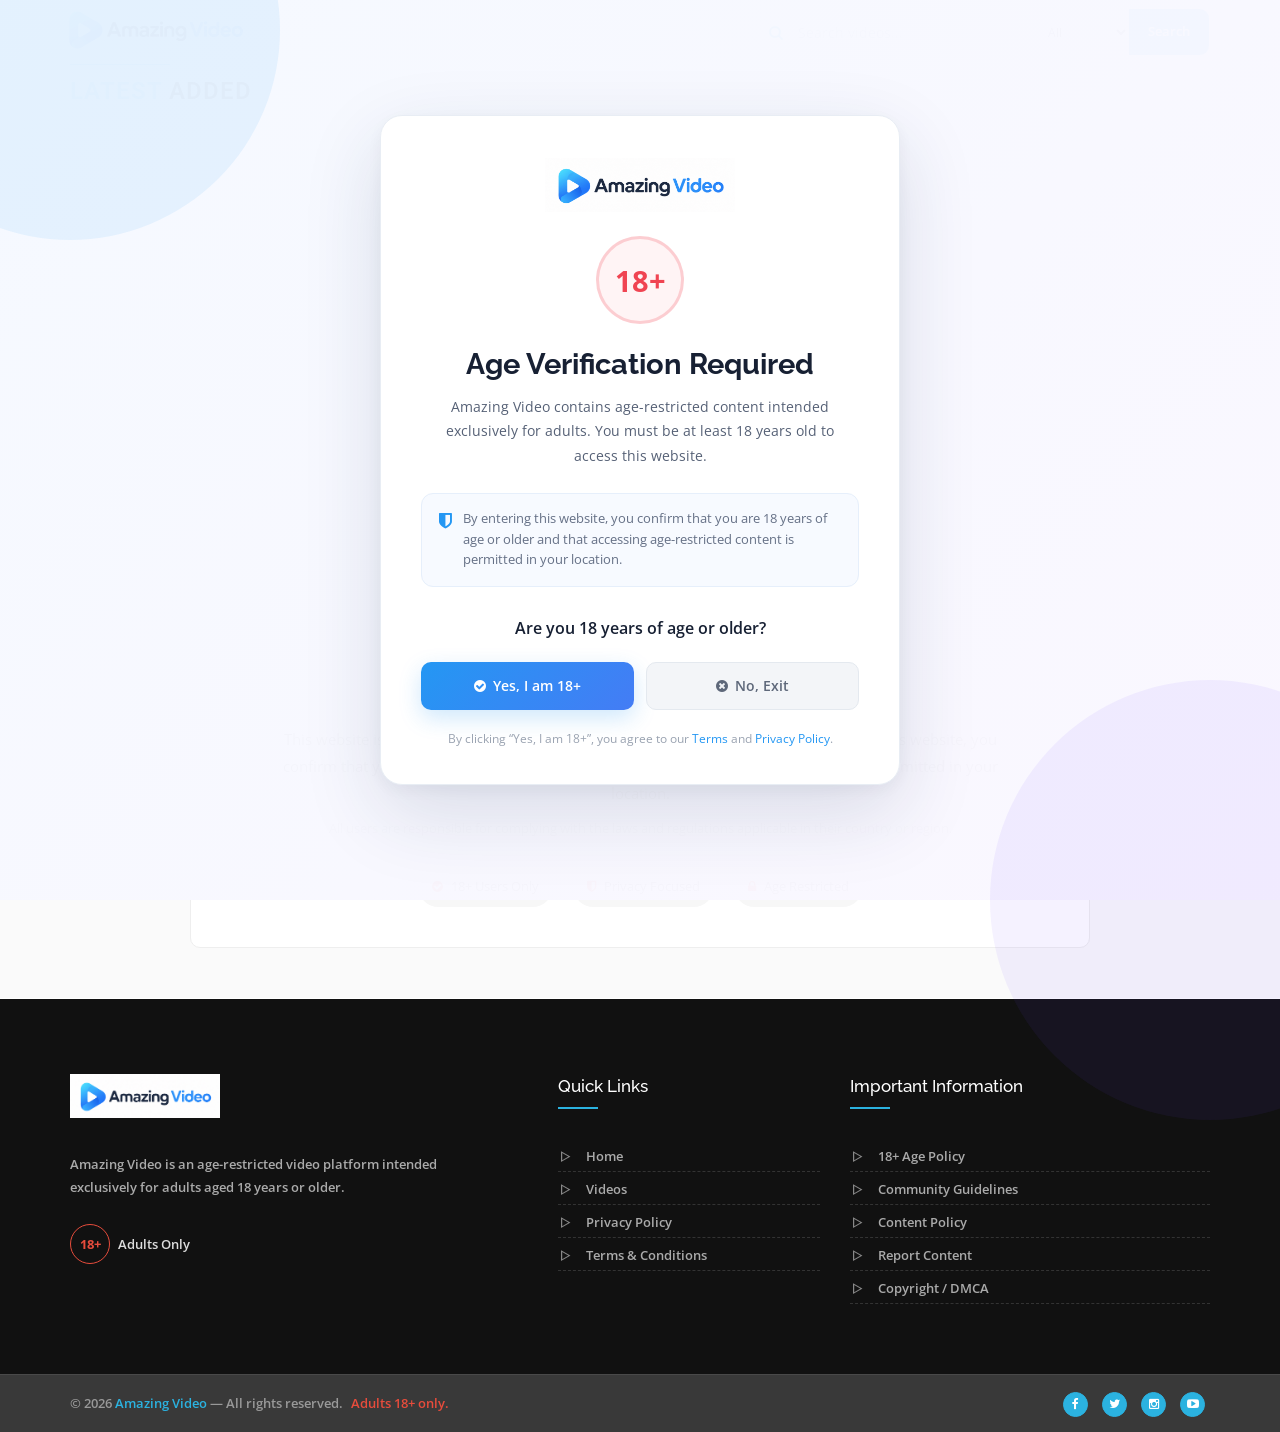
<file: index.html>
<!DOCTYPE html><html><head>
<meta charset="utf-8">
<title>Amazing Videos</title>
<!-- Stylesheets -->
<link href="css/bootstrap.css" rel="stylesheet">
<link href="css/revolution-slider.css" rel="stylesheet">
<link href="css/style.css" rel="stylesheet">
<!-- Responsive -->
<meta http-equiv="X-UA-Compatible" content="IE=edge">
<meta name="viewport" content="width=device-width, initial-scale=1.0, maximum-scale=1.0, user-scalable=0">
<link href="css/bootstrap-margin-padding.css" rel="stylesheet">
<link href="css/responsive.css" rel="stylesheet">
<meta name="juicyads-site-verification" content="38896667479472fd8d7a2a5f42752147">

</head>
<body>
<div class="page-wrapper">


    <!-- =====================================================
     AMAZING VIDEO - AGE VERIFICATION
====================================================== -->

<div id="avAgeOverlay" class="av-age-overlay">

    <div class="av-age-card">

        <!-- Logo -->
        <div class="av-age-logo">
            <img src="amazinglogo.png" alt="Amazing Video">
        </div>


        <!-- Age Badge -->
        <div class="av-18-circle">
            18+
        </div>


        <h2 class="av-age-title">
            Age Verification Required
        </h2>

        <p class="av-age-description">
            Amazing Video contains age-restricted content intended
            exclusively for adults. You must be at least 18 years old
            to access this website.
        </p>


        <!-- Information -->
        <div class="av-age-info">

            <i class="fa fa-shield"></i>

            <p>
                By entering this website, you confirm that you are
                18 years of age or older and that accessing
                age-restricted content is permitted in your location.
            </p>

        </div>


        <p class="av-age-question">
            Are you 18 years of age or older?
        </p>


        <!-- Buttons -->
        <div class="av-age-actions">

            <button
                type="button"
                id="avAgeYes"
                class="av-age-btn av-age-btn-yes"
            >
                <i class="fa fa-check-circle"></i>

                Yes, I am 18+
            </button>


            <button
                type="button"
                id="avAgeNo"
                class="av-age-btn av-age-btn-no"
            >
                <i class="fa fa-times-circle"></i>

                No, Exit
            </button>

        </div>


        <p class="av-age-terms">

            By clicking “Yes, I am 18+”, you agree to our

            <a href="terms.html">Terms</a>

            and

            <a href="privacy.html">Privacy Policy</a>.

        </p>

    </div>

</div>



<!-- =====================================================
     RESTRICTED ACCESS SCREEN
====================================================== -->

<div id="avRestrictedPage" class="av-restricted-page">

    <div class="av-restricted-card">

        <div class="av-restricted-icon">
            <i class="fa fa-lock"></i>
        </div>


        <h1>
            Access Restricted
        </h1>


        <p class="restricted-subtitle">
            You cannot access Amazing Video because this website
            is intended only for users who are 18 years of age or older.
        </p>


        <div class="av-restricted-info">

            <strong>Age Restricted Content</strong>

            <br>

            This website contains material intended exclusively
            for adults. Access is not permitted if you are
            under 18 years of age.

        </div>


        <button
            type="button"
            class="av-exit-btn"
            onclick="window.location.href='https://www.google.com';"
        >
            <i class="fa fa-sign-out"></i>
            Leave Website
        </button>


        <div class="av-restricted-brand">

            <img
                src="amazinglogo.png"
                alt="Amazing Video"
            >

            Adults Only • 18+

        </div>

    </div>

</div>

    
    <!-- Preloader -->
    <div class="preloader"></div>
    
    <!-- Main Header -->
    <header class="main-header">
        <div class="header-top">
        
            <div class="container">
                <div class="row clearfix">
                    <!--Logo-->
                    <div class="col-md-4 col-sm-4 col-xs-12 logo"><a href="index.html">
                        <img src="amazinglogo.png" alt="VideoForest" title="VideoForest"></a></div>
                    
                  <div class="col-lg-5 col-md-6 col-sm-8 col-xs-12 header-search-wrap pull-right">
<form class="amazing-search-form"
      id="amazingSearchForm">

    <div class="amazing-search-box">

        <span class="amazing-search-icon">
            <i class="fa fa-search"></i>
        </span>


        <input
            type="search"
            id="amazingSearchInput"
            class="amazing-search-input"
            placeholder="Search videos..."
            autocomplete="off"
            aria-label="Search videos"
        >


        <select
            id="amazingSearchType"
            class="amazing-search-type"
            aria-label="Search type"
        >

            <option value="all">
                All
            </option>

            <option value="video">
                Videos
            </option>

        </select>


        <button
            type="submit"
            class="amazing-search-btn"
            aria-label="Search"
        >
            Search
        </button>

    </div>


    <div
        id="amazingSearchStatus"
        class="amazing-search-status">
    </div>

</form>

</div>
                    
                </div>
            </div>
            
        </div>
      
    </header>
    <!--End Main Header -->



    <section class="gallery-section2 full-width pt-0">

    <div class="container">
    
    <div class="row">

        <div class="col-md-4">
          <script type="text/javascript" data-cfasync="false" async src="https://poweredby.jads.co/js/jads.js"></script>
<ins id="1126760" data-width="924" data-height="270"></ins>
<script type="text/javascript" data-cfasync="false" async>(adsbyjuicy = window.adsbyjuicy || []).push({'adzone':1126760});</script>
      
     
        
    </div>

        <div class="col-md-4">
               
         <script type="text/javascript" data-cfasync="false" async src="https://poweredby.jads.co/js/jads.js"></script>
<ins id="1126761" data-width="780" data-height="142"></ins>
<script type="text/javascript" data-cfasync="false" async>(adsbyjuicy = window.adsbyjuicy || []).push({'adzone':1126761});</script>
<!--JuicyAds END-->
        </div>

    </div>

    </section>

<!--Gallery Section-->
<!-- ==========================================
     LATEST VIDEOS
=========================================== -->
<section class="gallery-section full-width pt-0 pb-70">

    <div class="container">

        <!-- Heading -->
        <div class="row">
            <div class="col-md-12 section-title">

                <h3 class="title pull-left xs-pull-left mt-10 mt-sm-0 mb-xs-10">
                    <span class="color-theme">Latest</span> Added
                </h3>

                <div class="title-border mb-25"></div>

            </div>
        </div>


        <!-- Result Information -->
        <div class="row">
            <div class="col-md-12">

                <div
                    id="videoResultInfo"
                    class="av-result-info"
                    style="display:none;">
                </div>

            </div>
        </div>


        <!-- Loading -->
        <div
            id="videoLoading"
            class="av-video-state">

            <div class="av-loader"></div>

            <h4>Loading videos...</h4>

        </div>


        <!-- Error -->
        <div
            id="videoError"
            class="av-video-state"
            style="display:none;">

            <div class="av-state-icon av-state-error">
                <i class="fa fa-exclamation-triangle"></i>
            </div>

            <h4>Unable to load videos</h4>

            <p>Please try again.</p>

            <button
                type="button"
                id="videoRetryBtn"
                class="btn btn-thm">

                <i class="fa fa-refresh"></i>
                Retry

            </button>

        </div>


        <!-- No Results -->
        <div
            id="videoEmpty"
            class="av-video-state"
            style="display:none;">

            <div class="av-state-icon">
                <i class="fa fa-search"></i>
            </div>

            <h4>No videos found</h4>

            <p>Try another search.</p>

        </div>


        <!--
            IMPORTANT:
            Purana filter-list / mix classes nahi hain.
        -->
        <div
            id="videoGrid"
            class="row av-video-grid">
        </div>


        <!-- Load More -->
        <div
            id="videoLoadMoreWrap"
            class="row"
            style="display:none;">

            <div class="col-md-12 text-center">

                <button
                    type="button"
                    id="videoLoadMoreBtn"
                    class="btn btn-thm av-load-more">

                    <i class="pe-7s-refresh text-white"></i>

                    Load More

                </button>

            </div>

        </div>

    </div>

</section>

 
   <!-- 18+ Age Warning Section -->
<section class="age-warning-section pt-50 pb-50">
    <div class="container">
        <div class="row">
            <div class="col-md-10 col-md-offset-1 text-center">

                <div class="age-warning-box">
                    <div class="age-icon">18+</div>

                    <h2 class="age-title">
                        Adults Only – 18+ Content
                    </h2>

                    <p class="age-text">
                        This website is intended strictly for adults aged 18 years or older.
                        By continuing to use this website, you confirm that you are at least
                        18 years of age and that viewing age-restricted content is permitted
                        in your location.
                    </p>

                    <p class="age-subtext">
                        All users are responsible for complying with the laws and regulations
                        applicable in their country or region.
                    </p>

                    <div class="age-badges">
                        <span>
                            <i class="fa fa-check-circle"></i>
                            18+ Users Only
                        </span>

                        <span>
                            <i class="fa fa-shield"></i>
                            Privacy Focused
                        </span>

                        <span>
                            <i class="fa fa-lock"></i>
                            Age Restricted
                        </span>
                    </div>

                </div>

            </div>
        </div>
    </div>
</section>


      <section class="gallery-section2 full-width pt-0">

    <div class="container">
    
    <div class="row">

        <div class="col-md-4">
          <script type="text/javascript" data-cfasync="false" async src="https://poweredby.jads.co/js/jads.js"></script>
<ins id="1126760" data-width="924" data-height="270"></ins>
<script type="text/javascript" data-cfasync="false" async>(adsbyjuicy = window.adsbyjuicy || []).push({'adzone':1126760});</script>
      
     
        
    </div>

        <div class="col-md-4">
               
         <script type="text/javascript" data-cfasync="false" async src="https://poweredby.jads.co/js/jads.js"></script>
<ins id="1126761" data-width="780" data-height="142"></ins>
<script type="text/javascript" data-cfasync="false" async>(adsbyjuicy = window.adsbyjuicy || []).push({'adzone':1126761});</script>
<!--JuicyAds END-->
        </div>

    </div>

    </section>
    

<!-- Main Footer -->
<footer class="main-footer">

    <div class="footer-upper">
        <div class="container">
            <div class="row clearfix">

                <!-- Logo & About -->
                <div class="col-md-5 col-sm-12 col-xs-12">
                    <div class="footer-widget about-widget">

                        <a href="index.html" class="footer-logo " style="    margin-bottom: 17px ! IMPORTANT;
    display: block;">
                            <img src="amazinglogo.png" width="150" alt="Amazing Video">
                        </a>

                        <p class="footer-desc">
                            Amazing Video is an age-restricted video platform intended
                            exclusively for adults aged 18 years or older.
                        </p>

                        <div class="footer-age-notice">
                            <span class="footer-18">18+</span>
                            <span>Adults Only</span>
                        </div>

                    </div>
                </div>


                <!-- Quick Links -->
                <div class="col-md-3 col-sm-6 col-xs-6">
                    <div class="footer-widget links-widget">

                        <div class="widget-title">
                            <h3>Quick Links</h3>
                        </div>

                        <ul>
                            <li>
                                <a href="index.html">Home</a>
                            </li>

                            <li>
                                <a href="#videos">Videos</a>
                            </li>

                            <li>
                                <a href="privacy.html">Privacy Policy</a>
                            </li>

                            <li>
                                <a href="terms.html">Terms & Conditions</a>
                            </li>

                          
                        </ul>

                    </div>
                </div>


                <!-- Important Information -->
                <div class="col-md-4 col-sm-6 col-xs-6">
                    <div class="footer-widget links-widget">

                        <div class="widget-title">
                            <h3>Important Information</h3>
                        </div>

                        <ul>
                            <li>
                                <a href="age-policy.html">
                                    18+ Age Policy
                                </a>
                            </li>

                            <li>
                                <a href="community-guidelines.html">
                                    Community Guidelines
                                </a>
                            </li>

                            <li>
                                <a href="content-policy.html">
                                    Content Policy
                                </a>
                            </li>

                            <li>
                                <a href="report.html">
                                    Report Content
                                </a>
                            </li>

                            <li>
                                <a href="dmca.html">
                                    Copyright / DMCA
                                </a>
                            </li>
                        </ul>

                    </div>
                </div>

            </div>
        </div>
    </div>


    <!-- Footer Bottom -->
    <div class="footer-bottom">
        <div class="container">

            <div class="row">

                <div class="col-sm-8 col-xs-12 xs-text-center">

                    <p class="fs-13 mb-0">
                        © 2026
                        <a class="color-theme" href="index.html">
                            Amazing Video
                        </a>
                        — All rights reserved.
                        <span class="footer-small-warning">
                            Adults 18+ only.
                        </span>
                    </p>

                </div>


                <div class="col-sm-4 col-xs-12 xs-text-center">

                    <div class="footer-widget text-right xs-text-center mb-0">

                        <ul class="social-links icon-bg-theme list-inline">

                            <li>
                                <a href="#">
                                    <i class="fa fa-facebook"></i>
                                </a>
                            </li>

                            <li>
                                <a href="#">
                                    <i class="fa fa-twitter"></i>
                                </a>
                            </li>

                            <li>
                                <a href="#">
                                    <i class="fa fa-instagram"></i>
                                </a>
                            </li>

                            <li>
                                <a href="#">
                                    <i class="fa fa-youtube-play"></i>
                                </a>
                            </li>

                        </ul>

                    </div>

                </div>

            </div>

        </div>
    </div>

</footer>
    
</div>
<!--End pagewrapper-->

<!--Scroll to top-->
<div class="scroll-to-top"><span class="fa fa-arrow-up"></span></div>
<script src="js/check18plus.js"></script>
<script src="js/apicall.js"></script>


<script src="js/jquery.js"></script>
<script src="js/bootstrap.min.js"></script>
<script src="js/revolution.min.js"></script>
<!-- Bx slider -->
<script src="js/jquery.bxslider.min.js"></script>
<!-- MixIt UP JS -->
<script src="js/jquery.mixitup.min.js"></script> 

<!-- FancyBox -->
<script src="js/jquery.fancybox.pack.js"></script>
<script src="js/owl.carousel.min.js"></script>
<script src="js/jquery.plugin.min.js"></script>
<script src="js/jquery.datepick.min.js"></script>
<script src="js/wow.js"></script>
<script src="js/script.js"></script>


</body></html>
</file>
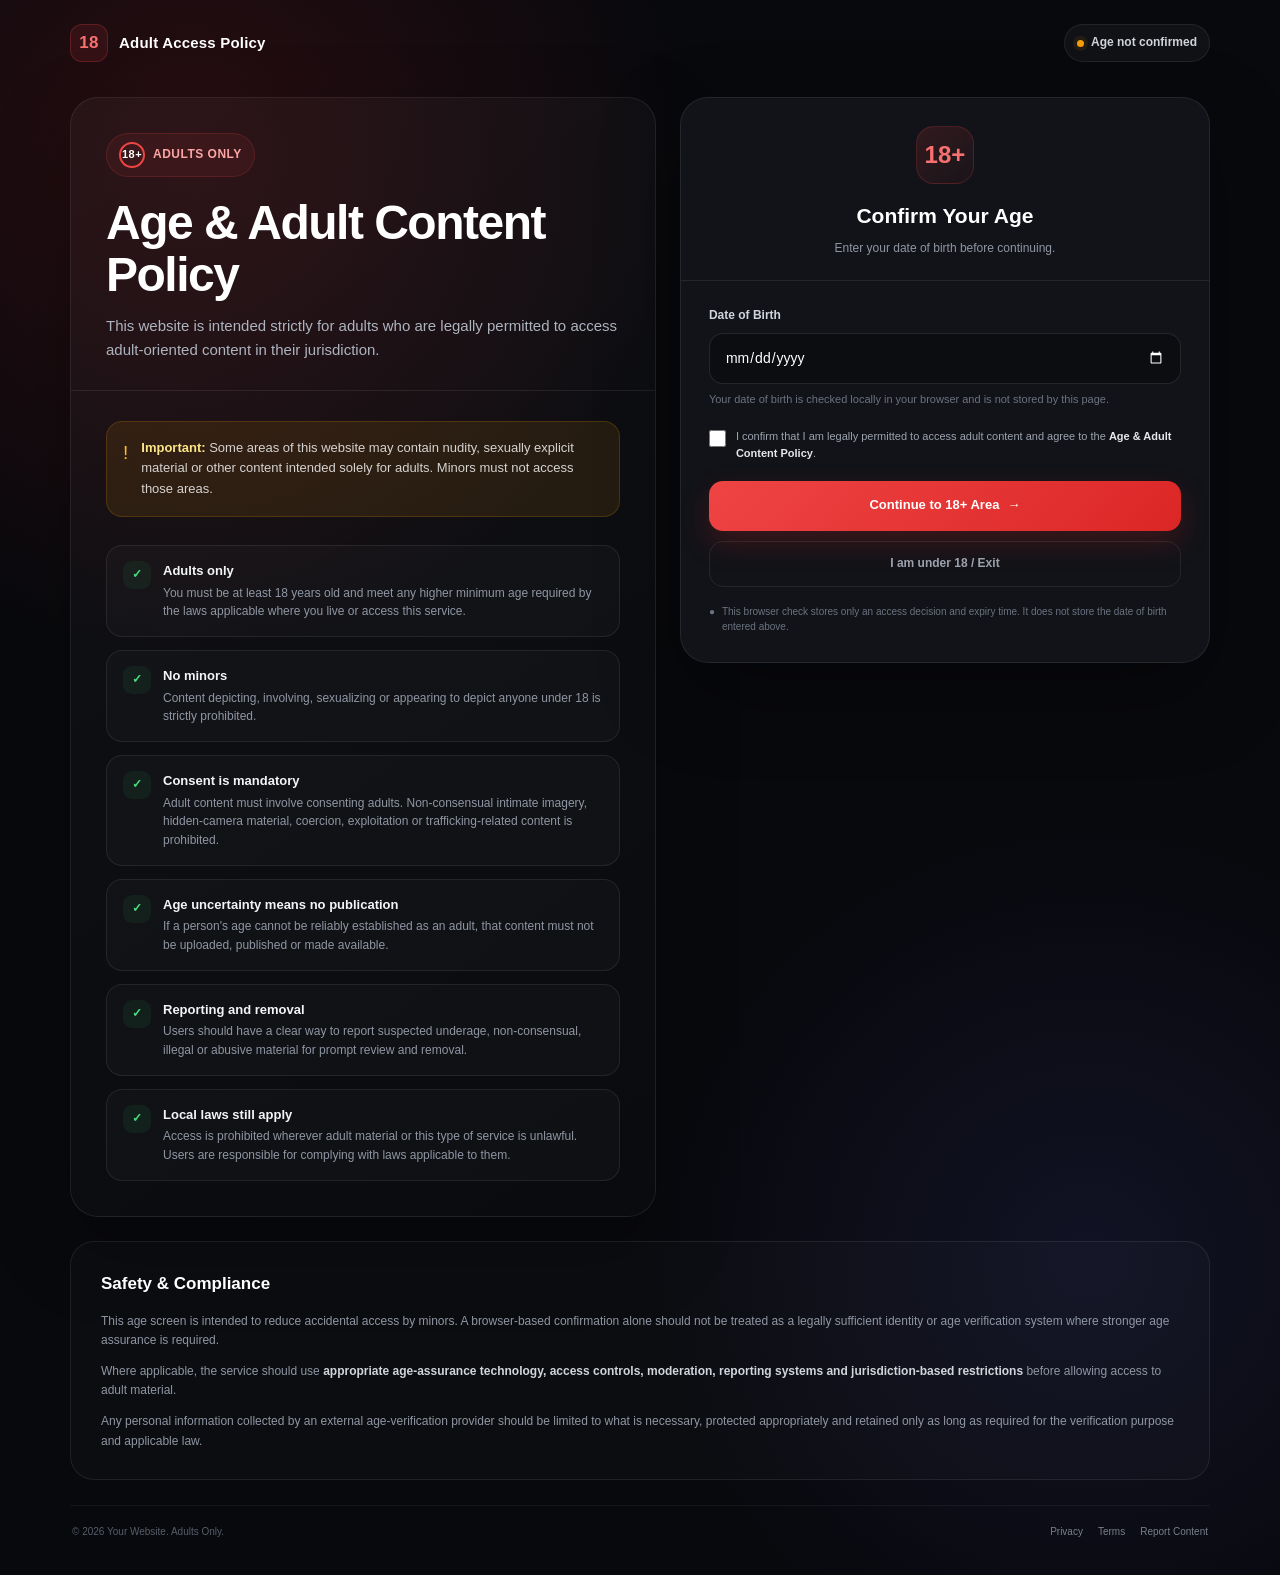
<file: age-policy.html>
<!DOCTYPE html>
<html lang="en">

<head>

    <meta charset="UTF-8">

    <meta
        name="viewport"
        content="width=device-width, initial-scale=1.0, viewport-fit=cover"
    >

    <meta
        name="robots"
        content="noarchive"
    >

    <meta
        name="referrer"
        content="strict-origin-when-cross-origin"
    >

    <title>Age Policy | 18+ Access</title>

    <style>

        /* ============================================================
           RESET
           ============================================================ */

        *,
        *::before,
        *::after {
            box-sizing: border-box;
        }

        html {
            scroll-behavior: smooth;
        }

        body {
            margin: 0;

            min-height: 100vh;

            font-family:
                Inter,
                -apple-system,
                BlinkMacSystemFont,
                "Segoe UI",
                Roboto,
                Helvetica,
                Arial,
                sans-serif;

            background:
                radial-gradient(
                    circle at 15% 10%,
                    rgba(220, 38, 38, 0.15),
                    transparent 28%
                ),
                radial-gradient(
                    circle at 85% 80%,
                    rgba(99, 102, 241, 0.10),
                    transparent 26%
                ),
                #08090d;

            color: #f8fafc;

            line-height: 1.6;
        }

        button,
        input {
            font: inherit;
        }

        button {
            -webkit-tap-highlight-color: transparent;
        }


        /* ============================================================
           VARIABLES
           ============================================================ */

        :root {

            --bg: #08090d;
            --card: #111318;
            --card-soft: #151820;

            --text: #f8fafc;
            --muted: #9ca3af;

            --line: rgba(255, 255, 255, 0.08);

            --danger: #ef4444;
            --danger-dark: #dc2626;
            --danger-soft: rgba(239, 68, 68, 0.10);

            --success: #22c55e;
            --success-soft: rgba(34, 197, 94, 0.10);

            --warning: #f59e0b;
            --warning-soft: rgba(245, 158, 11, 0.10);

            --white: #ffffff;
        }


        /* ============================================================
           PAGE
           ============================================================ */

        .page {
            width: 100%;

            max-width: 1180px;

            margin: 0 auto;

            padding:
                max(24px, env(safe-area-inset-top))
                20px
                max(35px, env(safe-area-inset-bottom));
        }


        /* ============================================================
           TOP BAR
           ============================================================ */

        .topbar {
            display: flex;

            align-items: center;
            justify-content: space-between;

            gap: 15px;

            margin-bottom: 35px;
        }

        .brand {
            display: flex;

            align-items: center;

            gap: 11px;

            color: #ffffff;

            font-size: 15px;
            font-weight: 800;

            letter-spacing: 0.2px;
        }

        .brand-icon {
            display: flex;

            align-items: center;
            justify-content: center;

            width: 38px;
            height: 38px;

            border: 1px solid rgba(239, 68, 68, 0.25);
            border-radius: 12px;

            background: var(--danger-soft);

            color: #f87171;

            font-size: 17px;
        }

        .age-badge {
            display: inline-flex;

            align-items: center;

            gap: 7px;

            padding: 8px 12px;

            border: 1px solid rgba(255, 255, 255, 0.08);
            border-radius: 999px;

            background: rgba(255, 255, 255, 0.04);

            color: #d1d5db;

            font-size: 12px;
            font-weight: 700;
        }

        .age-badge-dot {
            width: 7px;
            height: 7px;

            border-radius: 50%;

            background: var(--warning);

            box-shadow:
                0 0 0 4px rgba(245, 158, 11, 0.08);
        }

        .age-badge.is-approved {
            border-color: rgba(34, 197, 94, 0.20);

            background: var(--success-soft);

            color: #86efac;
        }

        .age-badge.is-approved .age-badge-dot {
            background: var(--success);

            box-shadow:
                0 0 0 4px rgba(34, 197, 94, 0.08);
        }

        .age-badge.is-blocked {
            border-color: rgba(239, 68, 68, 0.20);

            background: var(--danger-soft);

            color: #fca5a5;
        }

        .age-badge.is-blocked .age-badge-dot {
            background: var(--danger);

            box-shadow:
                0 0 0 4px rgba(239, 68, 68, 0.08);
        }


        /* ============================================================
           HERO GRID
           ============================================================ */

        .hero-grid {
            display: grid;

            grid-template-columns:
                minmax(0, 1.05fr)
                minmax(380px, 0.95fr);

            gap: 24px;

            align-items: start;
        }


        /* ============================================================
           POLICY
           ============================================================ */

        .policy-card {
            overflow: hidden;

            border: 1px solid var(--line);
            border-radius: 28px;

            background:
                linear-gradient(
                    145deg,
                    rgba(255, 255, 255, 0.035),
                    rgba(255, 255, 255, 0.01)
                );

            box-shadow:
                0 30px 80px rgba(0, 0, 0, 0.25);
        }

        .policy-hero {
            padding: 35px 35px 28px;

            border-bottom: 1px solid var(--line);
        }

        .adult-mark {
            display: inline-flex;

            align-items: center;

            gap: 8px;

            margin-bottom: 20px;

            padding: 8px 12px;

            border: 1px solid rgba(239, 68, 68, 0.18);
            border-radius: 999px;

            background: rgba(239, 68, 68, 0.08);

            color: #fca5a5;

            font-size: 12px;
            font-weight: 800;

            letter-spacing: 0.5px;

            text-transform: uppercase;
        }

        .adult-circle {
            display: inline-flex;

            align-items: center;
            justify-content: center;

            width: 26px;
            height: 26px;

            border: 2px solid #ef4444;
            border-radius: 50%;

            color: #ffffff;

            font-size: 11px;
            font-weight: 900;
        }

        .policy-title {
            max-width: 720px;

            margin: 0 0 13px;

            color: #ffffff;

            font-size: clamp(29px, 4vw, 48px);
            font-weight: 850;

            line-height: 1.08;

            letter-spacing: -1.5px;
        }

        .policy-description {
            max-width: 720px;

            margin: 0;

            color: #aeb4bf;

            font-size: 15px;
        }


        /* ============================================================
           POLICY CONTENT
           ============================================================ */

        .policy-content {
            padding: 30px 35px 35px;
        }

        .notice {
            display: flex;

            gap: 13px;

            margin-bottom: 28px;

            padding: 16px;

            border: 1px solid rgba(245, 158, 11, 0.18);
            border-radius: 16px;

            background: var(--warning-soft);
        }

        .notice-icon {
            flex-shrink: 0;

            color: #fbbf24;

            font-size: 19px;
        }

        .notice-text {
            color: #d6d3d1;

            font-size: 13px;
        }

        .notice-text strong {
            color: #fde68a;
        }

        .rules {
            display: grid;

            gap: 13px;
        }

        .rule {
            display: flex;

            gap: 12px;

            padding: 15px 16px;

            border: 1px solid var(--line);
            border-radius: 16px;

            background: rgba(255, 255, 255, 0.022);
        }

        .rule-icon {
            display: flex;

            align-items: center;
            justify-content: center;

            width: 28px;
            height: 28px;

            flex-shrink: 0;

            border-radius: 9px;

            background: rgba(34, 197, 94, 0.08);

            color: #4ade80;

            font-size: 12px;
            font-weight: 900;
        }

        .rule-title {
            margin-bottom: 2px;

            color: #f3f4f6;

            font-size: 13px;
            font-weight: 800;
        }

        .rule-description {
            color: #8f96a3;

            font-size: 12px;

            line-height: 1.55;
        }


        /* ============================================================
           AGE CHECK CARD
           ============================================================ */

        .verify-card {
            position: sticky;

            top: 22px;

            overflow: hidden;

            border: 1px solid var(--line);
            border-radius: 28px;

            background: #111318;

            box-shadow:
                0 30px 80px rgba(0, 0, 0, 0.35);
        }

        .verify-top {
            padding: 28px 28px 22px;

            border-bottom: 1px solid var(--line);

            text-align: center;
        }

        .verify-lock {
            display: flex;

            align-items: center;
            justify-content: center;

            width: 58px;
            height: 58px;

            margin: 0 auto 15px;

            border: 1px solid rgba(239, 68, 68, 0.20);
            border-radius: 18px;

            background:
                linear-gradient(
                    145deg,
                    rgba(239, 68, 68, 0.15),
                    rgba(239, 68, 68, 0.04)
                );

            color: #f87171;

            font-size: 24px;
            font-weight: 900;
        }

        .verify-title {
            margin: 0 0 6px;

            color: #ffffff;

            font-size: 21px;
            font-weight: 850;
        }

        .verify-subtitle {
            margin: 0;

            color: #8f96a3;

            font-size: 12px;
        }

        .verify-body {
            padding: 25px 28px 28px;
        }

        .field-label {
            display: block;

            margin-bottom: 8px;

            color: #d1d5db;

            font-size: 12px;
            font-weight: 750;
        }

        .date-input {
            width: 100%;
            min-height: 51px;

            padding: 0 15px;

            border: 1px solid rgba(255, 255, 255, 0.10);
            border-radius: 14px;

            outline: none;

            background: #0b0d11;

            color: #ffffff;

            color-scheme: dark;

            font-size: 14px;

            transition: 0.2s ease;
        }

        .date-input:focus {
            border-color: rgba(239, 68, 68, 0.55);

            box-shadow:
                0 0 0 4px rgba(239, 68, 68, 0.08);
        }

        .field-help {
            margin-top: 7px;

            color: #6b7280;

            font-size: 11px;
        }


        /* ============================================================
           CONSENT
           ============================================================ */

        .consent {
            display: flex;

            align-items: flex-start;

            gap: 10px;

            margin: 19px 0;
        }

        .consent input {
            width: 17px;
            height: 17px;

            margin: 2px 0 0;

            flex-shrink: 0;

            accent-color: #dc2626;
        }

        .consent label {
            color: #9ca3af;

            font-size: 11px;

            line-height: 1.55;

            cursor: pointer;
        }

        .consent strong {
            color: #e5e7eb;
        }


        /* ============================================================
           ERROR
           ============================================================ */

        .form-message {
            display: none;

            margin-bottom: 15px;

            padding: 11px 13px;

            border-radius: 12px;

            font-size: 11px;
            font-weight: 650;

            line-height: 1.45;
        }

        .form-message.show {
            display: block;
        }

        .form-message.error {
            border: 1px solid rgba(239, 68, 68, 0.20);

            background: var(--danger-soft);

            color: #fca5a5;
        }

        .form-message.success {
            border: 1px solid rgba(34, 197, 94, 0.20);

            background: var(--success-soft);

            color: #86efac;
        }


        /* ============================================================
           BUTTONS
           ============================================================ */

        .continue-btn {
            display: flex;

            align-items: center;
            justify-content: center;

            gap: 8px;

            width: 100%;
            min-height: 50px;

            padding: 10px 18px;

            border: 0;
            border-radius: 14px;

            background:
                linear-gradient(
                    135deg,
                    #ef4444,
                    #dc2626
                );

            color: #ffffff;

            font-size: 13px;
            font-weight: 850;

            cursor: pointer;

            box-shadow:
                0 12px 30px rgba(220, 38, 38, 0.22);

            transition:
                transform 0.2s ease,
                opacity 0.2s ease;
        }

        .continue-btn:hover {
            transform: translateY(-1px);
        }

        .continue-btn:active {
            transform: translateY(0);
        }

        .continue-btn:disabled {
            cursor: not-allowed;

            opacity: 0.65;

            transform: none;
        }

        .exit-btn {
            display: flex;

            align-items: center;
            justify-content: center;

            width: 100%;
            min-height: 46px;

            margin-top: 10px;

            padding: 10px 16px;

            border: 1px solid var(--line);
            border-radius: 14px;

            background: transparent;

            color: #9ca3af;

            font-size: 12px;
            font-weight: 750;

            cursor: pointer;

            transition: 0.2s ease;
        }

        .exit-btn:hover {
            background: rgba(255, 255, 255, 0.035);

            color: #ffffff;
        }

        .privacy-note {
            display: flex;

            align-items: flex-start;

            gap: 7px;

            margin-top: 17px;

            color: #6b7280;

            font-size: 10px;

            line-height: 1.5;
        }


        /* ============================================================
           ADDITIONAL POLICY
           ============================================================ */

        .extra-policy {
            margin-top: 24px;

            padding: 28px 30px;

            border: 1px solid var(--line);
            border-radius: 24px;

            background: rgba(255, 255, 255, 0.018);
        }

        .extra-title {
            margin: 0 0 15px;

            color: #ffffff;

            font-size: 17px;
            font-weight: 800;
        }

        .extra-policy p {
            margin: 0 0 12px;

            color: #8f96a3;

            font-size: 12px;
        }

        .extra-policy p:last-child {
            margin-bottom: 0;
        }

        .policy-highlight {
            color: #d1d5db;

            font-weight: 700;
        }


        /* ============================================================
           FOOTER
           ============================================================ */

        .footer {
            display: flex;

            align-items: center;
            justify-content: space-between;

            gap: 15px;

            margin-top: 25px;

            padding: 18px 2px 0;

            border-top: 1px solid rgba(255, 255, 255, 0.05);

            color: #575e6a;

            font-size: 10px;
        }

        .footer-links {
            display: flex;

            gap: 15px;

            flex-wrap: wrap;
        }

        .footer a {
            color: #787f8b;

            text-decoration: none;
        }

        .footer a:hover {
            color: #ffffff;
        }


        /* ============================================================
           RESPONSIVE
           ============================================================ */

        @media (max-width: 900px) {

            .hero-grid {
                grid-template-columns: 1fr;
            }

            .verify-card {
                position: static;

                order: -1;
            }

        }


        @media (max-width: 575px) {

            .page {
                padding-left: 14px;
                padding-right: 14px;
            }

            .topbar {
                margin-bottom: 22px;
            }

            .brand {
                font-size: 13px;
            }

            .age-badge {
                padding: 7px 9px;

                font-size: 10px;
            }

            .policy-card,
            .verify-card {
                border-radius: 20px;
            }

            .policy-hero {
                padding: 25px 20px 22px;
            }

            .policy-content {
                padding: 22px 20px 25px;
            }

            .policy-title {
                font-size: 30px;

                letter-spacing: -0.8px;
            }

            .policy-description {
                font-size: 13px;
            }

            .verify-top {
                padding: 23px 20px 18px;
            }

            .verify-body {
                padding: 21px 20px 23px;
            }

            .extra-policy {
                padding: 22px 20px;

                border-radius: 20px;
            }

            .footer {
                align-items: flex-start;
                flex-direction: column;
            }

        }

    </style>

</head>


<body>

    <main class="page">


        <!-- ==========================================================
             TOP
             ========================================================== -->

        <header class="topbar">

            <div class="brand">

                <span class="brand-icon">
                    18
                </span>

                <span>
                    Adult Access Policy
                </span>

            </div>


            <div
                class="age-badge"
                id="accessStatus"
            >

                <span class="age-badge-dot"></span>

                <span id="accessStatusText">
                    Age not confirmed
                </span>

            </div>

        </header>



        <section class="hero-grid">


            <!-- ======================================================
                 LEFT POLICY
                 ====================================================== -->

            <article class="policy-card">


                <div class="policy-hero">


                    <div class="adult-mark">

                        <span class="adult-circle">
                            18+
                        </span>

                        Adults Only

                    </div>


                    <h1 class="policy-title">
                        Age & Adult Content Policy
                    </h1>


                    <p class="policy-description">

                        This website is intended strictly for adults who
                        are legally permitted to access adult-oriented
                        content in their jurisdiction.

                    </p>


                </div>


                <div class="policy-content">


                    <div class="notice">


                        <div class="notice-icon">
                            !
                        </div>


                        <div class="notice-text">

                            <strong>
                                Important:
                            </strong>

                            Some areas of this website may contain nudity,
                            sexually explicit material or other content
                            intended solely for adults. Minors must not
                            access those areas.

                        </div>


                    </div>


                    <div class="rules">


                        <!-- Rule -->

                        <div class="rule">

                            <div class="rule-icon">
                                ✓
                            </div>

                            <div>

                                <div class="rule-title">
                                    Adults only
                                </div>

                                <div class="rule-description">

                                    You must be at least 18 years old and
                                    meet any higher minimum age required
                                    by the laws applicable where you live
                                    or access this service.

                                </div>

                            </div>

                        </div>


                        <!-- Rule -->

                        <div class="rule">

                            <div class="rule-icon">
                                ✓
                            </div>

                            <div>

                                <div class="rule-title">
                                    No minors
                                </div>

                                <div class="rule-description">

                                    Content depicting, involving, sexualizing
                                    or appearing to depict anyone under 18
                                    is strictly prohibited.

                                </div>

                            </div>

                        </div>


                        <!-- Rule -->

                        <div class="rule">

                            <div class="rule-icon">
                                ✓
                            </div>

                            <div>

                                <div class="rule-title">
                                    Consent is mandatory
                                </div>

                                <div class="rule-description">

                                    Adult content must involve consenting
                                    adults. Non-consensual intimate imagery,
                                    hidden-camera material, coercion,
                                    exploitation or trafficking-related
                                    content is prohibited.

                                </div>

                            </div>

                        </div>


                        <!-- Rule -->

                        <div class="rule">

                            <div class="rule-icon">
                                ✓
                            </div>

                            <div>

                                <div class="rule-title">
                                    Age uncertainty means no publication
                                </div>

                                <div class="rule-description">

                                    If a person's age cannot be reliably
                                    established as an adult, that content
                                    must not be uploaded, published or made
                                    available.

                                </div>

                            </div>

                        </div>


                        <!-- Rule -->

                        <div class="rule">

                            <div class="rule-icon">
                                ✓
                            </div>

                            <div>

                                <div class="rule-title">
                                    Reporting and removal
                                </div>

                                <div class="rule-description">

                                    Users should have a clear way to report
                                    suspected underage, non-consensual,
                                    illegal or abusive material for prompt
                                    review and removal.

                                </div>

                            </div>

                        </div>


                        <!-- Rule -->

                        <div class="rule">

                            <div class="rule-icon">
                                ✓
                            </div>

                            <div>

                                <div class="rule-title">
                                    Local laws still apply
                                </div>

                                <div class="rule-description">

                                    Access is prohibited wherever adult
                                    material or this type of service is
                                    unlawful. Users are responsible for
                                    complying with laws applicable to them.

                                </div>

                            </div>

                        </div>


                    </div>


                </div>


            </article>



            <!-- ======================================================
                 RIGHT AGE CHECK
                 ====================================================== -->

            <aside class="verify-card">


                <div class="verify-top">


                    <div class="verify-lock">
                        18+
                    </div>


                    <h2 class="verify-title">
                        Confirm Your Age
                    </h2>


                    <p class="verify-subtitle">

                        Enter your date of birth before continuing.

                    </p>


                </div>


                <div class="verify-body">


                    <form
                        id="ageForm"
                        novalidate
                    >


                        <label
                            for="dateOfBirth"
                            class="field-label"
                        >
                            Date of Birth
                        </label>


                        <input
                            type="date"
                            id="dateOfBirth"
                            class="date-input"
                            autocomplete="bday"
                            required
                        >


                        <div class="field-help">

                            Your date of birth is checked locally in your
                            browser and is not stored by this page.

                        </div>


                        <div class="consent">


                            <input
                                type="checkbox"
                                id="adultConsent"
                            >


                            <label for="adultConsent">

                                I confirm that I am legally permitted to
                                access adult content and agree to the
                                <strong>Age & Adult Content Policy</strong>.

                            </label>


                        </div>


                        <div
                            id="formMessage"
                            class="form-message"
                            role="alert"
                            aria-live="polite"
                        ></div>


                        <button
                            type="submit"
                            class="continue-btn"
                            id="continueButton"
                        >

                            Continue to 18+ Area

                            <span>
                                →
                            </span>

                        </button>


                        <button
                            type="button"
                            class="exit-btn"
                            id="exitButton"
                        >
                            I am under 18 / Exit
                        </button>


                        <div class="privacy-note">

                            <span>
                                ●
                            </span>

                            <span>

                                This browser check stores only an access
                                decision and expiry time. It does not store
                                the date of birth entered above.

                            </span>

                        </div>


                    </form>


                </div>


            </aside>


        </section>



        <!-- ==========================================================
             ADDITIONAL POLICY
             ========================================================== -->

        <section class="extra-policy">


            <h2 class="extra-title">
                Safety & Compliance
            </h2>


            <p>

                This age screen is intended to reduce accidental access
                by minors. A browser-based confirmation alone should not
                be treated as a legally sufficient identity or age
                verification system where stronger age assurance is
                required.

            </p>


            <p>

                Where applicable, the service should use
                <span class="policy-highlight">
                    appropriate age-assurance technology,
                    access controls, moderation, reporting systems and
                    jurisdiction-based restrictions
                </span>
                before allowing access to adult material.

            </p>


            <p>

                Any personal information collected by an external
                age-verification provider should be limited to what is
                necessary, protected appropriately and retained only
                as long as required for the verification purpose and
                applicable law.

            </p>


        </section>



        <!-- ==========================================================
             FOOTER
             ========================================================== -->

        <footer class="footer">


            <div>

                © <span id="currentYear"></span>
                Your Website. Adults Only.

            </div>


            <div class="footer-links">

                <a href="privacy-policy.html">
                    Privacy
                </a>

                <a href="terms.html">
                    Terms
                </a>

                <a href="report.html">
                    Report Content
                </a>

            </div>


        </footer>


    </main>



    <script>

        /*
        |--------------------------------------------------------------------------
        | Configuration
        |--------------------------------------------------------------------------
        |
        | HOME_URL:
        | Successful 18+ verification ke baad user yaha jayega.
        |
        | RESTRICTED_URL:
        | Under 18 / Exit user yaha jayega.
        |
        */

        const AGE_GATE_CONFIG = {

            storageKey: 'adult_access_v1',

            minimumAge: 18,

            policyVersion: '1.0',

            acceptedDays: 30,

            homeUrl: 'index.html',

            restrictedUrl: 'restricted.html'

        };


        /*
        |--------------------------------------------------------------------------
        | Elements
        |--------------------------------------------------------------------------
        */

        const ageForm =
            document.getElementById('ageForm');

        const dateOfBirth =
            document.getElementById('dateOfBirth');

        const adultConsent =
            document.getElementById('adultConsent');

        const continueButton =
            document.getElementById('continueButton');

        const exitButton =
            document.getElementById('exitButton');

        const formMessage =
            document.getElementById('formMessage');

        const accessStatus =
            document.getElementById('accessStatus');

        const accessStatusText =
            document.getElementById('accessStatusText');


        /*
        |--------------------------------------------------------------------------
        | Current Year
        |--------------------------------------------------------------------------
        */

        document.getElementById(
            'currentYear'
        ).textContent = new Date().getFullYear();


        /*
        |--------------------------------------------------------------------------
        | Maximum DOB
        |--------------------------------------------------------------------------
        |
        | Future date select nahi hogi.
        |
        */

        function setMaximumDate() {

            const today = new Date();

            const year =
                today.getFullYear();

            const month =
                String(
                    today.getMonth() + 1
                ).padStart(2, '0');

            const day =
                String(
                    today.getDate()
                ).padStart(2, '0');

            dateOfBirth.max =
                year + '-' + month + '-' + day;

        }


        /*
        |--------------------------------------------------------------------------
        | Exact Age Calculation
        |--------------------------------------------------------------------------
        */

        function calculateAge(dateString) {

            if (!dateString) {
                return null;
            }

            const parts =
                dateString.split('-');

            if (parts.length !== 3) {
                return null;
            }

            const birthYear =
                Number(parts[0]);

            const birthMonth =
                Number(parts[1]);

            const birthDay =
                Number(parts[2]);


            if (
                !birthYear ||
                !birthMonth ||
                !birthDay
            ) {
                return null;
            }


            const today =
                new Date();


            let age =
                today.getFullYear() -
                birthYear;


            const currentMonth =
                today.getMonth() + 1;

            const currentDay =
                today.getDate();


            if (
                currentMonth < birthMonth ||
                (
                    currentMonth === birthMonth &&
                    currentDay < birthDay
                )
            ) {

                age--;

            }


            return age;

        }


        /*
        |--------------------------------------------------------------------------
        | Show Message
        |--------------------------------------------------------------------------
        */

        function showMessage(
            message,
            type
        ) {

            formMessage.textContent =
                message;

            formMessage.className =
                'form-message show ' + type;

        }


        /*
        |--------------------------------------------------------------------------
        | Clear Message
        |--------------------------------------------------------------------------
        */

        function clearMessage() {

            formMessage.textContent = '';

            formMessage.className =
                'form-message';

        }


        /*
        |--------------------------------------------------------------------------
        | Store Decision Safely
        |--------------------------------------------------------------------------
        |
        | DOB save NAHI hoti.
        |
        */

        function storeDecision(status) {

            const now =
                new Date();


            const record = {

                status: status,

                confirmedAt:
                    now.toISOString(),

                policyVersion:
                    AGE_GATE_CONFIG.policyVersion

            };


            /*
             * Accepted access expiry.
             */
            if (status === 'accepted') {

                const expiry =
                    new Date(
                        now.getTime() +
                        (
                            AGE_GATE_CONFIG.acceptedDays *
                            24 *
                            60 *
                            60 *
                            1000
                        )
                    );

                record.expiresAt =
                    expiry.toISOString();

            }


            try {

                localStorage.setItem(
                    AGE_GATE_CONFIG.storageKey,
                    JSON.stringify(record)
                );

                return true;

            } catch (error) {

                /*
                 * Browser private mode/storage disabled case.
                 */
                console.warn(
                    'Age preference could not be stored.',
                    error
                );

                return false;

            }

        }


        /*
        |--------------------------------------------------------------------------
        | Read Decision
        |--------------------------------------------------------------------------
        */

        function getStoredDecision() {

            try {

                const raw =
                    localStorage.getItem(
                        AGE_GATE_CONFIG.storageKey
                    );


                if (!raw) {
                    return null;
                }


                const data =
                    JSON.parse(raw);


                if (
                    !data ||
                    !data.status
                ) {
                    return null;
                }


                /*
                 * Accepted state expired.
                 */
                if (
                    data.status === 'accepted' &&
                    data.expiresAt
                ) {

                    const expiry =
                        new Date(
                            data.expiresAt
                        ).getTime();


                    if (
                        !Number.isFinite(expiry) ||
                        Date.now() > expiry
                    ) {

                        localStorage.removeItem(
                            AGE_GATE_CONFIG.storageKey
                        );

                        return null;

                    }

                }


                return data;

            } catch (error) {

                /*
                 * Invalid/corrupt localStorage value remove.
                 */

                try {

                    localStorage.removeItem(
                        AGE_GATE_CONFIG.storageKey
                    );

                } catch (removeError) {
                    // Ignore.
                }


                return null;

            }

        }


        /*
        |--------------------------------------------------------------------------
        | Update Status UI
        |--------------------------------------------------------------------------
        */

        function updateStatus() {

            const decision =
                getStoredDecision();


            accessStatus.classList.remove(
                'is-approved',
                'is-blocked'
            );


            if (
                decision &&
                decision.status === 'accepted'
            ) {

                accessStatus.classList.add(
                    'is-approved'
                );

                accessStatusText.textContent =
                    '18+ access confirmed';

                return;

            }


            if (
                decision &&
                decision.status === 'denied'
            ) {

                accessStatus.classList.add(
                    'is-blocked'
                );

                accessStatusText.textContent =
                    'Access blocked';

                return;

            }


            accessStatusText.textContent =
                'Age not confirmed';

        }


        /*
        |--------------------------------------------------------------------------
        | Deny Access
        |--------------------------------------------------------------------------
        */

        function denyAccess() {

            /*
             * Denied state save.
             */
            storeDecision(
                'denied'
            );


            /*
             * History replace use kiya hai so Back button se
             * accidentally protected page par return na kare.
             */
            window.location.replace(
                AGE_GATE_CONFIG.restrictedUrl
            );

        }


        /*
        |--------------------------------------------------------------------------
        | Form Submit
        |--------------------------------------------------------------------------
        */

        ageForm.addEventListener(
            'submit',
            function (event) {

                event.preventDefault();

                clearMessage();


                /*
                 * DOB required.
                 */
                if (!dateOfBirth.value) {

                    showMessage(
                        'Please enter your date of birth.',
                        'error'
                    );

                    dateOfBirth.focus();

                    return;

                }


                const age =
                    calculateAge(
                        dateOfBirth.value
                    );


                /*
                 * Invalid date.
                 */
                if (
                    age === null ||
                    age < 0 ||
                    age > 120
                ) {

                    showMessage(
                        'Please enter a valid date of birth.',
                        'error'
                    );

                    return;

                }


                /*
                 * Under 18
                 */
                if (
                    age <
                    AGE_GATE_CONFIG.minimumAge
                ) {

                    /*
                     * DOB itself save nahi hogi.
                     */
                    denyAccess();

                    return;

                }


                /*
                 * Policy consent required.
                 */
                if (!adultConsent.checked) {

                    showMessage(
                        'Please confirm the adult access policy before continuing.',
                        'error'
                    );

                    adultConsent.focus();

                    return;

                }


                /*
                 * Disable button to prevent double submit.
                 */
                continueButton.disabled = true;

                continueButton.textContent =
                    'Access Confirmed';


                /*
                 * Store accepted state.
                 */
                storeDecision(
                    'accepted'
                );


                showMessage(
                    'Age confirmation successful. Redirecting...',
                    'success'
                );


                /*
                 * Redirect.
                 */
                window.setTimeout(
                    function () {

                        window.location.replace(
                            AGE_GATE_CONFIG.homeUrl
                        );

                    },
                    250
                );

            }
        );


        /*
        |--------------------------------------------------------------------------
        | Under 18 / Exit Button
        |--------------------------------------------------------------------------
        */

        exitButton.addEventListener(
            'click',
            function () {

                denyAccess();

            }
        );


        /*
        |--------------------------------------------------------------------------
        | Input Changes
        |--------------------------------------------------------------------------
        */

        dateOfBirth.addEventListener(
            'change',
            clearMessage
        );

        adultConsent.addEventListener(
            'change',
            clearMessage
        );


        /*
        |--------------------------------------------------------------------------
        | Page Init
        |--------------------------------------------------------------------------
        */

        setMaximumDate();

        updateStatus();

    </script>

</body>

</html>
</file>
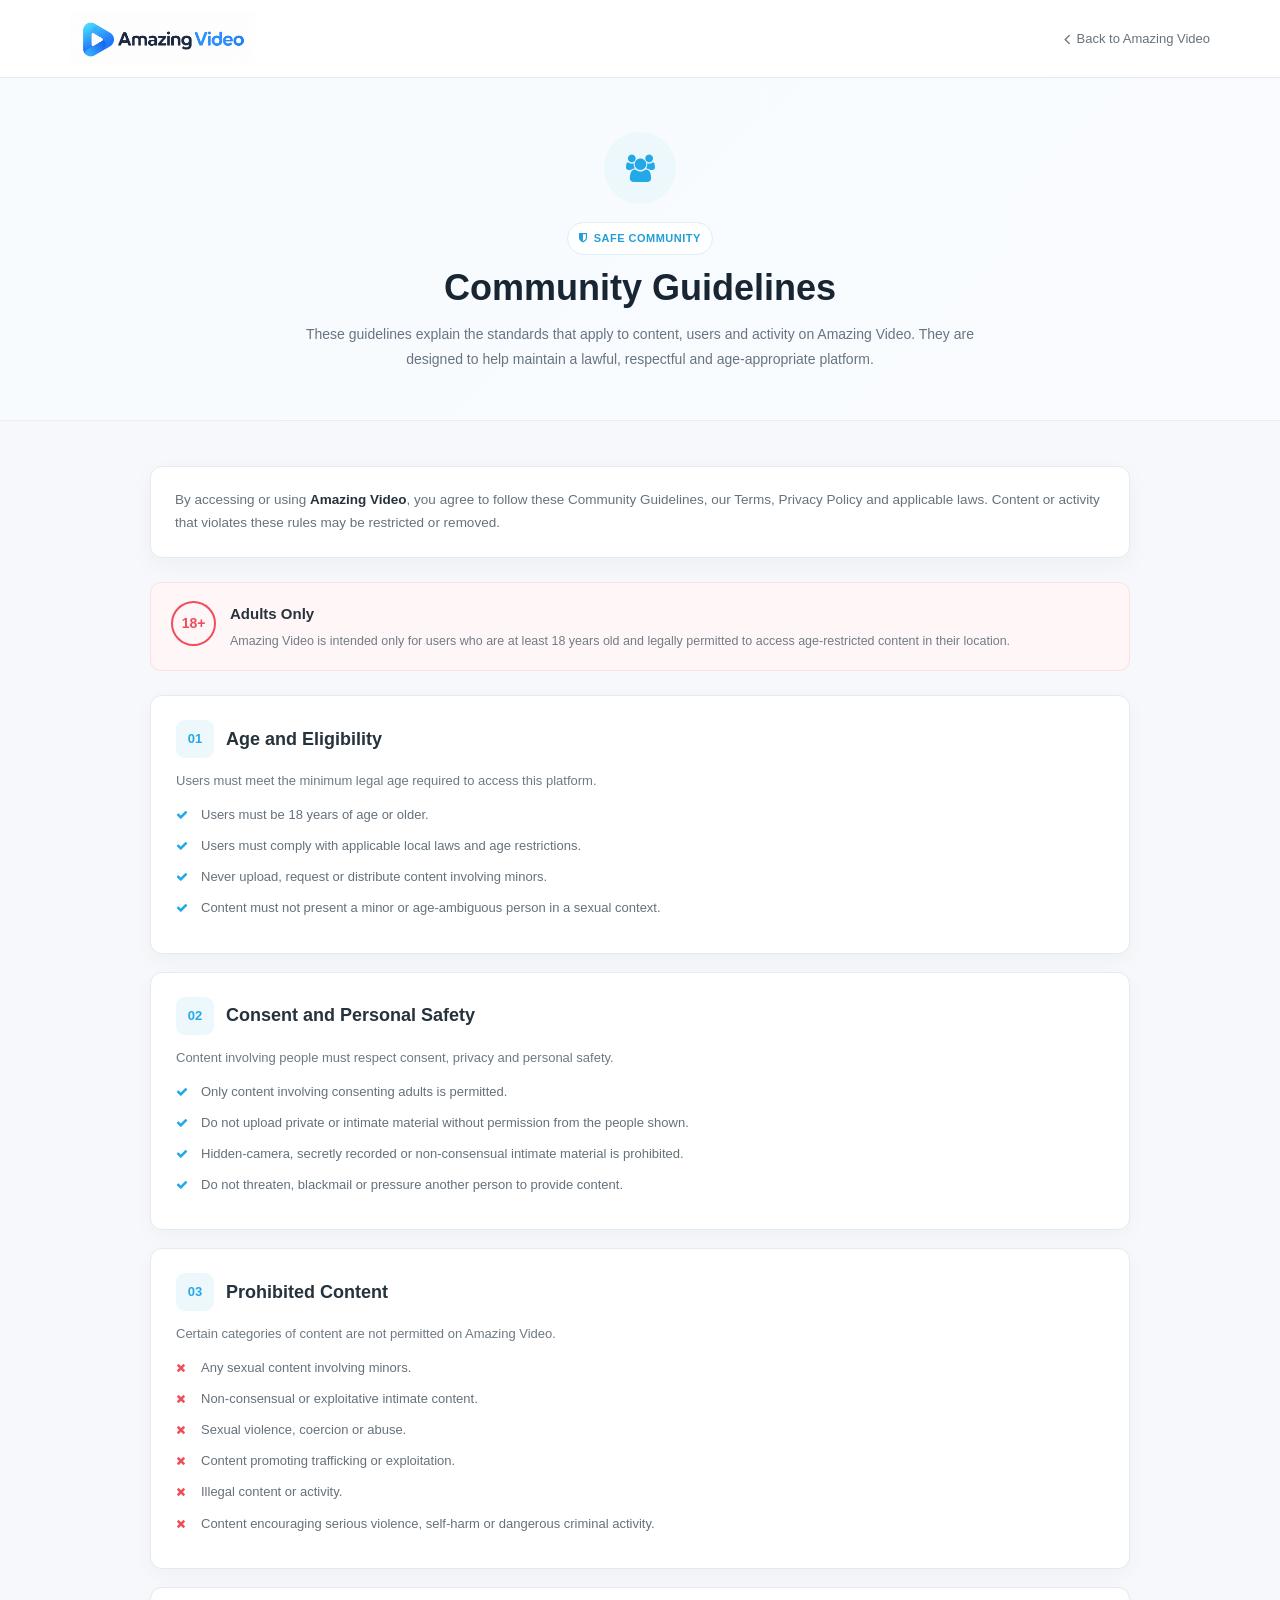
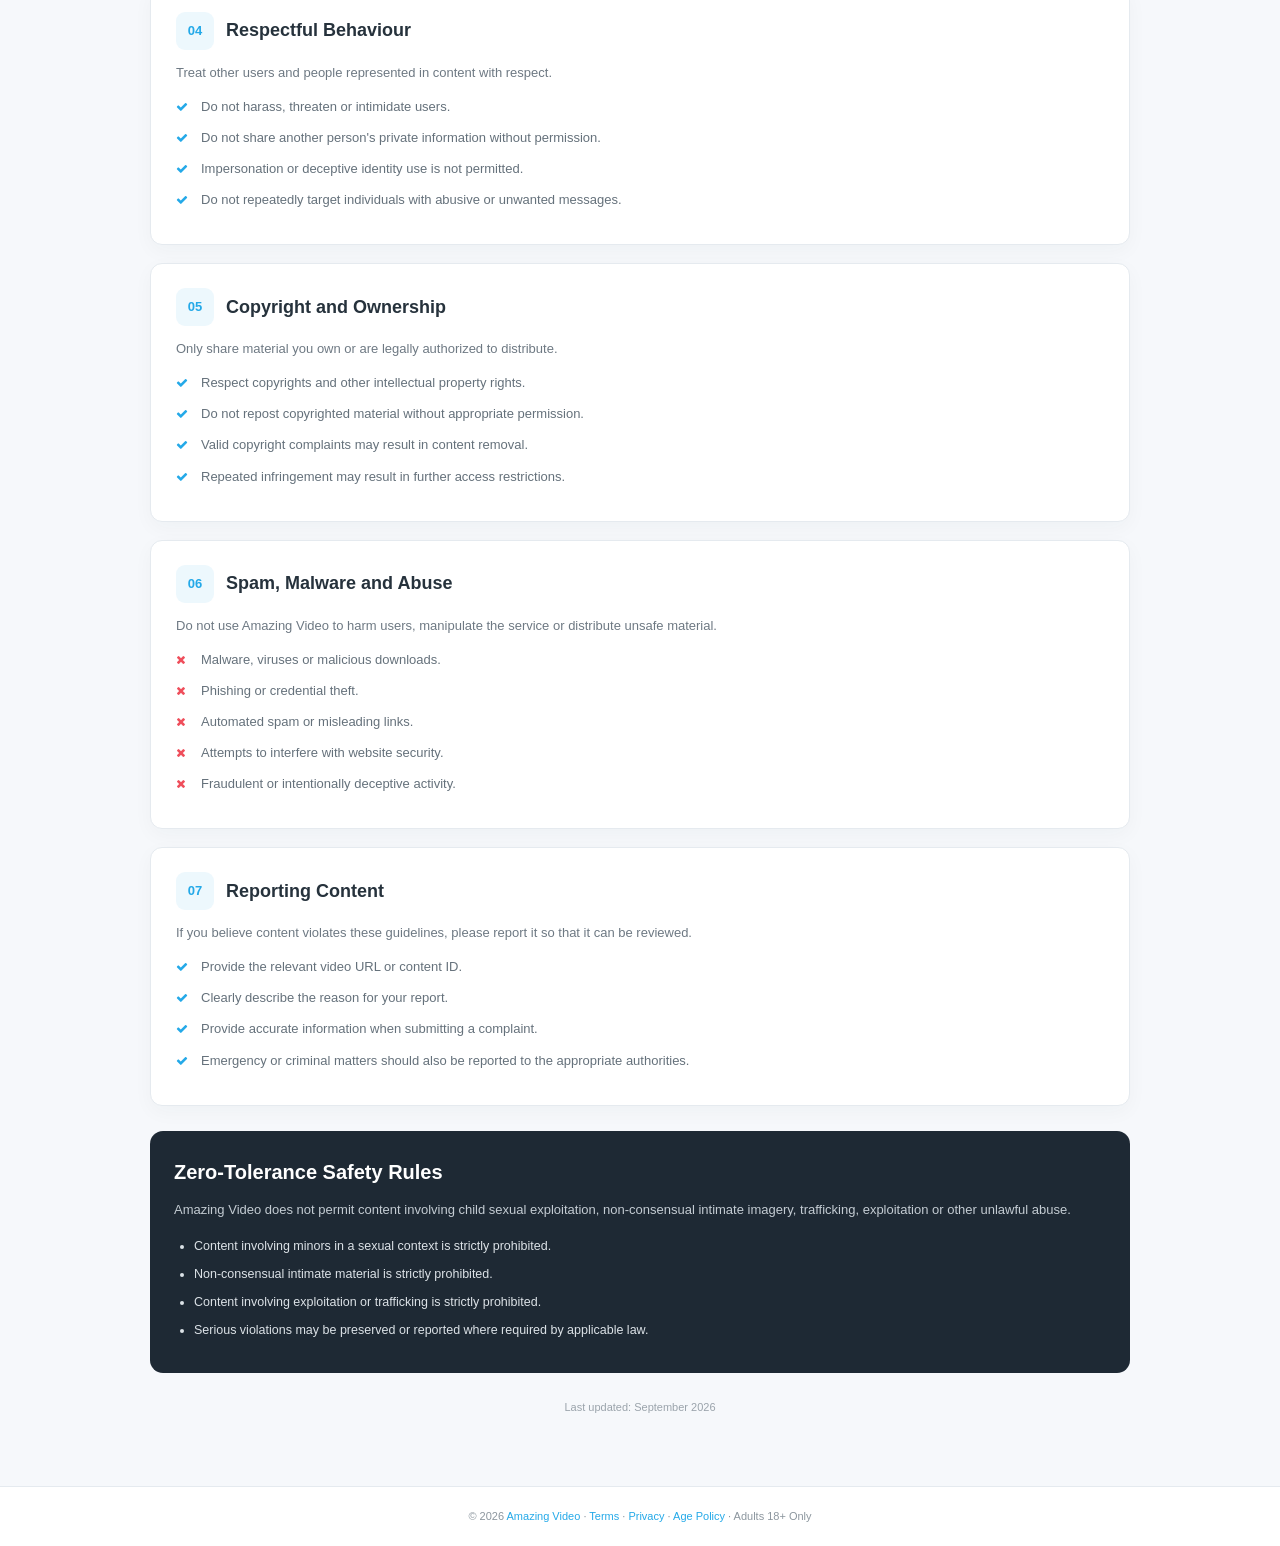
<file: community-guidelines.html>
<!DOCTYPE html>
<html lang="en">

<head>

    <meta charset="UTF-8">

    <meta
        name="viewport"
        content="width=device-width, initial-scale=1.0"
    >

    <title>Community Guidelines - Amazing Video</title>

    <meta
        name="description"
        content="Community Guidelines for Amazing Video. Learn about our content, safety, age, privacy and copyright rules."
    >


    <!-- Font Awesome -->
    <link
        rel="stylesheet"
        href="https://cdnjs.cloudflare.com/ajax/libs/font-awesome/4.7.0/css/font-awesome.min.css"
    >


    <style>

        * {
            box-sizing: border-box;
        }


        html {
            scroll-behavior: smooth;
        }


        body {
            margin: 0;

            background: #f6f8fb;

            color: #25313c;

            font-family:
                Arial,
                Helvetica,
                sans-serif;

            line-height: 1.7;
        }


        a {
            text-decoration: none;
        }



        /* =====================================================
           HEADER
        ===================================================== */

        .policy-header {
            width: 100%;

            background: #ffffff;

            border-bottom:
                1px solid #e6ebf0;
        }


        .policy-header-inner {
            width: 100%;
            max-width: 1180px;

            min-height: 74px;

            margin: 0 auto;

            padding:
                12px 20px;

            display: flex;

            align-items: center;

            justify-content: space-between;

            gap: 20px;
        }


        .policy-logo img {
            display: block;

            max-width: 185px;

            height: auto;
        }


        .policy-back {
            display: inline-flex;

            align-items: center;

            gap: 7px;

            color: #66727d;

            font-size: 13px;

            transition: .2s ease;
        }


        .policy-back i {
            font-size: 17px;
        }


        .policy-back:hover {
            color: #24a9e8;
        }



        /* =====================================================
           HERO
        ===================================================== */

        .policy-hero {
            padding:
                54px 20px 48px;

            background:
                linear-gradient(
                    135deg,
                    #f7fbfe 0%,
                    #f9fbff 100%
                );

            border-bottom:
                1px solid #e8edf2;
        }


        .policy-hero-inner {
            max-width: 900px;

            margin: 0 auto;

            text-align: center;
        }


        .policy-icon {
            width: 72px;
            height: 72px;

            margin:
                0 auto 18px;

            display: flex;

            align-items: center;

            justify-content: center;

            border-radius: 50%;

            background: #edf8fd;

            color: #24a9e8;

            font-size: 27px;
        }


        .policy-badge {
            display: inline-flex;

            align-items: center;

            gap: 6px;

            margin-bottom: 10px;

            padding:
                6px 11px;

            border:
                1px solid #dceef7;

            border-radius: 40px;

            background: #ffffff;

            color: #229fd6;

            font-size: 11px;

            font-weight: 700;

            text-transform: uppercase;

            letter-spacing: .5px;
        }


        .policy-hero h1 {
            margin:
                0 0 12px;

            color: #182532;

            font-size: 36px;

            font-weight: 700;

            line-height: 1.25;
        }


        .policy-hero p {
            max-width: 700px;

            margin: 0 auto;

            color: #687580;

            font-size: 14px;

            line-height: 1.8;
        }



        /* =====================================================
           MAIN WRAPPER
        ===================================================== */

        .policy-main {
            padding:
                45px 20px 70px;
        }


        .policy-container {
            width: 100%;
            max-width: 980px;

            margin: 0 auto;
        }



        /* =====================================================
           INTRO
        ===================================================== */

        .policy-intro {
            margin-bottom: 24px;

            padding:
                22px 24px;

            background: #ffffff;

            border:
                1px solid #e5eaef;

            border-radius: 12px;

            box-shadow:
                0 8px 24px
                rgba(31, 49, 67, .04);
        }


        .policy-intro p {
            margin: 0;

            color: #66727c;

            font-size: 13.5px;
        }


        .policy-intro strong {
            color: #26323c;
        }



        /* =====================================================
           IMPORTANT 18+
        ===================================================== */

        .age-alert {
            margin-bottom: 24px;

            padding:
                18px 20px;

            display: flex;

            align-items: flex-start;

            gap: 14px;

            background: #fff7f7;

            border:
                1px solid #ffdfe2;

            border-radius: 11px;
        }


        .age-alert-icon {
            min-width: 45px;
            height: 45px;

            display: flex;

            align-items: center;

            justify-content: center;

            border:
                2px solid #ef4e5b;

            border-radius: 50%;

            color: #ef4e5b;

            font-size: 14px;

            font-weight: 700;
        }


        .age-alert h3 {
            margin:
                0 0 4px;

            color: #29333c;

            font-size: 15px;
        }


        .age-alert p {
            margin: 0;

            color: #717c85;

            font-size: 12.5px;
        }



        /* =====================================================
           GUIDELINE CARDS
        ===================================================== */

        .guideline-card {
            margin-bottom: 18px;

            padding:
                24px 25px;

            background: #ffffff;

            border:
                1px solid #e5eaef;

            border-radius: 12px;

            box-shadow:
                0 6px 20px
                rgba(31, 49, 67, .035);
        }


        .guideline-title {
            display: flex;

            align-items: center;

            gap: 12px;

            margin-bottom: 12px;
        }


        .guideline-number {
            min-width: 38px;
            height: 38px;

            display: flex;

            align-items: center;

            justify-content: center;

            border-radius: 9px;

            background: #edf8fd;

            color: #24a9e8;

            font-size: 13px;

            font-weight: 700;
        }


        .guideline-title h2 {
            margin: 0;

            color: #26323c;

            font-size: 18px;

            font-weight: 600;
        }


        .guideline-card p {
            margin:
                0 0 11px;

            color: #6e7983;

            font-size: 13px;
        }


        .guideline-card p:last-child {
            margin-bottom: 0;
        }


        .guideline-list {
            margin:
                12px 0 0;

            padding: 0;

            list-style: none;
        }


        .guideline-list li {
            position: relative;

            margin-bottom: 9px;

            padding-left: 25px;

            color: #65717b;

            font-size: 13px;
        }


        .guideline-list li:before {
            content: "\f00c";

            position: absolute;

            left: 0;
            top: 1px;

            color: #24a9e8;

            font-family: FontAwesome;

            font-size: 12px;
        }


        .guideline-list.danger-list li:before {
            content: "\f00d";

            color: #ef4e5b;
        }



        /* =====================================================
           ZERO TOLERANCE
        ===================================================== */

        .zero-tolerance {
            margin-top: 25px;

            padding:
                24px;

            background: #1e2934;

            border-radius: 13px;

            color: #ffffff;
        }


        .zero-tolerance h2 {
            margin:
                0 0 10px;

            color: #ffffff;

            font-size: 20px;
        }


        .zero-tolerance p {
            margin:
                0 0 15px;

            color: #c4ccd3;

            font-size: 13px;
        }


        .zero-tolerance ul {
            margin: 0;

            padding-left: 20px;
        }


        .zero-tolerance li {
            margin-bottom: 7px;

            color: #dce2e7;

            font-size: 12.5px;
        }



        /* =====================================================
           REPORT
        ===================================================== */

        .report-box {
            margin-top: 25px;

            padding:
                28px;

            text-align: center;

            background: #ffffff;

            border:
                1px solid #e4e9ee;

            border-radius: 13px;
        }


        .report-icon {
            width: 58px;
            height: 58px;

            margin:
                0 auto 14px;

            display: flex;

            align-items: center;

            justify-content: center;

            border-radius: 50%;

            background: #edf8fd;

            color: #24a9e8;

            font-size: 21px;
        }


        .report-box h2 {
            margin:
                0 0 7px;

            color: #27323b;

            font-size: 20px;
        }


        .report-box p {
            max-width: 650px;

            margin:
                0 auto 18px;

            color: #737e87;

            font-size: 13px;
        }


        .report-btn {
            display: inline-flex;

            align-items: center;

            gap: 7px;

            min-height: 43px;

            padding:
                0 18px;

            border-radius: 7px;

            background: #24a9e8;

            color: #ffffff;

            font-size: 13px;

            font-weight: 600;

            transition: .2s ease;
        }


        .report-btn:hover {
            background: #168fc7;

            color: #ffffff;
        }



        /* =====================================================
           LAST UPDATED
        ===================================================== */

        .policy-updated {
            margin-top: 25px;

            text-align: center;

            color: #9aa3ab;

            font-size: 11px;
        }



        /* =====================================================
           FOOTER
        ===================================================== */

        .policy-footer {
            padding:
                20px;

            background: #ffffff;

            border-top:
                1px solid #e5eaef;

            text-align: center;
        }


        .policy-footer p {
            margin: 0;

            color: #8c969e;

            font-size: 11px;
        }


        .policy-footer a {
            color: #24a9e8;
        }



        /* =====================================================
           RESPONSIVE
        ===================================================== */

        @media (max-width: 767px) {

            .policy-header-inner {
                min-height: 66px;

                padding:
                    11px 15px;
            }


            .policy-logo img {
                max-width: 155px;
            }


            .policy-back span {
                display: none;
            }


            .policy-hero {
                padding:
                    38px 15px;
            }


            .policy-icon {
                width: 62px;
                height: 62px;

                font-size: 23px;
            }


            .policy-hero h1 {
                font-size: 28px;
            }


            .policy-hero p {
                font-size: 13px;
            }


            .policy-main {
                padding:
                    28px 15px 50px;
            }


            .policy-intro,
            .guideline-card,
            .report-box {
                padding:
                    19px 17px;
            }


            .age-alert {
                padding:
                    15px;
            }


            .guideline-title {
                align-items: flex-start;
            }


            .guideline-title h2 {
                font-size: 16px;
            }

        }

    </style>

</head>


<body>


<!-- =====================================================
     HEADER
===================================================== -->

<header class="policy-header">

    <div class="policy-header-inner">

        <a
            href="index.html"
            class="policy-logo"
        >
            <img
                src="amazinglogo.png"
                alt="Amazing Video"
            >
        </a>


        <a
            href="index.html"
            class="policy-back"
        >

            <i class="fa fa-angle-left"></i>

            <span>
                Back to Amazing Video
            </span>

        </a>

    </div>

</header>



<!-- =====================================================
     HERO
===================================================== -->

<section class="policy-hero">

    <div class="policy-hero-inner">

        <div class="policy-icon">
            <i class="fa fa-users"></i>
        </div>


        <div class="policy-badge">

            <i class="fa fa-shield"></i>

            Safe Community

        </div>


        <h1>
            Community Guidelines
        </h1>


        <p>

            These guidelines explain the standards that apply
            to content, users and activity on Amazing Video.
            They are designed to help maintain a lawful,
            respectful and age-appropriate platform.

        </p>

    </div>

</section>



<!-- =====================================================
     MAIN
===================================================== -->

<main class="policy-main">

    <div class="policy-container">


        <!-- Introduction -->
        <div class="policy-intro">

            <p>

                By accessing or using
                <strong>Amazing Video</strong>,
                you agree to follow these Community Guidelines,
                our Terms, Privacy Policy and applicable laws.
                Content or activity that violates these rules
                may be restricted or removed.

            </p>

        </div>



        <!-- 18+ -->
        <div class="age-alert">

            <div class="age-alert-icon">
                18+
            </div>


            <div>

                <h3>
                    Adults Only
                </h3>

                <p>

                    Amazing Video is intended only for users
                    who are at least 18 years old and legally
                    permitted to access age-restricted content
                    in their location.

                </p>

            </div>

        </div>



        <!-- =================================================
             1
        ================================================== -->
        <section class="guideline-card">

            <div class="guideline-title">

                <div class="guideline-number">
                    01
                </div>

                <h2>
                    Age and Eligibility
                </h2>

            </div>


            <p>

                Users must meet the minimum legal age required
                to access this platform.

            </p>


            <ul class="guideline-list">

                <li>
                    Users must be 18 years of age or older.
                </li>

                <li>
                    Users must comply with applicable local
                    laws and age restrictions.
                </li>

                <li>
                    Never upload, request or distribute content
                    involving minors.
                </li>

                <li>
                    Content must not present a minor or
                    age-ambiguous person in a sexual context.
                </li>

            </ul>

        </section>



        <!-- =================================================
             2
        ================================================== -->
        <section class="guideline-card">

            <div class="guideline-title">

                <div class="guideline-number">
                    02
                </div>

                <h2>
                    Consent and Personal Safety
                </h2>

            </div>


            <p>

                Content involving people must respect consent,
                privacy and personal safety.

            </p>


            <ul class="guideline-list">

                <li>
                    Only content involving consenting adults
                    is permitted.
                </li>

                <li>
                    Do not upload private or intimate material
                    without permission from the people shown.
                </li>

                <li>
                    Hidden-camera, secretly recorded or
                    non-consensual intimate material is prohibited.
                </li>

                <li>
                    Do not threaten, blackmail or pressure another
                    person to provide content.
                </li>

            </ul>

        </section>



        <!-- =================================================
             3
        ================================================== -->
        <section class="guideline-card">

            <div class="guideline-title">

                <div class="guideline-number">
                    03
                </div>

                <h2>
                    Prohibited Content
                </h2>

            </div>


            <p>

                Certain categories of content are not permitted
                on Amazing Video.

            </p>


            <ul class="guideline-list danger-list">

                <li>
                    Any sexual content involving minors.
                </li>

                <li>
                    Non-consensual or exploitative intimate content.
                </li>

                <li>
                    Sexual violence, coercion or abuse.
                </li>

                <li>
                    Content promoting trafficking or exploitation.
                </li>

                <li>
                    Illegal content or activity.
                </li>

                <li>
                    Content encouraging serious violence,
                    self-harm or dangerous criminal activity.
                </li>

            </ul>

        </section>



        <!-- =================================================
             4
        ================================================== -->
        <section class="guideline-card">

            <div class="guideline-title">

                <div class="guideline-number">
                    04
                </div>

                <h2>
                    Respectful Behaviour
                </h2>

            </div>


            <p>

                Treat other users and people represented in
                content with respect.

            </p>


            <ul class="guideline-list">

                <li>
                    Do not harass, threaten or intimidate users.
                </li>

                <li>
                    Do not share another person's private
                    information without permission.
                </li>

                <li>
                    Impersonation or deceptive identity use is
                    not permitted.
                </li>

                <li>
                    Do not repeatedly target individuals with
                    abusive or unwanted messages.
                </li>

            </ul>

        </section>



        <!-- =================================================
             5
        ================================================== -->
        <section class="guideline-card">

            <div class="guideline-title">

                <div class="guideline-number">
                    05
                </div>

                <h2>
                    Copyright and Ownership
                </h2>

            </div>


            <p>

                Only share material you own or are legally
                authorized to distribute.

            </p>


            <ul class="guideline-list">

                <li>
                    Respect copyrights and other intellectual
                    property rights.
                </li>

                <li>
                    Do not repost copyrighted material without
                    appropriate permission.
                </li>

                <li>
                    Valid copyright complaints may result in
                    content removal.
                </li>

                <li>
                    Repeated infringement may result in further
                    access restrictions.
                </li>

            </ul>

        </section>



        <!-- =================================================
             6
        ================================================== -->
        <section class="guideline-card">

            <div class="guideline-title">

                <div class="guideline-number">
                    06
                </div>

                <h2>
                    Spam, Malware and Abuse
                </h2>

            </div>


            <p>

                Do not use Amazing Video to harm users,
                manipulate the service or distribute unsafe
                material.

            </p>


            <ul class="guideline-list danger-list">

                <li>
                    Malware, viruses or malicious downloads.
                </li>

                <li>
                    Phishing or credential theft.
                </li>

                <li>
                    Automated spam or misleading links.
                </li>

                <li>
                    Attempts to interfere with website security.
                </li>

                <li>
                    Fraudulent or intentionally deceptive activity.
                </li>

            </ul>

        </section>



        <!-- =================================================
             7
        ================================================== -->
        <section class="guideline-card">

            <div class="guideline-title">

                <div class="guideline-number">
                    07
                </div>

                <h2>
                    Reporting Content
                </h2>

            </div>


            <p>

                If you believe content violates these guidelines,
                please report it so that it can be reviewed.

            </p>


            <ul class="guideline-list">

                <li>
                    Provide the relevant video URL or content ID.
                </li>

                <li>
                    Clearly describe the reason for your report.
                </li>

                <li>
                    Provide accurate information when submitting
                    a complaint.
                </li>

                <li>
                    Emergency or criminal matters should also be
                    reported to the appropriate authorities.
                </li>

            </ul>

        </section>



        <!-- =================================================
             ZERO TOLERANCE
        ================================================== -->

        <section class="zero-tolerance">

            <h2>
                Zero-Tolerance Safety Rules
            </h2>


            <p>

                Amazing Video does not permit content involving
                child sexual exploitation, non-consensual intimate
                imagery, trafficking, exploitation or other
                unlawful abuse.

            </p>


            <ul>

                <li>
                    Content involving minors in a sexual context
                    is strictly prohibited.
                </li>

                <li>
                    Non-consensual intimate material is strictly
                    prohibited.
                </li>

                <li>
                    Content involving exploitation or trafficking
                    is strictly prohibited.
                </li>

                <li>
                    Serious violations may be preserved or
                    reported where required by applicable law.
                </li>

            </ul>

        </section>



        <!-- =================================================
             REPORT BOX
        ================================================== -->




        <div class="policy-updated">

            Last updated: September 2026

        </div>


    </div>

</main>



<!-- =====================================================
     FOOTER
===================================================== -->

<footer class="policy-footer">

    <p>

        © 2026

        <a href="index.html">
            Amazing Video
        </a>

        ·

        <a href="terms.html">
            Terms
        </a>

        ·

        <a href="privacy.html">
            Privacy
        </a>

        ·

        <a href="age-policy.html">
            Age Policy
        </a>

        · Adults 18+ Only

    </p>

</footer>


</body>
</html>
</file>
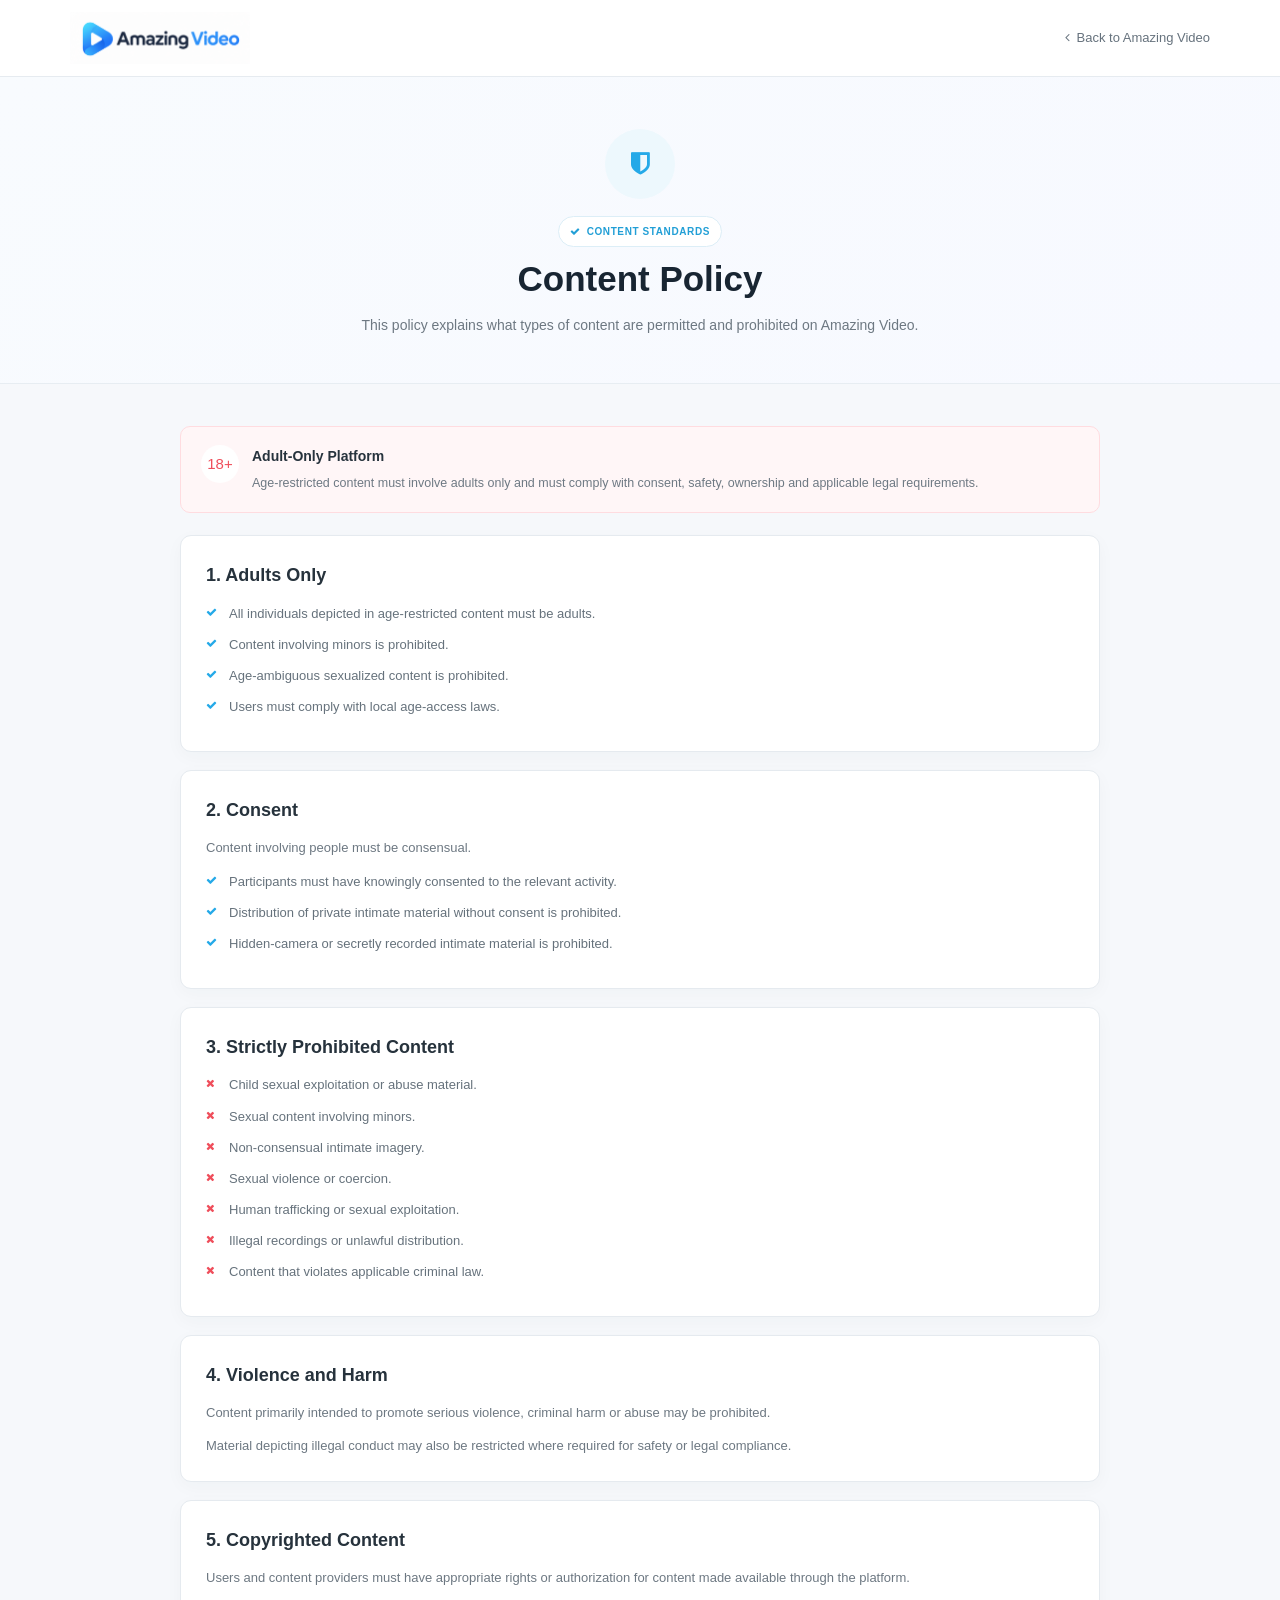
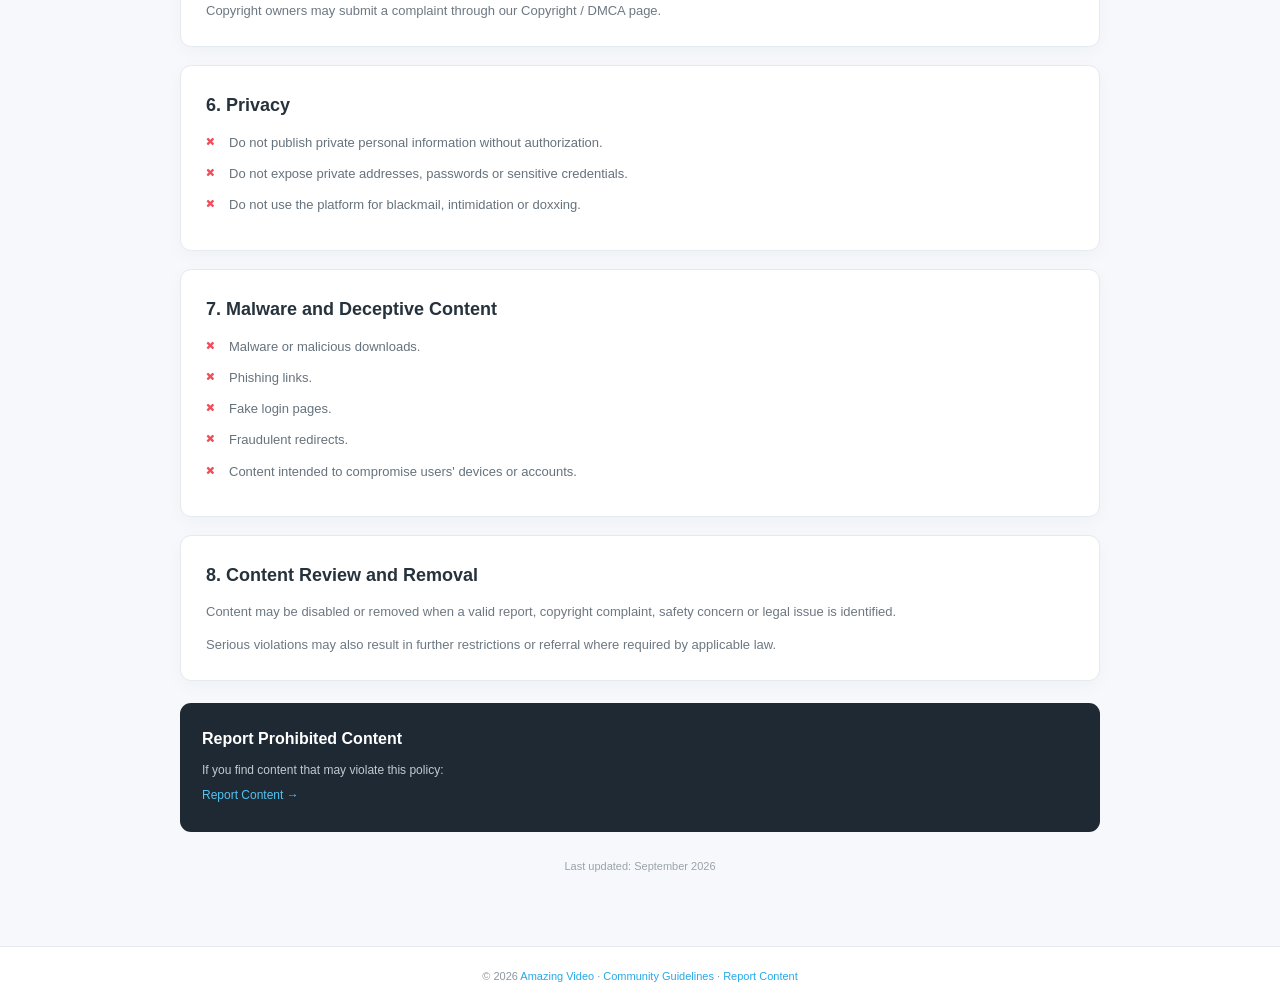
<file: content-policy.html>
<!DOCTYPE html>
<html lang="en">

<head>

    <meta charset="UTF-8">

    <meta
        name="viewport"
        content="width=device-width, initial-scale=1.0"
    >

    <title>Content Policy - Amazing Video</title>

    <link
        rel="stylesheet"
        href="https://cdnjs.cloudflare.com/ajax/libs/font-awesome/4.7.0/css/font-awesome.min.css"
    >

    <link
        rel="stylesheet"
        href="css/legal-pages.css"
    >

</head>


<body>


<header class="av-policy-header">

    <div class="av-policy-header-inner">

        <a href="index.html" class="av-policy-logo">

            <img
                src="amazinglogo.png"
                alt="Amazing Video"
            >

        </a>


        <a href="index.html" class="av-policy-back">

            <i class="fa fa-angle-left"></i>

            <span>
                Back to Amazing Video
            </span>

        </a>

    </div>

</header>



<section class="av-policy-hero">

    <div class="av-policy-hero-inner">

        <div class="av-policy-icon">
            <i class="fa fa-shield"></i>
        </div>

        <div class="av-policy-badge">

            <i class="fa fa-check"></i>

            Content Standards

        </div>

        <h1>
            Content Policy
        </h1>

        <p>

            This policy explains what types of content are
            permitted and prohibited on Amazing Video.

        </p>

    </div>

</section>



<main class="av-policy-main">

    <div class="av-policy-container">


        <div class="av-notice danger">

            <div class="av-notice-icon">
                18+
            </div>

            <div>

                <h3>
                    Adult-Only Platform
                </h3>

                <p>

                    Age-restricted content must involve adults
                    only and must comply with consent, safety,
                    ownership and applicable legal requirements.

                </p>

            </div>

        </div>



        <section class="av-policy-card">

            <h2>
                1. Adults Only
            </h2>

            <ul class="av-policy-list">

                <li>
                    All individuals depicted in age-restricted
                    content must be adults.
                </li>

                <li>
                    Content involving minors is prohibited.
                </li>

                <li>
                    Age-ambiguous sexualized content is prohibited.
                </li>

                <li>
                    Users must comply with local age-access laws.
                </li>

            </ul>

        </section>



        <section class="av-policy-card">

            <h2>
                2. Consent
            </h2>

            <p>

                Content involving people must be consensual.

            </p>

            <ul class="av-policy-list">

                <li>
                    Participants must have knowingly consented
                    to the relevant activity.
                </li>

                <li>
                    Distribution of private intimate material
                    without consent is prohibited.
                </li>

                <li>
                    Hidden-camera or secretly recorded intimate
                    material is prohibited.
                </li>

            </ul>

        </section>



        <section class="av-policy-card">

            <h2>
                3. Strictly Prohibited Content
            </h2>

            <ul class="av-policy-list red">

                <li>
                    Child sexual exploitation or abuse material.
                </li>

                <li>
                    Sexual content involving minors.
                </li>

                <li>
                    Non-consensual intimate imagery.
                </li>

                <li>
                    Sexual violence or coercion.
                </li>

                <li>
                    Human trafficking or sexual exploitation.
                </li>

                <li>
                    Illegal recordings or unlawful distribution.
                </li>

                <li>
                    Content that violates applicable criminal law.
                </li>

            </ul>

        </section>



        <section class="av-policy-card">

            <h2>
                4. Violence and Harm
            </h2>

            <p>

                Content primarily intended to promote serious
                violence, criminal harm or abuse may be prohibited.

            </p>

            <p>

                Material depicting illegal conduct may also be
                restricted where required for safety or legal
                compliance.

            </p>

        </section>



        <section class="av-policy-card">

            <h2>
                5. Copyrighted Content
            </h2>

            <p>

                Users and content providers must have appropriate
                rights or authorization for content made available
                through the platform.

            </p>

            <p>

                Copyright owners may submit a complaint through
                our Copyright / DMCA page.

            </p>

        </section>



        <section class="av-policy-card">

            <h2>
                6. Privacy
            </h2>

            <ul class="av-policy-list red">

                <li>
                    Do not publish private personal information
                    without authorization.
                </li>

                <li>
                    Do not expose private addresses, passwords
                    or sensitive credentials.
                </li>

                <li>
                    Do not use the platform for blackmail,
                    intimidation or doxxing.
                </li>

            </ul>

        </section>



        <section class="av-policy-card">

            <h2>
                7. Malware and Deceptive Content
            </h2>

            <ul class="av-policy-list red">

                <li>
                    Malware or malicious downloads.
                </li>

                <li>
                    Phishing links.
                </li>

                <li>
                    Fake login pages.
                </li>

                <li>
                    Fraudulent redirects.
                </li>

                <li>
                    Content intended to compromise users'
                    devices or accounts.
                </li>

            </ul>

        </section>



        <section class="av-policy-card">

            <h2>
                8. Content Review and Removal
            </h2>

            <p>

                Content may be disabled or removed when a valid
                report, copyright complaint, safety concern or
                legal issue is identified.

            </p>

            <p>

                Serious violations may also result in further
                restrictions or referral where required by
                applicable law.

            </p>

        </section>



        <div class="av-contact-box">

            <h3>
                Report Prohibited Content
            </h3>

            <p>
                If you find content that may violate this policy:
            </p>

            <p>
                <a href="report.html">
                    Report Content →
                </a>
            </p>

        </div>



        <div class="av-updated">
            Last updated: September 2026
        </div>


    </div>

</main>



<footer class="av-policy-footer">

    <p>

        © 2026

        <a href="index.html">Amazing Video</a>

        ·

        <a href="community-guidelines.html">
            Community Guidelines
        </a>

        ·

        <a href="report.html">
            Report Content
        </a>

    </p>

</footer>


</body>
</html>
</file>
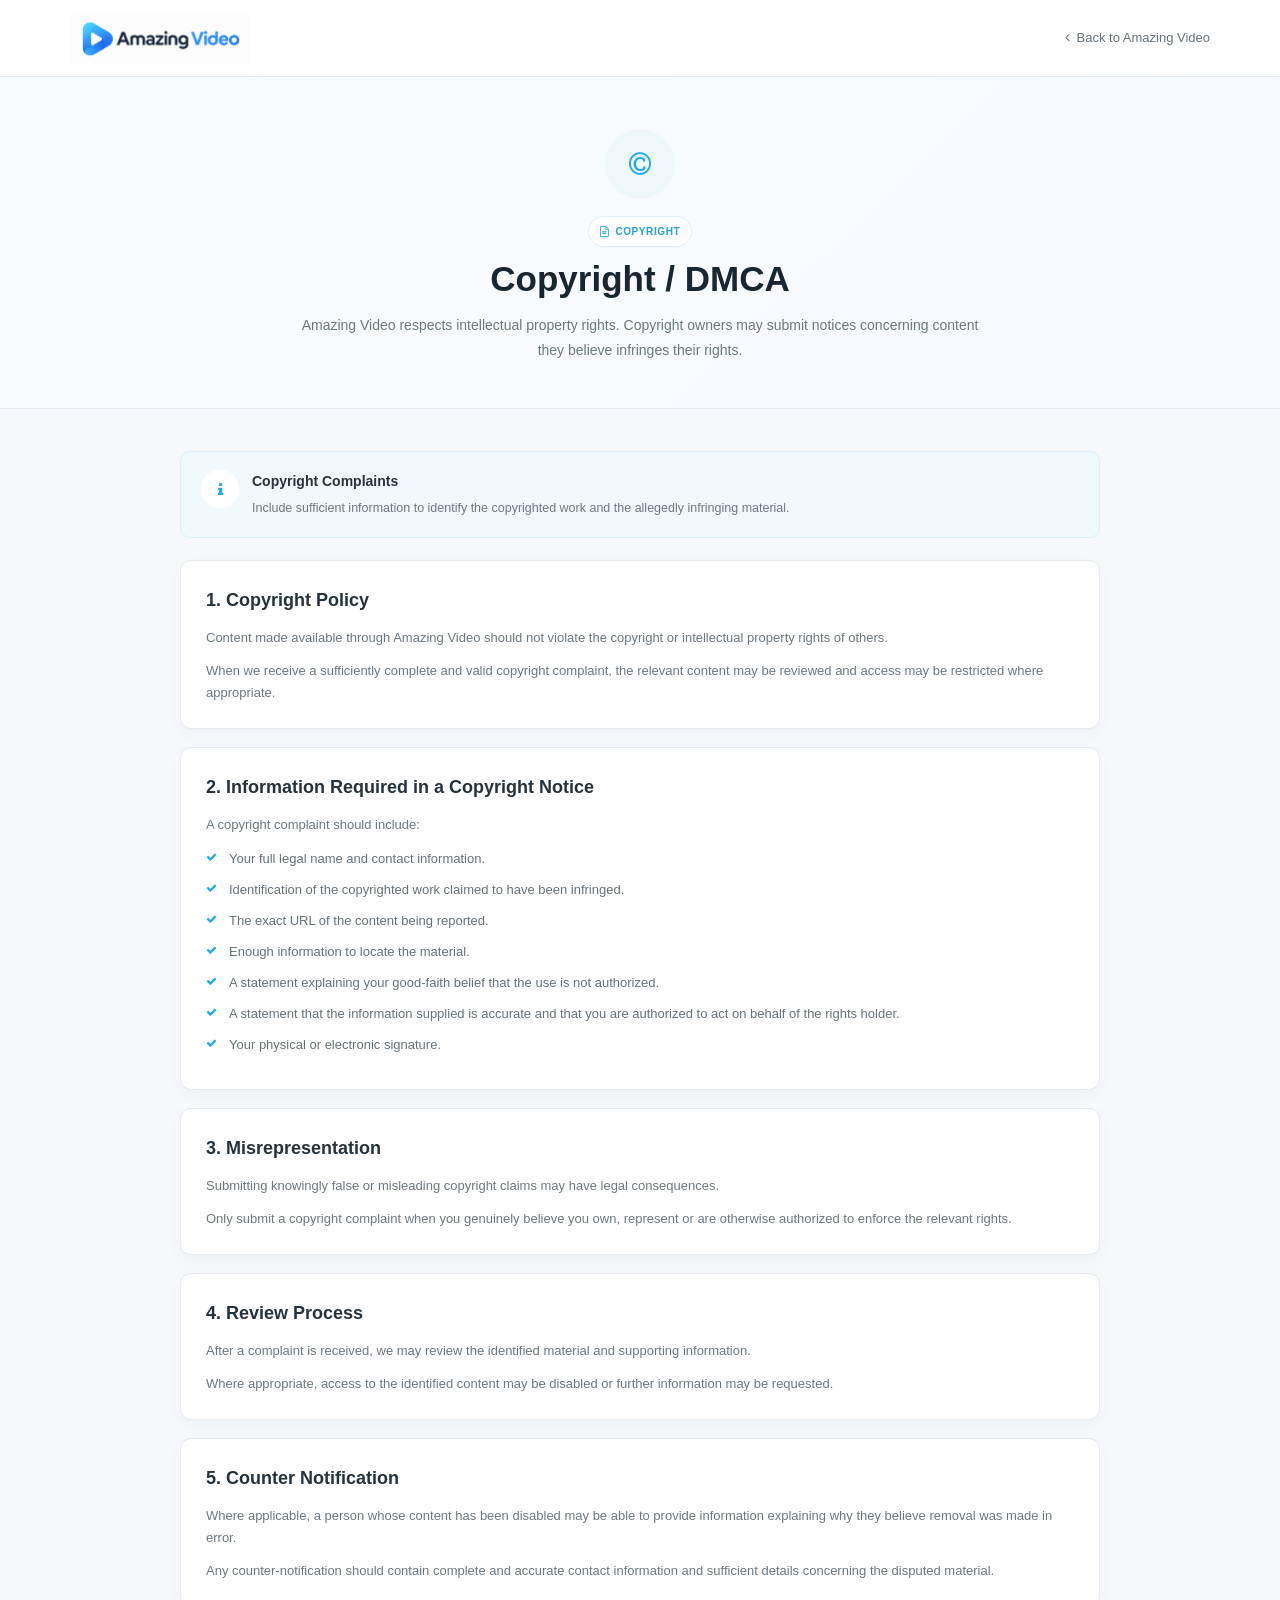
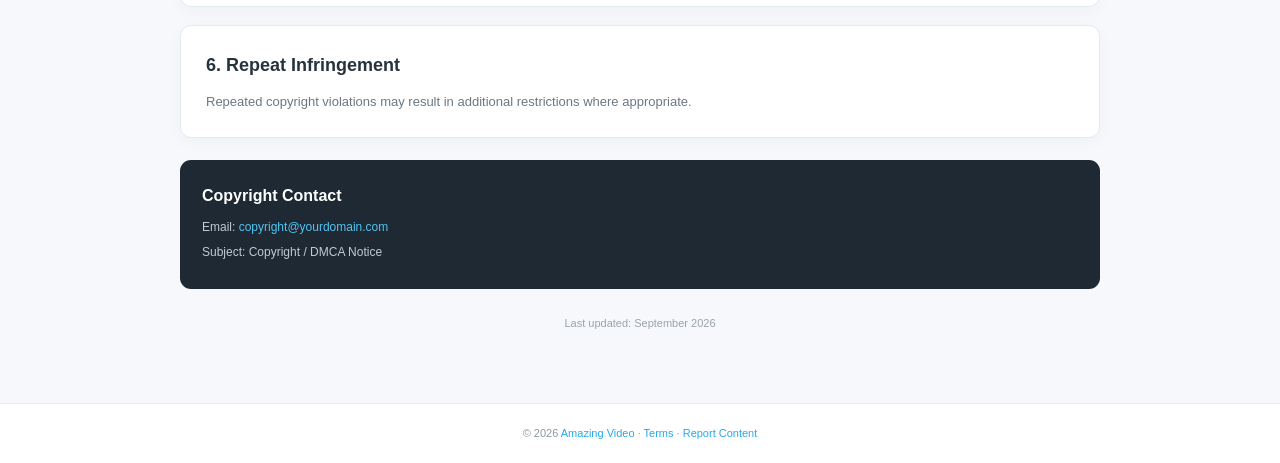
<file: dmca.html>
<!DOCTYPE html>
<html lang="en">

<head>

    <meta charset="UTF-8">

    <meta
        name="viewport"
        content="width=device-width, initial-scale=1.0"
    >

    <title>Copyright / DMCA - Amazing Video</title>

    <link
        rel="stylesheet"
        href="https://cdnjs.cloudflare.com/ajax/libs/font-awesome/4.7.0/css/font-awesome.min.css"
    >

    <link
        rel="stylesheet"
        href="css/legal-pages.css"
    >

</head>


<body>


<header class="av-policy-header">

    <div class="av-policy-header-inner">

        <a href="index.html" class="av-policy-logo">

            <img
                src="amazinglogo.png"
                alt="Amazing Video"
            >

        </a>


        <a href="index.html" class="av-policy-back">

            <i class="fa fa-angle-left"></i>

            <span>
                Back to Amazing Video
            </span>

        </a>

    </div>

</header>



<section class="av-policy-hero">

    <div class="av-policy-hero-inner">

        <div class="av-policy-icon">
            <i class="fa fa-copyright"></i>
        </div>

        <div class="av-policy-badge">

            <i class="fa fa-file-text-o"></i>

            Copyright

        </div>

        <h1>
            Copyright / DMCA
        </h1>

        <p>

            Amazing Video respects intellectual property rights.
            Copyright owners may submit notices concerning
            content they believe infringes their rights.

        </p>

    </div>

</section>



<main class="av-policy-main">

    <div class="av-policy-container">


        <div class="av-notice">

            <div class="av-notice-icon">
                <i class="fa fa-info"></i>
            </div>

            <div>

                <h3>
                    Copyright Complaints
                </h3>

                <p>

                    Include sufficient information to identify
                    the copyrighted work and the allegedly
                    infringing material.

                </p>

            </div>

        </div>



        <section class="av-policy-card">

            <h2>
                1. Copyright Policy
            </h2>

            <p>

                Content made available through Amazing Video
                should not violate the copyright or intellectual
                property rights of others.

            </p>

            <p>

                When we receive a sufficiently complete and valid
                copyright complaint, the relevant content may be
                reviewed and access may be restricted where
                appropriate.

            </p>

        </section>



        <section class="av-policy-card">

            <h2>
                2. Information Required in a Copyright Notice
            </h2>

            <p>
                A copyright complaint should include:
            </p>

            <ul class="av-policy-list">

                <li>
                    Your full legal name and contact information.
                </li>

                <li>
                    Identification of the copyrighted work
                    claimed to have been infringed.
                </li>

                <li>
                    The exact URL of the content being reported.
                </li>

                <li>
                    Enough information to locate the material.
                </li>

                <li>
                    A statement explaining your good-faith belief
                    that the use is not authorized.
                </li>

                <li>
                    A statement that the information supplied is
                    accurate and that you are authorized to act
                    on behalf of the rights holder.
                </li>

                <li>
                    Your physical or electronic signature.
                </li>

            </ul>

        </section>



        <section class="av-policy-card">

            <h2>
                3. Misrepresentation
            </h2>

            <p>

                Submitting knowingly false or misleading
                copyright claims may have legal consequences.

            </p>

            <p>

                Only submit a copyright complaint when you
                genuinely believe you own, represent or are
                otherwise authorized to enforce the relevant
                rights.

            </p>

        </section>



        <section class="av-policy-card">

            <h2>
                4. Review Process
            </h2>

            <p>

                After a complaint is received, we may review
                the identified material and supporting
                information.

            </p>

            <p>

                Where appropriate, access to the identified
                content may be disabled or further information
                may be requested.

            </p>

        </section>



        <section class="av-policy-card">

            <h2>
                5. Counter Notification
            </h2>

            <p>

                Where applicable, a person whose content has
                been disabled may be able to provide information
                explaining why they believe removal was made in
                error.

            </p>

            <p>

                Any counter-notification should contain complete
                and accurate contact information and sufficient
                details concerning the disputed material.

            </p>

        </section>



        <section class="av-policy-card">

            <h2>
                6. Repeat Infringement
            </h2>

            <p>

                Repeated copyright violations may result in
                additional restrictions where appropriate.

            </p>

        </section>



        <div class="av-contact-box">

            <h3>
                Copyright Contact
            </h3>

            <p>
                Email:
                <a href="mailto:copyright@yourdomain.com">
                    copyright@yourdomain.com
                </a>
            </p>

            <p>
                Subject:
                Copyright / DMCA Notice
            </p>

        </div>



        <div class="av-updated">
            Last updated: September 2026
        </div>


    </div>

</main>



<footer class="av-policy-footer">

    <p>

        © 2026

        <a href="index.html">
            Amazing Video
        </a>

        ·

        <a href="terms.html">
            Terms
        </a>

        ·

        <a href="report.html">
            Report Content
        </a>

    </p>

</footer>


</body>
</html>
</file>
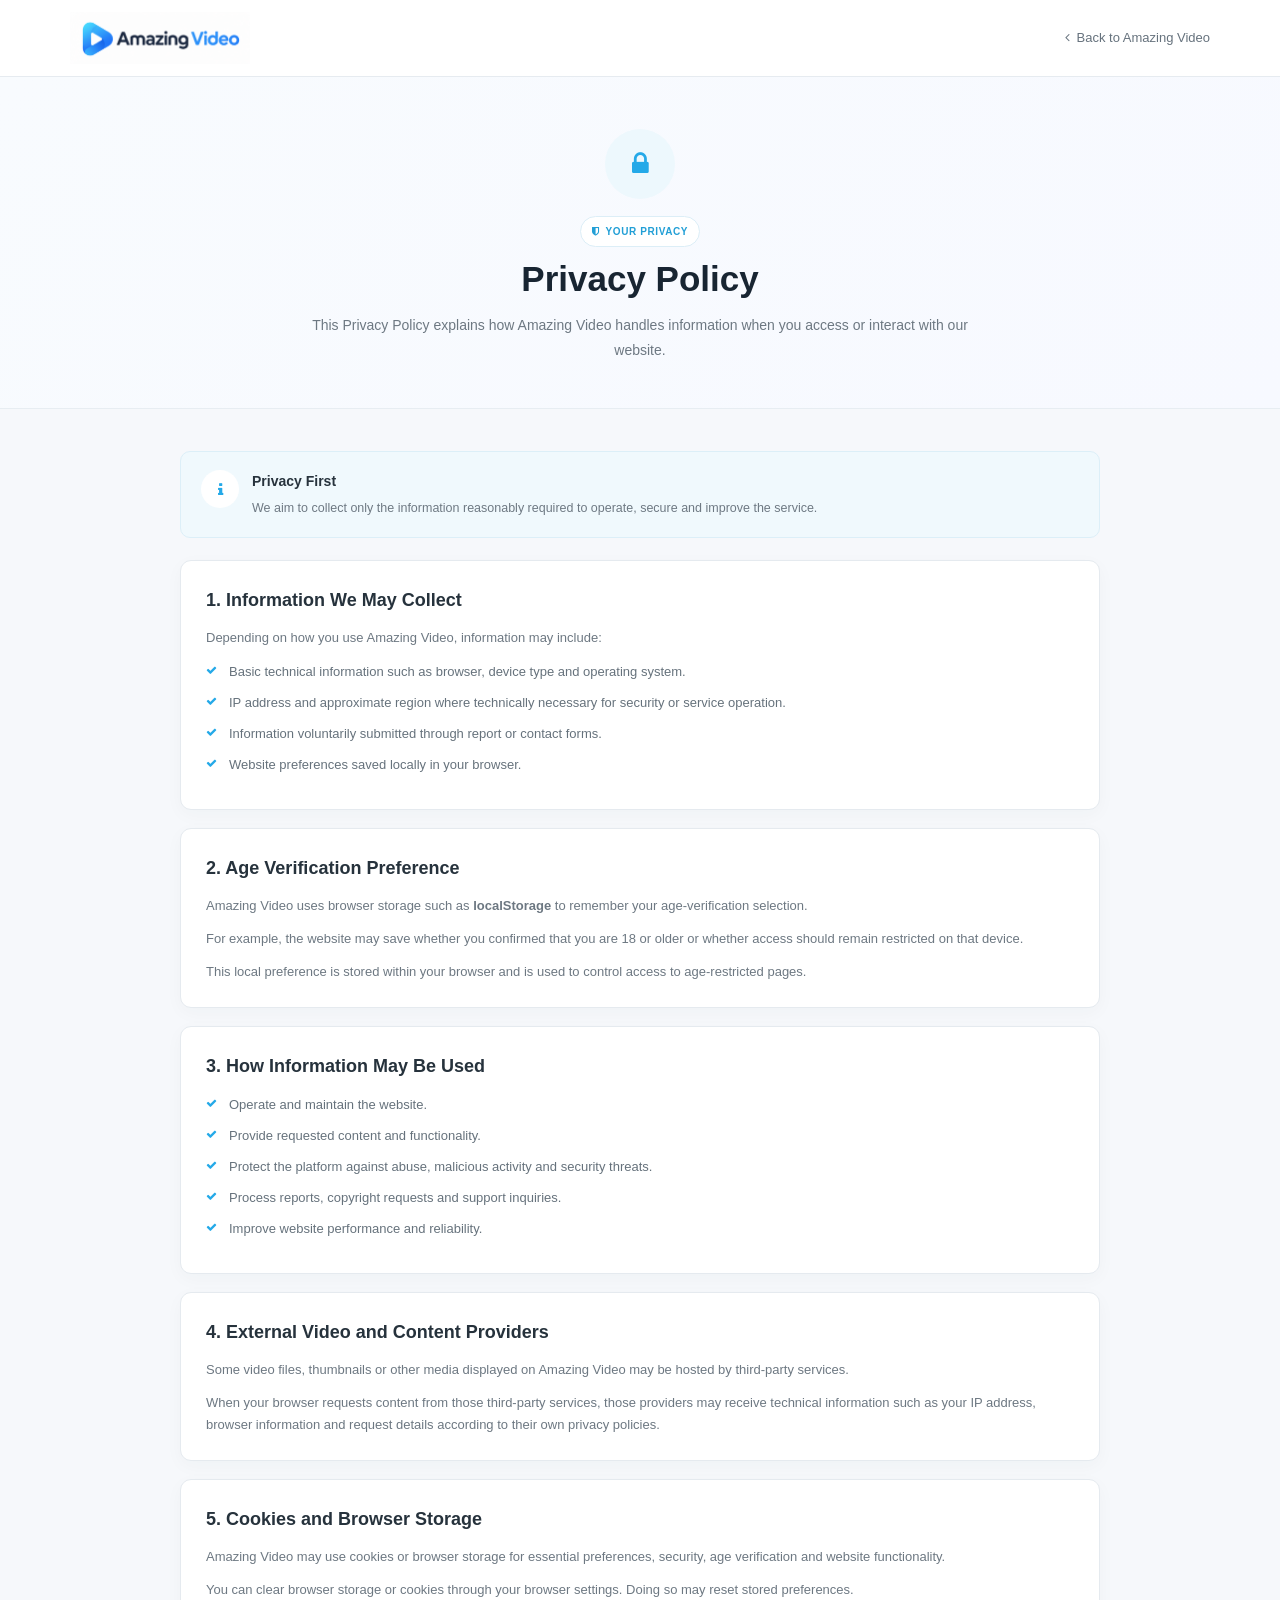
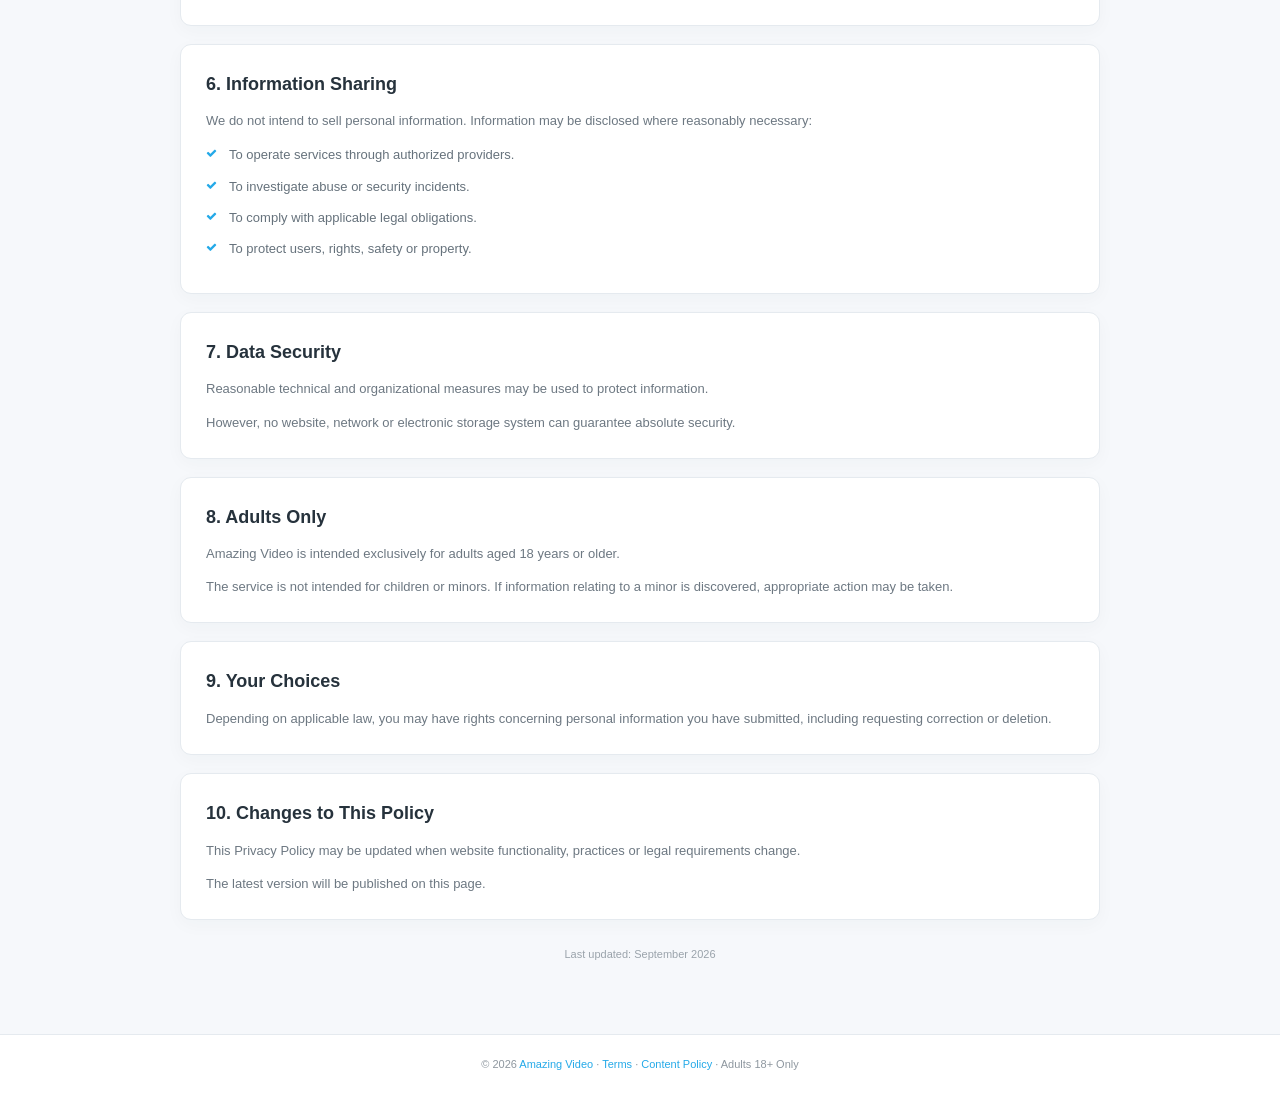
<file: privacy.html>
<!DOCTYPE html>
<html lang="en">

<head>

    <meta charset="UTF-8">

    <meta
        name="viewport"
        content="width=device-width, initial-scale=1.0"
    >

    <title>Privacy Policy - Amazing Video</title>

    <meta
        name="description"
        content="Privacy Policy for Amazing Video."
    >

    <link
        rel="stylesheet"
        href="https://cdnjs.cloudflare.com/ajax/libs/font-awesome/4.7.0/css/font-awesome.min.css"
    >

    <link
        rel="stylesheet"
        href="css/legal-pages.css"
    >

</head>


<body>


<header class="av-policy-header">

    <div class="av-policy-header-inner">

        <a href="index.html" class="av-policy-logo">
            <img
                src="amazinglogo.png"
                alt="Amazing Video"
            >
        </a>


        <a href="index.html" class="av-policy-back">

            <i class="fa fa-angle-left"></i>

            <span>
                Back to Amazing Video
            </span>

        </a>

    </div>

</header>



<section class="av-policy-hero">

    <div class="av-policy-hero-inner">

        <div class="av-policy-icon">
            <i class="fa fa-lock"></i>
        </div>

        <div class="av-policy-badge">

            <i class="fa fa-shield"></i>

            Your Privacy

        </div>

        <h1>
            Privacy Policy
        </h1>

        <p>

            This Privacy Policy explains how Amazing Video
            handles information when you access or interact
            with our website.

        </p>

    </div>

</section>



<main class="av-policy-main">

    <div class="av-policy-container">


        <div class="av-notice">

            <div class="av-notice-icon">
                <i class="fa fa-info"></i>
            </div>

            <div>

                <h3>
                    Privacy First
                </h3>

                <p>

                    We aim to collect only the information
                    reasonably required to operate, secure
                    and improve the service.

                </p>

            </div>

        </div>



        <section class="av-policy-card">

            <h2>
                1. Information We May Collect
            </h2>

            <p>
                Depending on how you use Amazing Video,
                information may include:
            </p>

            <ul class="av-policy-list">

                <li>
                    Basic technical information such as browser,
                    device type and operating system.
                </li>

                <li>
                    IP address and approximate region where
                    technically necessary for security or service
                    operation.
                </li>

                <li>
                    Information voluntarily submitted through
                    report or contact forms.
                </li>

                <li>
                    Website preferences saved locally in your
                    browser.
                </li>

            </ul>

        </section>



        <section class="av-policy-card">

            <h2>
                2. Age Verification Preference
            </h2>

            <p>

                Amazing Video uses browser storage such as
                <strong>localStorage</strong> to remember your
                age-verification selection.

            </p>

            <p>
                For example, the website may save whether you
                confirmed that you are 18 or older or whether
                access should remain restricted on that device.
            </p>

            <p>
                This local preference is stored within your browser
                and is used to control access to age-restricted
                pages.
            </p>

        </section>



        <section class="av-policy-card">

            <h2>
                3. How Information May Be Used
            </h2>

            <ul class="av-policy-list">

                <li>
                    Operate and maintain the website.
                </li>

                <li>
                    Provide requested content and functionality.
                </li>

                <li>
                    Protect the platform against abuse,
                    malicious activity and security threats.
                </li>

                <li>
                    Process reports, copyright requests and
                    support inquiries.
                </li>

                <li>
                    Improve website performance and reliability.
                </li>

            </ul>

        </section>



        <section class="av-policy-card">

            <h2>
                4. External Video and Content Providers
            </h2>

            <p>

                Some video files, thumbnails or other media
                displayed on Amazing Video may be hosted by
                third-party services.

            </p>

            <p>

                When your browser requests content from those
                third-party services, those providers may
                receive technical information such as your IP
                address, browser information and request details
                according to their own privacy policies.

            </p>

        </section>



        <section class="av-policy-card">

            <h2>
                5. Cookies and Browser Storage
            </h2>

            <p>

                Amazing Video may use cookies or browser storage
                for essential preferences, security, age
                verification and website functionality.

            </p>

            <p>
                You can clear browser storage or cookies through
                your browser settings. Doing so may reset stored
                preferences.
            </p>

        </section>



        <section class="av-policy-card">

            <h2>
                6. Information Sharing
            </h2>

            <p>
                We do not intend to sell personal information.
                Information may be disclosed where reasonably
                necessary:
            </p>

            <ul class="av-policy-list">

                <li>
                    To operate services through authorized
                    providers.
                </li>

                <li>
                    To investigate abuse or security incidents.
                </li>

                <li>
                    To comply with applicable legal obligations.
                </li>

                <li>
                    To protect users, rights, safety or property.
                </li>

            </ul>

        </section>



        <section class="av-policy-card">

            <h2>
                7. Data Security
            </h2>

            <p>

                Reasonable technical and organizational measures
                may be used to protect information.

            </p>

            <p>

                However, no website, network or electronic
                storage system can guarantee absolute security.

            </p>

        </section>



        <section class="av-policy-card">

            <h2>
                8. Adults Only
            </h2>

            <p>

                Amazing Video is intended exclusively for adults
                aged 18 years or older.

            </p>

            <p>

                The service is not intended for children or
                minors. If information relating to a minor is
                discovered, appropriate action may be taken.

            </p>

        </section>



        <section class="av-policy-card">

            <h2>
                9. Your Choices
            </h2>

            <p>
                Depending on applicable law, you may have rights
                concerning personal information you have
                submitted, including requesting correction or
                deletion.
            </p>

        </section>



        <section class="av-policy-card">

            <h2>
                10. Changes to This Policy
            </h2>

            <p>

                This Privacy Policy may be updated when website
                functionality, practices or legal requirements
                change.

            </p>

            <p>

                The latest version will be published on this page.

            </p>

        </section>



        <div class="av-updated">
            Last updated: September 2026
        </div>


    </div>

</main>



<footer class="av-policy-footer">

    <p>

        © 2026

        <a href="index.html">Amazing Video</a>

        ·

        <a href="terms.html">Terms</a>

        ·

        <a href="content-policy.html">Content Policy</a>

        · Adults 18+ Only

    </p>

</footer>


</body>
</html>
</file>
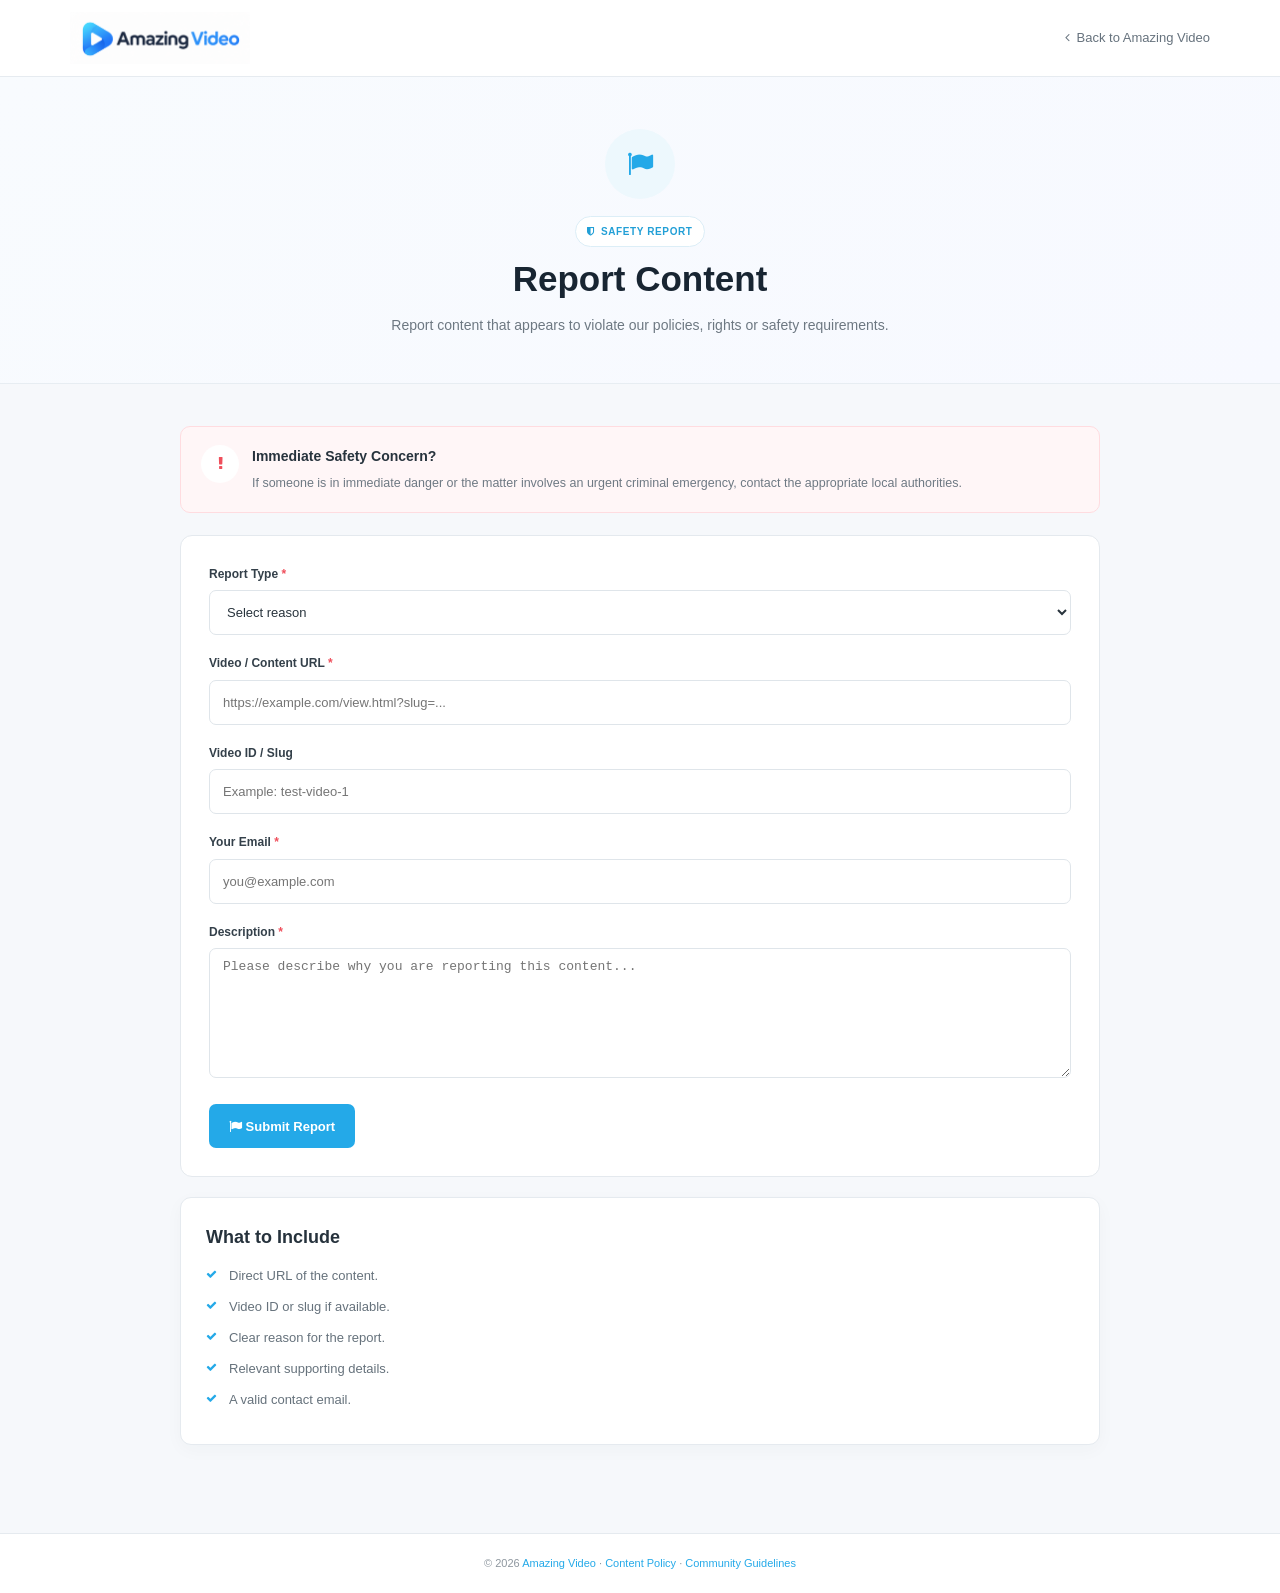
<file: report.html>
<!DOCTYPE html>
<html lang="en">

<head>

    <meta charset="UTF-8">

    <meta
        name="viewport"
        content="width=device-width, initial-scale=1.0"
    >

    <title>Report Content - Amazing Video</title>

    <link
        rel="stylesheet"
        href="https://cdnjs.cloudflare.com/ajax/libs/font-awesome/4.7.0/css/font-awesome.min.css"
    >

    <link
        rel="stylesheet"
        href="css/legal-pages.css"
    >

</head>


<body>


<header class="av-policy-header">

    <div class="av-policy-header-inner">

        <a href="index.html" class="av-policy-logo">

            <img
                src="amazinglogo.png"
                alt="Amazing Video"
            >

        </a>


        <a href="index.html" class="av-policy-back">

            <i class="fa fa-angle-left"></i>

            <span>
                Back to Amazing Video
            </span>

        </a>

    </div>

</header>



<section class="av-policy-hero">

    <div class="av-policy-hero-inner">

        <div class="av-policy-icon">
            <i class="fa fa-flag"></i>
        </div>

        <div class="av-policy-badge">

            <i class="fa fa-shield"></i>

            Safety Report

        </div>

        <h1>
            Report Content
        </h1>

        <p>

            Report content that appears to violate our
            policies, rights or safety requirements.

        </p>

    </div>

</section>



<main class="av-policy-main">

    <div class="av-policy-container">


        <div class="av-notice danger">

            <div class="av-notice-icon">
                <i class="fa fa-exclamation"></i>
            </div>

            <div>

                <h3>
                    Immediate Safety Concern?
                </h3>

                <p>

                    If someone is in immediate danger or the
                    matter involves an urgent criminal emergency,
                    contact the appropriate local authorities.

                </p>

            </div>

        </div>



        <div class="av-form-card">

            <form id="reportForm">


                <div class="av-form-group">

                    <label>
                        Report Type
                        <span class="av-required">*</span>
                    </label>

                    <select
                        id="reportType"
                        class="av-form-control"
                        required
                    >

                        <option value="">
                            Select reason
                        </option>

                        <option value="Underage / Minor Content">
                            Underage / Minor Content
                        </option>

                        <option value="Non-Consensual Content">
                            Non-Consensual Content
                        </option>

                        <option value="Copyright Violation">
                            Copyright Violation
                        </option>

                        <option value="Illegal Content">
                            Illegal Content
                        </option>

                        <option value="Privacy Violation">
                            Privacy Violation
                        </option>

                        <option value="Malware / Dangerous Link">
                            Malware / Dangerous Link
                        </option>

                        <option value="Other">
                            Other
                        </option>

                    </select>

                </div>



                <div class="av-form-group">

                    <label>
                        Video / Content URL
                        <span class="av-required">*</span>
                    </label>

                    <input
                        type="url"
                        id="contentUrl"
                        class="av-form-control"
                        placeholder="https://example.com/view.html?slug=..."
                        required
                    >

                </div>



                <div class="av-form-group">

                    <label>
                        Video ID / Slug
                    </label>

                    <input
                        type="text"
                        id="contentId"
                        class="av-form-control"
                        placeholder="Example: test-video-1"
                    >

                </div>



                <div class="av-form-group">

                    <label>
                        Your Email
                        <span class="av-required">*</span>
                    </label>

                    <input
                        type="email"
                        id="reporterEmail"
                        class="av-form-control"
                        placeholder="you@example.com"
                        required
                    >

                </div>



                <div class="av-form-group">

                    <label>
                        Description
                        <span class="av-required">*</span>
                    </label>

                    <textarea
                        id="reportDescription"
                        class="av-form-control"
                        placeholder="Please describe why you are reporting this content..."
                        required
                    ></textarea>

                </div>



                <button
                    type="submit"
                    class="av-form-btn"
                >

                    <i class="fa fa-flag"></i>

                    Submit Report

                </button>


                <div
                    id="reportMessage"
                    class="av-form-message">
                </div>


            </form>

        </div>



        <section class="av-policy-card"
                 style="margin-top:20px;">

            <h2>
                What to Include
            </h2>

            <ul class="av-policy-list">

                <li>
                    Direct URL of the content.
                </li>

                <li>
                    Video ID or slug if available.
                </li>

                <li>
                    Clear reason for the report.
                </li>

                <li>
                    Relevant supporting details.
                </li>

                <li>
                    A valid contact email.
                </li>

            </ul>

        </section>


    </div>

</main>



<footer class="av-policy-footer">

    <p>

        © 2026

        <a href="index.html">
            Amazing Video
        </a>

        ·

        <a href="content-policy.html">
            Content Policy
        </a>

        ·

        <a href="community-guidelines.html">
            Community Guidelines
        </a>

    </p>

</footer>



<script>

(function () {

    'use strict';


    /*
     * CHANGE THIS
     */
    var REPORT_EMAIL =
        'report@amazingvideo.com';


    var form =
        document.getElementById(
            'reportForm'
        );


    var message =
        document.getElementById(
            'reportMessage'
        );


    /*
     * Automatically put current URL
     * when coming from a video page:
     *
     * report.html?url=...
     */

    var params =
        new URLSearchParams(
            window.location.search
        );


    if (
        params.get('url')
    ) {

        document.getElementById(
            'contentUrl'
        ).value =
            params.get('url');

    }



    form.addEventListener(
        'submit',
        function (event) {

            event.preventDefault();


            var type =
                document.getElementById(
                    'reportType'
                ).value;


            var url =
                document.getElementById(
                    'contentUrl'
                ).value.trim();


            var id =
                document.getElementById(
                    'contentId'
                ).value.trim();


            var email =
                document.getElementById(
                    'reporterEmail'
                ).value.trim();


            var description =
                document.getElementById(
                    'reportDescription'
                ).value.trim();


            if (
                !type ||
                !url ||
                !email ||
                !description
            ) {

                message.className =
                    'av-form-message error';

                message.textContent =
                    'Please complete all required fields.';

                return;

            }


            var subject =
                'Amazing Video Content Report - ' +
                type;


            var body =

                'Report Type: ' +
                type +

                '\n\nContent URL: ' +
                url +

                '\n\nContent ID / Slug: ' +
                (
                    id || 'Not provided'
                ) +

                '\n\nReporter Email: ' +
                email +

                '\n\nDescription:\n' +
                description;


            var mailto =

                'mailto:' +
                encodeURIComponent(
                    REPORT_EMAIL
                ) +

                '?subject=' +
                encodeURIComponent(
                    subject
                ) +

                '&body=' +
                encodeURIComponent(
                    body
                );


            message.className =
                'av-form-message success';


            message.textContent =
                'Your email application will open to send the report.';


            window.location.href =
                mailto;

        }
    );


})();

</script>


</body>
</html>
</file>
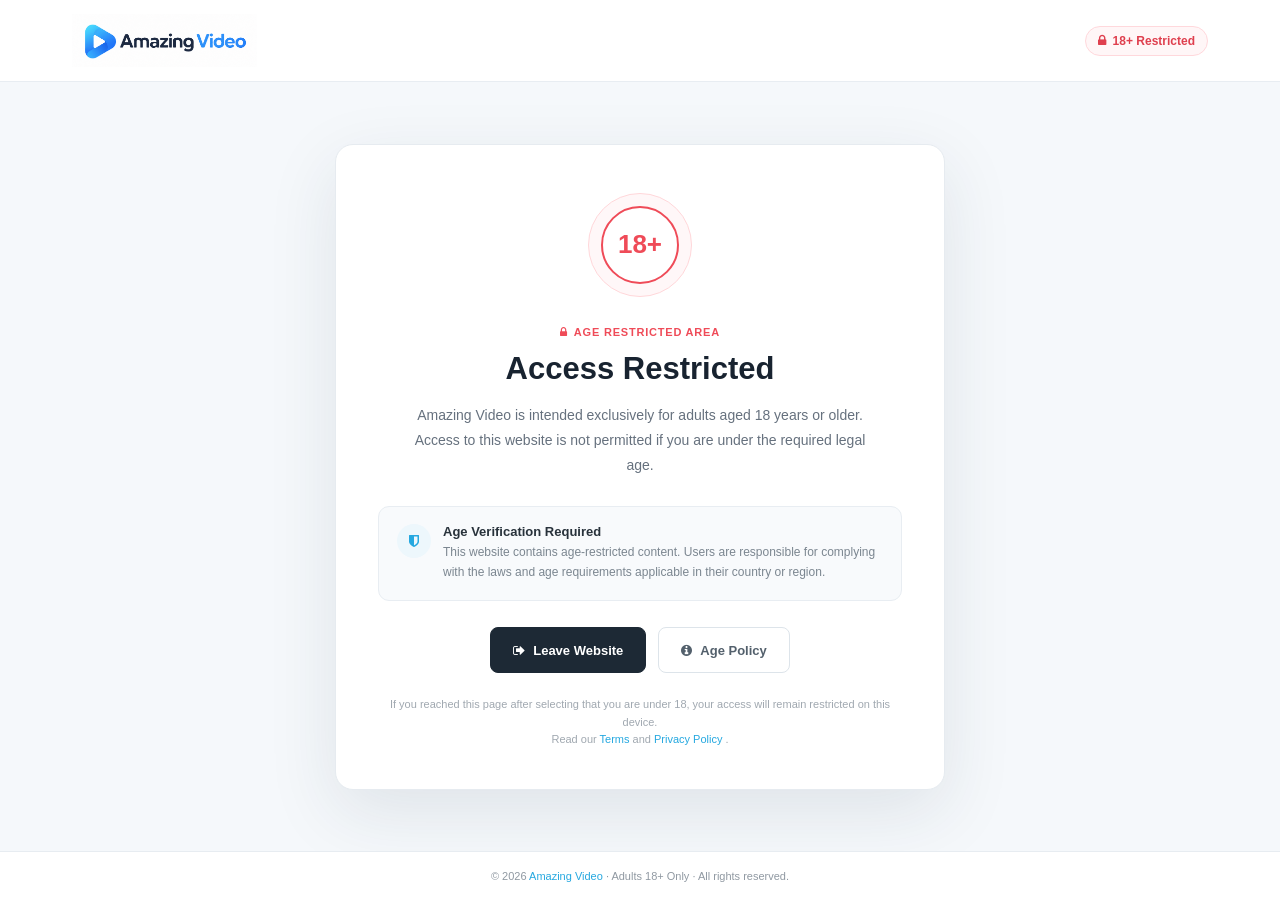
<file: restricted.html>
<!DOCTYPE html>
<html lang="en">
<head>

    <meta charset="UTF-8">

    <meta
        name="viewport"
        content="width=device-width, initial-scale=1.0"
    >

    <meta
        name="robots"
        content="noindex, nofollow"
    >

    <title>Access Restricted - Amazing Video</title>

    <!-- Font Awesome -->
    <link
        rel="stylesheet"
        href="https://cdnjs.cloudflare.com/ajax/libs/font-awesome/4.7.0/css/font-awesome.min.css"
    >


    <style>

        * {
            box-sizing: border-box;
        }


        html,
        body {
            margin: 0;
            padding: 0;

            width: 100%;
            min-height: 100%;

            font-family:
                Arial,
                Helvetica,
                sans-serif;

            background: #f5f8fb;
        }


        body {
            min-height: 100vh;

            display: flex;
            flex-direction: column;
        }


        /* =====================================================
           HEADER
        ===================================================== */

        .restricted-header {
            width: 100%;

            background: #ffffff;

            border-bottom:
                1px solid #e8edf2;
        }


        .restricted-header-inner {
            width: 100%;
            max-width: 1180px;

            margin: 0 auto;

            min-height: 74px;

            padding:
                14px 22px;

            display: flex;

            align-items: center;

            justify-content: space-between;
        }


        .restricted-logo img {
            display: block;

            max-width: 185px;

            height: auto;
        }


        .restricted-header-badge {
            display: inline-flex;

            align-items: center;

            gap: 7px;

            padding:
                7px 12px;

            border:
                1px solid #ffd8dc;

            border-radius: 50px;

            background: #fff6f7;

            color: #df3f4e;

            font-size: 12px;

            font-weight: 600;
        }


        .restricted-header-badge i {
            font-size: 13px;
        }



        /* =====================================================
           MAIN
        ===================================================== */

        .restricted-main {
            flex: 1;

            width: 100%;

            display: flex;

            align-items: center;

            justify-content: center;

            padding:
                50px 20px;
        }


        .restricted-card {
            width: 100%;
            max-width: 610px;

            padding:
                48px 42px 40px;

            background: #ffffff;

            border:
                1px solid #e6ebf0;

            border-radius: 18px;

            text-align: center;

            box-shadow:
                0 22px 70px
                rgba(31, 49, 67, 0.10);
        }



        /* =====================================================
           18+ ICON
        ===================================================== */

        .restricted-icon-wrap {
            position: relative;

            width: 104px;
            height: 104px;

            margin:
                0 auto 25px;

            display: flex;

            align-items: center;

            justify-content: center;
        }


        .restricted-icon-ring {
            position: absolute;

            inset: 0;

            border:
                1px solid #ffd7da;

            border-radius: 50%;

            background: #fff7f8;
        }


        .restricted-icon {
            position: relative;

            z-index: 2;

            width: 78px;
            height: 78px;

            display: flex;

            align-items: center;

            justify-content: center;

            border:
                2px solid #ef4b58;

            border-radius: 50%;

            color: #ef4b58;

            background: #ffffff;

            font-size: 26px;

            font-weight: 700;
        }



        /* =====================================================
           TEXT
        ===================================================== */

        .restricted-label {
            display: inline-flex;

            align-items: center;

            gap: 6px;

            margin-bottom: 12px;

            color: #ef4b58;

            font-size: 11px;

            font-weight: 700;

            text-transform: uppercase;

            letter-spacing: 0.8px;
        }


        .restricted-title {
            margin:
                0 0 14px;

            color: #182330;

            font-size: 31px;

            line-height: 1.25;

            font-weight: 700;
        }


        .restricted-description {
            max-width: 470px;

            margin:
                0 auto;

            color: #66717e;

            font-size: 14px;

            line-height: 1.8;
        }



        /* =====================================================
           INFO BOX
        ===================================================== */

        .restricted-info {
            margin:
                28px 0 26px;

            padding:
                17px 18px;

            display: flex;

            align-items: flex-start;

            gap: 12px;

            background: #f8fafc;

            border:
                1px solid #e8edf2;

            border-radius: 11px;

            text-align: left;
        }


        .restricted-info-icon {
            min-width: 34px;
            height: 34px;

            display: flex;

            align-items: center;

            justify-content: center;

            border-radius: 50%;

            background: #edf7fc;

            color: #25a8e0;

            font-size: 14px;
        }


        .restricted-info-content strong {
            display: block;

            margin-bottom: 4px;

            color: #28323b;

            font-size: 13px;
        }


        .restricted-info-content p {
            margin: 0;

            color: #7b8690;

            font-size: 12px;

            line-height: 1.65;
        }



        /* =====================================================
           BUTTONS
        ===================================================== */

        .restricted-actions {
            display: flex;

            justify-content: center;

            gap: 12px;

            flex-wrap: wrap;
        }


        .restricted-btn {
            min-height: 46px;

            padding:
                0 22px;

            display: inline-flex;

            align-items: center;

            justify-content: center;

            gap: 8px;

            border-radius: 8px;

            text-decoration: none !important;

            font-size: 13px;

            font-weight: 600;

            cursor: pointer;

            transition:
                all .2s ease;
        }


        .restricted-btn-leave {
            border:
                1px solid #1d2935;

            background: #1d2935;

            color: #ffffff !important;
        }


        .restricted-btn-leave:hover {
            background: #101820;

            border-color: #101820;

            transform:
                translateY(-1px);
        }


        .restricted-btn-policy {
            border:
                1px solid #dde4ea;

            background: #ffffff;

            color: #53606c !important;
        }


        .restricted-btn-policy:hover {
            background: #f7f9fb;

            color: #25a8e0 !important;
        }



        /* =====================================================
           FOOT NOTE
        ===================================================== */

        .restricted-note {
            margin:
                23px 0 0;

            color: #a0a8b0;

            font-size: 11px;

            line-height: 1.6;
        }


        .restricted-note a {
            color: #25a8e0;

            text-decoration: none;
        }



        /* =====================================================
           FOOTER
        ===================================================== */

        .restricted-footer {
            width: 100%;

            padding:
                18px 20px;

            background: #ffffff;

            border-top:
                1px solid #e7ecf1;

            text-align: center;
        }


        .restricted-footer p {
            margin: 0;

            color: #9099a2;

            font-size: 11px;
        }


        .restricted-footer a {
            color: #25a8e0;

            text-decoration: none;
        }



        /* =====================================================
           MOBILE
        ===================================================== */

        @media (max-width: 767px) {

            .restricted-header-inner {
                min-height: 65px;

                padding:
                    12px 16px;
            }


            .restricted-logo img {
                max-width: 155px;
            }


            .restricted-header-badge {
                padding:
                    6px 9px;

                font-size: 10px;
            }


            .restricted-main {
                padding:
                    30px 15px;
            }


            .restricted-card {
                padding:
                    35px 20px 30px;

                border-radius: 14px;
            }


            .restricted-icon-wrap {
                width: 90px;
                height: 90px;
            }


            .restricted-icon {
                width: 68px;
                height: 68px;

                font-size: 23px;
            }


            .restricted-title {
                font-size: 25px;
            }


            .restricted-description {
                font-size: 13px;
            }


            .restricted-info {
                padding:
                    14px;
            }


            .restricted-actions {
                flex-direction: column;
            }


            .restricted-btn {
                width: 100%;
            }

        }

    </style>

</head>


<body>


<!-- =====================================================
     HEADER
===================================================== -->

<header class="restricted-header">

    <div class="restricted-header-inner">

        <a
            href="#"
            class="restricted-logo"
            aria-label="Amazing Video"
        >
            <img
                src="amazinglogo.png"
                alt="Amazing Video"
            >
        </a>


        <div class="restricted-header-badge">

            <i class="fa fa-lock"></i>

            18+ Restricted

        </div>

    </div>

</header>



<!-- =====================================================
     MAIN
===================================================== -->

<main class="restricted-main">

    <div class="restricted-card">


        <!-- 18+ -->
        <div class="restricted-icon-wrap">

            <div class="restricted-icon-ring"></div>

            <div class="restricted-icon">
                18+
            </div>

        </div>



        <div class="restricted-label">

            <i class="fa fa-lock"></i>

            Age Restricted Area

        </div>



        <h1 class="restricted-title">
            Access Restricted
        </h1>



        <p class="restricted-description">

            Amazing Video is intended exclusively for
            adults aged 18 years or older.

            Access to this website is not permitted if
            you are under the required legal age.

        </p>



        <!-- Information -->
        <div class="restricted-info">

            <div class="restricted-info-icon">

                <i class="fa fa-shield"></i>

            </div>


            <div class="restricted-info-content">

                <strong>
                    Age Verification Required
                </strong>


                <p>

                    This website contains age-restricted
                    content. Users are responsible for
                    complying with the laws and age
                    requirements applicable in their
                    country or region.

                </p>

            </div>

        </div>



        <!-- Actions -->
        <div class="restricted-actions">

            <a
                href="https://www.google.com"
                class="restricted-btn restricted-btn-leave"
            >

                <i class="fa fa-sign-out"></i>

                Leave Website

            </a>


            <a
                href="age-policy.html"
                class="restricted-btn restricted-btn-policy"
            >

                <i class="fa fa-info-circle"></i>

                Age Policy

            </a>

        </div>



        <p class="restricted-note">

            If you reached this page after selecting that
            you are under 18, your access will remain
            restricted on this device.

            <br>

            Read our

            <a href="terms.html">
                Terms
            </a>

            and

            <a href="privacy.html">
                Privacy Policy
            </a>.

        </p>


    </div>

</main>



<!-- =====================================================
     FOOTER
===================================================== -->

<footer class="restricted-footer">

    <p>

        © 2026

        <a href="#">
            Amazing Video
        </a>

        · Adults 18+ Only · All rights reserved.

    </p>

</footer>



<!-- =====================================================
     RESTRICTED STATE CHECK
===================================================== -->

<script>

(function () {

    'use strict';


    /*
     * Same key jo age popup me use ki thi.
     */

    var STORAGE_KEY =
        'amazing_video_age_status';


    /*
     * Ensure restricted state remains saved.
     *
     * Agar user directly restricted.html open kare,
     * tab bhi restricted save ho jayega.
     */

    localStorage.setItem(
        STORAGE_KEY,
        'restricted'
    );


    /*
     * Browser back se protected page par
     * accidentally wapas na ja sake.
     */

    window.addEventListener(
        'pageshow',
        function () {

            localStorage.setItem(
                STORAGE_KEY,
                'restricted'
            );

        }
    );


})();

</script>


</body>
</html>
</file>
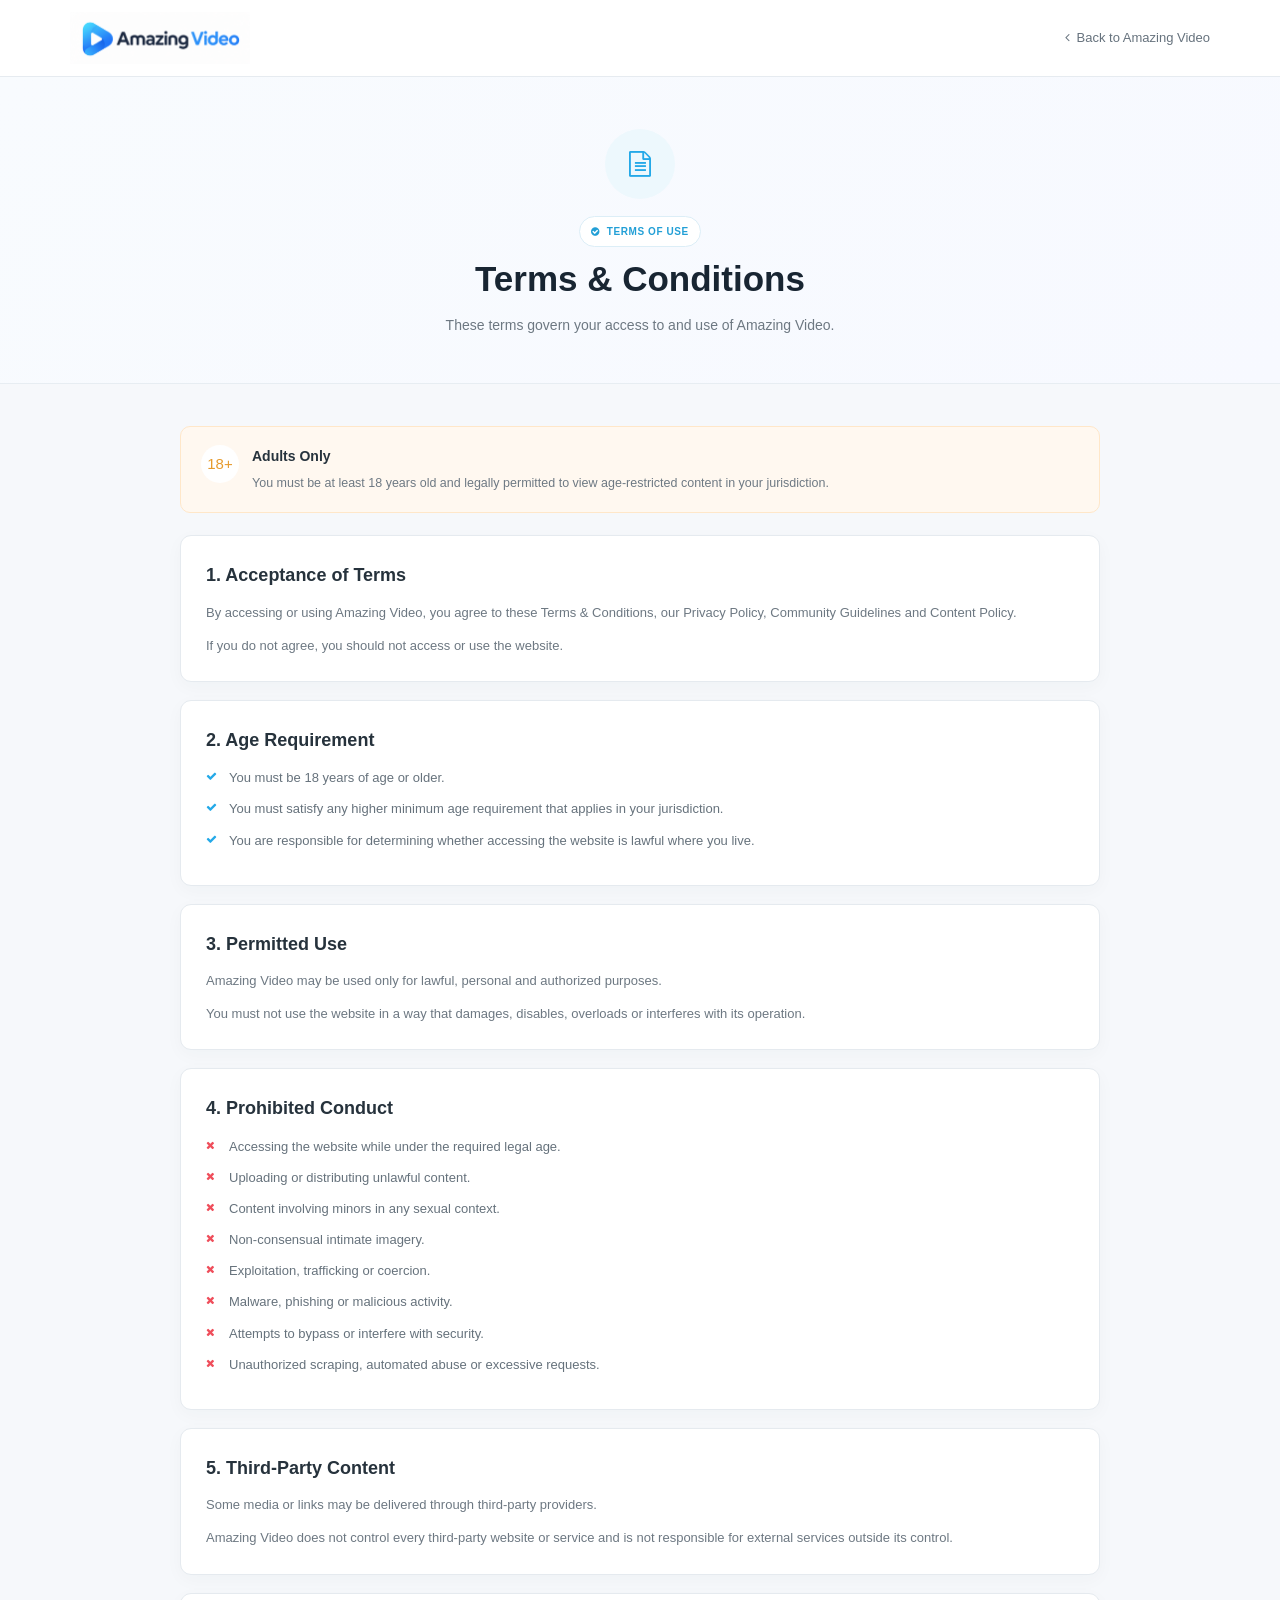
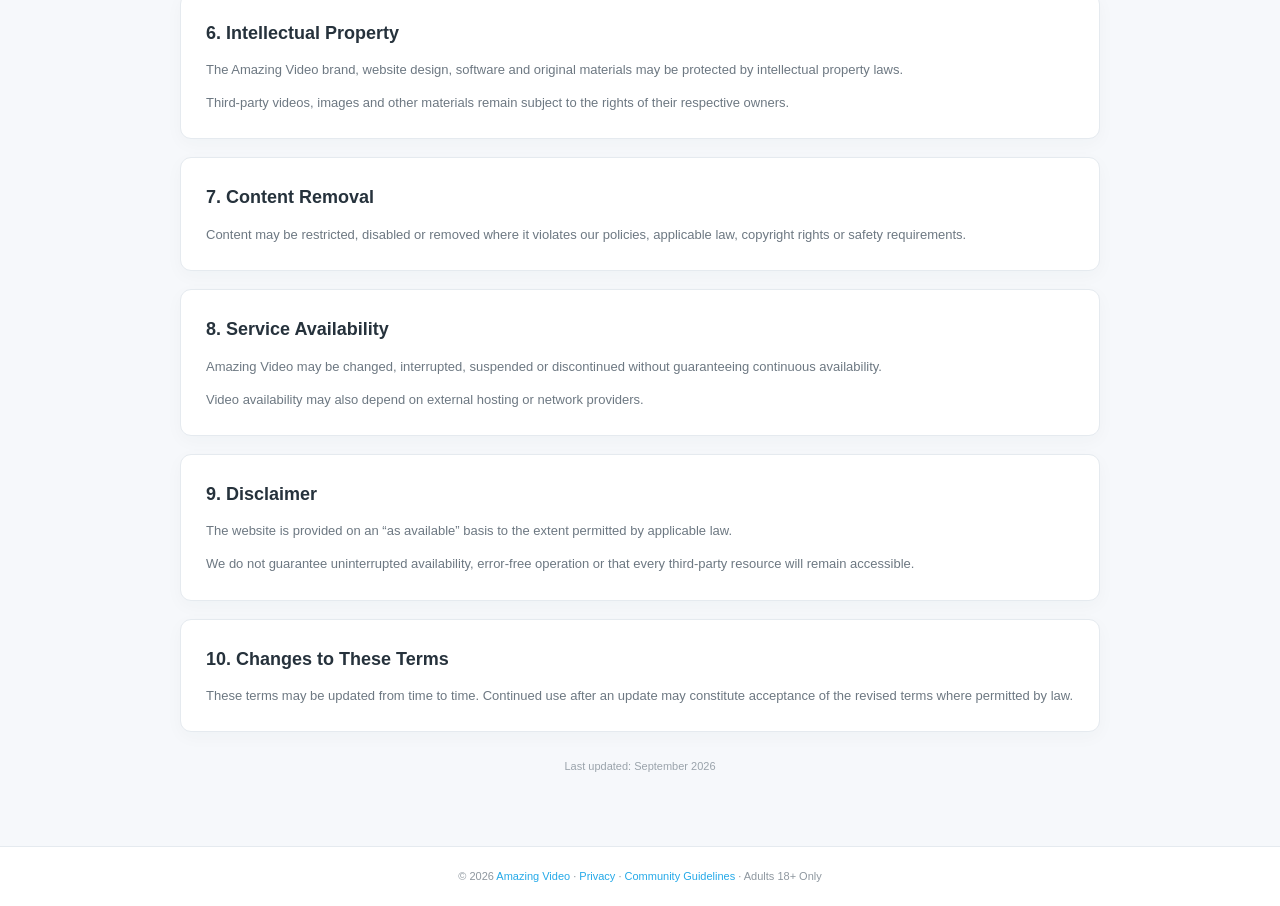
<file: terms.html>
<!DOCTYPE html>
<html lang="en">

<head>

    <meta charset="UTF-8">

    <meta
        name="viewport"
        content="width=device-width, initial-scale=1.0"
    >

    <title>Terms & Conditions - Amazing Video</title>

    <link
        rel="stylesheet"
        href="https://cdnjs.cloudflare.com/ajax/libs/font-awesome/4.7.0/css/font-awesome.min.css"
    >

    <link
        rel="stylesheet"
        href="css/legal-pages.css"
    >

</head>


<body>


<header class="av-policy-header">

    <div class="av-policy-header-inner">

        <a href="index.html" class="av-policy-logo">

            <img
                src="amazinglogo.png"
                alt="Amazing Video"
            >

        </a>


        <a href="index.html" class="av-policy-back">

            <i class="fa fa-angle-left"></i>

            <span>
                Back to Amazing Video
            </span>

        </a>

    </div>

</header>



<section class="av-policy-hero">

    <div class="av-policy-hero-inner">

        <div class="av-policy-icon">
            <i class="fa fa-file-text-o"></i>
        </div>

        <div class="av-policy-badge">

            <i class="fa fa-check-circle"></i>

            Terms of Use

        </div>

        <h1>
            Terms & Conditions
        </h1>

        <p>

            These terms govern your access to and use of
            Amazing Video.

        </p>

    </div>

</section>



<main class="av-policy-main">

    <div class="av-policy-container">


        <div class="av-notice warning">

            <div class="av-notice-icon">
                18+
            </div>

            <div>

                <h3>
                    Adults Only
                </h3>

                <p>

                    You must be at least 18 years old and legally
                    permitted to view age-restricted content in
                    your jurisdiction.

                </p>

            </div>

        </div>



        <section class="av-policy-card">

            <h2>
                1. Acceptance of Terms
            </h2>

            <p>

                By accessing or using Amazing Video, you agree
                to these Terms & Conditions, our Privacy Policy,
                Community Guidelines and Content Policy.

            </p>

            <p>

                If you do not agree, you should not access or
                use the website.

            </p>

        </section>



        <section class="av-policy-card">

            <h2>
                2. Age Requirement
            </h2>

            <ul class="av-policy-list">

                <li>
                    You must be 18 years of age or older.
                </li>

                <li>
                    You must satisfy any higher minimum age
                    requirement that applies in your jurisdiction.
                </li>

                <li>
                    You are responsible for determining whether
                    accessing the website is lawful where you live.
                </li>

            </ul>

        </section>



        <section class="av-policy-card">

            <h2>
                3. Permitted Use
            </h2>

            <p>

                Amazing Video may be used only for lawful,
                personal and authorized purposes.

            </p>

            <p>
                You must not use the website in a way that
                damages, disables, overloads or interferes with
                its operation.
            </p>

        </section>



        <section class="av-policy-card">

            <h2>
                4. Prohibited Conduct
            </h2>

            <ul class="av-policy-list red">

                <li>
                    Accessing the website while under the
                    required legal age.
                </li>

                <li>
                    Uploading or distributing unlawful content.
                </li>

                <li>
                    Content involving minors in any sexual context.
                </li>

                <li>
                    Non-consensual intimate imagery.
                </li>

                <li>
                    Exploitation, trafficking or coercion.
                </li>

                <li>
                    Malware, phishing or malicious activity.
                </li>

                <li>
                    Attempts to bypass or interfere with security.
                </li>

                <li>
                    Unauthorized scraping, automated abuse or
                    excessive requests.
                </li>

            </ul>

        </section>



        <section class="av-policy-card">

            <h2>
                5. Third-Party Content
            </h2>

            <p>

                Some media or links may be delivered through
                third-party providers.

            </p>

            <p>

                Amazing Video does not control every third-party
                website or service and is not responsible for
                external services outside its control.

            </p>

        </section>



        <section class="av-policy-card">

            <h2>
                6. Intellectual Property
            </h2>

            <p>

                The Amazing Video brand, website design,
                software and original materials may be protected
                by intellectual property laws.

            </p>

            <p>

                Third-party videos, images and other materials
                remain subject to the rights of their respective
                owners.

            </p>

        </section>



        <section class="av-policy-card">

            <h2>
                7. Content Removal
            </h2>

            <p>

                Content may be restricted, disabled or removed
                where it violates our policies, applicable law,
                copyright rights or safety requirements.

            </p>

        </section>



        <section class="av-policy-card">

            <h2>
                8. Service Availability
            </h2>

            <p>

                Amazing Video may be changed, interrupted,
                suspended or discontinued without guaranteeing
                continuous availability.

            </p>

            <p>

                Video availability may also depend on external
                hosting or network providers.

            </p>

        </section>



        <section class="av-policy-card">

            <h2>
                9. Disclaimer
            </h2>

            <p>

                The website is provided on an “as available”
                basis to the extent permitted by applicable law.

            </p>

            <p>

                We do not guarantee uninterrupted availability,
                error-free operation or that every third-party
                resource will remain accessible.

            </p>

        </section>



        <section class="av-policy-card">

            <h2>
                10. Changes to These Terms
            </h2>

            <p>

                These terms may be updated from time to time.
                Continued use after an update may constitute
                acceptance of the revised terms where permitted
                by law.

            </p>

        </section>



        <div class="av-updated">
            Last updated: September 2026
        </div>


    </div>

</main>



<footer class="av-policy-footer">

    <p>

        © 2026

        <a href="index.html">Amazing Video</a>

        ·

        <a href="privacy.html">Privacy</a>

        ·

        <a href="community-guidelines.html">
            Community Guidelines
        </a>

        · Adults 18+ Only

    </p>

</footer>


</body>
</html>
</file>
<file: css/revolution-slider.css>
.tp-static-layers{position:absolute;z-index:505;top:0;left:0}.tp-hide-revslider,.tp-caption.tp-hidden-caption{visibility:hidden!important;display:none!important}.tp-caption{z-index:1;white-space:nowrap}.tp-caption-demo .tp-caption{position:relative!important;display:inline-block;margin-bottom:10px;margin-right:20px!important}.tp-caption.whitedivider3px{color:#000;text-shadow:none;background-color:#fff;background-color:rgba(255,255,255,1);text-decoration:none;min-width:408px;min-height:3px;background-position:initial initial;background-repeat:initial initial;border-width:0;border-color:#000;border-style:none}.tp-caption.finewide_large_white{color:#fff;text-shadow:none;font-size:60px;line-height:60px;font-weight:300;font-family:"Open Sans",sans-serif;background-color:transparent;text-decoration:none;text-transform:uppercase;letter-spacing:8px;border-width:0;border-color:#000;border-style:none}.tp-caption.whitedivider3px{color:#000;text-shadow:none;background-color:#fff;background-color:rgba(255,255,255,1);text-decoration:none;font-size:0;line-height:0;min-width:468px;min-height:3px;border-width:0;border-color:#000;border-style:none}.tp-caption.finewide_medium_white{color:#fff;text-shadow:none;font-size:37px;line-height:37px;font-weight:300;font-family:"Open Sans",sans-serif;background-color:transparent;text-decoration:none;text-transform:uppercase;letter-spacing:5px;border-width:0;border-color:#000;border-style:none}.tp-caption.boldwide_small_white{font-size:25px;line-height:25px;font-weight:800;font-family:"Open Sans",sans-serif;color:#fff;text-decoration:none;background-color:transparent;text-shadow:none;text-transform:uppercase;letter-spacing:5px;border-width:0;border-color:#000;border-style:none}.tp-caption.whitedivider3px_vertical{color:#000;text-shadow:none;background-color:#fff;background-color:rgba(255,255,255,1);text-decoration:none;font-size:0;line-height:0;min-width:3px;min-height:130px;border-width:0;border-color:#000;border-style:none}.tp-caption.finewide_small_white{color:#fff;text-shadow:none;font-size:25px;line-height:25px;font-weight:300;font-family:"Open Sans",sans-serif;background-color:transparent;text-decoration:none;text-transform:uppercase;letter-spacing:5px;border-width:0;border-color:#000;border-style:none}.tp-caption.finewide_verysmall_white_mw{font-size:13px;line-height:25px;font-weight:400;font-family:"Open Sans",sans-serif;color:#fff;text-decoration:none;background-color:transparent;text-shadow:none;text-transform:uppercase;letter-spacing:5px;max-width:470px;white-space:normal!important;border-width:0;border-color:#000;border-style:none}.tp-caption.lightgrey_divider{text-decoration:none;background-color:#ebebeb;background-color:rgba(235,235,235,1);width:370px;height:3px;background-position:initial initial;background-repeat:initial initial;border-width:0;border-color:#222;border-style:none}.tp-caption.finewide_large_white{color:#FFF;text-shadow:none;font-size:60px;line-height:60px;font-weight:300;font-family:"Open Sans",sans-serif;background-color:rgba(0,0,0,0);text-decoration:none;text-transform:uppercase;letter-spacing:8px;border-width:0;border-color:#000;border-style:none}.tp-caption.finewide_medium_white{color:#FFF;text-shadow:none;font-size:34px;line-height:34px;font-weight:300;font-family:"Open Sans",sans-serif;background-color:rgba(0,0,0,0);text-decoration:none;text-transform:uppercase;letter-spacing:5px;border-width:0;border-color:#000;border-style:none}.tp-caption.huge_red{position:absolute;color:#df4b6b;font-weight:400;font-size:150px;line-height:130px;font-family:'Oswald',sans-serif;margin:0;border-width:0;border-style:none;white-space:nowrap;background-color:#2d3136;padding:0}.tp-caption.middle_yellow{position:absolute;color:#fbd572;font-weight:600;font-size:50px;line-height:50px;font-family:'Open Sans',sans-serif;margin:0;border-width:0;border-style:none;white-space:nowrap}.tp-caption.huge_thin_yellow{position:absolute;color:#fbd572;font-weight:300;font-size:90px;line-height:90px;font-family:'Open Sans',sans-serif;margin:0;letter-spacing:20px;border-width:0;border-style:none;white-space:nowrap}.tp-caption.big_dark{position:absolute;color:#333;font-weight:700;font-size:70px;line-height:70px;font-family:"Open Sans";margin:0;border-width:0;border-style:none;white-space:nowrap}.tp-caption.medium_dark{position:absolute;color:#333;font-weight:300;font-size:40px;line-height:40px;font-family:"Open Sans";margin:0;letter-spacing:5px;border-width:0;border-style:none;white-space:nowrap}.tp-caption.medium_grey{position:absolute;color:#fff;text-shadow:0 2px 5px rgba(0,0,0,0.5);font-weight:700;font-size:20px;line-height:20px;font-family:Arial;padding:2px 4px;margin:0;border-width:0;border-style:none;background-color:#888;white-space:nowrap}.tp-caption.small_text{position:absolute;color:#fff;text-shadow:0 2px 5px rgba(0,0,0,0.5);font-weight:700;font-size:14px;line-height:20px;font-family:Arial;margin:0;border-width:0;border-style:none;white-space:nowrap}.tp-caption.medium_text{position:absolute;color:#fff;text-shadow:0 2px 5px rgba(0,0,0,0.5);font-weight:700;font-size:20px;line-height:20px;font-family:Arial;margin:0;border-width:0;border-style:none;white-space:nowrap}.tp-caption.large_bold_white_25{font-size:55px;line-height:65px;font-weight:700;font-family:"Open Sans";color:#fff;text-decoration:none;background-color:transparent;text-align:center;text-shadow:#000 0 5px 10px;border-width:0;border-color:#fff;border-style:none}.tp-caption.medium_text_shadow{font-size:25px;line-height:25px;font-weight:600;font-family:"Open Sans";color:#fff;text-decoration:none;background-color:transparent;text-align:center;text-shadow:#000 0 5px 10px;border-width:0;border-color:#fff;border-style:none}.tp-caption.large_text{position:absolute;color:#fff;text-shadow:0 2px 5px rgba(0,0,0,0.5);font-weight:700;font-size:40px;line-height:40px;font-family:Arial;margin:0;border-width:0;border-style:none;white-space:nowrap}.tp-caption.medium_bold_grey{font-size:30px;line-height:30px;font-weight:800;font-family:"Open Sans";color:#666;text-decoration:none;background-color:transparent;text-shadow:none;margin:0;padding:1px 4px 0;border-width:0;border-color:#ffd658;border-style:none}.tp-caption.very_large_text{position:absolute;color:#fff;text-shadow:0 2px 5px rgba(0,0,0,0.5);font-weight:700;font-size:60px;line-height:60px;font-family:Arial;margin:0;border-width:0;border-style:none;white-space:nowrap;letter-spacing:-2px}.tp-caption.very_big_white{position:absolute;color:#fff;text-shadow:none;font-weight:800;font-size:60px;line-height:60px;font-family:Arial;margin:0;border-width:0;border-style:none;white-space:nowrap;padding:0 4px;padding-top:1px;background-color:#000}.tp-caption.very_big_black{position:absolute;color:#000;text-shadow:none;font-weight:700;font-size:60px;line-height:60px;font-family:Arial;margin:0;border-width:0;border-style:none;white-space:nowrap;padding:0 4px;padding-top:1px;background-color:#fff}.tp-caption.modern_medium_fat{position:absolute;color:#000;text-shadow:none;font-weight:800;font-size:24px;line-height:20px;font-family:"Open Sans",sans-serif;margin:0;border-width:0;border-style:none;white-space:nowrap}.tp-caption.modern_medium_fat_white{position:absolute;color:#fff;text-shadow:none;font-weight:800;font-size:24px;line-height:20px;font-family:"Open Sans",sans-serif;margin:0;border-width:0;border-style:none;white-space:nowrap}.tp-caption.modern_medium_light{position:absolute;color:#000;text-shadow:none;font-weight:300;font-size:24px;line-height:20px;font-family:"Open Sans",sans-serif;margin:0;border-width:0;border-style:none;white-space:nowrap}.tp-caption.modern_big_bluebg{position:absolute;color:#fff;text-shadow:none;font-weight:800;font-size:30px;line-height:36px;font-family:"Open Sans",sans-serif;padding:3px 10px;margin:0;border-width:0;border-style:none;background-color:#4e5b6c;letter-spacing:0}.tp-caption.modern_big_redbg{position:absolute;color:#fff;text-shadow:none;font-weight:300;font-size:30px;line-height:36px;font-family:"Open Sans",sans-serif;padding:3px 10px;padding-top:1px;margin:0;border-width:0;border-style:none;background-color:#de543e;letter-spacing:0}.tp-caption.modern_small_text_dark{position:absolute;color:#555;text-shadow:none;font-size:14px;line-height:22px;font-family:Arial;margin:0;border-width:0;border-style:none;white-space:nowrap}.tp-caption.boxshadow{-moz-box-shadow:0 0 20px rgba(0,0,0,0.5);-webkit-box-shadow:0 0 20px rgba(0,0,0,0.5);box-shadow:0 0 20px rgba(0,0,0,0.5)}.tp-caption.black{color:#000;text-shadow:none}.tp-caption.noshadow{text-shadow:none}.tp-caption a{color:#fff;text-shadow:none;-webkit-transition:all .2s ease-out;-moz-transition:all .2s ease-out;-o-transition:all .2s ease-out;-ms-transition:all .2s ease-out}.tp-caption a:hover{color:#ffa902}.tp-caption.thinheadline_dark{position:absolute;color:rgba(0,0,0,0.85);text-shadow:none;font-weight:300;font-size:30px;line-height:30px;font-family:"Open Sans";background-color:transparent}.tp-caption.thintext_dark{position:absolute;color:rgba(0,0,0,0.85);text-shadow:none;font-weight:300;font-size:16px;line-height:26px;font-family:"Open Sans";background-color:transparent}.tp-caption.medium_bg_red a{color:#fff;text-decoration:none}.tp-caption.medium_bg_red a:hover{color:#fff;text-decoration:underline}.tp-caption.smoothcircle{font-size:30px;line-height:75px;font-weight:800;font-family:"Open Sans";color:#fff;text-decoration:none;background-color:#000;background-color:rgba(0,0,0,0.498039);padding:50px 25px;text-align:center;border-radius:500px 500px 500px 500px;border-width:0;border-color:#000;border-style:none}.tp-caption.largeblackbg{font-size:50px;line-height:70px;font-weight:300;font-family:"Open Sans";color:#fff;text-decoration:none;background-color:#000;padding:0 20px 5px;text-shadow:none;border-width:0;border-color:#fff;border-style:none}.tp-caption.largepinkbg{position:absolute;color:#fff;text-shadow:none;font-weight:300;font-size:50px;line-height:70px;font-family:"Open Sans";background-color:#db4360;padding:0 20px;-webkit-border-radius:0;-moz-border-radius:0;border-radius:0}.tp-caption.largewhitebg{position:absolute;color:#000;text-shadow:none;font-weight:300;font-size:50px;line-height:70px;font-family:"Open Sans";background-color:#fff;padding:0 20px;-webkit-border-radius:0;-moz-border-radius:0;border-radius:0}.tp-caption.largegreenbg{position:absolute;color:#fff;text-shadow:none;font-weight:300;font-size:50px;line-height:70px;font-family:"Open Sans";background-color:#67ae73;padding:0 20px;-webkit-border-radius:0;-moz-border-radius:0;border-radius:0}.tp-caption.excerpt{font-size:36px;line-height:36px;font-weight:700;font-family:Arial;color:#fff;text-decoration:none;background-color:rgba(0,0,0,1);text-shadow:none;margin:0;letter-spacing:-1.5px;padding:1px 4px 0 4px;width:150px;white-space:normal!important;height:auto;border-width:0;border-color:#fff;border-style:none}.tp-caption.large_bold_grey{font-size:60px;line-height:60px;font-weight:800;font-family:"Open Sans";color:#666;text-decoration:none;background-color:transparent;text-shadow:none;margin:0;padding:1px 4px 0;border-width:0;border-color:#ffd658;border-style:none}.tp-caption.medium_thin_grey{font-size:34px;line-height:30px;font-weight:300;font-family:"Open Sans";color:#666;text-decoration:none;background-color:transparent;padding:1px 4px 0;text-shadow:none;margin:0;border-width:0;border-color:#ffd658;border-style:none}.tp-caption.small_thin_grey{font-size:18px;line-height:26px;font-weight:300;font-family:"Open Sans";color:#757575;text-decoration:none;background-color:transparent;padding:1px 4px 0;text-shadow:none;margin:0;border-width:0;border-color:#ffd658;border-style:none}.tp-caption.lightgrey_divider{text-decoration:none;background-color:rgba(235,235,235,1);width:370px;height:3px;background-position:initial initial;background-repeat:initial initial;border-width:0;border-color:#222;border-style:none}.tp-caption.large_bold_darkblue{font-size:58px;line-height:60px;font-weight:800;font-family:"Open Sans";color:#34495e;text-decoration:none;background-color:transparent;border-width:0;border-color:#ffd658;border-style:none}.tp-caption.medium_bg_darkblue{font-size:20px;line-height:20px;font-weight:800;font-family:"Open Sans";color:#fff;text-decoration:none;background-color:#34495e;padding:10px;border-width:0;border-color:#ffd658;border-style:none}.tp-caption.medium_bold_red{font-size:24px;line-height:30px;font-weight:800;font-family:"Open Sans";color:#e33a0c;text-decoration:none;background-color:transparent;padding:0;border-width:0;border-color:#ffd658;border-style:none}.tp-caption.medium_light_red{font-size:21px;line-height:26px;font-weight:300;font-family:"Open Sans";color:#e33a0c;text-decoration:none;background-color:transparent;padding:0;border-width:0;border-color:#ffd658;border-style:none}.tp-caption.medium_bg_red{font-size:20px;line-height:20px;font-weight:800;font-family:"Open Sans";color:#fff;text-decoration:none;background-color:#e33a0c;padding:10px;border-width:0;border-color:#ffd658;border-style:none}.tp-caption.medium_bold_orange{font-size:24px;line-height:30px;font-weight:800;font-family:"Open Sans";color:#f39c12;text-decoration:none;background-color:transparent;border-width:0;border-color:#ffd658;border-style:none}.tp-caption.medium_bg_orange{font-size:20px;line-height:20px;font-weight:800;font-family:"Open Sans";color:#fff;text-decoration:none;background-color:#f39c12;padding:10px;border-width:0;border-color:#ffd658;border-style:none}.tp-caption.grassfloor{text-decoration:none;background-color:rgba(160,179,151,1);width:4000px;height:150px;border-width:0;border-color:#222;border-style:none}.tp-caption.large_bold_white{font-size:58px;line-height:60px;font-weight:800;font-family:"Open Sans";color:#fff;text-decoration:none;background-color:transparent;border-width:0;border-color:#ffd658;border-style:none}.tp-caption.medium_light_white{font-size:30px;line-height:36px;font-weight:300;font-family:"Open Sans";color:#fff;text-decoration:none;background-color:transparent;padding:0;border-width:0;border-color:#ffd658;border-style:none}.tp-caption.mediumlarge_light_white{font-size:34px;line-height:40px;font-weight:300;font-family:"Open Sans";color:#fff;text-decoration:none;background-color:transparent;padding:0;border-width:0;border-color:#ffd658;border-style:none}.tp-caption.mediumlarge_light_white_center{font-size:34px;line-height:40px;font-weight:300;font-family:"Open Sans";color:#fff;text-decoration:none;background-color:transparent;padding:0;text-align:center;border-width:0;border-color:#ffd658;border-style:none}.tp-caption.medium_bg_asbestos{font-size:20px;line-height:20px;font-weight:800;font-family:"Open Sans";color:#fff;text-decoration:none;background-color:#7f8c8d;padding:10px;border-width:0;border-color:#ffd658;border-style:none}.tp-caption.medium_light_black{font-size:30px;line-height:36px;font-weight:300;font-family:"Open Sans";color:#000;text-decoration:none;background-color:transparent;padding:0;border-width:0;border-color:#ffd658;border-style:none}.tp-caption.large_bold_black{font-size:58px;line-height:60px;font-weight:800;font-family:"Open Sans";color:#000;text-decoration:none;background-color:transparent;border-width:0;border-color:#ffd658;border-style:none}.tp-caption.mediumlarge_light_darkblue{font-size:34px;line-height:40px;font-weight:300;font-family:"Open Sans";color:#34495e;text-decoration:none;background-color:transparent;padding:0;border-width:0;border-color:#ffd658;border-style:none}.tp-caption.small_light_white{font-size:17px;line-height:28px;font-weight:300;font-family:"Open Sans";color:#fff;text-decoration:none;background-color:transparent;padding:0;border-width:0;border-color:#ffd658;border-style:none}.tp-caption.roundedimage{border-width:0;border-color:#222;border-style:none}.tp-caption.large_bg_black{font-size:40px;line-height:40px;font-weight:800;font-family:"Open Sans";color:#fff;text-decoration:none;background-color:#000;padding:10px 20px 15px;border-width:0;border-color:#ffd658;border-style:none}.tp-caption.mediumwhitebg{font-size:30px;line-height:30px;font-weight:300;font-family:"Open Sans";color:#000;text-decoration:none;background-color:#fff;padding:5px 15px 10px;text-shadow:none;border-width:0;border-color:#000;border-style:none}.tp-caption.medium_bg_orange_new1{font-size:20px;line-height:20px;font-weight:800;font-family:"Open Sans";color:#fff;text-decoration:none;background-color:#f39c12;padding:10px;border-width:0;border-color:#ffd658;border-style:none}.tp-caption.boxshadow{-moz-box-shadow:0 0 20px rgba(0,0,0,0.5);-webkit-box-shadow:0 0 20px rgba(0,0,0,0.5);box-shadow:0 0 20px rgba(0,0,0,0.5)}.tp-caption.black{color:#000;text-shadow:none;font-weight:300;font-size:19px;line-height:19px;font-family:'Open Sans',sans}.tp-caption.noshadow{text-shadow:none}.tp_inner_padding{box-sizing:border-box;-webkit-box-sizing:border-box;-moz-box-sizing:border-box;max-height:none!important}.tp-caption .frontcorner{width:0;height:0;border-left:40px solid transparent;border-right:0 solid transparent;border-top:40px solid #00a8ff;position:absolute;left:-40px;top:0}.tp-caption .backcorner{width:0;height:0;border-left:0 solid transparent;border-right:40px solid transparent;border-bottom:40px solid #00a8ff;position:absolute;right:0;top:0}.tp-caption .frontcornertop{width:0;height:0;border-left:40px solid transparent;border-right:0 solid transparent;border-bottom:40px solid #00a8ff;position:absolute;left:-40px;top:0}.tp-caption .backcornertop{width:0;height:0;border-left:0 solid transparent;border-right:40px solid transparent;border-top:40px solid #00a8ff;position:absolute;right:0;top:0}img.tp-slider-alternative-image{width:100%;height:auto}.tp-simpleresponsive .button{padding:6px 13px 5px;border-radius:3px;-moz-border-radius:3px;-webkit-border-radius:3px;height:30px;cursor:pointer;color:#fff!important;text-shadow:0 1px 1px rgba(0,0,0,0.6)!important;font-size:15px;line-height:45px!important;background:url(../images/gradient/g30.png) repeat-x top;font-family:arial,sans-serif;font-weight:bold;letter-spacing:-1px}.tp-simpleresponsive .button.big{color:#fff;text-shadow:0 1px 1px rgba(0,0,0,0.6);font-weight:bold;padding:9px 20px;font-size:19px;line-height:57px!important;background:url(../images/gradient/g40.png) repeat-x top}.tp-simpleresponsive .purchase:hover,.tp-simpleresponsive .button:hover,.tp-simpleresponsive .button.big:hover{background-position:bottom,15px 11px}@media only screen and (min-width:480px) and (max-width:767px){.tp-simpleresponsive .button{padding:4px 8px 3px;line-height:25px!important;font-size:11px!important;font-weight:normal}.tp-simpleresponsive a.button{-webkit-transition:none;-moz-transition:none;-o-transition:none;-ms-transition:none}}@media only screen and (min-width:0) and (max-width:479px){.tp-simpleresponsive .button{padding:2px 5px 2px;line-height:20px!important;font-size:10px!important}.tp-simpleresponsive a.button{-webkit-transition:none;-moz-transition:none;-o-transition:none;-ms-transition:none}}.tp-simpleresponsive .button.green,.tp-simpleresponsive .button:hover.green,.tp-simpleresponsive .purchase.green,.tp-simpleresponsive .purchase:hover.green{background-color:#21a117;-webkit-box-shadow:0 3px 0 0 #104d0b;-moz-box-shadow:0 3px 0 0 #104d0b;box-shadow:0 3px 0 0 #104d0b}.tp-simpleresponsive .button.blue,.tp-simpleresponsive .button:hover.blue,.tp-simpleresponsive .purchase.blue,.tp-simpleresponsive .purchase:hover.blue{background-color:#1d78cb;-webkit-box-shadow:0 3px 0 0 #0f3e68;-moz-box-shadow:0 3px 0 0 #0f3e68;box-shadow:0 3px 0 0 #0f3e68}.tp-simpleresponsive .button.red,.tp-simpleresponsive .button:hover.red,.tp-simpleresponsive .purchase.red,.tp-simpleresponsive .purchase:hover.red{background-color:#cb1d1d;-webkit-box-shadow:0 3px 0 0 #7c1212;-moz-box-shadow:0 3px 0 0 #7c1212;box-shadow:0 3px 0 0 #7c1212}.tp-simpleresponsive .button.orange,.tp-simpleresponsive .button:hover.orange,.tp-simpleresponsive .purchase.orange,.tp-simpleresponsive .purchase:hover.orange{background-color:#f70;-webkit-box-shadow:0 3px 0 0 #a34c00;-moz-box-shadow:0 3px 0 0 #a34c00;box-shadow:0 3px 0 0 #a34c00}.tp-simpleresponsive .button.darkgrey,.tp-simpleresponsive .button.grey,.tp-simpleresponsive .button:hover.darkgrey,.tp-simpleresponsive .button:hover.grey,.tp-simpleresponsive .purchase.darkgrey,.tp-simpleresponsive .purchase:hover.darkgrey{background-color:#555;-webkit-box-shadow:0 3px 0 0 #222;-moz-box-shadow:0 3px 0 0 #222;box-shadow:0 3px 0 0 #222}.tp-simpleresponsive .button.lightgrey,.tp-simpleresponsive .button:hover.lightgrey,.tp-simpleresponsive .purchase.lightgrey,.tp-simpleresponsive .purchase:hover.lightgrey{background-color:#888;-webkit-box-shadow:0 3px 0 0 #555;-moz-box-shadow:0 3px 0 0 #555;box-shadow:0 3px 0 0 #555}.fullscreen-container{width:100%;position:relative;padding:0}.fullwidthbanner-container{width:100%;position:relative;padding:0;overflow:hidden}.fullwidthbanner-container .fullwidthbanner{width:100%;position:relative}.tp-simpleresponsive .caption,.tp-simpleresponsive .tp-caption{position:absolute;visibility:hidden;-webkit-font-smoothing:antialiased!important}.tp-simpleresponsive img{max-width:none}.noFilterClass{filter:none!important}.tp-bannershadow{position:absolute;margin-left:auto;margin-right:auto;-moz-user-select:none;-khtml-user-select:none;-webkit-user-select:none;-o-user-select:none}.tp-bannershadow.tp-shadow1{background:url(../images/shadow1.png) no-repeat;background-size:100% 100%;width:890px;height:60px;bottom:-60px}.tp-bannershadow.tp-shadow2{background:url(../images/shadow2.png) no-repeat;background-size:100% 100%;width:890px;height:60px;bottom:-60px}.tp-bannershadow.tp-shadow3{background:url(../images/shadow3.png) no-repeat;background-size:100% 100%;width:890px;height:60px;bottom:-60px}.caption.fullscreenvideo{left:0;top:0;position:absolute;width:100%;height:100%}.caption.fullscreenvideo iframe,.caption.fullscreenvideo video{width:100%!important;height:100%!important;display:none}.tp-caption.fullscreenvideo{left:0;top:0;position:absolute;width:100%;height:100%}.tp-caption.fullscreenvideo iframe,.tp-caption.fullscreenvideo iframe video{width:100%!important;height:100%!important;display:none}.fullcoveredvideo video,.fullscreenvideo video{background:#000}.fullcoveredvideo .tp-poster{background-position:center center;background-size:cover;width:100%;height:100%;top:0;left:0}.html5vid.videoisplaying .tp-poster{display:none}.tp-video-play-button{background:#000;background:rgba(0,0,0,0.3);padding:5px;border-radius:5px;-moz-border-radius:5px;-webkit-border-radius:5px;position:absolute;top:50%;left:50%;font-size:40px;color:#FFF;z-index:3;margin-top:-27px;margin-left:-28px;text-align:center;cursor:pointer}.html5vid .tp-revstop{width:15px;height:20px;border-left:5px solid #fff;border-right:5px solid #fff;position:relative;margin:10px 20px;box-sizing:border-box;-moz-box-sizing:border-box;-webkit-box-sizing:border-box}.html5vid .tp-revstop{display:none}.html5vid.videoisplaying .revicon-right-dir{display:none}.html5vid.videoisplaying .tp-revstop{display:block}.html5vid.videoisplaying .tp-video-play-button{display:none}.html5vid:hover .tp-video-play-button{display:block}.fullcoveredvideo .tp-video-play-button{display:none!important}.tp-video-controls{position:absolute;bottom:0;left:0;right:0;padding:5px;opacity:0;-webkit-transition:opacity .3s;-moz-transition:opacity .3s;-o-transition:opacity .3s;-ms-transition:opacity .3s;transition:opacity .3s;background-image:linear-gradient(bottom,#000 13%,#323232 100%);background-image:-o-linear-gradient(bottom,#000 13%,#323232 100%);background-image:-moz-linear-gradient(bottom,#000 13%,#323232 100%);background-image:-webkit-linear-gradient(bottom,#000 13%,#323232 100%);background-image:-ms-linear-gradient(bottom,#000 13%,#323232 100%);background-image:-webkit-gradient(linear,left bottom,left top,color-stop(0.13,#000),color-stop(1,#323232));display:table;max-width:100%;overflow:hidden;box-sizing:border-box;-moz-box-sizing:border-box;-webkit-box-sizing:border-box}.tp-caption:hover .tp-video-controls{opacity:.9}.tp-video-button{background:rgba(0,0,0,.5);border:0;color:#EEE;-webkit-border-radius:3px;-moz-border-radius:3px;-o-border-radius:3px;border-radius:3px;cursor:pointer;line-height:12px;font-size:12px;color:#fff;padding:0;margin:0;outline:0}.tp-video-button:hover{cursor:pointer}.tp-video-button-wrap,.tp-video-seek-bar-wrap,.tp-video-vol-bar-wrap{padding:0 5px;display:table-cell}.tp-video-seek-bar-wrap{width:80%}.tp-video-vol-bar-wrap{width:20%}.tp-volume-bar,.tp-seek-bar{width:100%;cursor:pointer;outline:0;line-height:12px;margin:0;padding:0}.tp-dottedoverlay{background-repeat:repeat;width:100%;height:100%;position:absolute;top:0;left:0;z-index:4}.tp-dottedoverlay.twoxtwo{background:url(../images/gridtile.png)}.tp-dottedoverlay.twoxtwowhite{background:url(../images/gridtile_white.png)}.tp-dottedoverlay.threexthree{background:url(../images/gridtile_3x3.png)}.tp-dottedoverlay.threexthreewhite{background:url(../images/gridtile_3x3_white.png)}.tpclear{clear:both}.tp-bullets{z-index:1000;position:absolute;-ms-filter:"alpha(opacity=100)";-moz-opacity:1;-khtml-opacity:1;opacity:1;-webkit-transition:opacity .2s ease-out;-moz-transition:opacity .2s ease-out;-o-transition:opacity .2s ease-out;-ms-transition:opacity .2s ease-out;-webkit-transform:translateZ(5px)}.tp-bullets.hidebullets{-ms-filter:"alpha(opacity=0)";-moz-opacity:0;-khtml-opacity:0;opacity:0}.tp-bullets.simplebullets.navbar{border:1px solid #666;border-bottom:1px solid #444;background:url(../images/boxed_bgtile.png);height:40px;padding:0 10px;-webkit-border-radius:5px;-moz-border-radius:5px;border-radius:5px}.tp-bullets.simplebullets.navbar-old{background:url(../images/navigdots_bgtile.png);height:35px;padding:0 10px;-webkit-border-radius:5px;-moz-border-radius:5px;border-radius:5px}.tp-bullets.simplebullets.round .bullet{cursor:pointer;position:relative;background:url(../images/bullet.png) no-Repeat top left;width:20px;height:20px;margin-right:0;float:left;margin-top:0;margin-left:3px}.tp-bullets.simplebullets.round .bullet.last{margin-right:3px}.tp-bullets.simplebullets.round-old .bullet{cursor:pointer;position:relative;background:url(../images/bullets.png) no-Repeat bottom left;width:23px;height:23px;margin-right:0;float:left;margin-top:0}.tp-bullets.simplebullets.round-old .bullet.last{margin-right:0}.tp-bullets.simplebullets.square .bullet{cursor:pointer;position:relative;background:url(../images/bullets2.png) no-Repeat bottom left;width:19px;height:19px;margin-right:0;float:left;margin-top:0}.tp-bullets.simplebullets.square .bullet.last{margin-right:0}.tp-bullets.simplebullets.square-old .bullet{cursor:pointer;position:relative;background:url(../images/bullets2.png) no-Repeat bottom left;width:19px;height:19px;margin-right:0;float:left;margin-top:0}.tp-bullets.simplebullets.square-old .bullet.last{margin-right:0}.tp-bullets.simplebullets.navbar .bullet{cursor:pointer;position:relative;background:url(../images/bullet_boxed.png) no-Repeat top left;width:18px;height:19px;margin-right:5px;float:left;margin-top:0}.tp-bullets.simplebullets.navbar .bullet.first{margin-left:0!important}.tp-bullets.simplebullets.navbar .bullet.last{margin-right:0!important}.tp-bullets.simplebullets.navbar-old .bullet{cursor:pointer;position:relative;background:url(../images/navigdots.png) no-Repeat bottom left;width:15px;height:15px;margin-left:5px!important;margin-right:5px!important;float:left;margin-top:10px}.tp-bullets.simplebullets.navbar-old .bullet.first{margin-left:0!important}.tp-bullets.simplebullets.navbar-old .bullet.last{margin-right:0!important}.tp-bullets.simplebullets .bullet:hover,.tp-bullets.simplebullets .bullet.selected{background-position:top left}.tp-bullets.simplebullets.round .bullet:hover,.tp-bullets.simplebullets.round .bullet.selected,.tp-bullets.simplebullets.navbar .bullet:hover,.tp-bullets.simplebullets.navbar .bullet.selected{background-position:bottom left}.tparrows{-ms-filter:"alpha(opacity=100)";-moz-opacity:1;-khtml-opacity:1;opacity:1;-webkit-transition:opacity .2s ease-out;-moz-transition:opacity .2s ease-out;-o-transition:opacity .2s ease-out;-ms-transition:opacity .2s ease-out;-webkit-transform:translateZ(5000px);-webkit-transform-style:flat;-webkit-backface-visibility:hidden;z-index:600;position:relative}.tparrows.hidearrows{-ms-filter:"alpha(opacity=0)";-moz-opacity:0;-khtml-opacity:0;opacity:0}.tp-leftarrow{z-index:100;cursor:pointer;position:relative;background:url(../images/large_left.png) no-Repeat top left;width:40px;height:40px}.tp-rightarrow{z-index:100;cursor:pointer;position:relative;background:url(../images/large_right.png) no-Repeat top left;width:40px;height:40px}.tp-leftarrow.round{z-index:100;cursor:pointer;position:relative;background:url(../images/small_left.png) no-Repeat top left;width:19px;height:14px;margin-right:0;float:left;margin-top:0}.tp-rightarrow.round{z-index:100;cursor:pointer;position:relative;background:url(../images/small_right.png) no-Repeat top left;width:19px;height:14px;margin-right:0;float:left;margin-top:0}.tp-leftarrow.round-old{z-index:100;cursor:pointer;position:relative;background:url(../images/arrow_left.png) no-Repeat top left;width:26px;height:26px;margin-right:0;float:left;margin-top:0}.tp-rightarrow.round-old{z-index:100;cursor:pointer;position:relative;background:url(../images/arrow_right.png) no-Repeat top left;width:26px;height:26px;margin-right:0;float:left;margin-top:0}.tp-leftarrow.navbar{z-index:100;cursor:pointer;position:relative;background:url(../images/small_left_boxed.png) no-Repeat top left;width:20px;height:15px;float:left;margin-right:6px;margin-top:12px}.tp-rightarrow.navbar{z-index:100;cursor:pointer;position:relative;background:url(../images/small_right_boxed.png) no-Repeat top left;width:20px;height:15px;float:left;margin-left:6px;margin-top:12px}.tp-leftarrow.navbar-old{z-index:100;cursor:pointer;position:relative;background:url(../images/arrowleft.png) no-Repeat top left;width:9px;height:16px;float:left;margin-right:6px;margin-top:10px}.tp-rightarrow.navbar-old{z-index:100;cursor:pointer;position:relative;background:url(../images/arrowright.png) no-Repeat top left;width:9px;height:16px;float:left;margin-left:6px;margin-top:10px}.tp-leftarrow.navbar-old.thumbswitharrow{margin-right:10px}.tp-rightarrow.navbar-old.thumbswitharrow{margin-left:0}.tp-leftarrow.square{z-index:100;cursor:pointer;position:relative;background:url(../images/arrow_left2.png) no-Repeat top left;width:12px;height:17px;float:left;margin-right:0;margin-top:0}.tp-rightarrow.square{z-index:100;cursor:pointer;position:relative;background:url(../images/arrow_right2.png) no-Repeat top left;width:12px;height:17px;float:left;margin-left:0;margin-top:0}.tp-leftarrow.square-old{z-index:100;cursor:pointer;position:relative;background:url(../images/arrow_left2.png) no-Repeat top left;width:12px;height:17px;float:left;margin-right:0;margin-top:0}.tp-rightarrow.square-old{z-index:100;cursor:pointer;position:relative;background:url(../images/arrow_right2.png) no-Repeat top left;width:12px;height:17px;float:left;margin-left:0;margin-top:0}.tp-leftarrow.default{z-index:100;cursor:pointer;position:relative;background:url(../images/large_left.png) no-Repeat 0 0;width:40px;height:40px}.tp-rightarrow.default{z-index:100;cursor:pointer;position:relative;background:url(../images/large_right.png) no-Repeat 0 0;width:40px;height:40px}.tp-leftarrow:hover,.tp-rightarrow:hover{background-position:bottom left}.tp-bullets.tp-thumbs{z-index:1000;position:absolute;padding:3px;background-color:#fff;width:500px;height:50px;margin-top:-50px}.fullwidthbanner-container .tp-thumbs{padding:3px}.tp-bullets.tp-thumbs .tp-mask{width:500px;height:50px;overflow:hidden;position:relative}.tp-bullets.tp-thumbs .tp-mask .tp-thumbcontainer{width:5000px;position:absolute}.tp-bullets.tp-thumbs .bullet{width:100px;height:50px;cursor:pointer;overflow:hidden;background:0;margin:0;float:left;-ms-filter:"alpha(opacity=50)";-moz-opacity:.5;-khtml-opacity:.5;opacity:.5;-webkit-transition:all .2s ease-out;-moz-transition:all .2s ease-out;-o-transition:all .2s ease-out;-ms-transition:all .2s ease-out}.tp-bullets.tp-thumbs .bullet:hover,.tp-bullets.tp-thumbs .bullet.selected{-ms-filter:"alpha(opacity=100)";-moz-opacity:1;-khtml-opacity:1;opacity:1}.tp-thumbs img{width:100%}.tp-bannertimer{width:100%;height:10px;background:url(../images/timer.png);position:absolute;z-index:200;top:0}.tp-bannertimer.tp-bottom{bottom:0;height:5px;top:auto}@media only screen and (min-width:0) and (max-width:479px){.responsive .tp-bullets{display:none}.responsive .tparrows{display:none}}.tp-simpleresponsive img{-moz-user-select:none;-khtml-user-select:none;-webkit-user-select:none;-o-user-select:none}.tp-simpleresponsive a{text-decoration:none}.tp-simpleresponsive ul,.tp-simpleresponsive ul li,.tp-simpleresponsive ul li:before{list-style:none;padding:0!important;margin:0!important;list-style:none!important;overflow-x:visible;overflow-y:visible;background-image:none}.tp-simpleresponsive>ul>li{list-style:none;position:absolute;visibility:hidden}.caption.slidelink a div,.tp-caption.slidelink a div{width:3000px;height:1500px;background:url(../images/coloredbg.png) repeat}.tp-caption.slidelink a span{background:url(../images/coloredbg.png) repeat}.tparrows .tp-arr-imgholder{display:none}.tparrows .tp-arr-titleholder{display:none}.tparrows.preview1{width:100px;height:100px;-webkit-transform-style:preserve-3d;-webkit-perspective:1000;-moz-perspective:1000;-webkit-backface-visibility:hidden;-moz-backface-visibility:hidden;background:transparent}.tparrows.preview1:after{position:absolute;left:0;top:0;font-family:"revicons";color:#fff;font-size:30px;width:100px;height:100px;text-align:center;background:#fff;background:rgba(0,0,0,0.15);z-index:2;line-height:100px;-webkit-transition:background .3s,color .3s;-moz-transition:background .3s,color .3s;transition:background .3s,color .3s}.tp-rightarrow.preview1:after{content:'\e825'}.tp-leftarrow.preview1:after{content:'\e824'}.tparrows.preview1:hover:after{background:rgba(255,255,255,1);color:#aaa}.tparrows.preview1 .tp-arr-imgholder{background-size:cover;background-position:center center;display:block;width:100%;height:100%;position:absolute;top:0;-webkit-transition:-webkit-transform .3s;transition:transform .3s;-webkit-backface-visibility:hidden;backface-visibility:hidden}.tparrows.preview1 .tp-arr-iwrapper{-webkit-transition:all .3s;transition:all .3s;-ms-filter:"alpha(opacity=0)";filter:alpha(opacity=0);-moz-opacity:.0;-khtml-opacity:.0;opacity:.0}.tparrows.preview1:hover .tp-arr-iwrapper{-ms-filter:"alpha(opacity=100)";filter:alpha(opacity=100);-moz-opacity:1;-khtml-opacity:1;opacity:1}.tp-rightarrow.preview1 .tp-arr-imgholder{right:100%;-webkit-transform:rotateY(-90deg);transform:rotateY(-90deg);-webkit-transform-origin:100% 50%;transform-origin:100% 50%;-ms-filter:"alpha(opacity=0)";filter:alpha(opacity=0);-moz-opacity:.0;-khtml-opacity:.0;opacity:.0}.tp-leftarrow.preview1 .tp-arr-imgholder{left:100%;-webkit-transform:rotateY(90deg);transform:rotateY(90deg);-webkit-transform-origin:0 50%;transform-origin:0 50%;-ms-filter:"alpha(opacity=0)";filter:alpha(opacity=0);-moz-opacity:.0;-khtml-opacity:.0;opacity:.0}.tparrows.preview1:hover .tp-arr-imgholder{-webkit-transform:rotateY(0deg);transform:rotateY(0deg);-ms-filter:"alpha(opacity=100)";filter:alpha(opacity=100);-moz-opacity:1;-khtml-opacity:1;opacity:1}@media only screen and (min-width:768px) and (max-width:979px){.tparrows.preview1,.tparrows.preview1:after{width:80px;height:80px;line-height:80px;font-size:24px}}@media only screen and (min-width:480px) and (max-width:767px){.tparrows.preview1,.tparrows.preview1:after{width:60px;height:60px;line-height:60px;font-size:20px}}@media only screen and (min-width:0) and (max-width:479px){.tparrows.preview1,.tparrows.preview1:after{width:40px;height:40px;line-height:40px;font-size:12px}}.tp-bullets.preview1{height:21px}.tp-bullets.preview1 .bullet{cursor:pointer;position:relative!important;background:rgba(0,0,0,0.15)!important;-webkit-box-shadow:none;-moz-box-shadow:none;box-shadow:none;width:5px!important;height:5px!important;border:8px solid rgba(0,0,0,0)!important;display:inline-block;margin-right:5px!important;margin-bottom:0!important;-webkit-transition:background-color .2s,border-color .2s;-moz-transition:background-color .2s,border-color .2s;-o-transition:background-color .2s,border-color .2s;-ms-transition:background-color .2s,border-color .2s;transition:background-color .2s,border-color .2s;float:none!important;box-sizing:content-box;-moz-box-sizing:content-box;-webkit-box-sizing:content-box}.tp-bullets.preview1 .bullet.last{margin-right:0}.tp-bullets.preview1 .bullet:hover,.tp-bullets.preview1 .bullet.selected{-webkit-box-shadow:none;-moz-box-shadow:none;box-shadow:none;background:#aaa!important;width:5px!important;height:5px!important;border:8px solid rgba(255,255,255,1)!important}.tparrows.preview2{min-width:60px;min-height:60px;background:#fff;border-radius:30px;-moz-border-radius:30px;-webkit-border-radius:30px;overflow:hidden;-webkit-transition:-webkit-transform 1.3s;-webkit-transition:width .3s,background-color .3s,opacity .3s;transition:width .3s,background-color .3s,opacity .3s;backface-visibility:hidden}.tparrows.preview2:after{position:absolute;top:50%;font-family:"revicons";color:#aaa;font-size:25px;margin-top:-12px;-webkit-transition:color .3s;-moz-transition:color .3s;transition:color .3s}.tp-rightarrow.preview2:after{content:'\e81e';right:18px}.tp-leftarrow.preview2:after{content:'\e81f';left:18px}.tparrows.preview2 .tp-arr-titleholder{background-size:cover;background-position:center center;display:block;visibility:hidden;position:relative;top:0;-webkit-transition:-webkit-transform .3s;transition:transform .3s;-webkit-backface-visibility:hidden;backface-visibility:hidden;white-space:nowrap;color:#000;text-transform:uppercase;font-weight:400;font-size:14px;line-height:60px;padding:0 10px}.tp-rightarrow.preview2 .tp-arr-titleholder{right:50px;-webkit-transform:translateX(-100%);transform:translateX(-100%)}.tp-leftarrow.preview2 .tp-arr-titleholder{left:50px;-webkit-transform:translateX(100%);transform:translateX(100%)}.tparrows.preview2.hovered{width:300px}.tparrows.preview2:hover{background:#fff}.tparrows.preview2:hover:after{color:#000}.tparrows.preview2:hover .tp-arr-titleholder{-webkit-transform:translateX(0px);transform:translateX(0px);visibility:visible;position:absolute}.tp-bullets.preview2{height:17px}.tp-bullets.preview2 .bullet{cursor:pointer;position:relative!important;background:rgba(0,0,0,0.5)!important;-webkit-border-radius:10px;border-radius:10px;-webkit-box-shadow:none;-moz-box-shadow:none;box-shadow:none;width:6px!important;height:6px!important;border:5px solid rgba(0,0,0,0)!important;display:inline-block;margin-right:2px!important;margin-bottom:0!important;-webkit-transition:background-color .2s,border-color .2s;-moz-transition:background-color .2s,border-color .2s;-o-transition:background-color .2s,border-color .2s;-ms-transition:background-color .2s,border-color .2s;transition:background-color .2s,border-color .2s;float:none!important;box-sizing:content-box;-moz-box-sizing:content-box;-webkit-box-sizing:content-box}.tp-bullets.preview2 .bullet.last{margin-right:0}.tp-bullets.preview2 .bullet:hover,.tp-bullets.preview2 .bullet.selected{-webkit-box-shadow:none;-moz-box-shadow:none;box-shadow:none;background:rgba(255,255,255,1)!important;width:6px!important;height:6px!important;border:5px solid rgba(0,0,0,1)!important}.tp-arr-titleholder.alwayshidden{display:none!important}@media only screen and (min-width:768px) and (max-width:979px){.tparrows.preview2{min-width:40px;min-height:40px;width:40px;height:40px;border-radius:20px;-moz-border-radius:20px;-webkit-border-radius:20px}.tparrows.preview2:after{position:absolute;top:50%;font-family:"revicons";font-size:20px;margin-top:-12px}.tp-rightarrow.preview2:after{content:'\e81e';right:11px}.tp-leftarrow.preview2:after{content:'\e81f';left:11px}.tparrows.preview2 .tp-arr-titleholder{font-size:12px;line-height:40px;letter-spacing:0}.tp-rightarrow.preview2 .tp-arr-titleholder{right:35px}.tp-leftarrow.preview2 .tp-arr-titleholder{left:35px}}@media only screen and (min-width:480px) and (max-width:767px){.tparrows.preview2{min-width:30px;min-height:30px;width:30px;height:30px;border-radius:15px;-moz-border-radius:15px;-webkit-border-radius:15px}.tparrows.preview2:after{position:absolute;top:50%;font-family:"revicons";font-size:14px;margin-top:-12px}.tp-rightarrow.preview2:after{content:'\e81e';right:8px}.tp-leftarrow.preview2:after{content:'\e81f';left:8px}.tparrows.preview2 .tp-arr-titleholder{font-size:10px;line-height:30px;letter-spacing:0}.tp-rightarrow.preview2 .tp-arr-titleholder{right:25px}.tp-leftarrow.preview2 .tp-arr-titleholder{left:25px}.tparrows.preview2 .tp-arr-titleholder{display:none;visibility:none}}@media only screen and (min-width:0) and (max-width:479px){.tparrows.preview2{min-width:30px;min-height:30px;width:30px;height:30px;border-radius:15px;-moz-border-radius:15px;-webkit-border-radius:15px}.tparrows.preview2:after{position:absolute;top:50%;font-family:"revicons";font-size:14px;margin-top:-12px}.tp-rightarrow.preview2:after{content:'\e81e';right:8px}.tp-leftarrow.preview2:after{content:'\e81f';left:8px}.tparrows.preview2 .tp-arr-titleholder{display:none;visibility:none}.tparrows.preview2:hover{width:30px!important;height:30px!important}}.tparrows.preview3{width:70px;height:70px;background:#fff;background:rgba(255,255,255,1);-webkit-transform-style:flat}.tparrows.preview3:after{position:absolute;line-height:70px;text-align:center;font-family:"revicons";color:#aaa;font-size:30px;top:0;left:0;background:#fff;z-index:100;width:70px;height:70px;-webkit-transition:color .3s;-moz-transition:color .3s;transition:color .3s}.tparrows.preview3:hover:after{color:#000}.tp-rightarrow.preview3:after{content:'\e825'}.tp-leftarrow.preview3:after{content:'\e824'}.tparrows.preview3 .tp-arr-iwrapper{-webkit-transform:scale(0,1);transform:scale(0,1);-webkit-transform-origin:100% 50%;transform-origin:100% 50%;-webkit-transition:-webkit-transform .2s;transition:transform .2s;z-index:0;position:absolute;background:#000;background:rgba(0,0,0,0.75);display:table;min-height:90px;top:-10px}.tp-leftarrow.preview3 .tp-arr-iwrapper{-webkit-transform:scale(0,1);transform:scale(0,1);-webkit-transform-origin:0 50%;transform-origin:0 50%}.tparrows.preview3 .tp-arr-imgholder{display:block;background-size:cover;background-position:center center;display:table-cell;min-width:90px;height:90px;position:relative;top:0}.tp-rightarrow.preview3 .tp-arr-iwrapper{right:0;padding-right:70px}.tp-leftarrow.preview3 .tp-arr-iwrapper{left:0;direction:rtl;padding-left:70px}.tparrows.preview3 .tp-arr-titleholder{display:table-cell;padding:30px;font-size:16px;color:#fff;white-space:nowrap;position:relative;clear:right;vertical-align:middle}.tparrows.preview3:hover .tp-arr-iwrapper{-webkit-transform:scale(1,1);transform:scale(1,1)}.tp-bullets.preview3{height:17px}.tp-bullets.preview3 .bullet{cursor:pointer;position:relative!important;background:rgba(0,0,0,0.5)!important;-webkit-border-radius:10px;border-radius:10px;-webkit-box-shadow:none;-moz-box-shadow:none;box-shadow:none;width:6px!important;height:6px!important;border:5px solid rgba(0,0,0,0)!important;display:inline-block;margin-right:2px!important;margin-bottom:0!important;-webkit-transition:background-color .2s,border-color .2s;-moz-transition:background-color .2s,border-color .2s;-o-transition:background-color .2s,border-color .2s;-ms-transition:background-color .2s,border-color .2s;transition:background-color .2s,border-color .2s;float:none!important;box-sizing:content-box;-moz-box-sizing:content-box;-webkit-box-sizing:content-box}.tp-bullets.preview3 .bullet.last{margin-right:0}.tp-bullets.preview3 .bullet:hover,.tp-bullets.preview3 .bullet.selected{-webkit-box-shadow:none;-moz-box-shadow:none;box-shadow:none;background:rgba(255,255,255,1)!important;width:6px!important;height:6px!important;border:5px solid rgba(0,0,0,1)!important}@media only screen and (min-width:768px) and (max-width:979px){.tparrows.preview3:after,.tparrows.preview3{width:50px;height:50px;line-height:50px;font-size:20px}.tparrows.preview3 .tp-arr-iwrapper{min-height:70px}.tparrows.preview3 .tp-arr-imgholder{min-width:70px;height:70px}.tp-rightarrow.preview3 .tp-arr-iwrapper{padding-right:50px}.tp-leftarrow.preview3 .tp-arr-iwrapper{padding-left:50px}.tparrows.preview3 .tp-arr-titleholder{padding:10px;font-size:16px}}@media only screen and (max-width:767px){.tparrows.preview3:after,.tparrows.preview3{width:50px;height:50px;line-height:50px;font-size:20px}.tparrows.preview3 .tp-arr-iwrapper{min-height:70px}}.tparrows.preview4{width:30px;height:110px;background:transparent;-webkit-transform-style:preserve-3d;-webkit-perspective:1000;-moz-perspective:1000}.tparrows.preview4:after{position:absolute;line-height:110px;text-align:center;font-family:"revicons";color:#fff;font-size:20px;top:0;left:0;z-index:0;width:30px;height:110px;background:#000;background:rgba(0,0,0,0.25);-webkit-transition:all .2s ease-in-out;-moz-transition:all .2s ease-in-out;-o-transition:all .2s ease-in-out;transition:all .2s ease-in-out;-ms-filter:"alpha(opacity=100)";filter:alpha(opacity=100);-moz-opacity:1;-khtml-opacity:1;opacity:1}.tp-rightarrow.preview4:after{content:'\e825'}.tp-leftarrow.preview4:after{content:'\e824'}.tparrows.preview4 .tp-arr-allwrapper{visibility:hidden;width:180px;position:absolute;z-index:1;min-height:120px;top:0;left:-150px;overflow:hidden;-webkit-perspective:1000px;-webkit-transform-style:flat}.tp-leftarrow.preview4 .tp-arr-allwrapper{left:0}.tparrows.preview4 .tp-arr-iwrapper{position:relative}.tparrows.preview4 .tp-arr-imgholder{display:block;background-size:cover;background-position:center center;width:180px;height:110px;position:relative;top:0;-webkit-backface-visibility:hidden;backface-visibility:hidden}.tparrows.preview4 .tp-arr-imgholder2{display:block;background-size:cover;background-position:center center;width:180px;height:110px;position:absolute;top:0;left:180px;-webkit-backface-visibility:hidden;backface-visibility:hidden}.tp-leftarrow.preview4 .tp-arr-imgholder2{left:-180px}.tparrows.preview4 .tp-arr-titleholder{display:block;font-size:12px;line-height:25px;padding:0 10px;text-align:left;color:#fff;position:relative;background:#000;color:#FFF;text-transform:uppercase;white-space:nowrap;letter-spacing:1px;font-weight:700;font-size:11px;line-height:2.75;-webkit-transition:all .3s;transition:all .3s;-webkit-transform:rotateX(-90deg);transform:rotateX(-90deg);-webkit-transform-origin:50% 0;transform-origin:50% 0;-webkit-backface-visibility:hidden;backface-visibility:hidden;-ms-filter:"alpha(opacity=0)";filter:alpha(opacity=0);-moz-opacity:.0;-khtml-opacity:.0;opacity:.0}.tparrows.preview4:after{transform-origin:100% 100%;-webkit-transform-origin:100% 100%}.tp-leftarrow.preview4:after{transform-origin:0 0;-webkit-transform-origin:0 0}@media only screen and (min-width:768px){.tparrows.preview4:hover:after{-webkit-transform:rotateY(-90deg);transform:rotateY(-90deg)}.tp-leftarrow.preview4:hover:after{-webkit-transform:rotateY(90deg);transform:rotateY(90deg)}.tparrows.preview4:hover .tp-arr-titleholder{-webkit-transition-delay:.4s;transition-delay:.4s;-webkit-transform:rotateX(0deg);transform:rotateX(0deg);-ms-filter:"alpha(opacity=100)";filter:alpha(opacity=100);-moz-opacity:1;-khtml-opacity:1;opacity:1}}.tp-bullets.preview4{height:17px}.tp-bullets.preview4 .bullet{cursor:pointer;position:relative!important;background:rgba(0,0,0,0.5)!important;-webkit-border-radius:10px;border-radius:10px;-webkit-box-shadow:none;-moz-box-shadow:none;box-shadow:none;width:6px!important;height:6px!important;border:5px solid rgba(0,0,0,0)!important;display:inline-block;margin-right:2px!important;margin-bottom:0!important;-webkit-transition:background-color .2s,border-color .2s;-moz-transition:background-color .2s,border-color .2s;-o-transition:background-color .2s,border-color .2s;-ms-transition:background-color .2s,border-color .2s;transition:background-color .2s,border-color .2s;float:none!important;box-sizing:content-box;-moz-box-sizing:content-box;-webkit-box-sizing:content-box}.tp-bullets.preview4 .bullet.last{margin-right:0}.tp-bullets.preview4 .bullet:hover,.tp-bullets.preview4 .bullet.selected{-webkit-box-shadow:none;-moz-box-shadow:none;box-shadow:none;background:rgba(255,255,255,1)!important;width:6px!important;height:6px!important;border:5px solid rgba(0,0,0,1)!important}@media only screen and (max-width:767px){.tparrows.preview4{width:20px;height:80px}.tparrows.preview4:after{width:20px;height:80px;line-height:80px;font-size:14px}.tparrows.preview1 .tp-arr-allwrapper,.tparrows.preview2 .tp-arr-allwrapper,.tparrows.preview3 .tp-arr-allwrapper,.tparrows.preview4 .tp-arr-allwrapper{display:none!important}}.tp-loader{top:50%;left:50%;z-index:10000;position:absolute}.tp-loader.spinner0{width:40px;height:40px;background:url(../images/loader.gif) no-repeat center center;background-color:#fff;box-shadow:0 0 20px 0 rgba(0,0,0,0.15);-webkit-box-shadow:0 0 20px 0 rgba(0,0,0,0.15);margin-top:-20px;margin-left:-20px;-webkit-animation:tp-rotateplane 1.2s infinite ease-in-out;animation:tp-rotateplane 1.2s infinite ease-in-out;border-radius:3px;-moz-border-radius:3px;-webkit-border-radius:3px}.tp-loader.spinner1{width:40px;height:40px;background-color:#fff;box-shadow:0 0 20px 0 rgba(0,0,0,0.15);-webkit-box-shadow:0 0 20px 0 rgba(0,0,0,0.15);margin-top:-20px;margin-left:-20px;-webkit-animation:tp-rotateplane 1.2s infinite ease-in-out;animation:tp-rotateplane 1.2s infinite ease-in-out;border-radius:3px;-moz-border-radius:3px;-webkit-border-radius:3px}.tp-loader.spinner5{background:url(../images/loader.gif) no-repeat 10px 10px;background-color:#fff;margin:-22px -22px;width:44px;height:44px;border-radius:3px;-moz-border-radius:3px;-webkit-border-radius:3px}@-webkit-keyframes tp-rotateplane{0%{-webkit-transform:perspective(120px)}50%{-webkit-transform:perspective(120px) rotateY(180deg)}100%{-webkit-transform:perspective(120px) rotateY(180deg) rotateX(180deg)}}@keyframes tp-rotateplane{0%{transform:perspective(120px) rotateX(0deg) rotateY(0deg);-webkit-transform:perspective(120px) rotateX(0deg) rotateY(0deg)}50%{transform:perspective(120px) rotateX(-180.1deg) rotateY(0deg);-webkit-transform:perspective(120px) rotateX(-180.1deg) rotateY(0deg)}100%{transform:perspective(120px) rotateX(-180deg) rotateY(-179.9deg);-webkit-transform:perspective(120px) rotateX(-180deg) rotateY(-179.9deg)}}.tp-loader.spinner2{width:40px;height:40px;margin-top:-20px;margin-left:-20px;background-color:#f00;box-shadow:0 0 20px 0 rgba(0,0,0,0.15);-webkit-box-shadow:0 0 20px 0 rgba(0,0,0,0.15);border-radius:100%;-webkit-animation:tp-scaleout 1.0s infinite ease-in-out;animation:tp-scaleout 1.0s infinite ease-in-out}@-webkit-keyframes tp-scaleout{0%{-webkit-transform:scale(0.0)}100%{-webkit-transform:scale(1.0);opacity:0}}@keyframes tp-scaleout{0%{transform:scale(0.0);-webkit-transform:scale(0.0)}100%{transform:scale(1.0);-webkit-transform:scale(1.0);opacity:0}}.tp-loader.spinner3{margin:-9px 0 0 -35px;width:70px;text-align:center}.tp-loader.spinner3 .bounce1,.tp-loader.spinner3 .bounce2,.tp-loader.spinner3 .bounce3{width:18px;height:18px;background-color:#fff;box-shadow:0 0 20px 0 rgba(0,0,0,0.15);-webkit-box-shadow:0 0 20px 0 rgba(0,0,0,0.15);border-radius:100%;display:inline-block;-webkit-animation:tp-bouncedelay 1.4s infinite ease-in-out;animation:tp-bouncedelay 1.4s infinite ease-in-out;-webkit-animation-fill-mode:both;animation-fill-mode:both}.tp-loader.spinner3 .bounce1{-webkit-animation-delay:-0.32s;animation-delay:-0.32s}.tp-loader.spinner3 .bounce2{-webkit-animation-delay:-0.16s;animation-delay:-0.16s}@-webkit-keyframes tp-bouncedelay{0%,80%,100%{-webkit-transform:scale(0.0)}40%{-webkit-transform:scale(1.0)}}@keyframes tp-bouncedelay{0%,80%,100%{transform:scale(0.0);-webkit-transform:scale(0.0)}40%{transform:scale(1.0);-webkit-transform:scale(1.0)}}.tp-loader.spinner4{margin:-20px 0 0 -20px;width:40px;height:40px;text-align:center;-webkit-animation:tp-rotate 2.0s infinite linear;animation:tp-rotate 2.0s infinite linear}.tp-loader.spinner4 .dot1,.tp-loader.spinner4 .dot2{width:60%;height:60%;display:inline-block;position:absolute;top:0;background-color:#fff;border-radius:100%;-webkit-animation:tp-bounce 2.0s infinite ease-in-out;animation:tp-bounce 2.0s infinite ease-in-out;box-shadow:0 0 20px 0 rgba(0,0,0,0.15);-webkit-box-shadow:0 0 20px 0 rgba(0,0,0,0.15)}.tp-loader.spinner4 .dot2{top:auto;bottom:0;-webkit-animation-delay:-1.0s;animation-delay:-1.0s}@-webkit-keyframes tp-rotate{100%{-webkit-transform:rotate(360deg)}}@keyframes tp-rotate{100%{transform:rotate(360deg);-webkit-transform:rotate(360deg)}}@-webkit-keyframes tp-bounce{0%,100%{-webkit-transform:scale(0.0)}50%{-webkit-transform:scale(1.0)}}@keyframes tp-bounce{0%,100%{transform:scale(0.0);-webkit-transform:scale(0.0)}50%{transform:scale(1.0);-webkit-transform:scale(1.0)}}.tp-transparentimg{content:"url(assets/transparent.png)"}.tp-3d{-webkit-transform-style:preserve-3d;-webkit-transform-origin:50% 50%}.tp-caption img{background:transparent;-ms-filter:"progid:DXImageTransform.Microsoft.gradient(startColorstr=#00FFFFFF,endColorstr=#00FFFFFF)";filter:progid:DXImageTransform.Microsoft.gradient(startColorstr=#00FFFFFF,endColorstr=#00FFFFFF);zoom:1}@font-face{font-family:'revicons';src:url('../fonts/revicons90c6.eot');src:url('../fonts/revicons90c6.eot#iefix') format('embedded-opentype'),url('../fonts/revicons90c6.woff') format('woff'),url('../fonts/revicons90c6.ttf') format('truetype'),url('../images/revicons90c6.svg#revicons') format('svg');font-weight:normal;font-style:normal}[class^="revicon-"]:before,[class*=" revicon-"]:before{font-family:"revicons";font-style:normal;font-weight:normal;speak:none;display:inline-block;text-decoration:inherit;width:1em;margin-right:.2em;text-align:center;font-variant:normal;text-transform:none;line-height:1em;margin-left:.2em}.revicon-search-1:before{content:'\e802'}.revicon-pencil-1:before{content:'\e831'}.revicon-picture-1:before{content:'\e803'}.revicon-cancel:before{content:'\e80a'}.revicon-info-circled:before{content:'\e80f'}.revicon-trash:before{content:'\e801'}.revicon-left-dir:before{content:'\e817'}.revicon-right-dir:before{content:'\e818'}.revicon-down-open:before{content:'\e83b'}.revicon-left-open:before{content:'\e819'}.revicon-right-open:before{content:'\e81a'}.revicon-angle-left:before{content:'\e820'}.revicon-angle-right:before{content:'\e81d'}.revicon-left-big:before{content:'\e81f'}.revicon-right-big:before{content:'\e81e'}.revicon-magic:before{content:'\e807'}.revicon-picture:before{content:'\e800'}.revicon-export:before{content:'\e80b'}.revicon-cog:before{content:'\e832'}.revicon-login:before{content:'\e833'}.revicon-logout:before{content:'\e834'}.revicon-video:before{content:'\e805'}.revicon-arrow-combo:before{content:'\e827'}.revicon-left-open-1:before{content:'\e82a'}.revicon-right-open-1:before{content:'\e82b'}.revicon-left-open-mini:before{content:'\e822'}.revicon-right-open-mini:before{content:'\e823'}.revicon-left-open-big:before{content:'\e824'}.revicon-right-open-big:before{content:'\e825'}.revicon-left:before{content:'\e836'}.revicon-right:before{content:'\e826'}.revicon-ccw:before{content:'\e808'}.revicon-arrows-ccw:before{content:'\e806'}.revicon-palette:before{content:'\e829'}.revicon-list-add:before{content:'\e80c'}.revicon-doc:before{content:'\e809'}.revicon-left-open-outline:before{content:'\e82e'}.revicon-left-open-2:before{content:'\e82c'}.revicon-right-open-outline:before{content:'\e82f'}.revicon-right-open-2:before{content:'\e82d'}.revicon-equalizer:before{content:'\e83a'}.revicon-layers-alt:before{content:'\e804'}.revicon-popup:before{content:'\e828'}.boxedcontainer{max-width:1170px;margin:auto;padding:0 30px}.tp-dottedoverlay{background-color:rgba(0,0,0,0.5)!important;z-index:2}.tp-banner-container{height:100%!important;width:100%;position:relative;padding:0}.tp-banner{width:100%;position:relative}.tp-banner-fullscreen-container{width:100%;position:relative;padding:0}.tp-caption.medium_grey{position:absolute;color:#fff;text-shadow:0 2px 5px rgba(0,0,0,0.5);font-weight:700;font-size:20px;line-height:20px;font-family:Arial;padding:2px 4px;margin:0;border-width:0;border-style:none;background-color:#888;white-space:nowrap}.tp-caption.small_text{position:absolute;color:#fff;text-shadow:0 2px 5px rgba(0,0,0,0.5);font-weight:700;font-size:14px;line-height:20px;font-family:Arial;margin:0;border-width:0;border-style:none;white-space:nowrap}.tp-caption.medium_text{position:absolute;color:#fff;text-shadow:0 2px 5px rgba(0,0,0,0.5);font-weight:700;font-size:20px;line-height:20px;font-family:Arial;margin:0;border-width:0;border-style:none;white-space:nowrap}.tp-caption.large_text{position:absolute;color:#fff;text-shadow:0 2px 5px rgba(0,0,0,0.5);font-weight:700;font-size:40px;line-height:40px;font-family:Arial;margin:0;border-width:0;border-style:none;white-space:nowrap}.tp-caption.very_large_text{position:absolute;color:#fff;text-shadow:0 2px 5px rgba(0,0,0,0.5);font-weight:700;font-size:60px;line-height:60px;font-family:Arial;margin:0;border-width:0;border-style:none;white-space:nowrap;letter-spacing:-2px}.tp-caption.very_big_white{position:absolute;color:#fff;text-shadow:none;font-weight:800;font-size:60px;line-height:60px;font-family:Arial;margin:0;border-width:0;border-style:none;white-space:nowrap;padding:0 4px;padding-top:1px;background-color:#000}.tp-caption.very_big_black{position:absolute;color:#000;text-shadow:none;font-weight:700;font-size:60px;line-height:60px;font-family:Arial;margin:0;border-width:0;border-style:none;white-space:nowrap;padding:0 4px;padding-top:1px;background-color:#fff}.tp-caption.modern_medium_fat{position:absolute;color:#000;text-shadow:none;font-weight:800;font-size:24px;line-height:20px;font-family:"Open Sans",sans-serif;margin:0;border-width:0;border-style:none;white-space:nowrap}.tp-caption.modern_medium_fat_white{position:absolute;color:#fff;text-shadow:none;font-weight:800;font-size:24px;line-height:20px;font-family:"Open Sans",sans-serif;margin:0;border-width:0;border-style:none;white-space:nowrap}.tp-caption.modern_medium_light{position:absolute;color:#000;text-shadow:none;font-weight:300;font-size:24px;line-height:20px;font-family:"Open Sans",sans-serif;margin:0;border-width:0;border-style:none;white-space:nowrap}.tp-caption.modern_big_bluebg{position:absolute;color:#fff;text-shadow:none;font-weight:800;font-size:30px;line-height:36px;font-family:"Open Sans",sans-serif;padding:3px 10px;margin:0;border-width:0;border-style:none;background-color:#4e5b6c;letter-spacing:0}.tp-caption.modern_big_redbg{position:absolute;color:#fff;text-shadow:none;font-weight:300;font-size:30px;line-height:36px;font-family:"Open Sans",sans-serif;padding:3px 10px;padding-top:1px;margin:0;border-width:0;border-style:none;background-color:#de543e;letter-spacing:0}.tp-caption.modern_small_text_dark{position:absolute;color:#555;text-shadow:none;font-size:14px;line-height:22px;font-family:Arial;margin:0;border-width:0;border-style:none;white-space:nowrap}.tp-caption.boxshadow{-moz-box-shadow:0 0 20px rgba(0,0,0,0.5);-webkit-box-shadow:0 0 20px rgba(0,0,0,0.5);box-shadow:0 0 20px rgba(0,0,0,0.5)}.tp-caption.black{color:#000;text-shadow:none}.tp-caption.noshadow{text-shadow:none}.tp-caption.thinheadline_dark{position:absolute;color:rgba(0,0,0,0.85);text-shadow:none;font-weight:300;font-size:30px;line-height:30px;font-family:"Open Sans";background-color:transparent}.tp-caption.thintext_dark{position:absolute;color:rgba(0,0,0,0.85);text-shadow:none;font-weight:300;font-size:16px;line-height:26px;font-family:"Open Sans";background-color:transparent}.tp-caption.largeblackbg{position:absolute;color:#fff;text-shadow:none;font-weight:300;font-size:50px;line-height:70px;font-family:"Open Sans";background-color:#000;padding:0 20px;-webkit-border-radius:0;-moz-border-radius:0;border-radius:0}.tp-caption.largepinkbg{position:absolute;color:#fff;text-shadow:none;font-weight:300;font-size:50px;line-height:70px;font-family:"Open Sans";background-color:#db4360;padding:0 20px;-webkit-border-radius:0;-moz-border-radius:0;border-radius:0}.tp-caption.largewhitebg{position:absolute;color:#000;text-shadow:none;font-weight:300;font-size:50px;line-height:70px;font-family:"Open Sans";background-color:#fff;padding:0 20px;-webkit-border-radius:0;-moz-border-radius:0;border-radius:0}.tp-caption.largegreenbg{position:absolute;color:#fff;text-shadow:none;font-weight:300;font-size:50px;line-height:70px;font-family:"Open Sans";background-color:#67ae73;padding:0 20px;-webkit-border-radius:0;-moz-border-radius:0;border-radius:0}.tp-caption.excerpt{font-size:36px;line-height:36px;font-weight:700;font-family:Arial;color:#fff;text-decoration:none;background-color:rgba(0,0,0,1);text-shadow:none;margin:0;letter-spacing:-1.5px;padding:1px 4px 0 4px;width:150px;white-space:normal!important;height:auto;border-width:0;border-color:#fff;border-style:none}.tp-caption.large_bold_grey{font-size:60px;line-height:60px;font-weight:800;font-family:"Open Sans";color:#666;text-decoration:none;background-color:transparent;text-shadow:none;margin:0;padding:1px 4px 0;border-width:0;border-color:#ffd658;border-style:none}.tp-caption.medium_thin_grey{font-size:34px;line-height:30px;font-weight:300;font-family:"Open Sans";color:#666;text-decoration:none;background-color:transparent;padding:1px 4px 0;text-shadow:none;margin:0;border-width:0;border-color:#ffd658;border-style:none}.tp-caption.small_thin_grey{font-size:18px;line-height:26px;font-weight:300;font-family:"Open Sans";color:#757575;text-decoration:none;background-color:transparent;padding:1px 4px 0;text-shadow:none;margin:0;border-width:0;border-color:#ffd658;border-style:none}.tp-caption.lightgrey_divider{text-decoration:none;background-color:rgba(235,235,235,1);width:370px;height:3px;background-position:initial initial;background-repeat:initial initial;border-width:0;border-color:#222;border-style:none}.tp-caption.large_bold_darkblue{font-size:58px;line-height:60px;font-weight:800;font-family:"Open Sans";color:#34495e;text-decoration:none;background-color:transparent;border-width:0;border-color:#ffd658;border-style:none}.tp-caption.medium_bg_darkblue{font-size:20px;line-height:20px;font-weight:800;font-family:"Open Sans";color:#fff;text-decoration:none;background-color:#34495e;padding:10px;border-width:0;border-color:#ffd658;border-style:none}.tp-caption.medium_bold_red{font-size:24px;line-height:30px;font-weight:800;font-family:"Open Sans";color:#e33a0c;text-decoration:none;background-color:transparent;padding:0;border-width:0;border-color:#ffd658;border-style:none}.tp-caption.medium_light_red{font-size:21px;line-height:26px;font-weight:300;font-family:"Open Sans";color:#e33a0c;text-decoration:none;background-color:transparent;padding:0;border-width:0;border-color:#ffd658;border-style:none}.tp-caption.medium_bg_red{font-size:20px;line-height:20px;font-weight:800;font-family:"Open Sans";color:#fff;text-decoration:none;background-color:#e33a0c;padding:10px;border-width:0;border-color:#ffd658;border-style:none}.tp-caption.medium_bold_orange{font-size:24px;line-height:30px;font-weight:800;font-family:"Open Sans";color:#f39c12;text-decoration:none;background-color:transparent;border-width:0;border-color:#ffd658;border-style:none}.tp-caption.medium_bg_orange{font-size:20px;line-height:20px;font-weight:800;font-family:"Open Sans";color:#fff;text-decoration:none;background-color:#f39c12;padding:10px;border-width:0;border-color:#ffd658;border-style:none}.tp-caption.grassfloor{text-decoration:none;background-color:rgba(160,179,151,1);width:4000px;height:150px;border-width:0;border-color:#222;border-style:none}.tp-caption.large_bold_white{font-size:58px;line-height:60px;font-weight:800;font-family:"Open Sans";color:#fff;text-decoration:none;background-color:transparent;border-width:0;border-color:#ffd658;border-style:none}.tp-caption.medium_light_white{font-size:30px;line-height:36px;font-weight:300;font-family:"Open Sans";color:#fff;text-decoration:none;background-color:transparent;padding:0;border-width:0;border-color:#ffd658;border-style:none}.tp-caption.mediumlarge_light_white{font-size:34px;line-height:40px;font-weight:300;font-family:"Open Sans";color:#fff;text-decoration:none;background-color:transparent;padding:0;border-width:0;border-color:#ffd658;border-style:none}.tp-caption.mediumlarge_light_white_center{font-size:34px;line-height:40px;font-weight:300;font-family:"Open Sans";color:#fff;text-decoration:none;background-color:transparent;padding:0;text-align:center;border-width:0;border-color:#ffd658;border-style:none}.tp-caption.medium_bg_asbestos{font-size:20px;line-height:20px;font-weight:800;font-family:"Open Sans";color:#fff;text-decoration:none;background-color:#7f8c8d;padding:10px;border-width:0;border-color:#ffd658;border-style:none}.tp-caption.medium_light_black{font-size:30px;line-height:36px;font-weight:300;font-family:"Open Sans";color:#000;text-decoration:none;background-color:transparent;padding:0;border-width:0;border-color:#ffd658;border-style:none}.tp-caption.large_bold_black{font-size:58px;line-height:60px;font-weight:800;font-family:"Open Sans";color:#000;text-decoration:none;background-color:transparent;border-width:0;border-color:#ffd658;border-style:none}.tp-caption.mediumlarge_light_darkblue{font-size:34px;line-height:40px;font-weight:300;font-family:"Open Sans";color:#34495e;text-decoration:none;background-color:transparent;padding:0;border-width:0;border-color:#ffd658;border-style:none}.tp-caption.small_light_white{font-size:17px;line-height:28px;font-weight:300;font-family:"Open Sans";color:#fff;text-decoration:none;background-color:transparent;padding:0;border-width:0;border-color:#ffd658;border-style:none}.tp-caption.roundedimage{border-width:0;border-color:#222;border-style:none}.tp-caption.large_bg_black{font-size:40px;line-height:40px;font-weight:800;font-family:"Open Sans";color:#fff;text-decoration:none;background-color:#000;padding:10px 20px 15px;border-width:0;border-color:#ffd658;border-style:none}.tp-caption.mediumwhitebg{font-size:30px;line-height:30px;font-weight:300;font-family:"Open Sans";color:#000;text-decoration:none;background-color:#fff;padding:5px 15px 10px;text-shadow:none;border-width:0;border-color:#000;border-style:none}.tp-caption.large_bold_white_25{font-size:55px;line-height:65px;font-weight:700;font-family:"Open Sans";color:#fff;text-decoration:none;background-color:transparent;text-align:center;text-shadow:#000 0 5px 10px;border-width:0;border-color:#fff;border-style:none}.tp-caption.medium_text_shadow{font-size:25px;line-height:25px;font-weight:600;font-family:"Open Sans";color:#fff;text-decoration:none;background-color:transparent;text-align:center;text-shadow:#000 0 5px 10px;border-width:0;border-color:#fff;border-style:none}.tp-caption.black_heavy_60{font-size:60px;line-height:60px;font-weight:900;font-family:Raleway;color:#000;text-decoration:none;background-color:transparent;text-shadow:none;border-width:0;border-color:#000;border-style:none}.tp-caption.white_heavy_40{font-size:40px;line-height:40px;font-weight:900;font-family:Raleway;color:#fff;text-decoration:none;background-color:transparent;text-shadow:none;border-width:0;border-color:#000;border-style:none}.tp-caption.grey_heavy_72{font-size:72px;line-height:72px;font-weight:900;font-family:Raleway;color:#d5d2d2;text-decoration:none;background-color:transparent;text-shadow:none;border-width:0;border-color:#000;border-style:none}.tp-caption.grey_regular_18{font-size:18px;line-height:26px;font-family:"Open Sans";color:#777;text-decoration:none;background-color:transparent;text-shadow:none;border-width:0;border-color:#000;border-style:none}.tp-caption.black_thin_34{font-size:35px;line-height:35px;font-weight:100;font-family:Raleway;color:#000;text-decoration:none;background-color:transparent;text-shadow:none;border-width:0;border-color:#000;border-style:none}.tp-caption.arrowicon{line-height:1px;border-width:0;border-color:#222;border-style:none}.tp-caption.light_heavy_60{font-size:60px;line-height:60px;font-weight:900;font-family:Raleway;color:#fff;text-decoration:none;background-color:transparent;text-shadow:none;border-width:0;border-color:#000;border-style:none}.tp-caption.black_bold_40{font-size:40px;line-height:40px;font-weight:800;font-family:Raleway;color:#000;text-decoration:none;background-color:transparent;text-shadow:none;border-width:0;border-color:#000;border-style:none}.tp-caption.light_heavy_70{font-size:70px;line-height:70px;font-weight:900;font-family:Raleway;color:#fff;text-decoration:none;background-color:transparent;text-shadow:none;border-width:0;border-color:#000;border-style:none}.tp-caption.black_heavy_70{font-size:70px;line-height:70px;font-weight:900;font-family:Raleway;color:#000;text-decoration:none;background-color:transparent;text-shadow:none;border-width:0;border-color:#000;border-style:none}.tp-caption.black_bold_bg_20{font-size:20px;line-height:20px;font-weight:900;font-family:Raleway;color:#fff;text-decoration:none;background-color:#000;padding:5px 8px;text-shadow:none;border-width:0;border-color:#000;border-style:none}.tp-caption.greenbox30{line-height:30px;text-decoration:none;background-color:#86b567;padding:0 14px;border-width:0;border-color:#222;border-style:none}.tp-caption.blue_heavy_60{font-size:60px;line-height:60px;font-weight:900;font-family:Raleway;color:#fff;text-decoration:none;background-color:#31a5cb;padding:3px 10px;text-shadow:none;border-width:0;border-color:#000;border-style:none}.tp-caption.green_bold_bg_20{font-size:20px;line-height:20px;font-weight:900;font-family:Raleway;color:#fff;text-decoration:none;background-color:#86b567;padding:5px 8px;text-shadow:none;border-width:0;border-color:#000;border-style:none}.tp-caption.whitecircle_600px{line-height:1px;width:800px;height:800px;text-decoration:none;background:linear-gradient(to bottom,rgba(238,238,238,1) 0,rgba(255,255,255,1) 100%);filter:progid;background-color:transparent;border-radius:400px 400px 400px 400px;border-width:0;border-color:#222;border-style:none}.tp-caption.fullrounded{border-radius:400px 400px 400px 400px;border-width:0;border-color:#222;border-style:none}.tp-caption.light_heavy_40{font-size:40px;line-height:40px;font-weight:900;font-family:Raleway;color:#fff;text-decoration:none;background-color:transparent;text-shadow:none;border-width:0;border-color:#000;border-style:none}.tp-caption.white_thin_34{font-size:35px;line-height:35px;font-weight:200;font-family:Raleway;color:#fff;text-decoration:none;background-color:transparent;text-shadow:none;border-width:0;border-color:#000;border-style:none}.tp-caption.fullbg_gradient{width:100%;height:100%;text-decoration:none;background-color:#490202;border-width:0;border-color:#000;border-style:none}.tp-caption.light_medium_30{font-size:30px;line-height:40px;font-weight:700;font-family:Raleway;color:#fff;text-decoration:none;background-color:transparent;text-shadow:none;border-width:0;border-color:#000;border-style:none}.tp-caption.red_bold_bg_20{font-size:20px;line-height:20px;font-weight:900;font-family:Raleway;color:#fff;text-decoration:none;background-color:#e03300;padding:5px 8px;text-shadow:none;border-width:0;border-color:#000;border-style:none}.tp-caption.blue_bold_bg_20{font-size:20px;line-height:20px;font-weight:900;font-family:Raleway;color:#fff;text-decoration:none;background-color:#3598dc;padding:5px 8px;text-shadow:none;border-width:0;border-color:#000;border-style:none}.tp-caption.white_bold_bg_20{font-size:20px;line-height:20px;font-weight:900;font-family:Raleway;color:#000;text-decoration:none;background-color:#fff;padding:5px 8px;text-shadow:none;border-width:0;border-color:#000;border-style:none}.tp-caption.white_heavy_70{font-size:70px;line-height:70px;font-weight:900;font-family:Raleway;color:#fff;text-decoration:none;background-color:transparent;text-shadow:none;border-width:0;border-color:#000;border-style:none}.tp-caption.light_heavy_70_shadowed{font-size:70px;line-height:70px;font-weight:900;font-family:Raleway;color:#fff;text-decoration:none;background-color:transparent;text-shadow:0 0 7px rgba(0,0,0,0.25);border-width:0;border-color:#000;border-style:none}.tp-caption.light_medium_30_shadowed{font-size:30px;line-height:40px;font-weight:700;font-family:Raleway;color:#fff;text-decoration:none;background-color:transparent;text-shadow:0 0 7px rgba(0,0,0,0.25);border-width:0;border-color:#000;border-style:none}.tp-caption.blackboxed_heavy{font-size:70px;line-height:70px;font-weight:800;font-family:"Open Sans";color:#fff;text-decoration:none;background-color:#000;padding:5px 20px;text-shadow:rgba(0,0,0,0.14902) 0 0 7px;border-width:0;border-color:#000;border-style:none}.tp-caption.bignumbers_white{color:#fff;background-color:rgba(0,0,0,0);font-size:84px;line-height:84px;font-weight:800;font-family:Raleway;text-decoration:none;padding:0;text-shadow:rgba(0,0,0,0.247059) 0 0 7px;border-width:0;border-color:#fff;border-style:none solid none none}.tp-caption.whiteline_long{line-height:1px;min-width:660px;background-color:transparent;text-decoration:none;border-width:2px 0 0 0;border-color:#fff #222 #222 #222;border-style:solid none none none}.tp-caption.light_medium_20_shadowed{font-size:20px;line-height:30px;font-weight:700;font-family:Raleway;color:#fff;text-decoration:none;background-color:transparent;text-shadow:0 0 7px rgba(0,0,0,0.25);border-width:0;border-color:#000;border-style:none}.tp-caption.fullgradient_overlay{background:linear-gradient(to bottom,rgba(0,0,0,0) 0,rgba(0,0,0,0.5) 100%);filter:progid;width:100%;height:100%;border-width:0;border-color:#222;border-style:none}.tp-caption.light_medium_20{font-size:20px;line-height:30px;font-weight:700;font-family:Raleway;color:#fff;text-decoration:none;background-color:transparent;border-width:0;border-color:#000;border-style:none}.tp-caption.reddishbg_heavy_70{font-size:70px;line-height:70px;font-weight:900;font-family:Raleway;color:#fff;text-decoration:none;background-color:rgba(100,1,24,0.8);padding:50px;text-shadow:none;border-width:0;border-color:#000;border-style:none}.tp-caption.borderbox_725x130{min-width:725px;min-height:130px;background-color:transparent;text-decoration:none;border-width:2px;border-color:#fff;border-style:solid}.tp-caption.light_heavy_34{font-size:34px;line-height:34px;font-weight:900;font-family:Raleway;color:#fff;text-decoration:none;background-color:transparent;text-shadow:none;border-width:0;border-color:#000;border-style:none}.tp-caption.black_thin_30{font-size:30px;line-height:30px;font-weight:100;font-family:Raleway;color:#000;text-decoration:none;background-color:transparent;text-shadow:none;border-width:0;border-color:#000;border-style:none}.tp-caption.black_thin_whitebg_30{font-size:30px;line-height:30px;font-weight:300;font-family:Raleway;color:#000;text-decoration:none;background-color:#fff;padding:5px 10px;text-shadow:none;border-width:0;border-color:#000;border-style:none}.tp-caption.white_heavy_60{font-size:60px;line-height:60px;font-weight:900;font-family:Raleway;color:#fff;text-decoration:none;background-color:transparent;text-shadow:none;border-width:0;border-color:#000;border-style:none}.tp-caption.black_thin_blackbg_30{font-size:30px;line-height:30px;font-weight:300;font-family:Raleway;color:#fff;text-decoration:none;background-color:#000;padding:5px 10px;text-shadow:none;border-width:0;border-color:#000;border-style:none}.tp-caption.light_thin_60{font-size:60px;line-height:60px;font-weight:100;font-family:Raleway;color:#fff;text-decoration:none;background-color:transparent;text-shadow:none;border-width:0;border-color:#000;border-style:none}.tp-caption.greenbgfull{background-color:#85b85f;width:100%;height:100%;border-width:0;border-color:#222;border-style:none}.tp-caption.bluebgfull{text-decoration:none;width:100%;height:100%;background-color:#3da4cf;border-width:0;border-color:#222;border-style:none}.tp-caption.blackbgfull{text-decoration:none;width:100%;height:100%;background-color:rgba(0,0,0,0.247059);border-width:0;border-color:#222;border-style:none}.tp-caption.wave_repeat1{width:100%;height:600px;background-repeat:repeat-x;background-color:transparent;text-decoration:none;border-width:0;border-color:#222;border-style:none}.tp-caption.wavebg2{width:200%;height:300px;text-decoration:none;background-image:url(../../../../../../revolution.themepunch.com/wp-content/uploads/2014/05/wave21.png);border-width:0;border-color:#222;border-style:none}.tp-caption.wavebg1{width:200%;height:300px;text-decoration:none;background-image:url(http://themepunch.com/revolution/wp-content/uploads/2014/05/wave11.png);border-width:0;border-color:#222;border-style:none}.tp-caption.wavebg3{width:200%;height:300px;text-decoration:none;background-image:url(http://themepunch.com/revolution/wp-content/uploads/2014/05/wave3.png);border-width:0;border-color:#222;border-style:none}.tp-caption.wavebg4{width:200%;height:300px;text-decoration:none;background-image:url(http://themepunch.com/revolution/wp-content/uploads/2014/05/wave4.png);border-width:0;border-color:#222;border-style:none}.tp-caption.greenishbg_heavy_70{font-size:70px;line-height:70px;font-weight:900;font-family:Raleway;color:#fff;text-decoration:none;padding:50px;text-shadow:none;background-color:rgba(40,67,62,0.8);border-width:0;border-color:#000;border-style:none}.tp-caption.wavebg5{width:200%;height:300px;text-decoration:none;background-image:url(http://themepunch.com/revolution/wp-content/uploads/2014/05/wave51.png);border-width:0;border-color:#222;border-style:none}.tp-caption.deepblue_sea{width:100%;height:1000px;background-color:rgba(30,46,59,1);text-decoration:none;border-width:0;border-color:#222;border-style:none}.tp-caption a{color:#f68a15;text-shadow:none;-webkit-transition:all .2s ease-out;-moz-transition:all .2s ease-out;-o-transition:all .2s ease-out;-ms-transition:all .2s ease-out}.tp-caption a:hover{color:#ffa902}.largeredbtn{font-family:"Raleway",sans-serif;font-weight:900;font-size:16px;line-height:60px;color:#fff!important;text-decoration:none;padding-left:40px;padding-right:80px;padding-top:22px;padding-bottom:22px;background:#ea5b1f;background:-moz-linear-gradient(top,rgba(234,91,31,1) 0,rgba(227,58,12,1) 100%);background:-webkit-gradient(linear,left top,left bottom,color-stop(0%,rgba(234,91,31,1)),color-stop(100%,rgba(227,58,12,1)));background:-webkit-linear-gradient(top,rgba(234,91,31,1) 0,rgba(227,58,12,1) 100%);background:-o-linear-gradient(top,rgba(234,91,31,1) 0,rgba(227,58,12,1) 100%);background:-ms-linear-gradient(top,rgba(234,91,31,1) 0,rgba(227,58,12,1) 100%);background:linear-gradient(to bottom,rgba(234,91,31,1) 0,rgba(227,58,12,1) 100%);filter:progid:DXImageTransform.Microsoft.gradient(startColorstr='#ea5b1f',endColorstr='#e33a0c',GradientType=0)}.largeredbtn:hover{background:#e33a0c;background:-moz-linear-gradient(top,rgba(227,58,12,1) 0,rgba(234,91,31,1) 100%);background:-webkit-gradient(linear,left top,left bottom,color-stop(0%,rgba(227,58,12,1)),color-stop(100%,rgba(234,91,31,1)));background:-webkit-linear-gradient(top,rgba(227,58,12,1) 0,rgba(234,91,31,1) 100%);background:-o-linear-gradient(top,rgba(227,58,12,1) 0,rgba(234,91,31,1) 100%);background:-ms-linear-gradient(top,rgba(227,58,12,1) 0,rgba(234,91,31,1) 100%);background:linear-gradient(to bottom,rgba(227,58,12,1) 0,rgba(234,91,31,1) 100%);filter:progid:DXImageTransform.Microsoft.gradient(startColorstr='#e33a0c',endColorstr='#ea5b1f',GradientType=0)}.fullrounded img{-webkit-border-radius:400px;-moz-border-radius:400px;border-radius:400px}.tp-caption a
</file>
<file: css/style.css>
@import url(https://fonts.googleapis.com/css?family=Open+Sans:400,300,300italic,400italic,600,600italic,700,700italic,800,800italic);
@import url(https://fonts.googleapis.com/css?family=Roboto:400,300,400italic,500,500italic,700,700italic,800);
@import url(http://fonts.googleapis.com/css?family=Playfair+Display:400,400italic,700,700italic);
@import url(https://fonts.googleapis.com/css?family=Raleway:400,300,200,500,700,600,800);

@import url('font-awesome.css');
@import url('flaticon.css');
@import url('pe-icon-7-stroke.css');
@import url('animate.css');
@import url('jquery.bxslider.css');
@import url('owl.carousel.css');
@import url('owl.theme.default.min.css');
@import url('jquery.fancybox.css');
@import url('jquery.datepick.css');
@import url('hover.css');

/*** 

====================================================================
	Reset
====================================================================

 ***/
* {
	margin:0px;
	padding:0px;
	border:none;
	outline:none;
}

/*** 

====================================================================
	Global Settings
====================================================================

 ***/

body {
	font-family: 'Open Sans', sans-serif;
	font-size:14px;
	color:#888888;
	line-height:1.8em;
	font-weight:400;
	background:#ffffff;
	background-size:cover;
	background-repeat:no-repeat;
	background-position:center top;
	-webkit-font-smoothing: antialiased;
}

a{
	text-decoration:none;
	cursor:pointer;	
}

a:hover,a:focus,a:visited{
	text-decoration:none;
	outline:none;
}

h1,h2,h3,h4,h5,h6 {
	color:#333;
	position:relative;
    font-family: 'Raleway', sans-serif;
	font-weight:600;
	margin:0px;
    margin-bottom: 10px
	background:none;
	line-height:1.4em;
}

input,button,select,textarea{
	font-family: 'Open Sans', sans-serif;	
}

p{
	position:relative;
	line-height:2em;	
}

.strike-through{
	text-decoration:line-through;	
}

.auto-container{
	position:static;
	max-width:1200px;
	padding:0px 15px;
	margin:0 auto;
}

.page-wrapper{
	position:relative;
	margin:0 auto;
	width:100%;
	min-width:320px;
	min-height:500px;
	overflow:hidden;
	
}

ul,li{
	list-style:none;
	padding:0px;
	margin:0px;	
}

img {
	max-width: 100%;
}

.full-width {
	width: 100%;
}

.centered{
	text-align:center;	
}

.anim-3,.anim-3-all *{
	transition:all 0.3s ease;
	-moz-transition:all 0.3s ease;
	-webkit-transition:all 0.3s ease;
	-ms-transition:all 0.3s ease;
	-o-transition:all 0.3s ease;	
}

.anim-5,.anim-5-all *{
	transition:all 0.5s ease;
	-moz-transition:all 0.5s ease;
	-webkit-transition:all 0.5s ease;
	-ms-transition:all 0.5s ease;
	-o-transition:all 0.5s ease;	
}

.anim-7,.anim-7-all *{
	transition:all 0.7s ease;
	-moz-transition:all 0.7s ease;
	-webkit-transition:all 0.7s ease;
	-ms-transition:all 0.7s ease;
	-o-transition:all 0.7s ease;	
}

.default-btn{
	position:relative;
	padding:12px 25px;
	line-height:24px;
	text-transform:uppercase;
	background:#2bb2e0;
	color:#ffffff !important;
	font-size:13px;
	border:1px solid #2bb2e0 !important;
	font-family: "Roboto",sans-serif;
	border-radius:3px;
	-webkit-border-radius:3px;
	-ms-border-radius:3px;
	-o-border-radius:3px;
	-moz-border-radius:3px;
	transition:all 0.3s ease;
	-moz-transition:all 0.3s ease;
	-webkit-transition:all 0.3s ease;
	-ms-transition:all 0.3s ease;
	-o-transition:all 0.3s ease;
}

.default-btn .fa{
	padding-left:5px;	
}

.default-btn:hover{
	background:#ffffff;
	color:#303030 !important;
	border-color:#303030 !important;	
}

.regular-btn{
	position:relative;
	padding:10px 20px;
	line-height:28px;
	text-transform:uppercase;
	background:#ffffff;
	color:#777777 !important;
	font-size:13px;
	border:1px solid #c9c9c9 !important;
	font-family: "Roboto",sans-serif;
	transition:all 0.3s ease;
	-moz-transition:all 0.3s ease;
	-webkit-transition:all 0.3s ease;
	-ms-transition:all 0.3s ease;
	-o-transition:all 0.3s ease;
}

.regular-btn:hover{
	background:#2bb2e0 !important;
	color:#ffffff !important;
	border-color:#2bb2e0 !important;
}

.roboto-font{
	font-family: "Roboto",sans-serif !important;
}

.opensans-font{
	font-family: 'Open Sans', sans-serif;
}

.playfair-font {
    font-family: 'Playfair Display', serif;
}

.raleway-font {
    font-family: 'Raleway', sans-serif;
}

.no-bg{
	background:none !important;	
}

.sec-p {
	padding-bottom: 70px;
	padding-top: 70px;
}

.preloader{ position:fixed; left:0px; top:0px; width:100%; height:100%; z-index:999999; background-color:#ffffff; background-position:center center; background-repeat:no-repeat; background-image:url(../images/preloader.GIF);}

/*** 

====================================================================
	Icons style
====================================================================

***/

.icon-style {
	margin: 15px 0;
}

.icon-style .icon {
	display: inline-block;
	font-size: 36px;
	margin: 15px 0;
}

.icon-style .title {
	color: #1c1c1c;
	font-family: "Open Sans",sans-serif;
	font-weight: 600;
	letter-spacing: 0;
}

.icon-style .icon.icon-bg {
	display: inline-block;
	font-size: 36px;
	margin: 15px 0;
	width: 80px;
	height: 80px;
	line-height: 80px;
	background: #2bb2e0;
	color: #fff;
	border-radius: 50%;
}

.icon-style .icon.icon-gray {
	background: #eee;
	color: #2bb2e0;
}

.icon-style .icon.icon-bg.icon-lg {
	font-size: 42px;
	width: 100px;
	height: 100px;
	line-height: 100px;
}

.style-round {
	border-radius: 50%;
}

.icon-style .icon.style-border {
	background: transparent;
	border: 2px solid #888888;
	color: #888888;
}

.icon-style .icon.style-border.white {
	border-color: #fff;
	color: #fff;
}

.icon-style .icon.style-border.color {
	border-color: #2bb2e0;
	color: #2bb2e0;
}

/*Social Icon Style*/

.social-links{
	display: inline-block;
}

.social-links a{
	line-height:24px;
	font-size:24px;
	color:#fff;
	text-align:center;
	margin-right: 10px;
	transition:all 500ms ease;
	-moz-transition:all 500ms ease;
	-webkit-transition:all 500ms ease;
	-ms-transition:all 500ms ease;
	-o-transition:all 500ms ease;
}

.social-links a:hover{
	color:#2bb2e0;
	border-color:#2bb2e0;	
}

/*** 

====================================================================
	Main Header style
====================================================================

***/

.main-header{
    position:relative;
    width:100%;
    left:0px;
    top:0px;
    z-index:999;
    background:#ffffff;
    transition:all 300ms ease;
    -moz-transition:all 300ms ease;
    -webkit-transition:all 300ms ease;
    -ms-transition:all 300ms ease;
    -o-transition:all 300ms ease;   
}

.main-header .header-top{
    position:relative;
    padding:0px 0px;
    background:#ffffff;
    transition:all 300ms ease;
    -moz-transition:all 300ms ease;
    -webkit-transition:all 300ms ease;
    -ms-transition:all 300ms ease;
    -o-transition:all 300ms ease;
    
}

.fixed-top-header .header-top{
    padding:0px 0px;
}

.fixed-top-header{
    position:fixed; 
}

.main-header .logo{
    position:relative;
    padding:0px 0px;
    transition:all 300ms ease;
    -moz-transition:all 300ms ease;
    -webkit-transition:all 300ms ease;
    -ms-transition:all 300ms ease;
    -o-transition:all 300ms ease;
}

.fixed-top-header .logo{
    padding:0px 0px;
}

.main-header .logo img{
    position:relative;
    display:inline-block;
    max-width:100%; 
    max-width: 100%;
    width: 200px;
}

.main-header .header-top .search-form .form{
    position:relative;
    margin-top:25px;
    padding-left:30px;  
}

.main-header .header-top .form input[type="text"],
.main-header .header-top .form input[type="password"]{
    position:relative;
    display:block;
    width:100%;
    height:40px;
    line-height:24px;
    font-size:13px;
    padding:7px 50px 7px 15px;
    border:1px solid #cccccc;
    background:#ffffff;
}

.main-header .header-top .form select{
    position:relative;
    display:block;
    width:100%;
    height:40px;
    line-height:24px;
    font-size:13px;
    padding:7px 15px;
    border:1px solid #cccccc;
    border-right:none;
    color:#888888;
    background:#ffffff url(../images/icons/icon-down.png) center right no-repeat;
    cursor:pointer;
    -webkit-appearance:none;
    -ms-appearance:none;
    -o-appearance:none;
    -moz-appearance:none;
}

.main-header .header-top .form-group{
    position:relative;
    float:left;
    margin-bottom:10px; 
}

.main-header .header-top .medium{
    width:150px;    
}

.main-header .header-top .form button{
    position:absolute;
    right:0px;
    top:0px;
    width:40px;
    height:40px;
    text-align:center;
    background:#000000;
    line-height:40px;
    color:#ffffff;
    font-size:14px; 
}

.main-header .header-top .form button:hover{
    background:#2bb2e0; 
}

.main-header .header-top .large{
    width:320px;    
}

.main-header .header-top .user-links{
    position:relative;
    margin-top:25px;
}

.main-header .header-top .user-links a{
    position:relative;
    text-transform:uppercase;
    font-size:13px;
    line-height:30px;
    padding:5px 0px;
    display:inline-block;
    margin:0px 5px;
    color:#565656;  
}

.main-header .header-top .user-links a:hover,
.main-header .header-top .user-links a.active{
    color:#2bb2e0;  
}

.main-header .header-lower{
    position:relative;
    padding:0px 0px;
    background:#36404b;
    
}

.main-menu{
    position:relative;
    z-index:5;
}

.main-menu .navbar-collapse{
    padding:0px 0px;    
}

.main-menu .navbar-collapse > ul > li{
    position:relative;
    float:left;
}

.main-menu .navbar-collapse > ul > li.dropdown > a:after{
    font-family: 'FontAwesome';
    content: "\f107";
    position:absolute;
    right:15px;
    top:18px;
    width:10px;
    height:20px;
    display:block;
    color:#ffffff;
    line-height:20px;
    font-size:16px;
    text-align:center;
    z-index:5;  
}

.main-menu .navbar-collapse > ul > li > a{
    font-family: "Roboto",sans-serif;
    font-weight: 500;
    position:relative;
    display:block;
    font-size:14px;
    line-height:24px;
    padding:16px 15px;
    color:#ffffff;
    background:none;
    overflow:hidden;
    text-transform:uppercase;
    transition:all 300ms ease;
    -moz-transition:all 300ms ease;
    -webkit-transition:all 300ms ease;
    -ms-transition:all 300ms ease;
    -o-transition:all 300ms ease;
}

.main-menu .navbar-collapse > ul > li.dropdown > a{
    padding:16px 40px 16px 15px;
}

.main-menu .navbar-collapse > ul > li:hover > a,
.main-menu .navbar-collapse > ul > li.current > a,
.main-menu .navbar-collapse > ul > li.current-menu-item > a{
    color:#ffffff;
    background:#2bb2e0;
}

.main-menu .navbar-collapse > ul > li > ul{
    position: absolute;
    display: block;
    width: 210px;
    top: 120%;
    left: 0;
    opacity: 0;
    visibility: hidden;
    background: #2bb2e0;
    border:1px solid rgba(255,255,255,0.50);
    border-radius:0px 0px 5px 5px;
    -webkit-border-radius:0px 0px 5px 5px;
    -ms-border-radius:0px 0px 5px 5px;
    -moz-border-radius:0px 0px 5px 5px;
    -o-border-radius:0px 0px 5px 5px;
}

.main-menu .navbar-collapse > ul > li:hover > ul{
    top:100%;
    opacity: 1;
    visibility: visible;
    transition:all 400ms ease 100ms;
    -moz-transition:all 400ms ease 100ms;
    -webkit-transition:all 400ms ease 100ms;
    -ms-transition:all 400ms ease 100ms;
    -o-transition:all 400ms ease 100ms;
}

.main-menu .navbar-collapse > ul > li > ul > li{
    position:relative;
    display:block;
    border-bottom:1px solid rgba(255,255,255,0.50);
}

.main-menu .navbar-collapse > ul > li > ul li.dropdown:after{
    font-family: 'FontAwesome';
    content:'\f0da';
    position:absolute;
    right:7px;
    top:7px;
    width:20px;
    height:20px;
    display:block;
    color:#ffffff;
    line-height:20px;
    font-size:16px;
    text-align:center;
    z-index:5;  
}

.main-menu .navbar-collapse > ul > li > ul > li:last-child{
    border:none;    
}

.main-menu .navbar-collapse > ul li.dropdown .dropdown-btn{
    position:absolute;
    right:10px;
    top:6px;
    width:34px;
    height:30px;
    border:1px solid #ffffff;
    background:url(../images/submenu-icon.png) center center no-repeat;
    background-size:20px;
    cursor:pointer;
    z-index:5;
    display:none;
    border-radius:3px;
    -webkit-border-radius:3px;
    -ms-border-radius:3px;
    -o-border-radius:3px;
    -moz-border-radius:3px;
}

.main-menu .navbar-collapse > ul > li > ul > li > a {
    font-family: "Roboto",sans-serif;
    font-weight: 500;
    display: block;
    line-height: 24px;
    font-size: 14px;
    color:#ffffff;
    padding:7px 15px;
    background:none;
    transition: all 300ms ease;
    -webkit-transition: all 300ms ease;
    -moz-transition: all 300ms ease;
    -o-transition: all 300ms ease;
    -ms-transition: all 300ms ease;
}
 
.main-menu .navbar-collapse > ul > li > ul > li:hover > a {
    background:rgba(255,255,255,0.30);
    padding-left:20px;
}

.main-menu .navbar-collapse > ul > li > ul > li > ul{
    position: absolute;
    display: block;
    width: 210px;
    top: -1px;
    left: 120%;
    opacity: 0;
    visibility: hidden;
    background: #2bb2e0;
    border:1px solid rgba(255,255,255,0.50);
    border-radius:0px 5px 5px 5px;
    -webkit-border-radius:0px 5px 5px 5px;
    -ms-border-radius:0px 5px 5px 5px;
    -moz-border-radius:0px 5px 5px 5px;
    -o-border-radius:0px 5px 5px 5px;
}

.main-menu .navbar-collapse > ul > li > ul > li:hover > ul{
    opacity: 1;
    left:100%;
    visibility: visible;
    transition:all 400ms ease 100ms;
    -moz-transition:all 400ms ease 100ms;
    -webkit-transition:all 400ms ease 100ms;
    -ms-transition:all 400ms ease 100ms;
    -o-transition:all 400ms ease 100ms;
}

.main-menu .navbar-collapse > ul > li > ul > li > ul > li{
    position:relative;
    display:block;
    border-bottom:1px solid rgba(255,255,255,0.50);
}

.main-menu .navbar-collapse > ul > li > ul > li > ul > li:last-child{
    border:none;    
}

.main-menu .navbar-collapse > ul > li > ul > li > ul > li > a {
    display: block;
    line-height: 24px;
    font-size: 14px;
    color:#ffffff;
    padding:7px 15px;
    background:none;
    transition: all 300ms ease;
    -webkit-transition: all 300ms ease;
    -moz-transition: all 300ms ease;
    -o-transition: all 300ms ease;
    -ms-transition: all 300ms ease;
}
 
.main-menu .navbar-collapse > ul > li > ul > li > ul > li:hover > a {
    background:rgba(255,255,255,0.30);
    padding-left:20px;
}

.header-lower .social-outer{
    text-align:right !important;
}

.header-lower .social-links{
    position:relative;
    padding-top:3px;
}

.header-lower .social-links a{
    position:relative;
    display:inline-block;
    width:36px;
    height:32px;
    text-align:center;
    background:#2a323a;
    color:#ffffff;
    font-size:16px;
    line-height:32px;
    margin:9px 2px 0px;
    border-radius:3px;
    -webkit-border-radius:3px;
    -ms-border-radius:3px;
    -o-border-radius:3px;
    -moz-border-radius:3px;
    transition:all 500ms ease-out;
    -webkit-transition:all 500ms ease-out;
    -ms-transition:all 500ms ease-out;
    -o-transition:all 500ms ease-out;
    -moz-transition:all 500ms ease-out; 
}

.header-lower .social-links a:hover{
    background:#2bb2e0; 
}

/* Header Top Infos Styles */

.header-top-infos > ul {
    display: inline-block;
    float: right;
}
.header-top-infos > ul > li {
    border-right: 1px solid #D3D3D3;
    float: left !important;
    display: inline-block;
    padding: 0 30px;
}
.header-top-infos > ul > li:last-child {
    border: none;
    padding-right: 5px;
}
.header-top-infos > ul > li:last-child {
    border: none;
}
.header-top-infos {
    font-size: 14px;
    line-height: 20px;
    color: #36404B;
    margin-top: 15px;
}
.header-top-infos p {
    margin-bottom: 5px;
}
.header-top-infos li div {
    display: inline-block;
}
.header-top-infos li div img {
    float: left !important;
    margin-right: 10px;
    margin-top: 5px;
}
.header-top-infos li div p {
    float: left;
}

/*** 

====================================================================
	Main Slider style
====================================================================

***/

.main-slider{
	position:relative;
	background:none;
	color:#1c1c1c;
}

.main-slider .slide-text{
	font-size:20px;
	font-style:italic;
	font-family:'Gorgia','Times New Roman';
}

.tp-bullets.preview4 .bullet{
	background:#2bb2e0 !important;
	border-color:#202020 !important;	
}

.tp-bullets.preview4 .bullet:hover,
.tp-bullets.preview4 .bullet.selected{
	border-color:#2bb2e0 !important;	
}

/*** 

====================================================================
	Main Slider style 2
====================================================================

***/


/* slider update styles */
.main-slider .slider-title1 .title {
    background-color: rgba(43, 178, 224, 0.5);
	font-size: 60px;
    font-family: 'Playfair Display', serif;
    font-weight: 600;
	color: #fff;
	line-height: 60px;
	letter-spacing: 0;
	display: inline-block;
    padding: 5px 15px 12px;
	vertical-align: top;
}
.main-slider .slider-title2 .title {
    background-color: #000;
    font-size: 32px;
    font-family: 'Playfair Display', serif;
    color: #bbb;
    line-height: 39px;
    letter-spacing: 0;
    font-weight: 600;
    padding: 10px 25px;
    display: inline-block;
    vertical-align: top;
}
.main-slider .slider-title3 .title {
    background-color: #000;
    font-size: 22px;
    font-family: 'Playfair Display', serif;
    color: #bbb;
    line-height: 33px;
    letter-spacing: 0;
    font-weight: 600;
    padding: 10px 25px;
    display: inline-block;
    vertical-align: top;
}
.main-slider .slider-text p {
	font-size: 20px;
	font-family: 'Open Sans', sans-serif;
	color: #fefefe;
	line-height: 28px;
	letter-spacing: 0;
	font-weight: 400;
}

/*** 

====================================================================
	Form - Videos Upload Form
====================================================================

***/

/*Upload Videos Form*/
.videos-upload-form {
    bottom: 0;
    position: absolute;
    right: 15px;
    z-index: 99;
}
.videos-upload-form .form-group {
    background: #eee;
    color: #717171;
    margin-bottom: 0;
    padding: 30px 50px;
}
.videos-upload-form .form-group .title {
    color: #2bb2e0;
    font-size: 17px;
    margin-bottom: 10px;
    text-transform: uppercase;
    font-weight: 700;
}
.videos-upload-form .videos-upload-btn {
    border: 0 none;
    clip: rect(0px, 0px, 0px, 0px);
    height: 1px;
    margin: -1px;
    overflow: hidden;
    padding: 0;
    position: absolute;
    width: 1px;
}
.videos-upload-form .form-group label {
    background: #2bb2e0 none repeat scroll 0 0;
    color: #fff;
    cursor: pointer;
    font-size: 16px;
    font-weight: 700;
    letter-spacing: 1px;
    line-height: 54px;
    margin-bottom: 10px;
    padding: 0 34px;
    text-transform: uppercase;
}

/*** 

====================================================================
	Parallax Section
====================================================================

***/

.parallax-section{
	position:relative;
	padding:80px 0px;
	color:#1c1c1c;
	background-position:center center;
	background-size:cover;
	background-attachment:fixed;
	background-repeat:no-repeat;
}

.parallax-section .auto-container{
	position:relative;
	z-index:1;
}

.parallax-section h2{
	position:relative;
	font-size:42px;
	font-weight:400;
	line-height: 1.3em;
	margin-bottom:30px;
	font-family: "Roboto",sans-serif;
}

.parallax-section h3 {
	font-family: "Open Sans",sans-serif;
	font-size: 20px;
	font-weight: 500;
	letter-spacing: 0;
	margin-bottom: 40px;
	position: relative;
}

.parallax-section .line{
	position:relative;
	width:100px;
	height:3px;
	background:#2bb2e0;
	margin:0px auto 50px;	
}

/*** 

====================================================================
	Team Section style
====================================================================

***/

.team-area{
	border:1px dotted #ddd;
	position:relative;
	margin-bottom:30px;	
}

.team-area img{
	display:block;
	width:100%;	
}

.team-area-hvr .team-area .image{
	overflow: hidden;
}

.team-area-hvr .team-area img{
	transform: scale(1);
	transition: all 0.4s ease-in-out;
	-webkit-transition: all 0.4s ease-in-out;
	-ms-transition: all 0.4s ease-in-out;
	-o-transition: all 0.4s ease-in-out;
	-moz-transition: all 0.4s ease-in-out;
}

.team-area-hvr .team-area:hover img{
	transform: scale(1.1);
}

.team-area .content{
	padding-right: 15px;
}

.team-area .title-box{
	padding-top:18px;	
}

.team-area .title-box h4{
	font-size:18px;
	font-weight: 700;
	text-transform:uppercase;
}

.team-area .title-box p{
	color:#2bb2e0;
	font-size:13px;
	font-style:italic;
	margin-bottom: 5px;
}

.team-area .text {
	color:#454545;
	font-family: "Roboto",sans-serif;
	margin-bottom: 12px;
}

/*** 

====================================================================
	Pager Outer style
====================================================================

***/

.pager-outer .pagination a{
	color:#505050;
	font-size:14px;
	padding:7px 15px;
	text-align:center;
	display:block;
	border:1px solid #2bb2e0 !important;
}

.pager-outer .pagination li{
	position:relative;
	float:left;
	margin:3px;
	border:none !important;
}

.pager-outer .pagination a:hover,
.pager-outer .pagination .active a{
	background:#2bb2e0;
	color:#ffffff;
}

/*** 

====================================================================
	Featured Three Column style
====================================================================

***/

.featured-three-column{
	position:relative;
	padding:50px 0px 10px;
}

.featured-three-column .column{
	position:relative;
	margin-bottom:30px;	
}

.featured-three-column .column .image{
	position:relative;
	margin-bottom:15px;	
}

.featured-three-column .column .image img{
	position:relative;
	display:block;
	width:100%;	
}

.featured-three-column .column h2{
	position:relative;
	font-size:19px;
	margin-bottom:20px;
	color:#1c1c1c;
	line-height:1.6em;
}

.featured-three-column .column h3{
	position:relative;
	font-size:17px;
	margin-bottom:10px;
	color:#1c1c1c;
}

.featured-three-column .column .text{
	position:relative;
	margin-bottom:20px;	
}

.featured-three-column .column .read-more{
	position:relative;
	color:#2bb2e0;
	font-size:13px;	
}

.featured-three-column .column .read-more .icon{
	padding-left:5px;	
}


/*** 

====================================================================
	Tabs Section style
====================================================================

***/

.tabs-section{
	position:relative;
	padding:50px 0px 20px;
	background:#f7f7f7;
}

.tab-style{
	display: inline-block;
}

.tab-style .column{
	position:relative;
	margin-bottom:10px !important;	
}

.tab-style .column.content-column{
	padding: 0 15px;
}

.tab-style .column .tab-btns{
	position:relative;	
}

.tab-style .column .tab-btns .tab-btn{
	position:relative;
	display:inline-block;
	font-size:13px;
	font-weight: 600;
	letter-spacing: 1px;
	text-transform:uppercase;
	color:#fff;
	background:#9101cc;
	padding:10px 20px;
	line-height:24px;
	margin-bottom:10px;
	transition:all 500ms ease;
	-moz-transition:all 500ms ease;
	-webkit-transition:all 500ms ease;
	-ms-transition:all 500ms ease;
	-o-transition:all 500ms ease;
}

.tab-style .tab-btns .tab-btn:hover,
.tab-style .tab-btns .tab-btn.active{
	color:#ffffff;
	background:#2bb2e0;
	border-color:#2bb2e0;
}

.tab-style .column.content-column{
	margin-bottom: 15px !important;
	position:relative;	
}

.tab-style .column .tab{
	position:relative;
	display:none;	
}

.tab-style .column .tab.collapsed{
	display:block;	
}

.tab-style .column .content-column h2{
	position:relative;
	font-size:19px;
	margin-bottom:20px;
}

.tab-style .content-column h3{
	position:relative;
	font-size:16px;
	text-transform:uppercase;
	margin-bottom:10px;
	color:#fff;
}

.tab-style .content-column .image{
	position:relative;
	margin-bottom:10px;	
}

.tab-style .content-column .image img{
	position:relative;
	display:block;
	max-width:100%;	
}

/*** 

====================================================================
	Featured Services style
====================================================================

***/

.featured-services{
	position:relative;
	padding:50px 0px 20px;
}

.featured-services .featured-box{
	position:relative;
	margin-bottom:30px;	
}

.featured-services .featured-box .inner-box{
	position:relative;
	padding:20px 20px 15px 80px;
	background:#ffffff;
	overflow:hidden;
	border:1px solid #cccccc;
	transition:all 500ms ease;
	-moz-transition:all 500ms ease;
	-webkit-transition:all 500ms ease;
	-ms-transition:all 500ms ease;
	-o-transition:all 500ms ease;
}

.featured-services .featured-box .inner-box:hover{
	border-color:#2bb2e0;
	color:#ffffff;
	background:#2bb2e0;
}

.featured-services .featured-box h3{
	position:relative;
	font-size:17px;
	text-transform:capitalize;
	margin-bottom:10px;
	color:#1c1c1c;	
}

.featured-services .featured-box .inner-box:hover h3{
	color:#ffffff;
}

.featured-services .featured-box h3 .icon{
	position:absolute;
	left:-60px;
	font-size:40px;
	top:0px;
	color:#cccccc;	
}

.featured-services .featured-box .inner-box:hover h3 .icon{
	color:#ffffff;	
}

.featured-services .featured-box p{
	z-index:2;	
}

.featured-services .featured-box .number-icon{
	position:absolute;
	right:-6px;
	top:64%;
	z-index:0;
}

/*** 

====================================================================
	Testimonials Section style
====================================================================

***/

.testimonials-section{
	position:relative;
	padding:30px 0px 0px;
	background-color:#ffffff;
}

.testimonials-section .sec-title {
	border:none;
	color:#ffffff;
}

.testimonials-section .sec-title h3{
	display:inline-block;
	padding:0px 0px 10px;
	border-bottom:2px solid #2bb2e0;	
}

.testimonials-section .testimonials-slider{
	position:relative;
}

.testimonials-section .testimonials-slider .slide-item{
	position:relative;
	margin:50px 0px 0px 0px;
	border:1px solid #cccccc;
	background:#ffffff url(../images/icon-quote.png) 15px 60px no-repeat;
	text-align:center;
}

.testimonials-section .testimonials-slider .slide-item:hover{
	border-color:#2bb2e0;	
}

.testimonials-section .testimonials-slider .image-box{
	position:relative;
	width:80px;
	height:80px;
	margin:-40px auto 0px;
	border-radius:50%;
	-webkit-border-radius:50%;
	-ms-border-radius:50%;
	-o-border-radius:50%;
	-moz-border-radius:50%;
}

.testimonials-section .testimonials-slider .image-box img{
	position:relative;
	width:80px;
	height:80px;
	display:block;
	border-radius:50%;
	-webkit-border-radius:50%;
	-ms-border-radius:50%;
	-o-border-radius:50%;
	-moz-border-radius:50%;
}

.testimonials-section .slide-item h3{
	position:relative;
	text-align:center;
	vertical-align:middle;
	font-size:14px;
	color:#000000;
	margin:0px 5px 20px 0px;	
}

.testimonials-section .rating{
	position:relative;
	display:inline-block;
	vertical-align:middle;	
}

.testimonials-section .rating .fa-star{
	position:relative;
	display:inline-block;
	margin:0px 3px;
	color:#ffcc02;	
}

.testimonials-section .slide-text{
	position:relative;
	font-size:14px;
	color:#565656;
	line-height:2em;
	padding:20px;	
}

.testimonials-section .column-carousel.three-column .owl-nav{
	display:none !important;	
}

.testimonials-section .column-carousel.three-column .owl-controls{
	position:relative;
	text-align:center;
	padding:20px 0px;
	top:0px;	
}

.testimonials-section .column-carousel.three-column .owl-dots{
	display:block !important;
}

.testimonials-section .column-carousel.three-column .owl-dot span{
	background:#505050;
}

.testimonials-section .column-carousel.three-column .owl-dot span:hover,
.testimonials-section .column-carousel.three-column .owl-dot.active span{
	background:#2bb2e0;
}

/*Testimonials Style*/
.client-testimonial {
	border: 1px dotted #ddd;
    border-bottom: 3px solid #2bb2e0;
	border-radius: 15px;
	padding: 20px 15px;
}

.client-testimonial .thumb-img {
	margin-bottom: 15px;
}

.client-testimonial .content {
	margin-bottom: 10px;
}

.client-testimonial .content .text {
	font-size: 14px;
	position: relative;
}

.client-testimonial .content .text::after {
	bottom: -74%;
	color: #777777;
 	content: "\f10e";
	font-family: "FontAwesome";
	font-size: 90px;
	left: 0;
	opacity: 0.1;
	position: absolute;
	right: 0;
}

.client-testimonial .content .author {
	margin-top: 18px;
}

.client-testimonial .content .occupation {
	color: #2bb2e0;
	font-family: "Open Sans",sans-serif;
	font-style: italic;
}

.testimonials-carousel .thumb-img img {
	margin: auto;
	width: auto !important;
}

.testimonials-carousel .owl-dots {
	margin-top: 15px;
}

.testimonials-carousel .owl-dots .owl-dot span {
	background: #d6d6d6;
	border-radius: 50%;
	height: 10px;
	margin: 5px 5px;
	width: 10px;
}

.testimonials-carousel .owl-dots .owl-dot:hover span,
.testimonials-carousel .owl-dots .owl-dot.active span {
	background: #2bb2e0;
}

/*** 

====================================================================
	Default Section
====================================================================

***/

.default-section{
	position:relative;
	width:100%;
	padding:50px 0px 10px;
}

.default-section .column{
	position:relative;
	margin-bottom:30px;
}

.default-section h3{
	position:relative;
	margin-bottom:10px;
	font-size:19px;
	text-transform:none;
	color:#1c1c1c;
}

.default-section .color-theme{
	position:relative;
	margin-bottom:10px;
	font-size:18px;
	text-transform:none;
	font-style:italic;
	color:#2bb2e0;
	font-family:'Georgia',serif;
}

.default-section .text{
	position:relative;	
}

.default-section .text p{
	line-height:2em;	
}

.default-section .read-more{
	position:relative;
	display:inline-block;
	margin-top:15px;
	color:#2bb2e0;
	text-transform:uppercase;
	font-size:13px;	
}

.default-section .read-more .icon{
	padding-left:10px;	
}

/*** 

====================================================================
	Page Title Section
====================================================================

***/

.page-title{
	position:relative;
	padding:80px 0px;
	color:#ffffff;
	background-position:center center;
	background-size:cover;
	background-repeat:no-repeat;
}

.page-title:before{
	content:'';
	position:absolute;
	left:0px;
	top:0px;
	width:100%;
	height:100%;
	background:rgba(0,0,0,0.30);
	z-index:0;	
}

.parallax-section .auto-container{
	position:relative;
	z-index:1;
}

.page-title h1 {
	color: #fff;
	font-size: 50px;
	font-weight: 800;
	margin-bottom: 10px;
	position: relative;
    text-transform: uppercase;
}

.page-title .line{
	position:relative;
	width:100px;
	height:3px;
	background:#2bb2e0;
	margin:0px auto 30px;	
}

.page-title .icon{
	position:relative;
	margin:0px auto 40px;	
}

.page-title .bread-crumb {
    background-color: rgba(0, 0, 0, 0.7);
    border-radius: 7px;
    color: #ffffff;
    display: inline-block;
    padding: 6px 25px;
    position: relative;
}

.page-title .bread-crumb a{
	color: #fff;
	font-family: "Open Sans",sans-serif;
	font-size: 14px;
	font-weight: 600;
	letter-spacing: 0.03em;
    padding-right: 22px;
	position: relative;
}
.page-title .bread-crumb a:after {
    color: #ffffff;
    content: "\f0da";
    display: block;
    font-family: "FontAwesome";
    line-height: 25px;
    position: absolute;
    right: 2px;
    text-align: center;
    top: 0;
    width: 15px;
}
.page-title .bread-crumb a:last-child {
    padding-right: 0;
}
.page-title .bread-crumb a:last-child:after {
    display: none;
}

.page-title .bread-crumb a i{
	margin-right: 5px;
}

.page-title .bread-crumb a:hover,
.page-title .bread-crumb a.current{
	color:#f7f7f7;	
}

/*** 

====================================================================
	Attorney Profile Section
====================================================================

***/

.profile-section{
	position:relative;
	padding:50px 0px 10px;
}

.profile-section.style-two{
	background:#f7f7f7;
}

.profile-section .member-info{
	position:relative;
	margin-bottom:40px;	
}

.profile-section .member-info .image img{
	position:relative;
	display:block;
	max-width:100%;	
}

.profile-section .member-info .member-title{
	position:relative;
	padding:20px 0px 0px;
	border-bottom:1px solid #c9c9c9;	
}

.profile-section.style-two .member-info .member-title{
	border-bottom:2px solid #2bb2e0;	
}

.profile-section .member-info .member-title h4{
	font-size:16px;
	text-transform:capitalize;
	color:#1c1c1c;
	margin-bottom:5px;	
}

.profile-section .member-info .member-desc{
	position:relative;
	padding:15px 0px 5px;
	border-bottom:1px solid #c9c9c9;	
}

.profile-section .member-info .info{
	position:relative;
	padding:15px 0px;
	font-family: "Roboto",sans-serif;
	font-size:13px;	
}

.profile-section .member-info .info li{
	position:relative;
	margin-bottom:5px;	
}

.profile-section .member-info .info strong{
	position:relative;
	font-weight:normal;
	color:#2bb2e0;
	text-transform:uppercase;
	padding-right:10px;	
}

.profile-section .member-info .info a{
	color:#555555;	
}

.profile-section .column h3{
	position:relative;
	font-size:16px;
	text-transform:capitalize;
	margin-bottom:15px;
	color:#1c1c1c;	
}

.styled-list{
	position:relative;
	margin-left:30px;
}

.styled-list li{
	position:relative;
	margin-bottom:7px;
	padding-left:10px;
	list-style-type:disc;
	list-style-image:url(../images/icon-bullet.png);	
}

.skills{
	position:relative;
}

.skills .skill-box{
	position:relative;
	margin-bottom:27px;	
}

.skills .skill-box h4 {
	color: #fff;
	font-size: 15px;
	margin-bottom: 10px;
	position: relative;
	text-transform: capitalize;
}

.skills .skill-box .bar{
	 position:relative;
	 height:4px;	
}

.skills .skill-box .bar .bar-innner{
	position:relative;
	left:0px;
	top:0px;
	width:100%;
	height:10px;
	background:#9101cc;
}

.skills .skill-box .bar .bar-fill{
	position:relative;
	width:0px;
	height:10px;
	background:#2bb2e0;
}

.skills .skill-box .percent{
	position:absolute;
	right:0px;
	width:50px;
	top:-30px;
	font-size:14px;
	color:#fff;
}

/*** 

====================================================================
	Our Services style
====================================================================

***/

.services-section{
	position:relative;
	padding:50px 0px 10px;
}

.services-section .column{
	position:relative;
	margin-bottom:30px;	
}

.services-section .column .image{
	position:relative;
	margin-bottom:15px;	
}

.services-section .column .image img{
	position:relative;
	display:block;
	width:100%;	
}

.services-section .column h2{
	position:relative;
	font-size:19px;
	margin-bottom:20px;
	color:#1c1c1c;
	line-height:1.6em;
}

.services-section .column h3{
	position:relative;
	font-size:17px;
	margin-bottom:10px;
	color:#1c1c1c;
}

.services-section .column .text{
	position:relative;
	margin-bottom:20px;	
}

.services-section .column .read-more{
	position:relative;
	color:#2bb2e0;
	font-size:13px;	
}

.services-section .column .read-more .icon{
	padding-left:5px;	
}


/*** 

====================================================================
	Fact Counter Section
====================================================================

***/

.fact-counter{
	background-color: #2bb2e0;
	color:#fff;
	position:relative;
}

.fact-dialogue .our-dialogue {
	font-family: "Roboto",sans-serif;
	font-weight: 400;
	line-height: 48px;
	letter-spacing: 2px;
	margin-top: 25px;
}

.fact-counter .column{
	position:relative;
	margin-bottom:50px;
	text-align:center;	
}

.fact-counter .count-outer {
	color: #fff;
	font-family: "Roboto",sans-serif;
	font-size: 42px;
	font-weight: 600;
	margin-bottom: 15px;
	margin-top: 15px;
	position: relative;
}

.fact-counter .column .line{
	position:relative;
	width:50px;
	height:2px;
	background:#2bb2e0;
	margin:20px auto;	
}

.fact-counter .column .title {
	color: #fff;
	font-family: "Roboto",sans-serif;
	font-weight: 600;
	text-transform: uppercase;
}


/*** 

====================================================================
	Gallery Section
====================================================================

***/

/*Gallery Style Full*/

.gallery-section {
	position:relative;
	background:#ffffff;
	padding:70px 0 0;
}
.gallery-section.full-width {
	padding-bottom:0px;	
}
.gallery-section .filter-tabs {
    position:relative;
    margin:10px 0px 40px;
    text-align:center;  
}
.gallery-section .filter-tabs.tabs-right {
    text-align:right;  
}
.gallery-section .filter-tabs li {
    background-color: #2bb2e0;
    border-radius: 14px;
    color: #fff;
    cursor: pointer;
    display: inline-block;
    font-size: 13px;
    font-weight: 600;
    line-height: 20px;
    margin: 0 5px 5px;
    padding: 5px 15px;
    position: relative;
    text-align: center;
    text-transform: uppercase;
    transition:all 0.5s ease;
    -moz-transition:all 0.5s ease;
    -webkit-transition:all 0.5s ease;
    -ms-transition:all 0.5s ease;
    -o-transition:all 0.5s ease; 
}
.gallery-section .filter-tabs li:hover,
.gallery-section .filter-tabs li.active {
	border-color:#7d3cf3;
	color:#ffffff;
	background:#7d3cf3;	
}
.gallery-section .image-box {
	position:relative;
	float:left;
	margin-bottom:0px;
	display:block;
}
.gallery-section.slider-section {
	padding-bottom:0px;
	overflow:hidden;
}
.gallery-section.slider-section .slider-outer {
	margin-left:-2px;
	margin-right:-2px;
}
.gallery-section.slider-section .image-box {
	margin-bottom:0px;
	width:100%;
	display:block;
	border:2px solid #ffffff;
	border-top-width:4px;
}
.gallery-section .filter-list .image-box {
	display:none;
}
.gallery-section.full-width .image-box {
	margin-bottom:0px;
}
.gallery-section .image-box .inner-box {
	position:relative;
	width:100%;
	display:block;
	background:#ffffff;
	overflow:hidden;
}
.gallery-section .image-box .image {
	position:relative;
	display:block;
	width:100%;	
}
.gallery-section .image-box .image img {
	position:relative;
	display:block;
	width:100%;
	height:auto;
	transition:all 0.5s ease;
	-moz-transition:all 0.5s ease;
	-webkit-transition:all 0.5s ease;
	-ms-transition:all 0.5s ease;
	-o-transition:all 0.5s ease;	
}
.gallery-section .image-box:hover .image img {
	-webkit-transform:scale(1.1,1.1);
	-ms-transform:scale(1.1,1.1);
	-o-transform:scale(1.1,1.1);
	-moz-transform:scale(1.1,1.1);
	transform:scale(1.1,1.1);	
}
.gallery-section .image-box .zoom-btn {
	position:absolute;
	left:0px;
	top:0px;
	width:100%;
	height:100%;
	display:block;
	text-align:center;
	font-size:42px;
	color:#92b201;
	outline:2px solid #92b201;
	outline-offset:-10px;
	-webkit-transform:scale(0,0);
	-ms-transform:scale(0,0);
	-o-transform:scale(0,0);
	-moz-transform:scale(0,0);
	transform:scale(0,0);
	transition:all 0.5s ease;
	-moz-transition:all 0.5s ease;
	-webkit-transition:all 0.5s ease;
	-ms-transition:all 0.5s ease;
	-o-transition:all 0.5s ease;
}
.gallery-section .image-box .zoom-btn .icon {
	position:relative;
	display:inline-block;
	line-height:50px;
	top:50%;
	margin-top:-25px;
}
.gallery-section .image-box .inner-box:hover .zoom-btn {
	background-color:rgba(255,255,255,0.70);
	-webkit-transform:scale(1,1);
	-ms-transform:scale(1,1);
	-o-transform:scale(1,1);
	-moz-transform:scale(1,1);
	transform:scale(1,1);
}
.gallery-section .image-box .btn-zoom {
	position:absolute;
	left:0px;
	top:-100%;
	width:100%;
	text-align:center;
	height:100%;
	display:block;
	background:rgba(0,0,0,0.70);
	opacity:0;
	transition:all 500ms ease;
	-moz-transition:all 500ms ease;
	-webkit-transition:all 500ms ease;
	-ms-transition:all 500ms ease;
	-o-transition:all 500ms ease;
}
.gallery-section .image-box:hover .btn-zoom {
	top:0px;
	opacity:1;	
}
.gallery-section .image-box .btn-zoom .icon {
	position:relative;
	width:30px;
	height:30px;
	font-size:42px;
	line-height:30px;
	display:inline-block;
	top:50%;
	margin-top:-15px;
	color:#2bb2e0;	
}
.btn-thm.full-gallery {
	border-radius: 25px;
	padding-right: 30px;
	padding-top: 5px;
	padding-bottom: 5px;
}

/*** 

====================================================================
	Pricing Section
====================================================================

***/

.pricing-table {
    background-color: #f7f7f7;
    border-radius: 2px 2px 0 0;
    border-top: 3px solid #2bb2e0;
    position: relative;
}

.pricing-table.active {
    border-top-color: #9101cc;
}

.pricing-table .pricing-header {
	position: relative;
	text-align: center;
    overflow: hidden;
}

.pricing-table .pricing-header .package-price {
    background-color: rgba(125, 60, 243, 0.97);
    border: 10px solid rgba(255, 255, 255, 0.25);
    border-radius: 50%;
    bottom: -50px;
    color: #fff;
    display: inline-block;
    font-size: 30px;
    font-weight: 600;
    height: 118px;
    left: 0;
    line-height: 65px;
    margin: auto;
    position: absolute;
    right: 0;
    width: 118px;
}

.pricing-table.active .pricing-header .package-price {
	background-color: rgba(145, 1, 204, 0.97);
}

.pricing-table .pricing-title {
    background-color: #2bb2e0;
    color: #fff;
    font-size: 20px;
    font-weight: 600;
    padding: 12px 0;
    text-align: center;
    text-transform: uppercase;
}

.pricing-table.active .pricing-title {
    background-color: #9101cc;
}

.pricing-table .pricing-feature {
    padding-left: 30px;
}

.pricing-table .pricing-feature li {
    border: 1px solid #f1f1f1;
    padding: 10px 0;
    text-transform: uppercase;
}

.pricing-table .pricing-feature li:first-child {
    padding-top: 25px;
}

.pricing-table .pricing-feature li:last-child {
    padding-bottom: 25px;
}

.pricing-table .pricing-feature li i {
    color: #2bb2e0;
    font-size: 16px;
    margin-right: 15px;
}

.pricing-table.active .pricing-feature li i {
    color: #9101cc;
}

.pricing-table .pricing-btn {
	text-align: center;
}

.pricing-table .pricing-btn .btn {
	background-color: #2bb2e0;
	border-radius: 0;
	padding: 7px 0;
	width: 100%;
}

.pricing-table.active .pricing-btn .btn {
	background-color: #9101cc !important;
}

.pricing-table.active .pricing-btn .btn:hover {
	background-color: #1c1c1c !important;
}

/* Pricing Style Two */

.pricing-style2 .pricing-table .pricing-title {
	background-color: #2bb2e0;
}

.pricing-style2 .pricing-table.active .pricing-title {
	background-color: #9101cc;
}

.pricing-style2 .pricing-table .pricing-btn {
	background-color: #333333;
	display: -webkit-flex;
	display: -moz-flex;
	display: -ms-flex;
	display: -o-flex;
	display: flex;
	text-align: left;
}

.pricing-style2 .pricing-table .pricing-btn span {
	color: #fff;
	font-size: 28px;
	font-weight: 600;
	margin-top: 10px;
	text-align: center;
	width: 50%;
}

.pricing-style2 .pricing-table .pricing-btn .btn {
	background-color: #2bb2e0;
	border-radius: 0;
	padding: 7px 0;
	width: 50%;
}

/*** 

====================================================================
	Featured Section
====================================================================

***/

.featured-section {
	position: relative;
}

.featured-section::before {
	background-color: #141414;
	bottom: 0;
	content: "";
	left: 0;
	opacity: 0.96;
	position: absolute;
	right: 0;
	top: 0;
}

/*** 

====================================================================
    FAQ Section
====================================================================

***/

.faq-post {
    margin-bottom: 40px;
}

.faq-post .title {
    font-size: 17px;
    font-weight: 700;
    margin-bottom: 10px;
    text-transform: uppercase;
}

.faq-post .detail {
    font-size: 13px;
}

/*** 

====================================================================
	Accordions style
====================================================================

***/

.accordion-box{
	position:relative;
}

.accordion-box .block {
	margin-bottom: 25px;
	position: relative;
}

.accordion-box .block .acc-btn{
	border: 1px solid #9101cc;
	color:#fff;
	cursor:pointer;
	font-family: "Roboto",sans-serif;
	font-size:16px;
	padding: 12px;
	position:relative;
}

.accordion-box .block .acc-btn.active{
	border-bottom: 1px solid #2bb2e0;
	border-color: #2bb2e0;
	color:#fff;
	padding-bottom: 10px;
}

.accordion-box .block .icon-outer {
	font-size: 12px;
	position: absolute;
	right: 15px;
	top: -10px;
}

.accordion-box .block .icon-outer .icon {
	color: #2bb2e0;
	line-height: 52px;
	position: absolute;
	top: 8px;
	right: 0px;
	transition:all 500ms ease;
	-moz-transition:all 500ms ease;
	-webkit-transition:all 500ms ease;
	-ms-transition:all 500ms ease;
	-o-transition:all 500ms ease;	
}

.accordion-box .block .icon-outer .icon-plus{
	opacity:0;
}

.accordion-box .block .icon-outer .icon-plus{
	opacity:1;
}

.accordion-box .block .active .icon-outer .icon-minus{
	opacity:1;
}

.accordion-box .block .active .icon-outer .icon-plus{
	opacity:0;
}

.accordion-box .block .acc-content{
	position:relative;
	display:none;	
}

.accordion-box .block .acc-content.current{
	display:block;	
}

.accordion-box .block .content{
	border: 1px solid #2bb2e0;
	border-top: none;
	font-size:13px;
	padding: 7px 12px 8px;
	position:relative;
}

/*Accordion Style Two*/

.accordion-box.style-two .block .acc-btn {
	font-size: 20px;
}

.accordion-box.style-two .block .content {
	font-size: 14px;
}

/*** 

====================================================================
	Contact Us Section
====================================================================

***/

.contact-section{
	position:relative;
	padding:0px 0px 20px;
}

.contact-section .sec-title{
	margin-bottom:25px;	
}

.contact-section .form-group{
	position:relative;
	margin-bottom:20px;	
}

.contact-section .form-group-inner{
	position:relative;
	display:table;
	width:100%;
	border:1px solid #d0d0d0;
	overflow:hidden;
	border-radius:3px;
	-ms-border-radius:3px;
	-webkit-border-radius:3px;
	-moz-border-radius:3px;
}

.contact-section .form-group .icon-box{
	position:relative;
	display:table-cell;
	vertical-align:middle;	
}

.contact-section .form-group .icon-box label{
	position:relative;
	display:inline-block;
	width:40px;
	line-height:40px;
	text-align:center;
	font-size:16px;
	color:#3d3d3d;
	margin:0px;
	background:#ffffff;
	border-right:1px solid #d0d0d0;
}

.contact-section .form-group label.error{
	display:none !important;	
}

.contact-section .form-group .field-outer{
	position:relative;
	display:table-cell;
	width:100%;	
	vertical-align:middle;
}

.contact-section .form-group-inner input[type="text"],
.contact-section .form-group-inner input[type="password"],
.contact-section .form-group-inner input[type="tel"],
.contact-section .form-group-inner input[type="email"],
.contact-section .form-group-inner select{
	position:relative;
	display:block;
	width:100%;
	line-height:22px;
	padding:9px 15px;
	color:#222222;
	transition:all 300ms ease;
	-webkit-transition:all 300ms ease;
	-ms-transition:all 300ms ease;
	-o-transition:all 300ms ease;
	-moz-transition:all 300ms ease;
}

.contact-section .form-group input[type="text"].error,
.contact-section .form-group input[type="password"].error,
.contact-section .form-group input[type="tel"].error,
.contact-section .form-group input[type="email"].error,
.contact-section .form-group select.error,
.contact-section .form-group textarea.error{
	background:rgba(255,0,0,0.20);
}

.contact-section .form-group textarea{
	position:relative;
	display:block;
	width:100%;
	line-height:22px;
	padding:8px 15px;
	color:#222222;
	height:200px;
	resize:none;
	transition:all 300ms ease;
	-webkit-transition:all 300ms ease;
	-ms-transition:all 300ms ease;
	-o-transition:all 300ms ease;
	-moz-transition:all 300ms ease;
}

.contact-section button{
	position:relative;
	display:inline-block;
	background:#222a33;
	color:#ffffff;
	padding:8px 30px;
	line-height:24px;
	font-size:14px;
	font-weight:500;
}

.contact-section button .icon{
	position:relative;
	top:2px;	
}

.contact-section button:before{
	background:#2bb2e0;	
}

/*** 

====================================================================
	Map Section
====================================================================

***/

.map-section{
	position:relative;
	padding:2px;
	border:1px solid #2bb2e0;
	margin-bottom:10px;
}

.map-section .map-container{
	position:relative;
	width:100%;
	height:450px;	
}

/*** 

====================================================================
	Button Style
====================================================================

***/

.btn-thm{
    background: #2bb2e0 !important;
    color: #fff !important;
    display: inline-block;
    font-family: "Roboto",sans-serif !important;
    font-size: 14px;
    font-weight: 700;
    text-transform: uppercase;
    position: relative;
    letter-spacing: 1px;
    line-height: 40px;
    padding: 0 27px;
    -webkit-transition: all 0.3s ease-in-out;
    -o-transition: all 0.3s ease-in-out;
    transition: all 0.3s ease-in-out;
}

.btn-thm:hover,
.btn-thm:focus,
.btn-thm:active {
    background: #212832 !important;
}

.btn-thm:hover,
.btn-thm:focus,
.btn-thm:active {
    color: #fff !important;
}

.btn-thm.btn-white {
    color: #7d3cf3 !important;
    background: #fff !important;
}

.btn-thm.btn-white i {
    border-left: 1px solid #f8f8f8 !important;
}

.btn-thm.btn-white:hover,
.btn-thm.btn-white:focus,
.btn-thm.btn-white:active {
    color: #fff !important;
    background: #212832 !important;
}

.btn-thm.btn-black {
    color: #fff !important;
    background: #1c1c1c !important;
}

.btn-thm.btn-black i {
    border-left: 1px solid #150202 !important;
}

.btn-thm.btn-black i:after {
    background: #5e5a5a !important;
}

.btn-thm.btn-black:hover,
.btn-thm.btn-black:focus,
.btn-thm.btn-black:active {
    color: #fff !important;
    background: #2bb2e0 !important;
}

.btn-thm.btn-black:hover i,
.btn-thm.btn-black:focus i,
.btn-thm.btn-black:active i {
    border-left-color: #a271fb !important;
}

.btn-thm.btn-black:hover i:after,
.btn-thm.btn-black:focus i:after,
.btn-thm.btn-black:active i:after {
    background: #6329cf !important;
}


.btn-xs {
	font-size: 11px;
	line-height: 33px;
	padding: 0 12px;
}

.btn-xs i {
	margin-left: 10px;
	padding-left: 10px;
	padding-right: 0;
}

.btn-lg {
	font-size: 16px;
	padding: 5px 25px;
}

/*** 

====================================================================
	Global Settings
====================================================================

***/

.sec-title {
    margin-bottom: 40px;
    text-align: center;
}

.sec-title .title {
    color: #242424;
    font-size: 32px;
    font-family: "Roboto",sans-serif;
    font-weight: 600;
    letter-spacing: 1px;
    margin-bottom: 10px;
    text-transform: uppercase;
}

.sec-title .p-text {
    color: #727272;
    font-size: 16px;
}

/* Title bottom style */

.title-bottom {
	position: relative;
}

.title-bottom::after {
	background-color: #2bb2e0;
	bottom: -4px;
	content: "";
	height: 3px;
	left: 0;
	position: absolute;
	width: 30px;
}

.title-bottom.center::after {
	left: 0;
	margin: auto;
	right: 0;
}

.title-bottom.black::after {
	background-color: #1c1c1c;
}

.title-bottom.lg::after {
	width: 70px;
}

/* Title border bottom style */

.title-border {
    display:  block;
    margin-bottom: 40px;
    position: relative;
}
.title-border:after {
    border: 1px solid #2bb2e0;
    bottom: 0;
    content: "";
    height: 1px;
    left: 0;
    position: absolute;
    width: 100px;
}
.title-border:before {
    border: 1px solid #ebedee;
    bottom: 0;
    content: "";
    height: 1px;
    left: 0;
    position: absolute;
    right: 0;
    width:  99%;
}
.title-border.gray:before {
    border: 1px solid #ddd;
    width:  100%;
}

.section-title .title {
    color: #242424;
    font-family: "Roboto",sans-serif;
    font-weight: 600;
    letter-spacing: 1px;
    position: relative;
    text-transform: uppercase;
    z-index: 1;
}

.sub-title {
    color: #242424;
    font-family: 'Raleway', sans-serif;
    font-weight: 700;
    text-transform: uppercase;
}

.img-fullwidth {
    width: 100%;
}

/* Font Size*/

.fs-12 {
	font-size: 12px !important;
}

.fs-13 {
	font-size: 13px !important;
}

.fs-14 {
	font-size: 14px !important;
}

.fs-15 {
	font-size: 15px !important;
}

.fs-16 {
	font-size: 16px !important;
}

.fs-18 {
	font-size: 18px !important;
}

.fs-20 {
	font-size: 20px !important;
}

.fs-24 {
	font-size: 24px !important;
}

.fs-28 {
    font-size: 28px !important;
}

.fs-30 {
	font-size: 30px !important;
}

.fs-36 {
	font-size: 36px !important;
}

.fs-48 {
	font-size: 48px !important;
}

.fs-60 {
    font-size: 60px !important;
}

.fs-64 {
    font-size: 64px !important;
}

.fs-72 {
	font-size: 72px !important;
}

/* Font Color */
.color-theme{
	color: #2bb2e0 !important;
}

.hvr-color-theme:hover{
	color: #2bb2e0 !important;
}

.color-theme2{
	color: #9101cc !important;
}

.color-white{
	color: #ffffff !important;
}

.color-light-white{
	color: #f9f9f9 !important;
}

.color-black{
	color: #1c1c1c !important;
}

.color-gray{
	color: #888888 !important;	
}

.color-light-gray{
	color: #c9c9c9 !important;	
}

/* background Color */
.bg-color-theme{
	background-color: #2bb2e0 !important;
}

.hvr-bg-color-theme:hover{
	background-color: #2bb2e0 !important;
}

.bg-color-theme2{
	background-color: #9101cc !important;
}

.bg-color-white{
	background-color: #ffffff !important;
}

.bg-color-light-white{
	background-color: #f9f9f9 !important;
}

.bg-color-black{
	background-color: #1c1c1c !important;
}

.bg-color-gray{
	background-color: #888888 !important;	
}

.bg-color-light-gray{
	background-color: #c9c9c9 !important;	
}

/* Font Weight */

.fw-400{
    font-weight: 400 !important;
}
.fw-500{
	font-weight: 500 !important;
}
.fw-600{
    font-weight: 600 !important;
}
.fw-700{
    font-weight: 700 !important;
}
.fw-b{
	font-weight: bold !important;
}

.fs-italic {
	font-style: italic;
}

/* Line Height*/
.lh-20 {
    line-height: 20px;
}

/* Letter Spacing*/
.letter-spacing-1 {
    letter-spacing: 1px;
}

/* Margin Padding*/
.mb-5 {
	margin-bottom: 5px !important;
}
.mt-5 {
	margin-top: 5px !important;
}
.mb-12 {
	margin-bottom: 12px !important;
}
.mt-12 {
	margin-top: 12px !important;
}
.pl-25 {
	padding-left: 25px;
}
.pr-25 {
	padding-right: 25px;
}
.pt-1 {
	padding-top: 1px;
}
.pt-2 {
	padding-top: 2px;
}

.no-border {
    border: none !important;
}

.no-before::before {
	content: none !important;
}

.bg-image {
	position:relative;
	background-position:center center;
	background-size:cover;
	background-attachment:fixed;
	background-repeat:no-repeat;
}

.bg-half-d1 {
	background-image: url("../images/photos/d01.jpg");
	background-position: center center;
	background-size: cover;
	background-repeat: no-repeat;
	min-height: 510px;
	position: relative;
}

.zi-9 {
    position: relative;
    z-index: 9999;
}

.separator {
    height: 20px;
    margin-top: 10px;
    position: relative;
    width: 100%;
}

.small-separator {
    background-image: url("../images/title-separator-small.png");
    background-position: center center;
    background-repeat: no-repeat;
    margin-bottom: 10px;
}

.text-left {
    text-align: left !important;
}

.video-wrapper {
    padding: 0;
    position: relative;
    width: 100%;
}

iframe {
    border: medium none;
    width: 100%;
}

.under-construction .title {
    font-size: 64px;
    margin-bottom: 0;
}

.under-construction p {
    font-size: 16px;
}

/*** 

====================================================================
	theme-overlay
====================================================================

***/

.theme-overlay {
	position: relative;
}

.theme-overlay::before {
	background-color: rgba(125, 60, 243, 0.65);
	bottom: 0;
	content: "";
	height: 100%;
	left: 0;
	position: absolute;
	right: 0;
	top: 0;
	width: 100%;
	z-index: 0;
}

.theme-overlay.overlay-white::before {
	background-color: rgba(255, 255, 255, 0.65);
}

.theme-overlay.overlay-deep-white::before {
	background-color: rgba(255, 255, 255, 0.92);
}

.theme-overlay.overlay-black::before {
	background-color: rgba(0, 0, 0, 0.75);
}

.theme-overlay.overlay-deep-black::before {
	background-color: rgba(0, 0, 0, 0.92);
}

/*** 

====================================================================
    Owl Carousel 
====================================================================

***/

.owl-carousel.owl-nav-style .owl-nav .owl-prev,
.owl-carousel.owl-nav-style .owl-nav .owl-next  {
    background: rgba(240, 240, 240, 0.85);
    border-radius: 0px;
    margin: 0;
    padding: 10px 12px;
    position: absolute;
    text-align: center;
    top: 45%;
}

.owl-carousel.owl-nav-style .owl-nav .owl-prev i,
.owl-carousel.owl-nav-style .owl-nav .owl-next i  {
    color: #666;
    font-size: 20px;
}

.owl-carousel.owl-nav-style .owl-nav .owl-prev  {
    left: 0;
}

.owl-carousel.owl-nav-style .owl-nav .owl-next {
    right: 0;
}

/* owl nav style two */

.owl-carousel.owl-nav-style.owl-nav2 .owl-nav .owl-prev,
.owl-carousel.owl-nav-style.owl-nav2 .owl-nav .owl-next  {
    opacity: 0;
    top: 30%;    
    transition: all 0.3s ease-in-out;
    -webkit-transition: all 0.3s ease-in-out;
    -ms-transition: all 0.3s ease-in-out;
    -o-transition: all 0.3s ease-in-out;
    -moz-transition: all 0.3s ease-in-out;
}

.owl-carousel.owl-nav-style.owl-nav2:hover .owl-nav .owl-prev,
.owl-carousel.owl-nav-style.owl-nav2:hover .owl-nav .owl-next  {
    opacity: 1;
}

/* owl nav style three */

.owl-carousel.owl-nav-style.owl-nav3 .owl-nav .owl-prev,
.owl-carousel.owl-nav-style.owl-nav3 .owl-nav .owl-next {
    background-color: #f5f5f5;
    border: 1px solid #e9e9e9;
    left: auto;
    padding: 0 10px;
    top: -60px;
}

.owl-carousel.owl-nav-style.owl-nav3 .owl-nav .owl-prev {
    right: 30px;
}

.owl-carousel.owl-nav-style.owl-nav3 .owl-nav .owl-next  {
    right: 0;
}

.owl-carousel.owl-nav-style.owl-nav3 .owl-nav .owl-prev i,
.owl-carousel.owl-nav-style.owl-nav3 .owl-nav .owl-next i {
    font-size: 14px;
}

/*** 

====================================================================
    Bx Carousel 
====================================================================

***/

.bx-wrapper {
  margin: 0 auto 7px;
  padding: 0;
  position: relative;
}
.bx-wrapper .bx-viewport {
    background: transparent;
    border: none;
    box-shadow: none;
    left: 0;
}
/* bx top nav style */
.bx-controls .bx-controls-direction > a {
    background-image: none;
    color: #fff;
    height: auto;
    line-height: 26px;
    padding: 0 11px;
    width: auto;
    text-indent: 0;
    top: -34px;
    z-index: 0;
}
.bx-controls .bx-controls-direction > a:hover {
    background: #fff;
    color: #2bb2e0;
}
.bx-controls .bx-controls-direction > a:hover i {
    color: #2bb2e0;
}
.bx-controls .bx-controls-direction > a i {
    color: #757575;
}
.bx-controls .bx-controls-direction .bx-prev {
    right: 28px;
    left: auto;
}
.bx-controls .bx-controls-direction .bx-next {
    right: 0;
}

/*** 

====================================================================
    Video Post
====================================================================

***/

.video-post {
    border: 1px solid #eee;
    margin-bottom: 30px;
    transition: all 0.3s ease-in-out;
    -webkit-transition: all 0.3s ease-in-out;
    -ms-transition: all 0.3s ease-in-out;
    -o-transition: all 0.3s ease-in-out;
    -moz-transition: all 0.3s ease-in-out;
}
.video-post .thumb {
    position: relative;
}
.video-post .thumb {
    position: relative;
}
.video-post .video-duration {
    background-color: #2bb2e0;
    bottom: 0;
    color: #fff;
    font-size: 12px;
    font-weight: 600;
    letter-spacing: 2px;
    line-height: 18px;
    padding: 0 5px 1px;
    position: absolute;
    right: 0;
}
.video-post .video-add {
    bottom: 0;
    font-weight: 700;
    left: 0;
    line-height: 1.5;
    padding: 0 5px;
    position: absolute;
    z-index: 1;
}
.video-post .video-add i {
    color: #ddd;
    font-size: 16px;
}
.video-post .video-add:hover i {
    color: #2bb2e0;
}
.video-post .video-play-button {
    left: 0;
    position: absolute;
    right: 0;
    top: 0;
}
.video-post .video-play-button img {
    width: 100%;
}
.video-post .video-info ul li {
    line-height: 1;
}
.video-post .video-info {
    background-color: #f9f9f9;
    color: #717171;
    font-size: 11px;
    padding: 12px 12px 20px;
}
.col-lg-2 .video-post .video-info {
    background-color: #f6f6f6;
    font-size: 7px;
}
.video-post .video-info .title {
    font-size: 14px;
    line-height: 18px;
    margin-bottom: 15px;
    margin-top: 0;
}
.col-md-12 .video-post .video-info .title {
    line-height: 22px;
}
.col-md-6 .video-post .video-info .title {
    line-height: 20px;
}
.col-lg-2 .video-post .video-info .title {
    font-size: 12px;
    line-height: 16px;
    margin-bottom: 12px;
}
.col-lg-2 .video-post .video-info .list-inline {
    margin-top: 10px !important;
}
.video-post .video-info .title a {
    color: #0c97c6;
    font-family: 'Open Sans', sans-serif;
    : all 0.3s ease-in-out;
    -webkit-transition: all 0.3s ease-in-out;
    -ms-transtnsraitionition: all 0.3s ease-in-out;
    -o-transition: all 0.3s ease-in-out;
    -moz-transition: all 0.3s ease-in-out;
}
.video-post:hover .video-info .title a {
    color: #1c1c1c;
}
.video-post .video-info .post-date {
    color: #565656;
    float: left;
    font-weight: 600;
}
.video-post .video-info .post-date i {
    color: #2bb2e0;
    margin-right: 2px;
}
.video-post .video-info .viewers {
    color: #565656;
    float: right;
    font-weight: 600;
}
.video-post .video-info .viewers a {
    color: #2bb2e0;
}
.video-post .video-info .viewers a i {
    color: #2bb2e0;
}
.video-post .video-info .video-ratting {
    float: left;
}
.video-post .video-info .video-ratting a i {
    color: #2bb2e0;
}
.video-post .video-info .video-ratting a i:before {
    font-weight: 600;
}
.video-post .video-info .video-ratting a i:last-child {
    color: #ccc;
}
.video-post .video-info .video-author {
    color: #565656;
    float: right;
    font-weight: 600;
}
.video-post .video-info .video-author a {
    color: #2bb2e0;
}

/* Video Search Form */

.video-search-form {
    background-color: rgba(125, 60, 243, 0.75);
}

.video-search-form .form-group .form-control {
    background-color: rgba(3, 3, 3, 0.05);
    background-image: none;
    border: 1px solid #a261f4;
    border-radius: 0;
    box-shadow: none;
    color: #fff;
    height: 45px;
}

.video-search-form .form-group .form-control::-moz-placeholder {
    color: #fff;
}

.video-search-form .form-group .form-control::-webkit-input-placeholder {
    color: #fff;
}

.video-search-form .form-group .form-control option {
    background-color: #9E6DF6;
    border-bottom: 1px solid #ddd;
    color: #fff;
    padding: 7px 5px;
}

.video-search-form .form-group .btn {
    background: #9668ea;
    border: 1px solid #9567d7;
    color: #fff;
    font-size: 13px;
    height: 45px;
    outline: medium none;
    text-transform: uppercase; 
    transition: all 0.3s ease-in-out;
    -webkit-transition: all 0.3s ease-in-out;
    -ms-transition: all 0.3s ease-in-out;
    -o-transition: all 0.3s ease-in-out;
    -moz-transition: all 0.3s ease-in-out;
}

.video-search-form .form-group .btn:hover {
    background: #7d3cf3;
    border-color: #7d3cf3;
    color: #fff;
}

.video-search-form .form-group .btn i {
    font-size: 11px;
    margin-right: 3px;
}

/* Video Post with sideber */

.video-postsideber {    
    transition: all 0.3s ease-in-out;
    -webkit-transition: all 0.3s ease-in-out;
    -ms-transition: all 0.3s ease-in-out;
    -o-transition: all 0.3s ease-in-out;
    -moz-transition: all 0.3s ease-in-out;
}
.video-postsideber.media + .media {
    margin-top: 20px;
}
.video-postsideber .thumb {
    position: relative;
}
.video-postsideber .media-left .thumb {
    display: block;
    position: relative;
    width: 120px;
}
.video-postsideber .video-duration {
    background-color: rgba(3, 3, 3, 0.75);
    bottom: 0;
    color: #fff;
    font-size: 10px;
    font-weight: 300;
    letter-spacing: 1px;
    line-height: 18px;
    padding: 0 3px;
    position: absolute;
    right: 0;
}
.video-postsideber .video-add {
    bottom: 0;
    font-weight: 700;
    left: 0;
    line-height: 0;
    padding: 0 3px 2px;
    position: absolute;
    z-index: 1;
}
.video-postsideber .video-add i {
    color: #ddd;
    font-size: 12px;
}
.video-postsideber .video-add:hover i {
    color: #2bb2e0;
}
.video-postsideber .video-play-button {
    left: 0;
    position: absolute;
    right: 0;
    top: 0;
}
.video-postsideber .video-play-button img {
    width: 100%;
}
.video-postsideber .video-info {
    color: #717171;
    font-size: 10px;
}
.video-postsideber .video-info ul li {
    line-height: 1;
    margin-bottom: 8px;
}
.video-postsideber .video-info ul li:last-child {
    margin-bottom: 0;
}
.video-postsideber .video-info ul li ul li {
    margin-bottom: 0;
}
.video-postsideber .video-info .title {
    line-height: 1.2;
    margin-bottom: 8px;
    margin-top: 0;
}
.video-postsideber .video-info .title a {
    color: #0c97c6;    
    font-family: 'Open Sans', sans-serif;
    transition: all 0.3s ease-in-out;
    -webkit-transition: all 0.3s ease-in-out;
    -ms-transition: all 0.3s ease-in-out;
    -o-transition: all 0.3s ease-in-out;
    -moz-transition: all 0.3s ease-in-out;
}
.video-postsideber .video-info .title a:hover {
    color: #2bb2e0 !important;
}
.video-postsideber:hover .video-info .title a {
    color: #1c1c1c;
}
.video-postsideber .video-info  .viewers a,
.video-postsideber .video-info .video-author a {
    color: #565656;
    font-weight: 600;
    transition: all 0.3s ease-in-out;
    -webkit-transition: all 0.3s ease-in-out;
    -ms-transition: all 0.3s ease-in-out;
    -o-transition: all 0.3s ease-in-out;
    -moz-transition: all 0.3s ease-in-out;
}
.video-postsideber .video-info  .viewers a i {
    transition: all 0.3s ease-in-out;
    -webkit-transition: all 0.3s ease-in-out;
    -ms-transition: all 0.3s ease-in-out;
    -o-transition: all 0.3s ease-in-out;
    -moz-transition: all 0.3s ease-in-out;
}
.video-postsideber:hover .video-info  .viewers a,
.video-postsideber:hover .video-info  .viewers a i,
.video-postsideber:hover .video-info .video-author a {
    color: #2bb2e0;
}
.video-postsideber .video-info .video-ratting a i {
    color: #2bb2e0;
    transition: all 0.3s ease-in-out;
    -webkit-transition: all 0.3s ease-in-out;
    -ms-transition: all 0.3s ease-in-out;
    -o-transition: all 0.3s ease-in-out;
    -moz-transition: all 0.3s ease-in-out;
}
.video-postsideber .video-info .video-ratting a i:last-child {
    color: #ccc;
}

/*video postsideber carousel*/
.video-widget .bx-wrapper .bx-viewport {
    height: 440px !important;
}
.sidebar-page .widget .bx-wrapper .bx-viewport {
    height: 450px !important;
}
.widget-bxslider .video-postsideber {
    margin-bottom: 20px !important;
    margin-top: 5px !important;
}
.bx-controls .bx-controls-direction a {
    background-color: #f5f5f5;
    border: 1px solid #e9e9e9;
    line-height: 20px;
    padding: 0 8px;
    top: -25px;
}

/* bx top nav style */
.sidebar .widget .bx-controls .bx-controls-direction a {
    background: #fff;
    top: -28px;
    transition: all 0.3s ease-in-out;
    -webkit-transition: all 0.3s ease-in-out;
    -ms-transition: all 0.3s ease-in-out;
    -o-transition: all 0.3s ease-in-out;
    -moz-transition: all 0.3s ease-in-out;
}
.sidebar .widget .bx-controls .bx-controls-direction > a:hover {
    background: #f7f7f7;
}
.sidebar .widget .bx-controls .bx-controls-direction > a i {
    color: #2bb2e0;
    transition: all 0.3s ease-in-out;
    -webkit-transition: all 0.3s ease-in-out;
    -ms-transition: all 0.3s ease-in-out;
    -o-transition: all 0.3s ease-in-out;
    -moz-transition: all 0.3s ease-in-out;
}
.sidebar .widget .bx-controls .bx-controls-direction > a:hover i {
    color: #2bb2e0;
}
.sidebar .widget .bx-controls .bx-controls-direction .bx-prev {
    right: 28px;
    left: auto;
}
.sidebar .widget .bx-controls .bx-controls-direction .bx-next {
    right: 0;
}

/*** 

====================================================================
	About Box
====================================================================

***/

.welcome-section .img-box .thumb {
	border: 1px solid rgba(125, 60, 243, 0.75);
	border-radius: 50%;
	display: inline-block;
	-moz-transition:all 0.3s ease-in-out;
	-webkit-transition:all 0.3s ease-in-out;
	-ms-transition:all 0.3s ease-in-out;
	-o-transition:all 0.3s ease-in-out;
}

.welcome-section .img-box img {
	border-radius: 50%;
	width: 120px;
}

.welcome-section .img-box .title {
	color: #1c1c1c;
	display: inline-block;
    font-size: 16px;
	font-weight: 500;
	margin-top: 15px;
	text-transform: uppercase;
	-moz-transition:all 0.3s ease-in-out;
	-webkit-transition:all 0.3s ease-in-out;
	-ms-transition:all 0.3s ease-in-out;
	-o-transition:all 0.3s ease-in-out;
}

.welcome-section .img-box:hover .title {
	color: #454545;
}

/*** 

====================================================================
	About Box
====================================================================

***/

.about-box {
	display: inline-block;
}

.about-box .icon {
	float: left;
	margin-right: 20px !important;
	margin-top: 5px !important;
}

.about-box .media-left {
	padding-right: 15px;
}

.about-box .media-left a {
	border: 10px solid rgba(125, 60, 243, 0.75);
	display: inline-block;
	border-radius: 50%;
}

.about-box .media-left img {
	width: 100px;
}

/*** 

====================================================================
	Feature Box
====================================================================

***/

.feature-box {
	background-color: #f7f7f7;
	border-radius: 3px 10px 3px 3px;
	border-top: 3px solid #2bb2e0;
	margin-bottom: 25px;
	padding: 15px;
}

.feature-box .title {
	margin-bottom: 15px;
}

.feature-box .icon {
	color: #2bb2e0;
}

.feature-box .details {
	font-size: 13px;
}

/*** 

====================================================================
	Sponsors Style
====================================================================

***/

.sponsors-section{
	position:relative;
	text-align:center;
	background:#ffffff;
	padding:35px 0px;
	border-top:1px solid #c9c9c9;
}

.no-padding{
	padding-top:0px !important;
	padding-bottom:0px !important;	
}

.sponsors-section .auto-container{
	padding-left:30px;
	padding-right:30px;	
}
	
.sponsors-section .slider{
	position:static;
}

.sponsors-section .slider .owl-stage-outer{
	z-index:10;		
}

.sponsors-section li img{
	position:relative;
	display:inline-block !important;
	width:auto !important;
	max-width:100% !important;
	opacity:1;
	transition:all 300ms ease-in;
	-webkit-transition:all 300ms ease-in;
	-ms-transition:all 300ms ease-in;
	-o-transition:all 300ms ease-in;
	-moz-transition:all 300ms ease-in;	
}

.sponsors-section li img:hover{
	opacity:0.50;
}

.sponsors-section .owl-dots{
	display:none !important;	
}

.sponsors-section .owl-controls{
	position:absolute;
	left:0px;
	top:0px;
	width:100%;
	height:100%;
	z-index:5;
	margin:0px !important;
	opacity:0.10;	
}

.sponsors-section:hover .owl-controls{
	opacity:1;	
}

.sponsors-section .owl-controls .owl-prev{
	position:absolute;
	left:0px;
	top:0px;
	margin:0px;
	width:50px;
	height:100%;
	font-size:0px;
	overflow:hidden;
	text-indent:100px;
	background:url(../images/icon-prev-1.png) center center no-repeat !important;
}

.sponsors-section .owl-controls .owl-next{
	position:absolute;
	right:0px;
	top:0px;
	margin:0px;
	width:50px;
	height:100%;
	font-size:0px;
	overflow:hidden;
	text-indent:100px;
	background:url(../images/icon-next-1.png) center center no-repeat !important;
}

/*** 

====================================================================
	Blog Section style
====================================================================

***/

.blog-section{
	position:relative;
}

.blog-post {
	border: 1px solid #ebebeb;
	margin-bottom: 30px;
}

.blog-post .content {
	margin-top: 30px;
	padding-right: 30px;
}

.blog-post .title a {
	color: #1c1c1c;
}

.blog-post .post-header {
	position: relative;
}

.blog-post-hvr .blog-post .post-header {
	overflow: hidden;
}

.blog-post-hvr .blog-post .post-header img {
	transition:all 0.4s ease-in-out;
	-webkit-transition:all 0.4s ease-in-out;
	-ms-transition:all 0.4s ease-in-out;
	-o-transition:all 0.4s ease-in-out;
	-moz-transition:all 0.4s ease-in-out;
}

.blog-post-hvr .blog-post:hover .post-header img {
	transform: scale(1.1);
}

.blog-post .entry-meta {
    bottom: 0;
	color: #fff;
	position: absolute;
    right: 0;
	text-align: center;
}

.blog-post .entry-date {
    background-color: #2bb2e0;
    color: #eee;
    display: inline-block;
    font-size: 14px;
    font-weight: 700;
    line-height: 20px;
    padding: 12px 18px 10px;
    text-transform: uppercase;
}

.blog-post .entry-date span {
    font-size: 24px;
    font-weight: 600;
    line-height: 20px;
}

.blog-post .entry-comment {
	background-color: #9101cc;
	font-weight: 600;
	padding: 5px 0;
}

.blog-post .entry-comment i {
	margin-right: 5px;
}

.blog-post .post-info {
	margin-bottom: 15px;
}

.blog-post .post-info a {
	color: #2bb2e0;
}

.blog-post .post-info .icon {
	color: #9101cc;
	margin-right: 5px;
}

.blog-post .content .text {
	margin-bottom: 20px;
}

.blog-post.post-tale .content {
	padding: 0 25px 30px;
}

.blog-post .content .read-more {
	border: 1px solid #ddd;
	color: #9101cc;
	padding: 7px 10px;
	transition:all 300ms ease-in;
	-webkit-transition:all 300ms ease-in;
	-ms-transition:all 300ms ease-in;
	-o-transition:all 300ms ease-in;
	-moz-transition:all 300ms ease-in;
}

.blog-post .content .read-more:hover {
	background-color: #2bb2e0;
	border: 1px solid #2bb2e0;
	color: #fff;
}

/*Featured Blog Post Style*/
.featured-blog-post{
	position:relative;
	margin-bottom:40px;	
}

.featured-blog-post .inner-box{
	position:relative;
	background:#ffffff;
	margin:0 auto;
	border-radius:5px;
	transition:all 500ms ease;
	-webkit-transition:all 500ms ease;
	-ms-transition:all 500ms ease;
	-o-transition:all 500ms ease;
	-moz-transition:all 500ms ease;	
}

.featured-blog-post .image{
	position:relative;
	overflow:hidden;
	margin-bottom:20px;	
}

.featured-blog-post .image img{
	position:relative;
	display:block;
	width:100%;	
}

.featured-blog-post .post-lower{
	position:relative;
	padding:0px 20px 20px;
	border:1px solid #dadada;	
}

.featured-blog-post .post-header{
	position:relative;
	padding:10px 15px 10px 80px;
}

.featured-blog-post .post-header .date{
	position:absolute;
	left:-20px;
	top:0px;
	padding:7px 0px;
	width:80px;
	height:80px;
	color:#ffffff;
	background:#2bb2e0;
	font-size:16px;
	line-height:30px;
	font-weight:600;
	text-align:center;
}

.featured-blog-post .post-header .day{
	position:relative;
	font-size:30px;
}

.featured-blog-post .post-header .title{
	position:relative;
	color:#1c1c1c;
	font-size:18px;
	font-weight:600;
	margin-bottom:5px;	
}

.featured-blog-post .post-header .title a{
	position:relative;
	color:#353535;
}

.featured-blog-post .post-header .title a:hover{
	color:#2bb2e0;	
}

.featured-blog-post .post-header .post-info li{
	position:relative;
	display:inline-block;
	margin-right:10px;
}

.featured-blog-post .post-header .post-info li a{
	color:#2bb2e0;	
}


.featured-blog-post .post-header .post-info li .icon{
	color:#777777;
	padding-right:10px;
}

.featured-blog-post .post-desc{
	position:relative;
	padding:15px 0px 0px;
}

.featured-blog-post .post-desc p{
	line-height:2em;
	font-size:13px;
}

/*** 

====================================================================
	Shop Page Style 
====================================================================

***/

.shop-post {
	background-color: #f7f7f7;
	border: 1px solid #f4f5f6;
	margin-bottom: 30px;
	text-align: center;
	transition: all 0.3s ease-in-out;
	-webkit-transition: all 0.3s ease-in-out;
	-ms-transition: all 0.3s ease-in-out;
	-o-transition: all 0.3s ease-in-out;
	-moz-transition: all 0.3s ease-in-out;
}

.shop-post .thumb {
	position: relative;
	overflow: hidden;
}

.shop-post .thumb img {
	transform: scale(1);
	transition: all 0.3s ease-in-out;
	-webkit-transition: all 0.3s ease-in-out;
	-ms-transition: all 0.3s ease-in-out;
	-o-transition: all 0.3s ease-in-out;
	-moz-transition: all 0.3s ease-in-out;
	width: 100%;
}

.shop-post:hover .thumb img {
	transform: scale(1.075);
}

.shop-post .thumb .popup {
	background-color: rgba(125, 60, 243, 0.95);
	bottom: 0;
	color: #fff;
	font-size: 15px;
	font-weight: 700;
	letter-spacing: 1px;
	padding: 3px 10px;
	position: absolute;
	right: 0;
	text-align: center;
	text-transform: uppercase;
}

.shop-post .details {
	padding: 20px 15px;
}

.shop-post .details .title {
	color: #333333;
	font-family: "Roboto",sans-serif;
	font-size: 20px;
	font-weight: 600;
	letter-spacing: 0;
	margin-bottom: 10px;
	text-transform: uppercase;
}

.shop-post .details .value {
	color: #2bb2e0;
	font-size: 20px;
	font-weight: 600;
	margin-bottom: 10px;
}

.shop-post .details .btn-shop {
	background-color: transparent;
	border: 1px solid #ddd;
	color: #222222;
	font-size: 12px;
	font-weight: 800;
	margin-top: 5px;
	text-align: center;
	text-transform: uppercase;
	transition: all 0.2s ease-in-out;
	-webkit-transition: all 0.2s ease-in-out;
	-ms-transition: all 0.2s ease-in-out;
	-o-transition: all 0.2s ease-in-out;
	-moz-transition: all 0.2s ease-in-out;
}

.shop-post .details .btn-shop:hover {
	background-color: #2bb2e0;
	border-color: #2bb2e0;
	color: #fff;
}

/* Shop Details Style */
.post-details .thumb {
	border: 1px solid #fbf4f7;
	overflow: hidden;
}
.post-details .thumb img {
	transition: all 0.2s ease-in-out;
	-webkit-transition: all 0.2s ease-in-out;
	-ms-transition: all 0.2s ease-in-out;
	-o-transition: all 0.2s ease-in-out;
	-moz-transition: all 0.2s ease-in-out;
}
.post-details .thumb:hover img {
	transform: scale(1.075);
}

.post-details .thumb-list {
	margin-top: 20px;
}

.post-details .thumb-list a img {
	border: 1px solid #fbf4f7;
	transition: all 0.2s ease-in-out;
	-webkit-transition: all 0.2s ease-in-out;
	-ms-transition: all 0.2s ease-in-out;
	-o-transition: all 0.2s ease-in-out;
	-moz-transition: all 0.2s ease-in-out;
	width: 100%; 
}

.post-details .thumb-list a:hover img {
	border: 1px solid #ddd;
}

.post-details .caption .title {
	color: #333333;
	font-family: "Roboto",sans-serif;
	font-size: 42px;
	font-weight: 600;
	letter-spacing: 0;
	margin-bottom: 10px;
	text-transform: uppercase;
}

.post-details .caption .shop-review i {
	color: #2bb2e0;
	font-size: 16px;
	margin-bottom: 10px;
}

.post-details .caption .value {
	color: #2bb2e0;
	font-size: 42px;
	font-weight: 600;
	letter-spacing: 0;
	margin-bottom: 10px;
	text-transform: uppercase;
}

.post-details .caption .input-box {
	float: left;
}

.post-details .caption .input-box input {
	border: 1px solid #ececec;
	color: #222222;
	display: block;
	font-weight: 700;
	height: 100%;
	line-height: 46px;
	outline: medium none;
	text-align: center;
	width: 120px;
}

.post-details .caption .btn-shop {
	background-color: #222222;
	border: 1px solid #222222;
	color: #fff;
	float: right;
	font-size: 16px;
	font-weight: 700;
	margin-top: 0;
	padding: 12px 32px;
	text-align: center;
	text-transform: uppercase;
	transition: all 0.2s ease-in-out;
	-webkit-transition: all 0.2s ease-in-out;
	-ms-transition: all 0.2s ease-in-out;
	-o-transition: all 0.2s ease-in-out;
	-moz-transition: all 0.2s ease-in-out;
}

.post-details .caption .btn-shop:hover {
	background-color: #2bb2e0;
	border-color: #2bb2e0;
	color: #fff;
}

.post-details .product-descrption .tab-style .column {
	margin-bottom: 0 !important;
}

.post-details .product-descrption .tab-style .column.content-column {
	background-color: #f8f8f8;
	padding: 15px 30px 30px;
}

.post-details .product-descrption .tab-style .column .tab-btns {
	border-bottom: 2px solid #f8f8f8;
}

.post-details .product-descrption .tab-style .column .tab-btns .tab-btn {
	background: transparent;
	border: 1px solid #f8f8f8;
	color: #222222;
	margin-bottom: 0;
	padding: 10px 20px;
}

.post-details .product-descrption .tab-style .tab-btns .tab-btn:hover,
.post-details .product-descrption .tab-style .tab-btns .tab-btn.active {
	background: #f8f8f8;
	border-color: #f8f8f8;
	color: #222222;
}

/* Shop Cart */

.table-shopcart thead tr th {
	background-color: #eeeeee;
	color: #222222;
	font-size: 16px;
	font-weight: 700;
	text-transform: uppercase;
}
.table-shopcart tr th,
.table-shopcart tr td,
.table-shopcart .coupon label,
.table-shopcart .coupon input,
.table-shopcart .coupon button {
	vertical-align: middle !important;
}

.table-shopcart tr td {
	padding: 10px 12px !important;
}

.table-shopcart .product-remove {
	text-align: center;
}

.table-shopcart .product-remove a {
	color: #222222;
	font-size: 16px;
	font-weight: 700;
}

.table-shopcart .product-name a {
	color: #333333;
	font-size: 15px;
	font-weight: 600;
	margin-bottom: 5px;
	text-transform: uppercase;
}

.table-shopcart .product-thumb img {
	max-height: 75px;
	max-width: 75px;
}

.table-shopcart .quantity .qty {
	border: 1px solid #ccc;
	color: #333333;
	font-size: 13px;
	font-weight: 600;
	height: 41px;
	padding-left: 0;
	padding-right: 0;
	text-align: center;
	width: 70px;
}

.table-shopcart .product-price {
	color: #333333;
	font-size: 15px;
	font-weight: 600;
}

.table-shopcart .product-subtotal .amount {
	color: #333333;
	font-size: 15px;
	font-weight: 600;
}

.table-shopcart .coupon input {
	border: 1px solid #eee;
	height: 34px;
	margin-left: 10px;
	padding-left: 20px;
	width: 50%;
}

table.no-border td {
	border: none !important;
}

.calculate-shipping tr td {
	padding-left: 0 !important;
}

.calculate-shipping input,
.calculate-shipping select {
	border-radius: 0;
	height: 42px;
}

.calculate-shipping select option {
	background-color: #f8f8f8;
	color: #222222;
	padding: 7px 10px;
	transition: all 0.2s ease-in-out;
	-webkit-transition: all 0.2s ease-in-out;
	-ms-transition: all 0.2s ease-in-out;
	-o-transition: all 0.2s ease-in-out;
	-moz-transition: all 0.2s ease-in-out;
}

.calculate-shipping .form-control {
	color: #888888;
}

.shopping-crt-totals {
	margin-top: 10px;
}

.shopping-crt-totals tr td {
	height: 48px;
	vertical-align: middle !important;
}

/*** 

====================================================================
    Subscribe Newsletter Form
====================================================================

***/

.subscribe-form .form-control {
    text-align: center;
}

.subscribe-form .btn.btn-default {
    background-color: #2bb2e0;
    border: 1px solid #2bb2e0;
    color: #fff;
    transition:all 0.5s ease;
    -moz-transition:all 0.5s ease;
    -webkit-transition:all 0.5s ease;
    -ms-transition:all 0.5s ease;
    -o-transition:all 0.5s ease;  
}

.subscribe-form .btn.btn-default:hover {
    background-color: #111;
    border: 1px solid #111;
    color: #fff;
    transition:all 0.5s ease;
    -moz-transition:all 0.5s ease;
    -webkit-transition:all 0.5s ease;
    -ms-transition:all 0.5s ease;
    -o-transition:all 0.5s ease;  
}
/*** 

====================================================================
    Sidebar Page Style
====================================================================

***/

.sidebar-page{
	position:relative;
	padding:60px 0px 40px;	
}

.sidebar-page blockquote{
	font-size:15px;
	padding:15px 15px 15px 20px;
	background:#f1f1f1;
	border:1px solid #d0d0d0;
	border-left:5px solid #2bb2e0;
	margin-bottom:20px;
	font-style:italic;
}

.sidebar-page .video-description{
    position:relative;
    padding:30px;
    border:1px solid #dddddd;
    margin-bottom:40px; 
}

.sidebar-page .video-description .title{
    font-size: 16px;
    margin-bottom: 15px;
    text-transform: uppercase;
}
.sidebar-page .video-about {
    border: 1px solid #dddddd;
    display: inline-block;
    margin-bottom: 0;
    padding: 20px;
    width: 100%;
}
.sidebar-page .video-about .video-about-like{
    float: left;
}
.sidebar-page .video-about .social-links{
    float: right;
}
.video-about .social-links a {
    background-color: #2bb2e0;
    border: 1px solid #fff;
    border-radius: 50%;
    color: #fff;
    display: inline-block;
    font-size: 12px;
    height: 25px;
    line-height: 22px;
    margin-right: 0;
    text-align: center;
    width: 25px;
}

.sidebar-page .about-author{
    position:relative;
    padding:30px;
    border:1px solid #dddddd;
    margin-bottom:40px; 
}

.sidebar-page .about-author h3{
	margin-bottom:30px;
	font-size:20px;
}

.sidebar-page .about-author .author-info{
	margin-bottom:10px;	
}

.sidebar-page .about-author .author-info strong{
	color:#1c1c1c;
    font-weight:400;
    letter-spacing: 2px;
    text-transform: uppercase;
}

.sidebar-page .about-author .author-desc{
	position:relative;
	padding:0px 10px 10px 100px;
}

.sidebar-page .about-author .author-thumb{
	position:absolute;
	left:0px;
	top:0px;
	width:84px;
	height:84px;	
}

.sidebar-page .about-author .author-thumb img{
	width:100%;
	display:block;
}

/*** 

====================================================================
	Comments Area
====================================================================

 ***/

.sidebar-page .comments-area{
	position:relative;	
}

.sidebar-page .comments-area h2,
.sidebar-page .comments-area h2 strong{
	font-size:22px;
	color:#1c1c1c;
	font-weight:normal;	
}

.sidebar-page .comments-area .comment-box{
	position:relative;	
}

.sidebar-page .comments-area .comment{
	position:relative;
	margin:0px 0px 50px 0px;
	padding:0px 0px 10px 110px;	
}

.sidebar-page .comments-area .reply-comment{
	margin-left:50px;	
}

.sidebar-page .comments-area .comment-box .author-thumb{
	position:absolute;
	left:0px;
	top:0px;
	width:84px;
	height:84px;	
}

.sidebar-page .comments-area .comment-box .author-thumb img{
	width:100%;
	display:block;
}

.sidebar-page .comments-area .comment-info{
	margin-bottom:10px;
	color:#bcbcbc;	
}

.sidebar-page .comments-area .comment-box strong{
	color:#292929;
	font-weight:600;	
}

.sidebar-page .comments-area .reply-btn{
	position:absolute;
	right:0px;
	top:-10px;
	font-size:14px;
	color:#ffffff;
	padding:3px 20px;
	background:#2bb2e0;
	border-color:#2bb2e0;
	text-transform:capitalize;
}

/*** 

====================================================================
	Comment Form
====================================================================

 ***/

.comment-form .form-group{
	position:relative;
	margin-bottom:20px;	
}

.comment-form h2,
.comment-form h2 strong{
	font-size:22px;
	color:#1c1c1c;
	font-weight:normal;		
}

.comment-form .form-group-inner{
	position:relative;
	display:table;
	width:100%;
	border:1px solid #d0d0d0;
	overflow:hidden;
	border-radius:3px;
	-ms-border-radius:3px;
	-webkit-border-radius:3px;
	-moz-border-radius:3px;
}

.comment-form .form-group .icon-box{
	position:relative;
	display:table-cell;
	vertical-align:middle;	
}

.comment-form .form-group .icon-box label{
	position:relative;
	display:inline-block;
	width:40px;
	line-height:40px;
	text-align:center;
	font-size:16px;
	color:#3d3d3d;
	margin:0px;
	background:#ffffff;
	border-right:1px solid #d0d0d0;
}

.comment-form .form-group label.error{
	display:none !important;	
}

.comment-form .form-group .field-outer{
	position:relative;
	display:table-cell;
	width:100%;	
	vertical-align:middle;
}

.comment-form .form-group-inner input[type="text"],
.comment-form .form-group-inner input[type="password"],
.comment-form .form-group-inner input[type="tel"],
.comment-form .form-group-inner input[type="email"],
.comment-form .form-group-inner select{
	position:relative;
	display:block;
	width:100%;
	line-height:22px;
	padding:9px 15px;
	color:#222222;
	transition:all 300ms ease;
	-webkit-transition:all 300ms ease;
	-ms-transition:all 300ms ease;
	-o-transition:all 300ms ease;
	-moz-transition:all 300ms ease;
}

.comment-form .form-group input[type="text"].error,
.comment-form .form-group input[type="password"].error,
.comment-form .form-group input[type="tel"].error,
.comment-form .form-group input[type="email"].error,
.comment-form .form-group select.error,
.comment-form .form-group textarea.error{
	background:rgba(255,0,0,0.20);
}

.comment-form .form-group textarea{
	position:relative;
	display:block;
	width:100%;
	line-height:22px;
	padding:8px 15px;
	color:#222222;
	height:200px;
	resize:none;
	transition:all 300ms ease;
	-webkit-transition:all 300ms ease;
	-ms-transition:all 300ms ease;
	-o-transition:all 300ms ease;
	-moz-transition:all 300ms ease;
}

.comment-form button{
	position:relative;
	display:inline-block;
	background:#222a33;
	color:#ffffff;
	padding:8px 30px;
	line-height:24px;
	font-size:14px;
	font-weight:500;
}

.comment-form button .icon{
	position:relative;
	top:2px;	
}

.comment-form button:before{
	background:#2bb2e0;	
}

/* Appoinment Form */

.comment-form.appoinment-form .form-group textarea{
	height:140px;
}

/*** 

====================================================================
	Side Bar Style
====================================================================

 ***/
.sidebar-page .sidebar{
	position:relative;
	padding:0px 0px 0px;	
}

.sidebar .widget{
	position:relative;
	margin-bottom:12px;
}

.sidebar .search-form input[type="search"],
.sidebar .search-form input[type="text"]{
	position:relative;
	width:100%;
	line-height:24px;
	padding:8px 42px 8px 15px;
	border:1px solid #d0d0d0;
	background:#ffffff;
	color:#3d3d3d;
	height:42px;
	font-size:14px;
	color:#292929;
}

.sidebar .search-form input[type="search"]:focus,
.sidebar .search-form input[type="text"]:focus{
	border-color:#2bb2e0;	
}

.sidebar .search-form .form-group{
	position:relative;	
}

.sidebar .search-form button{
	position:absolute;
	right:1px;
	top:1px;
	line-height:24px;
	display:block;
	width:40px;
	height:40px;
	padding:7px 10px 8px;
	text-align:center;
	font-size:16px;
	color:#cccccc;
	background:none;	
}

.sidebar .search-form button:hover{
	color:#2bb2e0;
}

.sidebar .sidebar-title{
	position:relative;
	margin-bottom:20px;
	padding-bottom:15px;
}

.sidebar .sidebar-title h3{
	font-size:16px;
	color:#1c1c1c;
    font-weight: 700;
	text-transform:uppercase;	
}

.sidebar .sidebar-title:before{
	content:'';
	position:absolute;
	left:0px;
	bottom:0px;
	width:100%;
	height:2px;
	background:#f1f1f1;	
}

.sidebar .sidebar-title:after{
	content:'';
	position:absolute;
	left:0px;
	bottom:0px;
	width:40px;
	height:2px;
	background:#2bb2e0;	
}

.sidebar .recent-posts .post{
	position:relative;
	font-size:14px;
	margin-bottom:20px;
	min-height:60px;
	padding:0px 0px 0px 84px;
	color:#cccccc;
}

.sidebar .recent-posts .post .post-thumb{
	position:absolute;
	left:0px;
	top:0px;
	width:72px;
	height:72px;	
}

.sidebar .recent-posts .post .post-thumb img{
	width:100%;
	display:block;	
}

.sidebar .recent-posts .post h4{
	font-size:15px;
	font-weight:400;
	margin:0px 0px 5px;
	line-height:2em;
	color:#292929;	
}

.sidebar .recent-posts .post a,
.sidebar .recent-posts .post a:hover{
	color:#2bb2e0;	
}

.sidebar .recent-posts .post h4 a{
	color:#292929;	
}

.sidebar .recent-posts .post .fa{
	font-size:18px;	
}

.sidebar-page .contact-info{
	position:relative;
	font-size:14px;
	margin-bottom:30px;
}

.sidebar-page .contact-info .text{
	position:relative;
	font-size:13px;
	font-family:'Open Sans',sans-serif;
	margin-bottom:10px;
	color:#7f7f7f;
}

.sidebar-page .contact-info li{
	position:relative;
	margin-bottom:8px;
	line-height:1.8em;
	color:#7f7f7f;	
}

.sidebar-page .contact-info li strong{
	position:relative;
	padding-right:10px;
	font-weight:600;
	color:#292929;	
}

.sidebar-page .contact-info a{
	color:#2bb2e0;
	transition:all 300ms ease-in;
	-webkit-transition:all 300ms ease-in;
	-ms-transition:all 300ms ease-in;
	-o-transition:all 300ms ease-in;
	-moz-transition:all 300ms ease-in;	
}

.sidebar-page .contact-info a:hover{
	color:#3d3d3d;
}

.sidebar .popular-tags a{
	position:relative;
	display:inline-block;
	line-height:20px;
	padding:4px 10px 5px;
	background:#ffffff;
	color:#777777;
	margin:0px 2px 7px 0px;
	text-transform:none;
	font-size:12px;
	border:1px solid #cccccc;
	transition:all 300ms ease;
	-webkit-transition:all 300ms ease;
	-ms-transition:all 300ms ease;
	-o-transition:all 300ms ease;
	-moz-transition:all 300ms ease;
}

.sidebar .popular-tags a:hover{
	background-color:#2bb2e0;
	color:#ffffff;	
}

.sidebar .list{
	position:relative;
}

.sidebar .list li{
	position:relative;
	margin-bottom:10px;
	line-height:32px;
	padding:0px 0px 0px 20px;	
}

.sidebar .list li .icon{
	position:absolute;
	left:0px;
	top:0px;
	width:20px;
	height:32px;
	line-height:32px;
	display:block;
	color:#2bb2e0;
	font-size:12px;
}

.sidebar .list li a{
	position:relative;
	display:block;
	color:#3d3d3d;
	font-size:14px;
	font-weight:600;
}

.sidebar .list li a:hover{
	color:#2bb2e0;	
}

.sidebar .recent-gallery{
	position:relative;
}

.sidebar .recent-gallery .image{
	position:relative;
	float:left;
	width:33.333%;
	padding:0px 10px 10px 0px;	
}

.sidebar .recent-gallery .image img{
	position:relative;
	display:block;
	width:100%;	
}

/*** 

====================================================================
	Main Footer style
====================================================================

***/

.main-footer {
	background-color: #222;
	font-weight: 600;
	position: relative;
}

.main-footer .auto-container {
	position: relative;	
}

.main-footer .footer-upper {
	position: relative;
	padding: 75px 0 50px;	
}	

.main-footer .footer-widget {
	position: relative;
	margin-bottom: 40px;
	z-index: 5;
}

.main-footer .contact-widget {
	position: relative;
	padding-right: 50px;	
}

.main-footer .contact-widget .form-group {
	position: relative;
	margin-bottom: 20px;	
}

.main-footer .contact-widget input[type="text"],
.main-footer .contact-widget input[type="email"],
.main-footer .contact-widget input[type="password"],
.main-footer .contact-widget input[type="date"],
.main-footer .contact-widget input[type="datetime"],
.main-footer .contact-widget input[type="url"],
.main-footer .contact-widget input[type="time"],
.main-footer .contact-widget select{
	position:relative;
	display:block;
	width:100%;
	background:rgba(0,0,0,0.65);
	border:1px solid #222222;
	line-height:20px;
	padding:7px 30px 7px 10px;
	color:#ffffff;
	font-size:13px;
	height:45px;
	margin-bottom: 5px;
	transition:all 500ms ease;
	-moz-transition:all 500ms ease;
	-webkit-transition:all 500ms ease;
	-ms-transition:all 500ms ease;
	-o-transition:all 500ms ease;
}

.main-footer .contact-widget input.date-field{
	background:#423a34 url(../images/icon-calendar.png) right center no-repeat;	
}

.main-footer .contact-widget select{
	-moz-appearance:none;
	-webkit-appearance:none;
	-ms-appearance:none;
	-o-appearance:none;
	background:#423a34 url(../images/caret-down.png) right center no-repeat;
	cursor:pointer;	
}

.main-footer .contact-widget select option{
	color:#303030;
	text-indent:15px;
	background:#ffffff;	
}

.main-footer .contact-widget textarea{
	position:relative;
	display:block;
	width:100%;
	background:rgba(0,0,0,0.65);
	border:1px solid #222222;
	line-height:20px;
	padding:7px 30px 7px 10px;
	color:#ffffff;
	font-size:13px;
	height:100px;
	transition:all 500ms ease;
	-moz-transition:all 500ms ease;
	-webkit-transition:all 500ms ease;
	-ms-transition:all 500ms ease;
	-o-transition:all 500ms ease;
}

.main-footer .contact-widget input[type="text"]:focus,
.main-footer .contact-widget input[type="email"]:focus,
.main-footer .contact-widget input[type="password"]:focus,
.main-footer .contact-widget input[type="date"]:focus,
.main-footer .contact-widget input[type="datetime"]:focus,
.main-footer .contact-widget input[type="url"]:focus,
.main-footer .contact-widget input[type="time"]:focus,
.main-footer .contact-widget select:focus,
.main-footer .contact-widget textarea:focus{
	border-color:#ffffff;
	background-color:#1c1c1c;	
}

.main-footer .contact-widget button {
	background: #2bb2e0 none repeat scroll 0 0;
	bottom: 0;
	color: #ffffff;
	font-size: 13px;
	line-height: 22px;
	padding: 8px 30px;
	right: 15px;
	margin-top: 5px;
	text-transform: uppercase;
	width: 100%;
}

.main-footer .footer-widget .widget-title{
	position:relative;
	margin-bottom:30px;	
}

.main-footer .footer-widget h3 {
	color: #ffffff;
	display: inline-block;
	font-size: 18px;
	font-weight: 500;
	padding-right: 50px;
	position: relative;
	text-transform: capitalize;
}

.main-footer .footer-widget h3::after {
	background:#2bb2e0;
	bottom:-10px;
	content:"";
	display:block;
	height:2px;
	margin-top:0;
	position:absolute;
	width:40px;
	left:0;
}

.main-footer .about-widget{
    color: #757575;
    position:relative;
    margin-bottom:30px; 
}

.main-footer .about-widget .contact{
	margin: 15px 0;
}

.main-footer .about-widget .contact li{
    font-size: 13px;
    margin: 7px 0;
    transition: all 0.2s ease-in-out;
    -webkit-transition: all 0.2s ease-in-out;
    -ms-transition: all 0.2s ease-in-out;
    -o-transition: all 0.2s ease-in-out;
    -moz-transition: all 0.2s ease-in-out;
}

.main-footer .about-widget .contact li:hover{
    color: #eee;
}

.main-footer .about-widget .contact i{
	color: #666;
	font-size: 16px;
	margin-right: 18px;
    transition: all 0.2s ease-in-out;
    -webkit-transition: all 0.2s ease-in-out;
    -ms-transition: all 0.2s ease-in-out;
    -o-transition: all 0.2s ease-in-out;
    -moz-transition: all 0.2s ease-in-out;
}

.main-footer .about-widget .contact li:hover i{
    color: #eee;
}

.main-footer .about-widget .des-text{
	position:relative;
	padding-left:180px;
	min-height:100px;
	font-size:13px;
	color:rgba(255,255,255,0.70);
	padding-bottom:10px;
	border-bottom:1px solid #555555;
}

.main-footer .about-widget .des-text .logo-image{
	position:absolute;
	left:0px;
	top:10px;
	max-width:180px;	
}

.footer-widget .widget-news .media {
    border-bottom: 1px dashed #454545;
    margin-bottom: 8px;
    padding-bottom: 10px;
    margin-top: 0;
}

.footer-widget .widget-news .media .media-left a {
    display:block;
    width: 75px;
}

.footer-widget .widget-news .media .media-body .title {
	color: #757575;
	display: inline-block;
	font-size: 13px;
	line-height: 22px;
	margin-top: -5px;
	margin-bottom: 5px;
	transition:all 500ms ease;
	-moz-transition:all 500ms ease;
	-webkit-transition:all 500ms ease;
	-ms-transition:all 500ms ease;
	-o-transition:all 500ms ease;
}

.footer-widget .widget-news .media:hover .media-body .title {
	color: #fff;
}

.footer-widget .widget-news .media .media-body .post-date {
	color: #2bb2e0;
	font-style: italic;
	letter-spacing: 0;
}

.main-footer .links-widget{
	position:relative;
	margin-bottom:20px;	
}

.main-footer .links-widget li {
	border-bottom: 1px dashed #333;
    line-height: 1;
	margin-bottom: 8px;
	padding-bottom: 8px;
	position: relative;
}

.main-footer .links-widget li a{
	position:relative;
	font-size:14px;
	color:#757575;
	padding-left:28px;
    -webkit-transition:all 0.3s ease-in-out;
    -ms-transition:all 0.3s ease-in-out;
    -o-transition:all 0.3s ease-in-out;
    -moz-transition:all 0.3s ease-in-out;
}

.main-footer .links-widget li a:hover{
    color:#2bb2e0;
}

.main-footer .links-widget li a:before{
	content:'\e624';
	position:absolute;
	left:0px;
	top:3px;
	font-size:14px;
    line-height:1;
	color:#888;
	font-family:'Pe-icon-7-stroke';
    -webkit-transition:all 0.3s ease-in-out;
    -ms-transition:all 0.3s ease-in-out;
    -o-transition:all 0.3s ease-in-out;
    -moz-transition:all 0.3s ease-in-out;
}

.main-footer .links-widget li a:hover:before{
    color:#2bb2e0;
}

.main-footer .footer-bottom{
	position:relative;
	padding:15px 0px;
	background-color:#393939;
	z-index:6;
	color:#cccccc;
	
}

.footer-widget .social-links a {
    border: 1px solid #fff;
    border-radius: 50%;
    color: #fff;
    display: inline-block;
    font-size: 12px;
    height: 25px;
    line-height: 22px;
    margin-right: 0;
    text-align: center;
    width: 25px;
}

.footer-widget .social-links.icon-bg-theme a {
    background-color: #2bb2e0;
    border: 1px solid #2bb2e0;
    border-radius: 50%;
    color: #fff;
}

.footer-widget .social-links a:hover {
	background-color: #2bb2e0;
	border-color: #2bb2e0;
}

.footer-widget .social-links.icon-bg-theme a:hover {
    background-color: #fff;
    border: 1px solid #fff;
    border-radius: 50%;
    color: #2bb2e0;
}


/*** 

====================================================================
    Demo Page Style
====================================================================

***/

.overview-post {
    text-align: center;
    transition: all 0.2s ease-in-out;
    -webkit-transition: all 0.2s ease-in-out;
    -ms-transition: all 0.2s ease-in-out;
    -o-transition: all 0.2s ease-in-out;
    -moz-transition: all 0.2s ease-in-out;
}

.overview-post .thumb {
    border: 1px solid #eee;
    margin-bottom: 30px;
    text-align: center;
}

.overview-post .thumb a img {
    width: 100%;
}

.overview-post .view-btn {
    border: 1px solid #eee;
    color: #333;
    font-weight: 600;
    padding: 10px 12px;
    text-transform: uppercase;
    transition: all 0.2s ease-in-out;
    -webkit-transition: all 0.2s ease-in-out;
    -ms-transition: all 0.2s ease-in-out;
    -o-transition: all 0.2s ease-in-out;
    -moz-transition: all 0.2s ease-in-out;
}

.overview-post .view-btn:hover {
    background-color: #333;
    border-color: #919191;
    color: #fff;
}

/*** 

====================================================================
    Scroll To Top style
====================================================================

***/

.scroll-to-top {
	background: #2bb2e0;
	border: 1px solid #2bb2e0;
	border-radius: 50%;
	bottom: 20px;
	color: #ffffff;
	cursor: pointer;
	display: none;
	font-size: 14px;
	height: 40px;
	line-height: 38px;
	position: fixed;
	right: 10px;
	text-align: center;
	width: 40px;
	z-index: 100;
}

.scroll-to-top:hover{
	background:#ffffff;
	color:#000000;
	border-color:#000000 !important;
}




/* ================================
   18+ Warning Section
================================ */

.age-warning-section {
    background: #fafafa;
}

.age-warning-box {
    max-width: 900px;
    margin: 0 auto;
    padding: 35px 40px;
    background: #fff;
    border: 1px solid #eeeeee;
    border-radius: 10px;
}

.age-icon {
    width: 68px;
    height: 68px;
    margin: 0 auto 18px;
    border: 2px solid #e74c3c;
    border-radius: 50%;
    color: #e74c3c;
    font-size: 24px;
    font-weight: 700;
    line-height: 64px;
}

.age-title {
    margin: 0 0 15px;
    color: #222;
    font-size: 28px;
    font-weight: 600;
}

.age-text {
    max-width: 760px;
    margin: 0 auto 10px;
    color: #555;
    font-size: 15px;
    line-height: 1.8;
}

.age-subtext {
    color: #888;
    font-size: 13px;
    line-height: 1.7;
}

.age-badges {
    margin-top: 22px;
}

.age-badges span {
    display: inline-block;
    margin: 5px 8px;
    padding: 8px 14px;
    background: #f7f7f7;
    border-radius: 30px;
    color: #555;
    font-size: 13px;
}

.age-badges span i {
    margin-right: 5px;
    color: #e74c3c;
}


/* ================================
   Footer
================================ */

.main-footer {
    background: #111;
}

.footer-upper {
    padding: 55px 0 40px;
}

.footer-logo img {
    max-width: 190px;
    margin-bottom: 18px;
}

.footer-desc {
    max-width: 420px;
    color: #aaa;
    font-size: 13px;
    line-height: 1.8;
}

.footer-age-notice {
    display: inline-flex;
    align-items: center;
    gap: 8px;
    margin-top: 15px;
    color: #ddd;
    font-size: 13px;
}

.footer-18 {
    display: inline-flex;
    align-items: center;
    justify-content: center;
    width: 40px;
    height: 40px;
    border: 1px solid #e74c3c;
    border-radius: 50%;
    color: #e74c3c;
    font-size: 13px;
    font-weight: 700;
}

.footer-widget .widget-title h3 {
    color: #fff;
    font-size: 17px;
    margin-bottom: 20px;
}

.footer-widget.links-widget ul {
    padding: 0;
    margin: 0;
}

.footer-widget.links-widget ul li {
    list-style: none;
    margin-bottom: 10px;
}

.footer-widget.links-widget ul li a {
    color: #aaa;
    font-size: 13px;
    transition: 0.2s ease;
}

.footer-widget.links-widget ul li a:hover {
    color: #fff;
}

.footer-bottom {
    padding: 18px 0;
    border-top: 1px solid rgba(255, 255, 255, 0.08);
}

.footer-bottom p {
    color: #999;
}

.footer-small-warning {
    margin-left: 5px;
    color: #e74c3c;
}


/* Mobile */

@media (max-width: 767px) {

    .age-warning-section {
        padding-left: 15px;
        padding-right: 15px;
    }

    .age-warning-box {
        padding: 25px 18px;
    }

    .age-title {
        font-size: 22px;
    }

    .age-text {
        font-size: 14px;
    }

    .age-badges span {
        display: block;
        margin: 8px 0;
    }

    .footer-upper {
        padding: 40px 0 25px;
    }

    .footer-widget {
        margin-bottom: 30px;
    }
}




/*--- */



/* =====================================================
   AMAZING VIDEO - 18+ AGE GATE
===================================================== */

:root {
    --av-primary: #2497f3;
    --av-primary-dark: #1677d2;
    --av-purple: #7647f5;
    --av-dark: #172033;
    --av-text: #566176;
    --av-danger: #f04452;
    --av-border: #e8edf4;
}


/* Prevent scroll when age gate/restricted screen visible */
body.av-age-locked {
    overflow: hidden !important;
}


/* =====================================================
   AGE VERIFICATION OVERLAY
===================================================== */

.av-age-overlay {
    position: fixed;
    inset: 0;
    z-index: 999999;
    display: none;
    align-items: center;
    justify-content: center;
    padding: 25px;
    background:
        linear-gradient(
            135deg,
            rgba(245, 249, 255, 0.98),
            rgba(250, 247, 255, 0.98)
        );
}

.av-age-overlay.is-visible {
    display: flex;
}


/* Background decoration */
.av-age-overlay:before,
.av-age-overlay:after {
    content: "";
    position: absolute;
    border-radius: 50%;
    pointer-events: none;
}

.av-age-overlay:before {
    width: 420px;
    height: 420px;
    top: -180px;
    left: -140px;
    background: rgba(36, 151, 243, 0.08);
}

.av-age-overlay:after {
    width: 440px;
    height: 440px;
    bottom: -220px;
    right: -150px;
    background: rgba(118, 71, 245, 0.07);
}


/* Main Card */
.av-age-card {
    position: relative;
    z-index: 2;
    width: 100%;
    max-width: 520px;
    padding: 42px 40px 36px;
    background: #ffffff;
    border: 1px solid var(--av-border);
    border-radius: 22px;
    box-shadow:
        0 28px 80px rgba(27, 52, 84, 0.14),
        0 5px 20px rgba(27, 52, 84, 0.05);
    text-align: center;
}


/* Logo */
.av-age-logo {
    margin-bottom: 24px;
}

.av-age-logo img {
    max-width: 190px;
    height: auto;
}


/* 18+ Badge */
.av-18-circle {
    width: 88px;
    height: 88px;
    margin: 0 auto 22px;
    display: flex;
    align-items: center;
    justify-content: center;

    border: 3px solid rgba(240, 68, 82, 0.22);
    border-radius: 50%;

    color: var(--av-danger);
    background: rgba(240, 68, 82, 0.06);

    font-size: 29px;
    font-weight: 700;
    line-height: 1;
}


/* Heading */
.av-age-title {
    margin: 0 0 12px;
    color: var(--av-dark);
    font-size: 29px;
    line-height: 1.25;
    font-weight: 700;
}

.av-age-description {
    max-width: 430px;
    margin: 0 auto;
    color: var(--av-text);
    font-size: 14px;
    line-height: 1.75;
}


/* Information box */
.av-age-info {
    margin: 25px 0;
    padding: 15px 17px;

    display: flex;
    align-items: flex-start;
    gap: 11px;

    background: #f7faff;
    border: 1px solid #e6effb;
    border-radius: 12px;

    text-align: left;
}

.av-age-info i {
    margin-top: 3px;
    color: var(--av-primary);
    font-size: 18px;
}

.av-age-info p {
    margin: 0;
    color: #657086;
    font-size: 12.5px;
    line-height: 1.65;
}


/* Question */
.av-age-question {
    margin: 0 0 18px;
    color: var(--av-dark);
    font-size: 16px;
    font-weight: 600;
}


/* Buttons */
.av-age-actions {
    display: flex;
    gap: 12px;
}

.av-age-btn {
    width: 50%;
    min-height: 48px;

    display: inline-flex;
    align-items: center;
    justify-content: center;
    gap: 7px;

    border: 0;
    border-radius: 10px;

    font-size: 14px;
    font-weight: 600;

    cursor: pointer;
    transition: all 0.22s ease;
}

.av-age-btn-yes {
    color: #ffffff;
    background: linear-gradient(
        135deg,
        var(--av-primary),
        #447cf5
    );
    box-shadow: 0 8px 22px rgba(36, 151, 243, 0.22);
}

.av-age-btn-yes:hover {
    transform: translateY(-1px);
    box-shadow: 0 12px 25px rgba(36, 151, 243, 0.28);
}

.av-age-btn-no {
    color: #5e687a;
    background: #f3f5f8;
    border: 1px solid #e4e9ef;
}

.av-age-btn-no:hover {
    background: #eaedf2;
}


/* Terms */
.av-age-terms {
    margin: 20px 0 0;
    color: #9aa3b1;
    font-size: 11.5px;
    line-height: 1.6;
}

.av-age-terms a {
    color: var(--av-primary);
    text-decoration: none;
}


/* =====================================================
   RESTRICTED SCREEN
===================================================== */

.av-restricted-page {
    position: fixed;
    inset: 0;
    z-index: 1000000;

    display: none;
    align-items: center;
    justify-content: center;

    padding: 25px;

    background:
        radial-gradient(
            circle at top,
            #ffffff 0%,
            #f6f8fc 55%,
            #eef2f7 100%
        );
}

.av-restricted-page.is-visible {
    display: flex;
}

.av-restricted-card {
    width: 100%;
    max-width: 520px;

    padding: 45px 40px;

    background: #ffffff;
    border: 1px solid #e8edf4;
    border-radius: 22px;

    box-shadow:
        0 30px 85px rgba(27, 52, 84, 0.12);

    text-align: center;
}


/* Restricted icon */
.av-restricted-icon {
    width: 92px;
    height: 92px;

    margin: 0 auto 24px;

    display: flex;
    align-items: center;
    justify-content: center;

    border-radius: 50%;

    background: #fff3f4;
    border: 1px solid #ffdce0;

    color: var(--av-danger);
    font-size: 35px;
}


.av-restricted-card h1 {
    margin: 0 0 12px;

    color: var(--av-dark);

    font-size: 30px;
    font-weight: 700;
}

.av-restricted-card .restricted-subtitle {
    margin-bottom: 23px;

    color: #667085;

    font-size: 14px;
    line-height: 1.7;
}


/* Restricted information */
.av-restricted-info {
    margin: 0 0 24px;
    padding: 16px;

    background: #f8fafc;
    border: 1px solid #edf0f4;
    border-radius: 12px;

    color: #697386;

    font-size: 12.5px;
    line-height: 1.7;
}


/* Home / Exit button */
.av-exit-btn {
    min-width: 160px;
    min-height: 46px;

    padding: 0 25px;

    border: 0;
    border-radius: 10px;

    color: #ffffff;

    background: var(--av-dark);

    font-size: 13px;
    font-weight: 600;

    cursor: pointer;

    transition: 0.2s ease;
}

.av-exit-btn:hover {
    background: #090f1d;
}


/* Brand */
.av-restricted-brand {
    margin-top: 28px;

    color: #a0a8b5;

    font-size: 11px;
}

.av-restricted-brand img {
    display: block;

    max-width: 150px;

    margin: 0 auto 12px;
}


/* =====================================================
   MOBILE
===================================================== */

@media (max-width: 600px) {

    .av-age-overlay,
    .av-restricted-page {
        padding: 15px;
    }

    .av-age-card,
    .av-restricted-card {
        padding: 30px 20px;
        border-radius: 17px;
    }

    .av-age-logo img {
        max-width: 155px;
    }

    .av-18-circle {
        width: 75px;
        height: 75px;
        font-size: 25px;
    }

    .av-age-title {
        font-size: 23px;
    }

    .av-age-description {
        font-size: 13px;
    }

    .av-age-actions {
        flex-direction: column;
    }

    .av-age-btn {
        width: 100%;
    }

    .av-restricted-card h1 {
        font-size: 25px;
    }

}



/* ==================================================
   AMAZING VIDEO HEADER SEARCH
================================================== */

.header-search-wrap {
    padding-top: 8px;
    padding-bottom: 8px;
}

.amazing-search-form {
    width: 100%;
    max-width: 520px;
    margin-left: auto;
}

.amazing-search-box {
    position: relative;

    display: flex;
    align-items: center;

    width: 100%;
    min-height: 46px;

    background: #ffffff;

    border: 1px solid #e3e9f0;
    border-radius: 10px;

    box-shadow: 0 3px 14px rgba(25, 50, 80, 0.06);

    overflow: hidden;

    transition: all 0.25s ease;
}

.amazing-search-box:focus-within {
    border-color: #24a9e8;

    box-shadow:
        0 0 0 3px rgba(36, 169, 232, 0.08),
        0 5px 18px rgba(25, 50, 80, 0.08);
}


/* Icon */

.amazing-search-icon {
    width: 44px;
    min-width: 44px;

    display: flex;
    align-items: center;
    justify-content: center;

    color: #25a9e8;

    font-size: 15px;
}


/* Input */

.amazing-search-input {
    flex: 1;

    width: 100%;
    height: 44px;

    padding: 0 10px 0 0;

    border: 0;
    outline: 0;

    background: transparent;

    color: #222;

    font-size: 14px;
}

.amazing-search-input::placeholder {
    color: #9ca6b2;
}


/* Category select */

.amazing-search-type {
    height: 32px;

    padding: 0 28px 0 11px;

    border: 0;
    border-left: 1px solid #edf0f4;

    outline: 0;

    background: #ffffff;

    color: #596273;

    font-size: 12px;

    cursor: pointer;
}


/* Search Button */

.amazing-search-btn {
    height: 46px;

    padding: 0 19px;

    border: 0;

    background: #24a9e8;

    color: #ffffff;

    font-size: 13px;
    font-weight: 600;

    cursor: pointer;

    transition: 0.2s ease;
}

.amazing-search-btn:hover {
    background: #168fca;
}


/* Status */

.amazing-search-status {
    display: none;

    padding-top: 6px;

    color: #7c8795;

    font-size: 11px;

    text-align: right;
}


/* ==================================================
   NO RESULTS
================================================== */

.amazing-no-results {
    display: none;

    width: 100%;

    padding: 35px 20px;

    text-align: center;

    color: #8c96a3;
}

.amazing-no-results i {
    display: block;

    margin-bottom: 10px;

    color: #24a9e8;

    font-size: 26px;
}


/* ==================================================
   TABLET
================================================== */

@media (max-width: 991px) {

    .header-search-wrap {
        float: none !important;
        margin: 0 auto;
    }

    .amazing-search-form {
        max-width: 100%;
        margin: 0;
    }

}


/* ==================================================
   MOBILE
================================================== */

@media (max-width: 767px) {

    .header-search-wrap {
        width: 100%;

        padding-left: 15px;
        padding-right: 15px;

        margin-top: 8px;
    }

    .amazing-search-box {
        min-height: 44px;
        border-radius: 8px;
    }

    .amazing-search-icon {
        width: 38px;
        min-width: 38px;
    }

    .amazing-search-input {
        height: 42px;
        font-size: 13px;
    }

    .amazing-search-type {
        display: none;
    }

    .amazing-search-btn {
        height: 44px;
        padding: 0 14px;

        font-size: 12px;
    }

}


/* Very small devices */

@media (max-width: 420px) {

    .amazing-search-btn {
        width: 44px;

        padding: 0;

        font-size: 0;
    }

    .amazing-search-btn:before {
        content: "\f002";

        font-family: FontAwesome;

        font-size: 14px;
    }

}



/* ==========================================================
   AMAZING VIDEO - DYNAMIC VIDEO GRID
========================================================== */

.video-result-info {
    margin-bottom: 20px;
    padding: 11px 15px;

    background: #f8fbfd;

    border: 1px solid #e4f1f8;
    border-radius: 4px;

    color: #64717d;

    font-size: 13px;
}


/* ==========================================================
   VIDEO CARD
========================================================== */

.dynamic-video-item {
    margin-bottom: 30px;
}

.dynamic-video-item .video-post {
    height: 100%;

    background: #ffffff;

    border: 1px solid #e8e8e8;

    transition:
        box-shadow 0.2s ease,
        transform 0.2s ease;
}

.dynamic-video-item .video-post:hover {
    transform: translateY(-2px);

    box-shadow:
        0 8px 25px rgba(0, 0, 0, 0.07);
}


/* Thumbnail */

.dynamic-video-item .thumb {
    position: relative;

    width: 100%;

    overflow: hidden;

    background: #f1f1f1;

    aspect-ratio: 16 / 10;
}

.dynamic-video-item .thumb .video-thumb-img {
    width: 100%;
    height: 100%;

    display: block;

    object-fit: cover;

    transition: transform 0.3s ease;
}

.dynamic-video-item .video-post:hover
.video-thumb-img {
    transform: scale(1.025);
}


/* Dark hover */

.dynamic-video-item .thumb:after {
    content: "";

    position: absolute;
    inset: 0;

    z-index: 1;

    background: rgba(0, 0, 0, 0);

    pointer-events: none;

    transition: 0.25s ease;
}

.dynamic-video-item .video-post:hover
.thumb:after {
    background: rgba(0, 0, 0, 0.08);
}


/* Play Button */

.dynamic-video-item
.video-play-button {
    position: absolute;

    z-index: 5;

    left: 50%;
    top: 50%;

    width: 56px;
    height: 56px;

    margin-left: -28px;
    margin-top: -28px;

    display: flex;
    align-items: center;
    justify-content: center;

    border: 2px solid rgba(255,255,255,0.95);
    border-radius: 50%;

    background: rgba(0,0,0,0.28);

    color: #ffffff;

    text-decoration: none;

    transition: 0.2s ease;
}

.dynamic-video-item
.video-play-button i {
    margin-left: 3px;

    color: #ffffff;

    font-size: 22px;
}

.dynamic-video-item
.video-play-button:hover {
    color: #ffffff;

    background: #21a8e8;

    border-color: #21a8e8;

    transform: scale(1.06);
}


/* Duration */

.dynamic-video-item
.video-duration {
    position: absolute;

    z-index: 5;

    right: 0;
    bottom: 0;

    padding: 3px 7px;

    background: #20abe7;

    color: #ffffff;

    font-size: 12px;
    line-height: 1.4;
}


/* Video Info */

.dynamic-video-item
.video-info {
    min-height: 80px;

    padding: 13px 12px 14px;
}

.dynamic-video-item
.video-info .title {
    margin: 0;

    line-height: 1.45;
}

.dynamic-video-item
.video-info .title a {
    display: block;

    overflow: hidden;

    color: #009fd8;

    font-size: 14px;
    font-weight: 500;

    text-decoration: none;

    white-space: nowrap;
    text-overflow: ellipsis;

    transition: 0.2s ease;
}

.dynamic-video-item
.video-info .title a:hover {
    color: #087aaa;
}


/* Video ID */

.dynamic-video-meta {
    margin-top: 8px;

    color: #a0a5aa;

    font-size: 11px;
}

.dynamic-video-meta i {
    margin-right: 4px;

    color: #21a8e8;
}


/* ==========================================================
   LOADING / EMPTY / ERROR
========================================================== */

.video-state {
    padding: 70px 20px;

    color: #737e87;
}

.video-state h4 {
    margin: 18px 0 8px;

    color: #263746;

    font-weight: 500;
}

.video-state p {
    margin-bottom: 18px;

    color: #8a959e;

    font-size: 13px;
}

.video-state-icon {
    width: 66px;
    height: 66px;

    margin: auto;

    display: flex;
    align-items: center;
    justify-content: center;

    background: #eef9fd;

    border-radius: 50%;

    color: #20abe7;

    font-size: 24px;
}

.video-error-icon {
    color: #ef5350;

    background: #fff2f2;
}


/* Loader */

.video-loading-spinner {
    width: 38px;
    height: 38px;

    margin: auto;

    border: 3px solid #e7f4fa;
    border-top-color: #21a8e8;
    border-radius: 50%;

    animation: amazingVideoSpin 0.7s linear infinite;
}

@keyframes amazingVideoSpin {

    to {
        transform: rotate(360deg);
    }

}


/* ==========================================================
   LOAD MORE
========================================================== */

.amazing-load-more {
    min-width: 180px;

    margin-top: 10px;

    border: 0;
}

.amazing-load-more i {
    margin-right: 6px;
}


/* ==========================================================
   SEARCH STATUS
========================================================== */

.amazing-search-status {
    display: none;

    padding-top: 5px;

    color: #89939c;

    font-size: 11px;

    text-align: right;
}


/* ==========================================================
   MOBILE
========================================================== */

@media (max-width: 767px) {

    .dynamic-video-item {
        margin-bottom: 20px;
    }

    .dynamic-video-item .thumb {
        aspect-ratio: 16 / 9;
    }

    .dynamic-video-item
    .video-play-button {
        width: 48px;
        height: 48px;

        margin-left: -24px;
        margin-top: -24px;
    }

    .dynamic-video-item
    .video-play-button i {
        font-size: 18px;
    }

    .dynamic-video-item
    .video-info {
        min-height: auto;
    }

}









/* ==========================================================
   AMAZING VIDEO GRID
========================================================== */

.av-video-grid {
    margin-top: 10px;
}


/* Individual column */

.av-video-col {
    margin-bottom: 30px;
}


/* Card */

.av-video-card {
    height: 100%;

    overflow: hidden;

    background: #fff;

    border: 1px solid #e5e5e5;

    transition:
        transform .2s ease,
        box-shadow .2s ease;
}

.av-video-card:hover {
    transform: translateY(-3px);

    box-shadow:
        0 8px 25px rgba(0,0,0,.08);
}


/* ========================================
   Thumbnail
======================================== */

.av-video-thumb {
    position: relative;

    width: 100%;

    height: 190px;

    overflow: hidden;

    background: #eeeeee;
}


.av-video-thumb > img.av-thumb-image {
    width: 100%;
    height: 100%;

    display: block;

    object-fit: cover;
}


/* ========================================
   Play Button
======================================== */

.av-video-play {
    position: absolute;

    z-index: 5;

    left: 50%;
    top: 50%;

    width: 58px;
    height: 58px;

    margin-left: -29px;
    margin-top: -29px;

    display: flex;
    align-items: center;
    justify-content: center;

    border: 2px solid #ffffff;
    border-radius: 50%;

    background: rgba(0,0,0,.38);

    color: #ffffff !important;

    text-decoration: none !important;

    transition: .2s ease;
}


.av-video-play i {
    margin-left: 4px;

    color: #fff;

    font-size: 22px;
}


.av-video-play:hover {
    background: #25aae1;

    border-color: #25aae1;

    transform: scale(1.08);
}


/* ========================================
   Duration
======================================== */

.av-video-duration {
    position: absolute;

    right: 0;
    bottom: 0;

    z-index: 6;

    padding: 3px 8px;

    background: #25aae1;

    color: #fff;

    font-size: 12px;
}


/* ========================================
   Card body
======================================== */

.av-video-body {
    padding: 13px 12px 15px;
}


.av-video-title {
    margin: 0 0 0px;

    line-height: 1.45;
}


.av-video-title a {
    display: block;

    overflow: hidden;

    color: #009bd7;

    font-size: 14px;
    font-weight: 500;

    text-decoration: none;

    white-space: nowrap;
    text-overflow: ellipsis;
}


.av-video-title a:hover {
    color: #0877a5;
}


.av-video-meta {
    color: #999;

    font-size: 11px;
}


.av-video-meta i {
    margin-right: 4px;

    color: #25aae1;
}


/* ========================================
   Result info
======================================== */

.av-result-info {
    margin-bottom: 20px;

    padding: 13px 15px;

    background: #f8fbfd;

    border: 1px solid #dcecf4;
    border-radius: 4px;

    color: #65717b;

    font-size: 13px;
}


/* ========================================
   States
======================================== */

.av-video-state {
    padding: 60px 20px;

    text-align: center;
}


.av-video-state h4 {
    margin: 15px 0 5px;

    color: #333;
}


.av-video-state p {
    color: #999;
}


.av-state-icon {
    width: 65px;
    height: 65px;

    margin: auto;

    display: flex;
    align-items: center;
    justify-content: center;

    border-radius: 50%;

    background: #edf8fd;

    color: #25aae1;

    font-size: 24px;
}


.av-state-error {
    background: #fff1f1;

    color: #ef5350;
}


/* ========================================
   Loader
======================================== */

.av-loader {
    width: 38px;
    height: 38px;

    margin: auto;

    border: 3px solid #e7f5fb;
    border-top-color: #25aae1;
    border-radius: 50%;

    animation: avSpin .7s linear infinite;
}


@keyframes avSpin {

    to {
        transform: rotate(360deg);
    }

}


/* ========================================
   Load more
======================================== */

.av-load-more {
    min-width: 180px;

    margin-top: 5px;
}


/* ========================================
   Mobile
======================================== */

@media (max-width: 1199px) {

    .av-video-thumb {
        height: 175px;
    }

}


@media (max-width: 991px) {

    .av-video-thumb {
        height: 210px;
    }

}


@media (max-width: 767px) {

    .av-video-col {
        margin-bottom: 20px;
    }

    .av-video-thumb {
        height: auto;
        aspect-ratio: 16 / 9;
    }

    .av-video-play {
        width: 50px;
        height: 50px;

        margin-left: -25px;
        margin-top: -25px;
    }

}



.av-result-info{
        display: none !important;
}








/* ==========================================================
   AMAZING VIDEO - WATCH PAGE
========================================================== */

.av-watch-section {
    min-height: 75vh;

    padding: 35px 0 70px;

    background: #f7f8fa;
}


/* Top bar */

.av-watch-topbar {
    margin-bottom: 18px;
}

.av-back-link {
    display: inline-flex;

    align-items: center;

    gap: 6px;

    color: #66727e;

    font-size: 13px;

    text-decoration: none !important;

    transition: .2s ease;
}

.av-back-link i {
    font-size: 18px;
}

.av-back-link:hover {
    color: #20a9e8;
}


/* ==========================================================
   MAIN CONTENT
========================================================== */

.av-video-content {
    max-width: 1050px;

    margin: 0 auto;
}


/* ==========================================================
   PLAYER
========================================================== */

.av-player-wrapper {
    position: relative;

    width: 100%;

    overflow: hidden;

    background: #000;

    border-radius: 10px;

    box-shadow:
        0 12px 35px rgba(0, 0, 0, .10);

    aspect-ratio: 16 / 9;
}


.av-main-video {
    width: 100%;
    height: 100%;

    display: block;

    background: #000;

    object-fit: contain;
}


/* ==========================================================
   PLAYER LOADER
========================================================== */

.av-player-loader {
    position: absolute;

    inset: 0;

    z-index: 20;

    display: flex;

    flex-direction: column;

    align-items: center;

    justify-content: center;

    gap: 13px;

    background:
        rgba(10, 12, 15, .88);

    color: #fff;

    font-size: 13px;

    transition:
        opacity .25s ease,
        visibility .25s ease;
}


.av-player-loader.is-hidden {
    opacity: 0;

    visibility: hidden;

    pointer-events: none;
}


.av-player-spinner {
    width: 42px;
    height: 42px;

    border: 3px solid rgba(255, 255, 255, .20);

    border-top-color: #26aae6;

    border-radius: 50%;

    animation: avPlayerSpin .75s linear infinite;
}


@keyframes avPlayerSpin {

    to {
        transform: rotate(360deg);
    }

}


/* ==========================================================
   VIDEO INFORMATION
========================================================== */

.av-watch-info {
    margin-top: 18px;

    padding: 22px 24px;

    background: #fff;

    border: 1px solid #e6e9ed;

    border-radius: 8px;
}


.av-video-label {
    display: inline-flex;

    align-items: center;

    gap: 6px;

    margin-bottom: 8px;

    color: #20a9e8;

    font-size: 12px;

    font-weight: 600;

    text-transform: uppercase;
}


.av-watch-info h1 {
    margin: 0;

    color: #232b32;

    font-size: 25px;

    font-weight: 600;

    line-height: 1.4;
}


.av-watch-meta {
    margin-top: 12px;

    color: #8b949d;

    font-size: 12px;
}


.av-watch-meta i {
    margin-right: 4px;

    color: #20a9e8;
}


/* ==========================================================
   INITIAL PAGE LOADER
========================================================== */

.av-watch-loading {
    max-width: 650px;

    margin: 80px auto;

    padding: 55px 20px;

    text-align: center;
}


.av-watch-spinner {
    width: 48px;
    height: 48px;

    margin: 0 auto 20px;

    border: 4px solid #e2f3fa;

    border-top-color: #20a9e8;

    border-radius: 50%;

    animation: avWatchSpin .7s linear infinite;
}


@keyframes avWatchSpin {

    to {
        transform: rotate(360deg);
    }

}


.av-watch-loading h3 {
    margin: 0 0 8px;

    color: #2d363d;

    font-size: 21px;
}


.av-watch-loading p {
    margin: 0;

    color: #9099a1;

    font-size: 13px;
}


/* ==========================================================
   ERROR
========================================================== */

.av-watch-error {
    max-width: 650px;

    margin: 60px auto;

    padding: 55px 30px;

    text-align: center;

    background: #fff;

    border: 1px solid #e7e9ec;

    border-radius: 10px;
}


.av-error-icon {
    width: 70px;
    height: 70px;

    margin: 0 auto 18px;

    display: flex;

    align-items: center;

    justify-content: center;

    border-radius: 50%;

    background: #fff2f2;

    color: #ef5350;

    font-size: 26px;
}


.av-watch-error h2 {
    margin: 0 0 10px;

    color: #29323a;

    font-size: 24px;
}


.av-watch-error p {
    margin-bottom: 22px;

    color: #88929b;

    font-size: 13px;

    line-height: 1.7;
}


.av-error-btn {
    display: inline-flex;

    align-items: center;

    gap: 7px;

    padding: 10px 18px;

    border-radius: 5px;

    background: #20a9e8;

    color: #fff !important;

    font-size: 13px;

    text-decoration: none !important;
}


.av-error-btn:hover {
    background: #118fc9;
}


/* ==========================================================
   RESPONSIVE
========================================================== */

@media (max-width: 767px) {

    .av-watch-section {
        padding:
            20px 0 45px;
    }


    .av-player-wrapper {
        border-radius: 4px;
    }


    .av-watch-info {
        margin-top: 12px;

        padding: 17px;
    }


    .av-watch-info h1 {
        font-size: 19px;
    }


    .av-watch-loading {
        margin: 50px auto;
    }

}



/* ==========================================================
   AMAZING VIDEO PREMIUM PLAYER
========================================================== */

.av-premium-watch {
    min-height: 80vh;
    padding: 30px 0 70px;
    background: #f5f7fa;
}


/* Back */

.av-watch-nav {
    max-width: 1120px;
    margin: 0 auto 16px;
}

.av-watch-back {
    display: inline-flex;
    align-items: center;
    gap: 7px;

    color: #66717d;

    font-size: 13px;

    text-decoration: none !important;

    transition: .2s;
}

.av-watch-back i {
    font-size: 19px;
}

.av-watch-back:hover {
    color: #22a9e6;
}


/* ==========================================================
   PLAYER
========================================================== */

.av-watch-content {
    max-width: 1120px;
    margin: auto;
}


.av-player {
    position: relative;

    width: 100%;

    aspect-ratio: 16 / 9;

    overflow: hidden;

    background: #050607;

    border-radius: 14px;

    box-shadow:
        0 20px 60px rgba(19, 30, 43, .16);

    user-select: none;

    -webkit-user-select: none;

    outline: none;
}


.av-video {
    position: absolute;

    inset: 0;

    width: 100%;
    height: 100%;

    display: block;

    object-fit: contain;

    background: #000;
}


/* ==========================================================
   SHADE
========================================================== */

.av-player-shade {
    position: absolute;

    inset: 0;

    z-index: 2;

    pointer-events: none;

    background:
        linear-gradient(
            to bottom,
            rgba(0,0,0,.05) 35%,
            rgba(0,0,0,.12) 55%,
            rgba(0,0,0,.70) 100%
        );

    opacity: 1;

    transition: opacity .3s ease;
}


.av-player.av-controls-hidden
.av-player-shade {
    opacity: 0;
}


/* ==========================================================
   BUFFERING
========================================================== */

.av-buffer-loader {
    position: absolute;

    inset: 0;

    z-index: 25;

    display: flex;

    flex-direction: column;

    align-items: center;

    justify-content: center;

    gap: 12px;

    pointer-events: none;

    color: #fff;

    font-size: 12px;

    background: rgba(0,0,0,.28);

    transition:
        opacity .2s,
        visibility .2s;
}


.av-buffer-loader.hidden {
    opacity: 0;

    visibility: hidden;
}


.av-buffer-spinner {
    width: 42px;
    height: 42px;

    border: 3px solid rgba(255,255,255,.22);

    border-top-color: #27aae5;

    border-radius: 50%;

    animation: avBufferSpin .7s linear infinite;
}


@keyframes avBufferSpin {

    to {
        transform: rotate(360deg);
    }

}


/* ==========================================================
   CENTER CONTROLS
========================================================== */

.av-center-controls {
    position: absolute;

    z-index: 20;

    left: 50%;
    top: 50%;

    transform:
        translate(-50%, -50%);

    display: flex;

    align-items: center;

    gap: 34px;

    transition:
        opacity .25s,
        transform .25s,
        visibility .25s;
}


.av-player.av-controls-hidden
.av-center-controls {
    opacity: 0;

    visibility: hidden;

    transform:
        translate(-50%, -50%)
        scale(.93);
}


.av-center-play,
.av-center-skip {
    position: relative;

    display: flex;

    align-items: center;

    justify-content: center;

    border: 0;

    outline: none;

    color: #fff;

    cursor: pointer;

    transition:
        background .2s,
        transform .2s;
}


.av-center-play {
    width: 78px;
    height: 78px;

    border-radius: 50%;

    background: rgba(255,255,255,.94);

    color: #1b2733;

    box-shadow:
        0 8px 35px rgba(0,0,0,.20);
}


.av-center-play i {
    margin-left: 5px;

    font-size: 28px;
}


.av-center-play:hover {
    transform: scale(1.07);

    background: #fff;
}


.av-center-skip {
    width: 58px;
    height: 58px;

    border: 1px solid rgba(255,255,255,.35);
    border-radius: 50%;

    background: rgba(0,0,0,.34);

    backdrop-filter: blur(5px);
}


.av-center-skip i {
    font-size: 19px;
}


.av-center-skip span {
    position: absolute;

    font-size: 9px;

    font-weight: 700;
}


.av-center-skip:hover {
    transform: scale(1.06);

    background: rgba(0,0,0,.55);
}


/* ==========================================================
   DOUBLE TAP ZONES
========================================================== */

.av-tap-zone {
    position: absolute;

    z-index: 8;

    top: 0;
    bottom: 80px;

    width: 37%;

    border: 0;

    background: transparent;

    outline: none;
}


.av-tap-left {
    left: 0;
}


.av-tap-right {
    right: 0;
}


/* ==========================================================
   SEEK FEEDBACK
========================================================== */

.av-seek-feedback {
    position: absolute;

    z-index: 30;

    top: 50%;

    width: 130px;
    height: 130px;

    margin-top: -65px;

    display: flex;

    flex-direction: column;

    align-items: center;

    justify-content: center;

    border-radius: 50%;

    background:
        rgba(0,0,0,.45);

    color: #fff;

    pointer-events: none;

    opacity: 0;

    transform: scale(.75);

    transition:
        opacity .2s,
        transform .2s;
}


.av-seek-feedback-left {
    left: 12%;
}


.av-seek-feedback-right {
    right: 12%;
}


.av-seek-feedback.show {
    opacity: 1;

    transform: scale(1);
}


.av-seek-feedback i {
    margin-bottom: 3px;

    font-size: 22px;
}


.av-seek-feedback strong {
    font-size: 20px;
}


.av-seek-feedback span {
    font-size: 9px;

    opacity: .75;
}


/* ==========================================================
   BOTTOM CONTROLS
========================================================== */

.av-controls {
    position: absolute;

    z-index: 40;

    left: 0;
    right: 0;
    bottom: 0;

    padding:
        0 20px 16px;

    color: #fff;

    transition:
        opacity .3s,
        transform .3s,
        visibility .3s;
}


.av-player.av-controls-hidden
.av-controls {
    opacity: 0;

    visibility: hidden;

    transform: translateY(12px);
}


/* Progress */

.av-progress-wrap {
    position: relative;

    width: 100%;
    height: 18px;

    display: flex;

    align-items: center;

    cursor: pointer;
}


.av-progress-wrap:before {
    content: "";

    position: absolute;

    left: 0;
    right: 0;

    height: 4px;

    border-radius: 5px;

    background:
        rgba(255,255,255,.24);
}


.av-progress-buffer {
    position: absolute;

    left: 0;

    width: 0%;
    height: 4px;

    border-radius: 5px;

    background:
        rgba(255,255,255,.42);
}


.av-progress-played {
    position: absolute;

    left: 0;

    width: 0%;
    height: 4px;

    border-radius: 5px;

    background: #22aae6;
}


.av-progress-handle {
    position: absolute;

    left: 0%;

    width: 12px;
    height: 12px;

    margin-left: -6px;

    border-radius: 50%;

    background: #fff;

    box-shadow:
        0 1px 5px rgba(0,0,0,.25);

    transform: scale(0);

    transition: transform .15s;
}


.av-progress-wrap:hover
.av-progress-handle {
    transform: scale(1);
}


.av-progress-input {
    position: absolute;

    inset: 0;

    width: 100%;

    opacity: 0;

    cursor: pointer;
}


/* Rows */

.av-controls-row {
    display: flex;

    align-items: center;

    justify-content: space-between;
}


.av-controls-left,
.av-controls-right {
    display: flex;

    align-items: center;

    gap: 6px;
}


.av-control-btn,
.av-control-text-btn {
    min-width: 38px;
    height: 38px;

    padding: 0 9px;

    border: 0;

    background: transparent;

    color: #fff;

    outline: none;

    cursor: pointer;

    font-size: 16px;

    border-radius: 6px;

    transition: .2s;
}


.av-control-btn:hover,
.av-control-text-btn:hover {
    background:
        rgba(255,255,255,.12);
}


.av-control-text-btn {
    font-size: 12px;

    font-weight: 600;
}


/* ==========================================================
   VOLUME
========================================================== */

.av-volume-box {
    width: 80px;

    overflow: hidden;

    transition: width .2s;
}


.av-volume {
    width: 100%;

    cursor: pointer;

    accent-color: #22aae6;
}


.av-time {
    margin-left: 4px;

    color:
        rgba(255,255,255,.92);

    font-size: 11px;

    white-space: nowrap;
}


.av-time-divider {
    margin: 0 4px;

    opacity: .55;
}


/* ==========================================================
   SPEED MENU
========================================================== */

.av-speed-wrap {
    position: relative;
}


.av-speed-menu {
    position: absolute;

    right: 0;
    bottom: 48px;

    width: 115px;

    overflow: hidden;

    display: none;

    padding: 6px;

    background:
        rgba(20,24,29,.96);

    border:
        1px solid rgba(255,255,255,.10);

    border-radius: 9px;

    box-shadow:
        0 15px 40px rgba(0,0,0,.3);
}


.av-speed-menu.open {
    display: block;
}


.av-speed-menu button {
    width: 100%;

    padding: 8px 10px;

    border: 0;

    border-radius: 5px;

    background: transparent;

    color: #ddd;

    font-size: 11px;

    text-align: left;

    cursor: pointer;
}


.av-speed-menu button:hover,
.av-speed-menu button.active {
    background:
        rgba(34,170,230,.16);

    color: #4cc4f7;
}


/* ==========================================================
   VIDEO INFO
========================================================== */

.av-video-information {
    margin-top: 18px;

    padding: 22px 24px;

    background: #fff;

    border: 1px solid #e6eaee;

    border-radius: 10px;
}


.av-now-watching {
    display: inline-flex;

    align-items: center;

    gap: 6px;

    margin-bottom: 7px;

    color: #22a9e6;

    font-size: 11px;

    font-weight: 600;

    text-transform: uppercase;
}


.av-video-heading h1 {
    margin: 0;

    color: #202a33;

    font-size: 25px;

    font-weight: 600;

    line-height: 1.35;
}


.av-video-small-meta {
    display: flex;

    flex-wrap: wrap;

    gap: 18px;

    margin-top: 12px;

    color: #89939c;

    font-size: 11px;
}


.av-video-small-meta i {
    margin-right: 4px;

    color: #22a9e6;
}


/* ==========================================================
   PAGE LOADER
========================================================== */

.av-page-state {
    max-width: 600px;

    margin: 90px auto;

    text-align: center;
}


.av-page-loader {
    width: 46px;
    height: 46px;

    margin: 0 auto 18px;

    border:
        4px solid #e3f4fb;

    border-top-color:
        #22a9e6;

    border-radius: 50%;

    animation:
        avPageSpin .7s linear infinite;
}


@keyframes avPageSpin {

    to {
        transform: rotate(360deg);
    }

}


.av-page-state h3 {
    color: #27313a;

    font-size: 21px;
}


.av-page-state p {
    color: #8c959d;

    font-size: 12px;
}


/* ==========================================================
   ERROR
========================================================== */

.av-page-error {
    max-width: 620px;

    margin: 70px auto;

    padding: 50px 30px;

    background: #fff;

    border: 1px solid #e5e9ed;

    border-radius: 12px;

    text-align: center;
}


.av-page-error-icon {
    width: 70px;
    height: 70px;

    margin: 0 auto 18px;

    display: flex;

    align-items: center;

    justify-content: center;

    border-radius: 50%;

    background: #fff1f2;

    color: #ef5350;

    font-size: 26px;
}


.av-page-error h2 {
    margin-bottom: 8px;

    color: #242e36;
}


.av-page-error p {
    margin-bottom: 20px;

    color: #8d969e;
}


.av-page-error-btn {
    display: inline-flex;

    align-items: center;

    gap: 6px;

    padding: 10px 17px;

    border-radius: 5px;

    background: #22a9e6;

    color: #fff !important;

    text-decoration: none !important;
}


/* ==========================================================
   FULLSCREEN
========================================================== */

.av-player:fullscreen {
    width: 100vw;
    height: 100vh;

    aspect-ratio: auto;

    border-radius: 0;
}


.av-player:-webkit-full-screen {
    width: 100vw;
    height: 100vh;

    border-radius: 0;
}


/* ==========================================================
   TABLET / MOBILE
========================================================== */

@media (max-width: 767px) {

    .av-premium-watch {
        padding: 15px 0 45px;
    }


    .av-player {
        border-radius: 0;

        aspect-ratio: 16 / 9;
    }


    .av-watch-content {
        margin-left: -15px;
        margin-right: -15px;
    }


    .av-video-information {
        margin:
            12px 15px 0;

        padding: 17px;

        border-radius: 8px;
    }


    .av-video-heading h1 {
        font-size: 19px;
    }


    .av-center-controls {
        gap: 22px;
    }


    .av-center-play {
        width: 62px;
        height: 62px;
    }


    .av-center-play i {
        font-size: 22px;
    }


    .av-center-skip {
        width: 48px;
        height: 48px;
    }


    .av-controls {
        padding:
            0 10px 8px;
    }


    .av-volume-box {
        display: none;
    }


    .av-time {
        font-size: 10px;
    }


    .av-control-btn {
        min-width: 34px;

        padding: 0 6px;
    }


    .av-seek-feedback {
        width: 95px;
        height: 95px;

        margin-top: -47px;
    }


    .av-seek-feedback-left {
        left: 8%;
    }


    .av-seek-feedback-right {
        right: 8%;
    }

}


@media (max-width: 480px) {

    .av-center-controls {
        gap: 15px;
    }


    .av-center-play {
        width: 56px;
        height: 56px;
    }


    .av-center-skip {
        width: 43px;
        height: 43px;
    }


    .av-controls-right .av-control-text-btn {
        min-width: 30px;
    }


    .av-controls-left,
    .av-controls-right {
        gap: 1px;
    }

}



@media(max-width: 767px){
/*    .col-xs-12 {
    width: 50%;
}*/

.col-lg-5.col-md-6.col-sm-8.col-xs-12.header-search-wrap.pull-right {
    width: 100%;
    margin-bottom: 12px;
}

}




/* =========================================================
   AMAZING VIDEO - PREVIEW MODE
========================================================= */

.av-preview-watch {
    padding: 50px 0 70px;
    background: #f5f7fb;
}

.av-watch-nav {
    margin-bottom: 24px;
}

.av-watch-back {
    display: inline-flex;
    align-items: center;
    gap: 8px;
    color: #5a6782;
    font-size: 15px;
    text-decoration: none;
    transition: all .25s ease;
}

.av-watch-back:hover {
    color: #1ea0f2;
    text-decoration: none;
}

.av-page-state,
.av-page-error {
    max-width: 760px;
    margin: 30px auto 0;
    text-align: center;
    background: #ffffff;
    border: 1px solid #e7edf5;
    border-radius: 20px;
    padding: 45px 25px;
    box-shadow: 0 12px 35px rgba(25, 45, 86, 0.06);
}

.av-page-loader {
    width: 54px;
    height: 54px;
    margin: 0 auto 18px;
    border-radius: 50%;
    border: 4px solid #dfe9f7;
    border-top-color: #22a7f0;
    animation: avSpin 1s linear infinite;
}

@keyframes avSpin {
    100% {
        transform: rotate(360deg);
    }
}

.av-page-state h3,
.av-page-error h2 {
    margin: 0 0 10px;
    color: #21314d;
    font-weight: 700;
}

.av-page-state p,
.av-page-error p {
    margin: 0;
    color: #697a94;
    font-size: 15px;
    line-height: 1.7;
}

.av-page-error-icon {
    width: 82px;
    height: 82px;
    border-radius: 50%;
    margin: 0 auto 20px;
    background: #fff2f0;
    color: #f25e5e;
    display: flex;
    align-items: center;
    justify-content: center;
    font-size: 32px;
}

.av-watch-content {
    margin-top: 10px;
}

.av-preview-grid {
    display: grid;
    grid-template-columns: 1.2fr .8fr;
    gap: 30px;
    align-items: stretch;
}

.av-preview-card,
.av-video-info-card {
    background: #ffffff;
    border: 1px solid #e7edf5;
    border-radius: 22px;
    box-shadow: 0 14px 35px rgba(25, 45, 86, 0.06);
}

.av-video-preview {
    position: relative;
    width: 100%;
    min-height: 560px;
    border: 0;
    padding: 0;
    border-radius: 22px;
    overflow: hidden;
    background: #eef3f9;
    cursor: pointer;
    text-align: left;
}

.av-preview-image {
    width: 100%;
    height: 560px;
    object-fit: cover;
    display: block;
    transition: transform .5s ease;
}

.av-video-preview:hover .av-preview-image {
    transform: scale(1.05);
}

.av-preview-overlay {
    position: absolute;
    inset: 0;
    background:
        linear-gradient(
            180deg,
            rgba(14, 24, 44, 0.15) 0%,
            rgba(14, 24, 44, 0.18) 35%,
            rgba(14, 24, 44, 0.70) 100%
        );
    z-index: 1;
}

.av-preview-badge {
    position: absolute;
    top: 18px;
    left: 18px;
    z-index: 3;
    display: inline-flex;
    align-items: center;
    gap: 8px;
    background: rgba(255,255,255,0.18);
    backdrop-filter: blur(10px);
    color: #ffffff;
    padding: 10px 16px;
    border-radius: 999px;
    font-size: 13px;
    font-weight: 600;
    border: 1px solid rgba(255,255,255,0.25);
}

.av-preview-center {
    position: absolute;
    left: 50%;
    top: 50%;
    transform: translate(-50%, -50%);
    z-index: 3;
    width: 150px;
    height: 150px;
    display: flex;
    align-items: center;
    justify-content: center;
}

.av-play-ripple {
    position: absolute;
    width: 110px;
    height: 110px;
    border-radius: 50%;
    border: 2px solid rgba(255,255,255,0.45);
    animation: avRipple 2.2s infinite;
}

.av-ripple-two {
    animation-delay: 1s;
}

@keyframes avRipple {
    0% {
        transform: scale(.75);
        opacity: .9;
    }
    100% {
        transform: scale(1.45);
        opacity: 0;
    }
}

.av-play-button {
    position: relative;
    z-index: 4;
    width: 92px;
    height: 92px;
    border-radius: 50%;
    background: linear-gradient(135deg, #29aff4 0%, #1d89f0 100%);
    box-shadow: 0 20px 50px rgba(29, 137, 240, 0.35);
    display: flex;
    align-items: center;
    justify-content: center;
    color: #ffffff;
    font-size: 30px;
    transition: transform .25s ease, box-shadow .25s ease;
}

.av-video-preview:hover .av-play-button {
    transform: scale(1.08);
    box-shadow: 0 24px 55px rgba(29, 137, 240, 0.46);
}

.av-play-button i {
    margin-left: 6px;
}

.av-preview-bottom {
    position: absolute;
    left: 22px;
    right: 22px;
    bottom: 22px;
    z-index: 3;
    color: #ffffff;
}

.av-preview-open-text {
    font-size: 22px;
    font-weight: 700;
    margin-bottom: 6px;
    line-height: 1.3;
}

.av-preview-open-text i {
    margin-right: 6px;
}

.av-preview-subtext {
    font-size: 14px;
    opacity: .9;
}

.av-video-info-card {
    padding: 28px;
    display: flex;
    flex-direction: column;
    justify-content: center;
}

.av-video-chip {
    display: inline-flex;
    align-items: center;
    gap: 8px;
    align-self: flex-start;
    padding: 8px 14px;
    border-radius: 999px;
    background: #eef7ff;
    color: #1d89f0;
    font-size: 13px;
    font-weight: 600;
    margin-bottom: 18px;
}

.av-video-title {
    margin: 0 0 1px;
    font-size: 34px;
    line-height: 1.25;
    color: #1d2d4d;
    font-weight: 700;
    word-break: break-word;
}

.av-video-meta {
       display: flex;
    gap: 14px;
    margin-bottom: 0px;
    align-items: center;
}

.av-meta-item {
    background: #f8fbff;
    border: 1px solid #e8f1fa;
    border-radius: 14px;
    padding: 14px 16px;
}

.av-meta-label {
    display: block;
    color: #7d8da8;
    font-size: 12px;
    margin-bottom: 6px;
    text-transform: uppercase;
    letter-spacing: .4px;
}

.av-meta-item strong {
    color: #21314d;
    font-size: 15px;
    font-weight: 700;
    word-break: break-word;
}

.av-info-box {
    display: flex;
    gap: 14px;
    background: #f8fbff;
    border: 1px solid #e8f1fa;
    border-radius: 16px;
    padding: 16px;
    margin-bottom: 24px;
}

.av-info-icon {
    width: 44px;
    height: 44px;
    min-width: 44px;
    border-radius: 50%;
    background: #1d89f0;
    color: #ffffff;
    display: flex;
    align-items: center;
    justify-content: center;
    font-size: 18px;
}

.av-info-box h4 {
    margin: 0 0 6px;
    font-size: 17px;
    color: #21314d;
    font-weight: 700;
}

.av-info-box p {
    margin: 0;
    color: #677892;
    font-size: 14px;
    line-height: 1.8;
}

.av-open-actions {
    display: flex;
    flex-wrap: wrap;
    gap: 12px;
}

.av-page-btn {
    display: inline-flex;
    align-items: center;
    justify-content: center;
    gap: 8px;
    min-height: 48px;
    padding: 0 22px;
    border-radius: 12px;
    font-size: 15px;
    font-weight: 600;
    text-decoration: none;
    border: 0;
    transition: all .25s ease;
    cursor: pointer;
}

.av-primary-btn {
    background: linear-gradient(135deg, #29aff4 0%, #1d89f0 100%);
    color: #ffffff;
    box-shadow: 0 16px 35px rgba(29, 137, 240, 0.26);
}

.av-primary-btn:hover {
    color: #ffffff;
    text-decoration: none;
    transform: translateY(-2px);
}

.av-secondary-btn {
    background: #f2f7fc;
    color: #233451;
    border: 1px solid #dce7f3;
}

.av-secondary-btn:hover {
    background: #e9f2fb;
}

.av-copy-message {
    margin-top: 14px;
    min-height: 20px;
    color: #1d89f0;
    font-size: 14px;
    font-weight: 600;
}

@media (max-width: 991px) {
    .av-preview-grid {
        grid-template-columns: 1fr;
    }

    .av-video-preview,
    .av-preview-image {
        min-height: 460px;
        height: 460px;
    }

    .av-video-title {
        font-size: 28px;
    }
}

@media (max-width: 767px) {
    .av-preview-watch {
        padding: 30px 0 50px;
    }

    .av-video-preview,
    .av-preview-image {
        min-height: 320px;
        height: 320px;
    }

    .av-preview-open-text {
        font-size: 18px;
    }

    .av-video-title {
        font-size: 24px;
    }

    .av-video-info-card {
        padding: 20px;
    }

    .av-play-button {
        width: 76px;
        height: 76px;
        font-size: 24px;
    }

    .av-preview-center {
        width: 120px;
        height: 120px;
    }

    .av-play-ripple {
        width: 88px;
        height: 88px;
    }
}


.hello{
    display: block;
}
</file>
<file: css/responsive.css>
@media only screen and (max-width: 1300px){
	.main-footer .contact-widget .social-links{
		position:relative;
		left:0px;
		top:0px;
		width:100%;
	}
}

@media only screen and (max-width: 1199px){
	.md-text-center {
		text-align: center;
	}
	.team-area .content {
		padding: 0 15px 20px;
	}
	.fact-dialogue .our-dialogue br {
		display: none;
	}
	.video-widget .section-content .bx-wrapper {
		margin-bottom: 30px !important;
	}
	.blog-post .content {
		padding: 0 15px 25px;
	}
	.blog-post.post-tale .content {
		padding: 0 15px 25px;
	}
	.blog-post.post-tale .post-header img {
	    height: 220px;
	    width: 100%;
	}
	.hvr-float-shadow {
		display: block;
	}
	.col-lg-2 .video-post .video-info .title {
  		font-size: 14px;
  		line-height: 18px;
  		margin-bottom: 15px;
	}
	.col-lg-2 .video-post .video-info {
		font-size: 11px;
	}
}

@media only screen and (min-width: 992px) and (max-width: 1199px) {
	.mainmenu-container {
		margin-top: 30px;
	}
}

@media only screen and (max-width: 1023px){
	
	.fixed-top-header{
		position:relative;	
	}
	
	.main-header .header-top .search-form .form{
		padding:0px;	
	}
	
	.main-header .header-top .large{
		width:60%;	
	}
	
	.main-header .header-top .medium{
		width:40%;	
	}

	.main-slider .videos-upload-form {
		position: static;
	}

	.videos-upload-form .form-group {
		background-color: #f9f9f9;
	}

	.videos-upload-form .form-group label {
	    border-radius: 25px;
	}

	.featured-section .column .image{
		position:relative;	
	}

	.main-footer .contact-widget{
		padding-right:10px;	
	}
		
}

@media only screen and (max-width: 991px){
	.sm-text-center {
		text-align: center;
	}
	.sm-d-ib {
	    display: inline-block;
	}
	.sm-width5-center {
		display: block;
		float: none;
		margin-left: auto;
		margin-right: auto;
		max-width: 500px;
	}
	.main-header .logo,
	.header-top-infos {
		float:none !important;
		width:100% !important;
		text-align:center;	
	}
	.header-top-infos ul {
		float: none;
	}
	.header-top-infos > ul > li {
		display: inline-block;
		float: none !important;
	}
	.welcome-section .img-box {
		margin-bottom: 30px;
	}
	.video-search-form .form-group .form-control {
		text-align: center;
	}
	.pricing-table {
		display: inline-block;
		margin-bottom: 30px;
		width: 100%;
	}
	.pricing-table .pricing-header .thumb img {
		width: 100%;
	}
	.practise-area .thumb .round-style {
		bottom: -40px;
	}
	.practise-area:hover .thumb .round-style {
		bottom: 20px;
	}
	.practise-style-4column .practise-area {
		min-height: 313px;
	}
	.practise-style-4column .practise-area .thumb .round-style {
	    bottom: -60px;
	}
	.practise-style-4column .practise-area:hover .thumb .round-style {
	    bottom: -5px;
	}
	.blog-post .post-header img {
	    width: 100%;
	}
	.blog-post.post-tale .post-header img {
	    height: auto;
	    width: 100%;
	}
	.sidebar-page .video-about .social-links li {
		padding: 0;
	}
	.sidebar-page .comments-area .reply-btn {
	    bottom: -30px;
	    top: auto;
	}
	.main-footer .links-widget {
		margin-bottom: 30px;
	}
}

@media only screen and (max-width: 800px){
	.sponsors-section .owl-controls .owl-prev,
	.sponsors-section .owl-controls .owl-next {
		opacity: 0;
	}
}

@media only screen and (min-width: 768px){
	.main-menu .navbar-collapse > ul > li > ul,
	.main-menu .navbar-collapse > ul > li > ul > li > ul{
		display:block !important;
		visibility:hidden;
		opacity:0;
	}
}

@media only screen and (max-width: 767px){

	.xs-text-center {
		text-align: center !important;
	}
	.xs-d-ib {
		display: inline-block;
	}
	.xs-width4-center {
		display: block;
		float: none;
		margin-left: auto;
		margin-right: auto;
		max-width: 400px;
	}
	.xs-width5-center {
		display: block;
		float: none;
		margin-left: auto;
		margin-right: auto;
		max-width: 500px;
	}
	.xs-pull-left {
		float: none !important;
		text-align: left !important;
	}
	.xs-pull-center {
		float: none !important;
		text-align: center !important;
	}
	.xs-full-width {
		width: 100%;
	}
	#topbar .contact-info ul li {
		float: none;
		display: inline;
	}
	#topbar .social.pull-right {
		float: none !important;
	}
	#topbar .social ul {
		text-align: center;
	}
	#topbar .contact-info.pull-left {
		float: none !important;
		padding-bottom: 15px;
	}
	#topbar .contact-info ul {
		text-align: center;
	}
	#topbar .contact-info ul li a {
		margin-right: 0;
		line-height: 30px;
	}	
	.main-header{
		overflow:hidden;	
	}	
	.fixed-top-header{
		position:relative !important;	
	}	
	.main-header .logo{
		float:none;
		width:100%;	
	}	
	.main-header .main-menu{
		float:none;
		width:100%;
		padding:0px;
		margin:16px 0px 0px;
	}	
	.main-menu .collapse {
	   max-height:none;
		overflow:hidden;
		padding:0px;
		border:1px solid #ffffff;
		margin:10px;
		border-radius:3px;
		-ms-border-radius:3px;
		-moz-border-radius:3px;
		-webkit-border-radius:3px;
		-o-border-radius:3px;
   }   
	.main-menu .collapse.in,
	.main-menu .collapsing{
		padding:0px;
		border:1px solid #ffffff;
		margin:10px;
		border-radius:3px;
		-ms-border-radius:3px;
		-moz-border-radius:3px;
		-webkit-border-radius:3px;
		-o-border-radius:3px;	
	}	
	.main-menu .navbar-header{
		position:relative;
		float:none;
		display:block;
		top:-7px;
		right:15px;
		width:auto;
		z-index:12;
	}	
	.main-menu .navbar-header .navbar-toggle{
		display:block;
		z-index:7;
		border:1px solid #ffffff;
		margin:0 0 2px;
		padding: 8px 7px;
	}	
	.main-menu .navbar-header .navbar-toggle .icon-bar{
		background:#ffffff;	
	}	
	.main-header .main-menu .navbar-nav{
		float:none !important;
		margin:0px;
		width:100%;
		background:#9E6DF6;
	}	
	.main-menu .navbar-collapse > ul > li{
		margin:0px;
		float:none;
		width:100%;
	}	
	.main-menu .navbar-collapse > ul > li > a{
		padding:10px 10px !important;
	}	
	.main-menu .navbar-collapse > ul > li > a:after{
		display:none;	
	}	
	.main-menu .navbar-collapse > ul > li > ul,
	.main-menu .navbar-collapse > ul > li > ul > li > ul{
		position:relative;
		border:none;
		float:none;
		visibility:visible;
		opacity:1;
		display:none;
		left:auto !important;
		right:auto !important;
		top:auto !important;
		width:100%;
		background:#9E6DF6;
		border-radius:0px;
		-webkit-border-radius:0px;
		-ms-border-radius:0px;
		-o-border-radius:0px;
		-moz-border-radius:0px;
		transition:none !important;
		-webkit-transition:none !important;
		-ms-transition:none !important;
		-o-transition:none !important;
		-moz-transition:none !important;
	}		
	.main-menu .navbar-collapse > ul > li > ul,
	.main-menu .navbar-collapse > ul > li > ul > li > ul{
		border-top:1px solid rgba(255,255,255,1) !important;	
	}	
	.main-menu .navbar-collapse > ul > li,
	.main-menu .navbar-collapse > ul > li > ul > li,
	.main-menu .navbar-collapse > ul > li > ul > li > ul > li{
		border-top:1px solid rgba(255,255,255,1) !important;	
	}	
	.main-menu .navbar-collapse > ul > li:first-child{
		border:none;	
	}	
	.main-menu .navbar-collapse > ul > li > a,
	.main-menu .navbar-collapse > ul > li > ul > li > a,
	.main-menu .navbar-collapse > ul > li > ul > li > ul > li > a{
		padding:10px 10px !important;
		line-height:22px;
		color:#ffffff;
		background:#36404b;
	}	
	.main-menu .navbar-collapse > ul > li > a:hover,
	.main-menu .navbar-collapse > ul > li > a:active,
	.main-menu .navbar-collapse > ul > li > a:focus{
		background:#2bb2e0;
	}	
	.main-menu .navbar-collapse > ul li.dropdown .dropdown-btn{
		display:block;
		opacity: 0;
		width: 100%;
	}	
	.main-menu .navbar-collapse > ul li.dropdown:after,
	.main-menu .navbar-collapse > ul > li.dropdown > a::after{
		top: 10px;
	}	
	.main-header .header-lower .social-outer{
		position:absolute;
		left:0px;
		top:0px;
	}	
	.main-header .header-lower .social-outer .text-right{
		text-align:left;
		z-index:6;
		max-width:240px;	
	}
	.header-lower .social-links {
		padding-top: 0;
	}
	.header-lower .social-outer{
	    text-align:left !important;
	}	
	.tp-caption {
		display: none !important;
	}
	.gallery-section.full-width .image-box {
		display: block !important;
	}
	.gallery-section .image-box {
		float: none;
	}
	.gallery-section.full-width .filters {
		display: none;
	}
	.under-construction .title {
		font-size: 36px;
	}
	.main-footer .footer-bg-layer,
	.main-footer:after{
		display:none;	
	}
	.main-footer .about-widget .des-text .logo-image{
		 position:relative;	
	}
	.main-footer .about-widget .des-text{
		padding-left:0px;	
	}
}

@media only screen and (max-width: 479px){
	.header-top-infos > ul > li {
		border: none;
		max-width: 100%;
	}
	.videos-upload-form .form-group label {
		font-size: 13px;
	    padding: 0 30px;
	}
	.video-post .video-wrapper iframe {
	   height: 300px;
	}
	.under-construction .title {
	    font-size: 24px;
	}
	.under-construction p {
	    font-size: 12px;
	}
}

@media only screen and (max-width: 420px){
	.sidebar-page .video-about {
		text-align: center;
	}
	.sidebar-page .video-about .video-about-like {
	   float: none;
	   margin-bottom: 15px;
	   text-align: center;
	}
	.sidebar-page .video-about .social-links{
		float: none;
	}
}

@media only screen and (max-width: 325px){
	.sidebar-page .about-author .author-desc {
	   padding: 0 !important;
	   text-align: center;
	}
	.sidebar-page .about-author .author-thumb {
	   margin: 0 auto;
	   position: relative;
	}
}
</file>
<file: css/legal-pages.css>
/* =========================================================
   AMAZING VIDEO - LEGAL / POLICY PAGES
========================================================= */

* {
    box-sizing: border-box;
}

html {
    scroll-behavior: smooth;
}

body {
    margin: 0;
    background: #f6f8fb;
    color: #25313c;

    font-family:
        Arial,
        Helvetica,
        sans-serif;

    line-height: 1.7;
}

a {
    text-decoration: none;
}


/* =========================================================
   HEADER
========================================================= */

.av-policy-header {
    width: 100%;
    background: #fff;
    border-bottom: 1px solid #e6ebf0;
}

.av-policy-header-inner {
    width: 100%;
    max-width: 1180px;
    min-height: 72px;

    margin: 0 auto;
    padding: 12px 20px;

    display: flex;
    align-items: center;
    justify-content: space-between;

    gap: 20px;
}

.av-policy-logo img {
    display: block;
    max-width: 180px;
    height: auto;
}

.av-policy-back {
    display: inline-flex;
    align-items: center;
    gap: 7px;

    color: #66727d;
    font-size: 13px;

    transition: .2s ease;
}

.av-policy-back:hover {
    color: #24a9e8;
}


/* =========================================================
   HERO
========================================================= */

.av-policy-hero {
    padding: 52px 20px 45px;

    background:
        linear-gradient(
            135deg,
            #f8fbfe 0%,
            #f7f9ff 100%
        );

    border-bottom: 1px solid #e7edf2;
}

.av-policy-hero-inner {
    max-width: 850px;
    margin: 0 auto;
    text-align: center;
}

.av-policy-icon {
    width: 70px;
    height: 70px;

    margin: 0 auto 17px;

    display: flex;
    align-items: center;
    justify-content: center;

    background: #edf8fd;
    color: #24a9e8;

    border-radius: 50%;

    font-size: 26px;
}

.av-policy-badge {
    display: inline-flex;
    align-items: center;
    gap: 6px;

    margin-bottom: 10px;
    padding: 6px 11px;

    border: 1px solid #dceef7;
    border-radius: 50px;

    background: #fff;
    color: #229fd6;

    font-size: 10px;
    font-weight: 700;

    text-transform: uppercase;
    letter-spacing: .6px;
}

.av-policy-hero h1 {
    margin: 0 0 12px;

    color: #182532;

    font-size: 35px;
    font-weight: 700;

    line-height: 1.25;
}

.av-policy-hero p {
    max-width: 700px;

    margin: 0 auto;

    color: #6d7882;

    font-size: 14px;
    line-height: 1.8;
}


/* =========================================================
   MAIN
========================================================= */

.av-policy-main {
    padding: 42px 20px 70px;
}

.av-policy-container {
    width: 100%;
    max-width: 920px;

    margin: 0 auto;
}


/* =========================================================
   NOTICE
========================================================= */

.av-notice {
    margin-bottom: 22px;
    padding: 18px 20px;

    display: flex;
    align-items: flex-start;
    gap: 13px;

    background: #f0f9fd;

    border: 1px solid #dceff8;
    border-radius: 10px;
}

.av-notice.warning {
    background: #fff8f0;
    border-color: #ffe7c9;
}

.av-notice.danger {
    background: #fff6f7;
    border-color: #ffdce0;
}

.av-notice-icon {
    min-width: 38px;
    height: 38px;

    display: flex;
    align-items: center;
    justify-content: center;

    border-radius: 50%;

    background: #fff;
    color: #24a9e8;

    font-size: 15px;
}

.av-notice.warning .av-notice-icon {
    color: #e69a2c;
}

.av-notice.danger .av-notice-icon {
    color: #ef4e5b;
}

.av-notice h3 {
    margin: 0 0 4px;

    color: #27333d;

    font-size: 14px;
}

.av-notice p {
    margin: 0;

    color: #6e7983;

    font-size: 12.5px;
}


/* =========================================================
   CARD
========================================================= */

.av-policy-card {
    margin-bottom: 18px;
    padding: 24px 25px;

    background: #fff;

    border: 1px solid #e5eaef;
    border-radius: 11px;

    box-shadow:
        0 5px 18px
        rgba(31, 49, 67, .03);
}

.av-policy-card h2 {
    margin: 0 0 11px;

    color: #26323c;

    font-size: 18px;
    font-weight: 600;
}

.av-policy-card h3 {
    margin: 18px 0 7px;

    color: #34404a;

    font-size: 14px;
}

.av-policy-card p {
    margin: 0 0 11px;

    color: #6d7882;

    font-size: 13px;
}

.av-policy-card p:last-child {
    margin-bottom: 0;
}

.av-policy-list {
    margin: 12px 0 0;
    padding: 0;

    list-style: none;
}

.av-policy-list li {
    position: relative;

    margin-bottom: 9px;
    padding-left: 23px;

    color: #66727c;

    font-size: 13px;
}

.av-policy-list li:before {
    content: "\f00c";

    position: absolute;
    left: 0;
    top: 1px;

    color: #24a9e8;

    font-family: FontAwesome;
    font-size: 11px;
}

.av-policy-list.red li:before {
    content: "\f00d";
    color: #ef4e5b;
}


/* =========================================================
   FORM
========================================================= */

.av-form-card {
    padding: 28px;

    background: #fff;

    border: 1px solid #e4e9ee;
    border-radius: 12px;
}

.av-form-group {
    margin-bottom: 18px;
}

.av-form-group label {
    display: block;

    margin-bottom: 6px;

    color: #34404a;

    font-size: 12px;
    font-weight: 600;
}

.av-required {
    color: #ef4e5b;
}

.av-form-control {
    width: 100%;
    min-height: 45px;

    padding: 10px 13px;

    border: 1px solid #dfe5ea;
    border-radius: 7px;

    background: #fff;

    color: #29343d;

    font-size: 13px;

    outline: none;

    transition: .2s ease;
}

.av-form-control:focus {
    border-color: #24a9e8;

    box-shadow:
        0 0 0 3px
        rgba(36,169,232,.08);
}

textarea.av-form-control {
    min-height: 130px;
    resize: vertical;
}

.av-form-btn {
    min-height: 44px;

    padding: 0 20px;

    border: 0;
    border-radius: 7px;

    background: #24a9e8;
    color: #fff;

    font-size: 13px;
    font-weight: 600;

    cursor: pointer;

    transition: .2s ease;
}

.av-form-btn:hover {
    background: #168fc7;
}

.av-form-message {
    display: none;

    margin-top: 15px;
    padding: 12px 14px;

    border-radius: 7px;

    font-size: 12px;
}

.av-form-message.success {
    display: block;

    background: #f0faf4;
    color: #33855a;

    border: 1px solid #d5efdf;
}

.av-form-message.error {
    display: block;

    background: #fff4f5;
    color: #c94b57;

    border: 1px solid #ffdce0;
}


/* =========================================================
   CONTACT BOX
========================================================= */

.av-contact-box {
    margin-top: 22px;
    padding: 22px;

    background: #1e2934;

    border-radius: 11px;
}

.av-contact-box h3 {
    margin: 0 0 7px;

    color: #fff;

    font-size: 16px;
}

.av-contact-box p {
    margin: 0 0 5px;

    color: #c2cad1;

    font-size: 12px;
}

.av-contact-box a {
    color: #51c4f3;
}


/* =========================================================
   LAST UPDATED
========================================================= */

.av-updated {
    margin-top: 25px;

    color: #9aa3ab;

    font-size: 11px;

    text-align: center;
}


/* =========================================================
   FOOTER
========================================================= */

.av-policy-footer {
    padding: 20px;

    background: #fff;

    border-top: 1px solid #e5eaef;

    text-align: center;
}

.av-policy-footer p {
    margin: 0;

    color: #8e979f;

    font-size: 11px;
}

.av-policy-footer a {
    color: #24a9e8;
}


/* =========================================================
   RESPONSIVE
========================================================= */

@media (max-width: 767px) {

    .av-policy-header-inner {
        min-height: 64px;
        padding: 11px 15px;
    }

    .av-policy-logo img {
        max-width: 150px;
    }

    .av-policy-back span {
        display: none;
    }

    .av-policy-hero {
        padding: 36px 15px;
    }

    .av-policy-icon {
        width: 60px;
        height: 60px;

        font-size: 22px;
    }

    .av-policy-hero h1 {
        font-size: 27px;
    }

    .av-policy-main {
        padding:
            28px 15px 50px;
    }

    .av-policy-card,
    .av-form-card {
        padding: 18px;
    }

    .av-notice {
        padding: 14px;
    }

}
</file>
